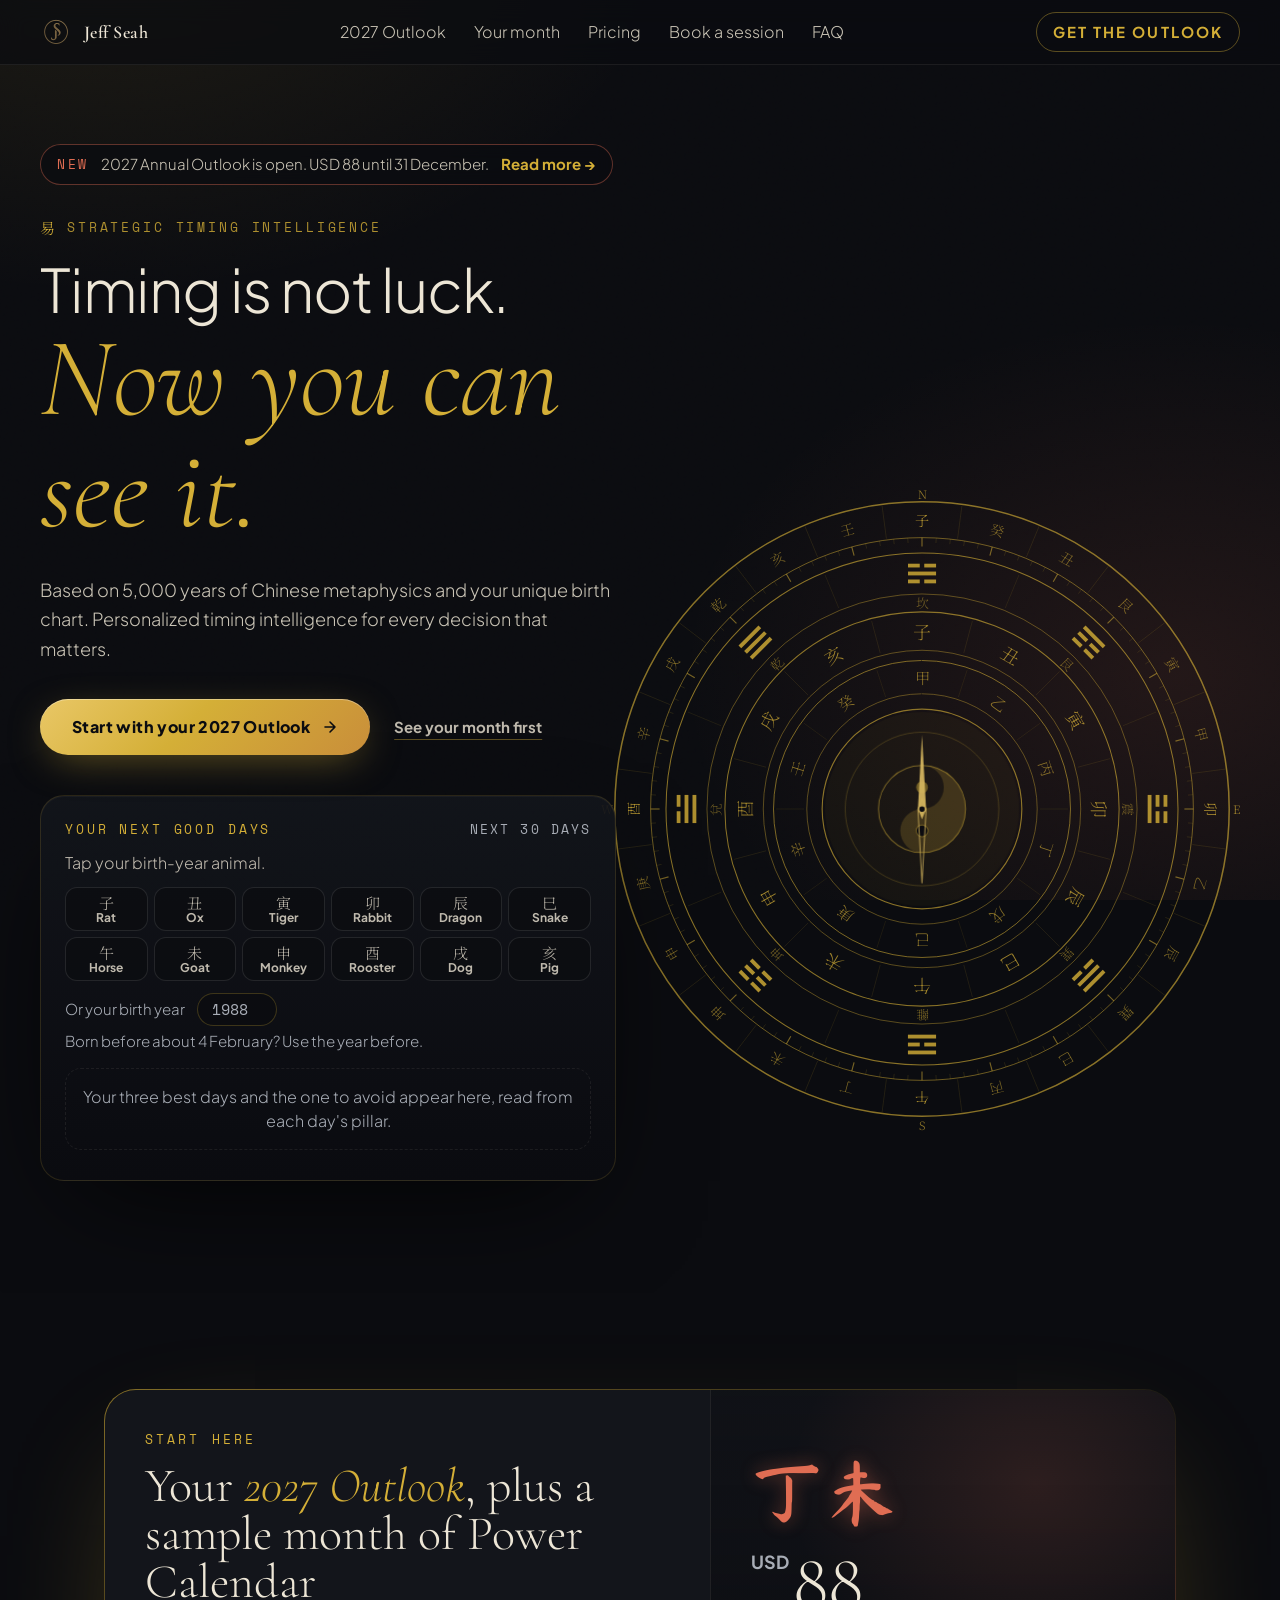
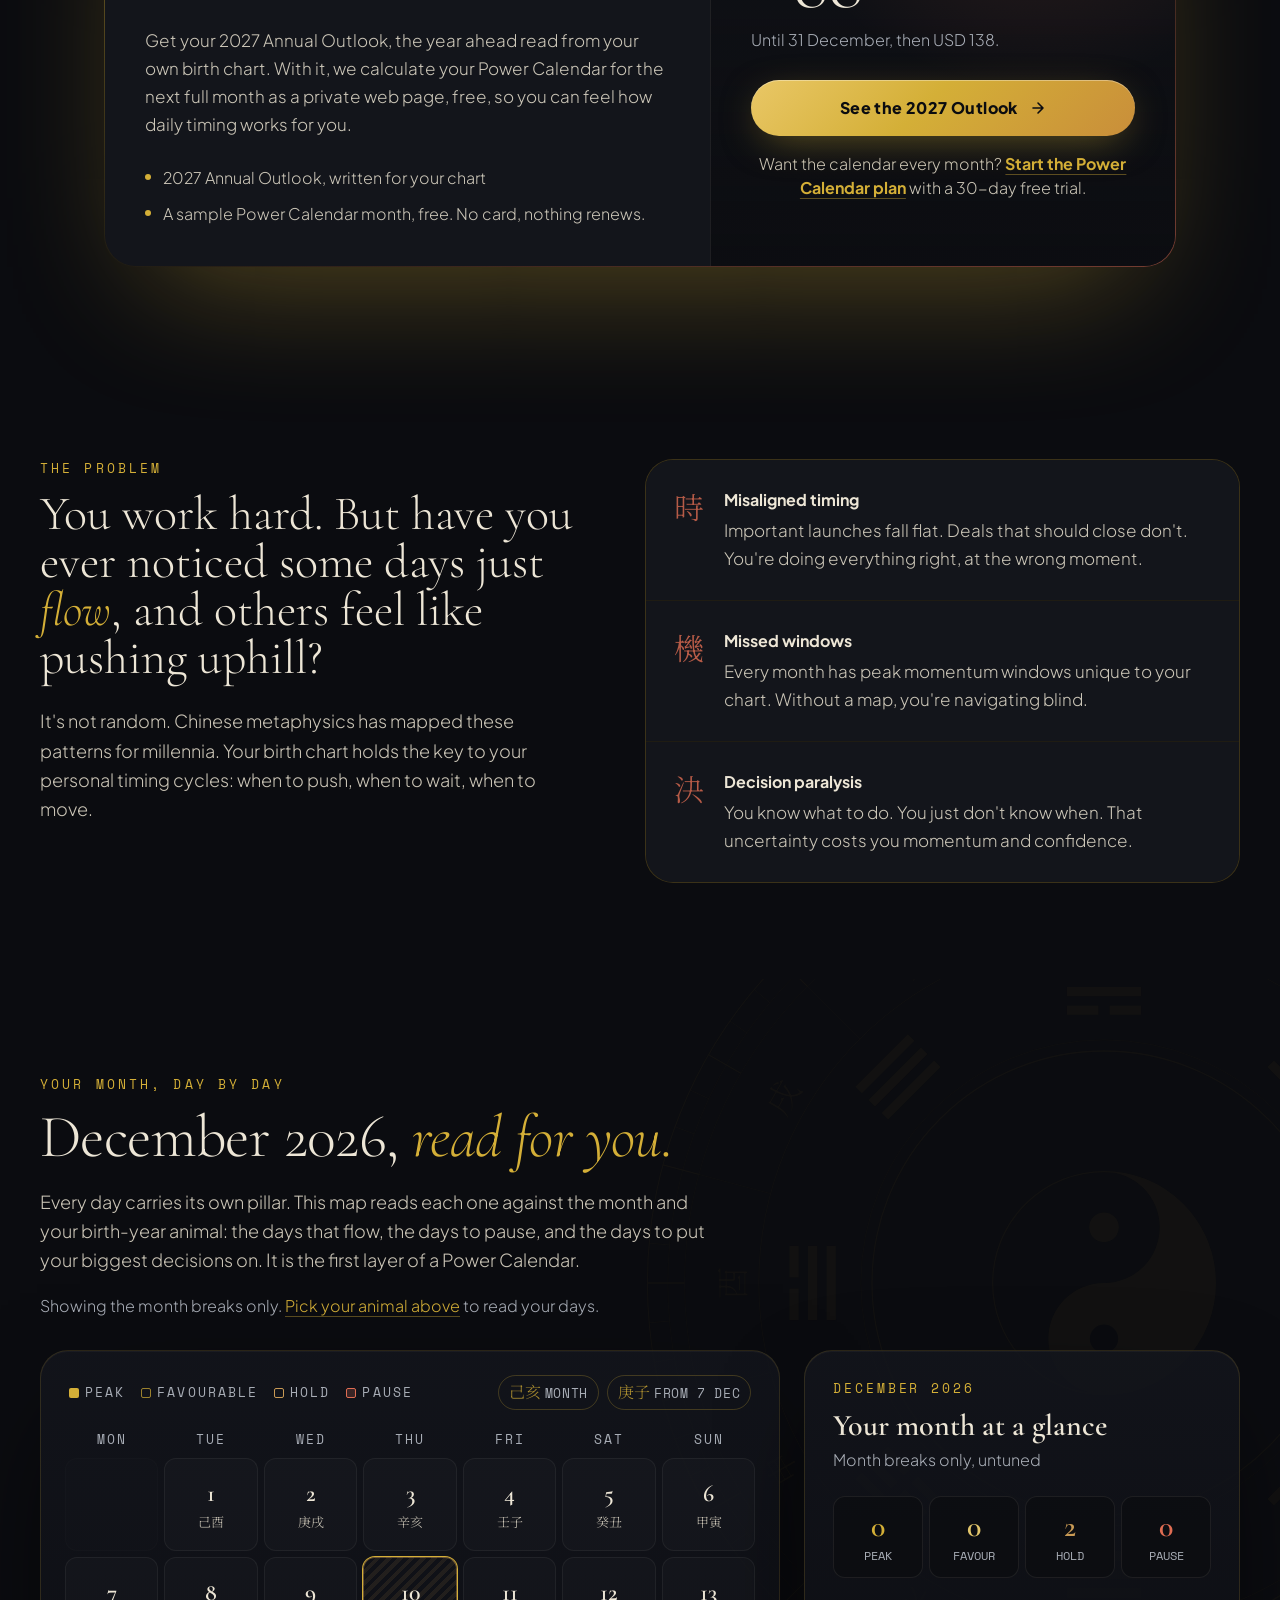
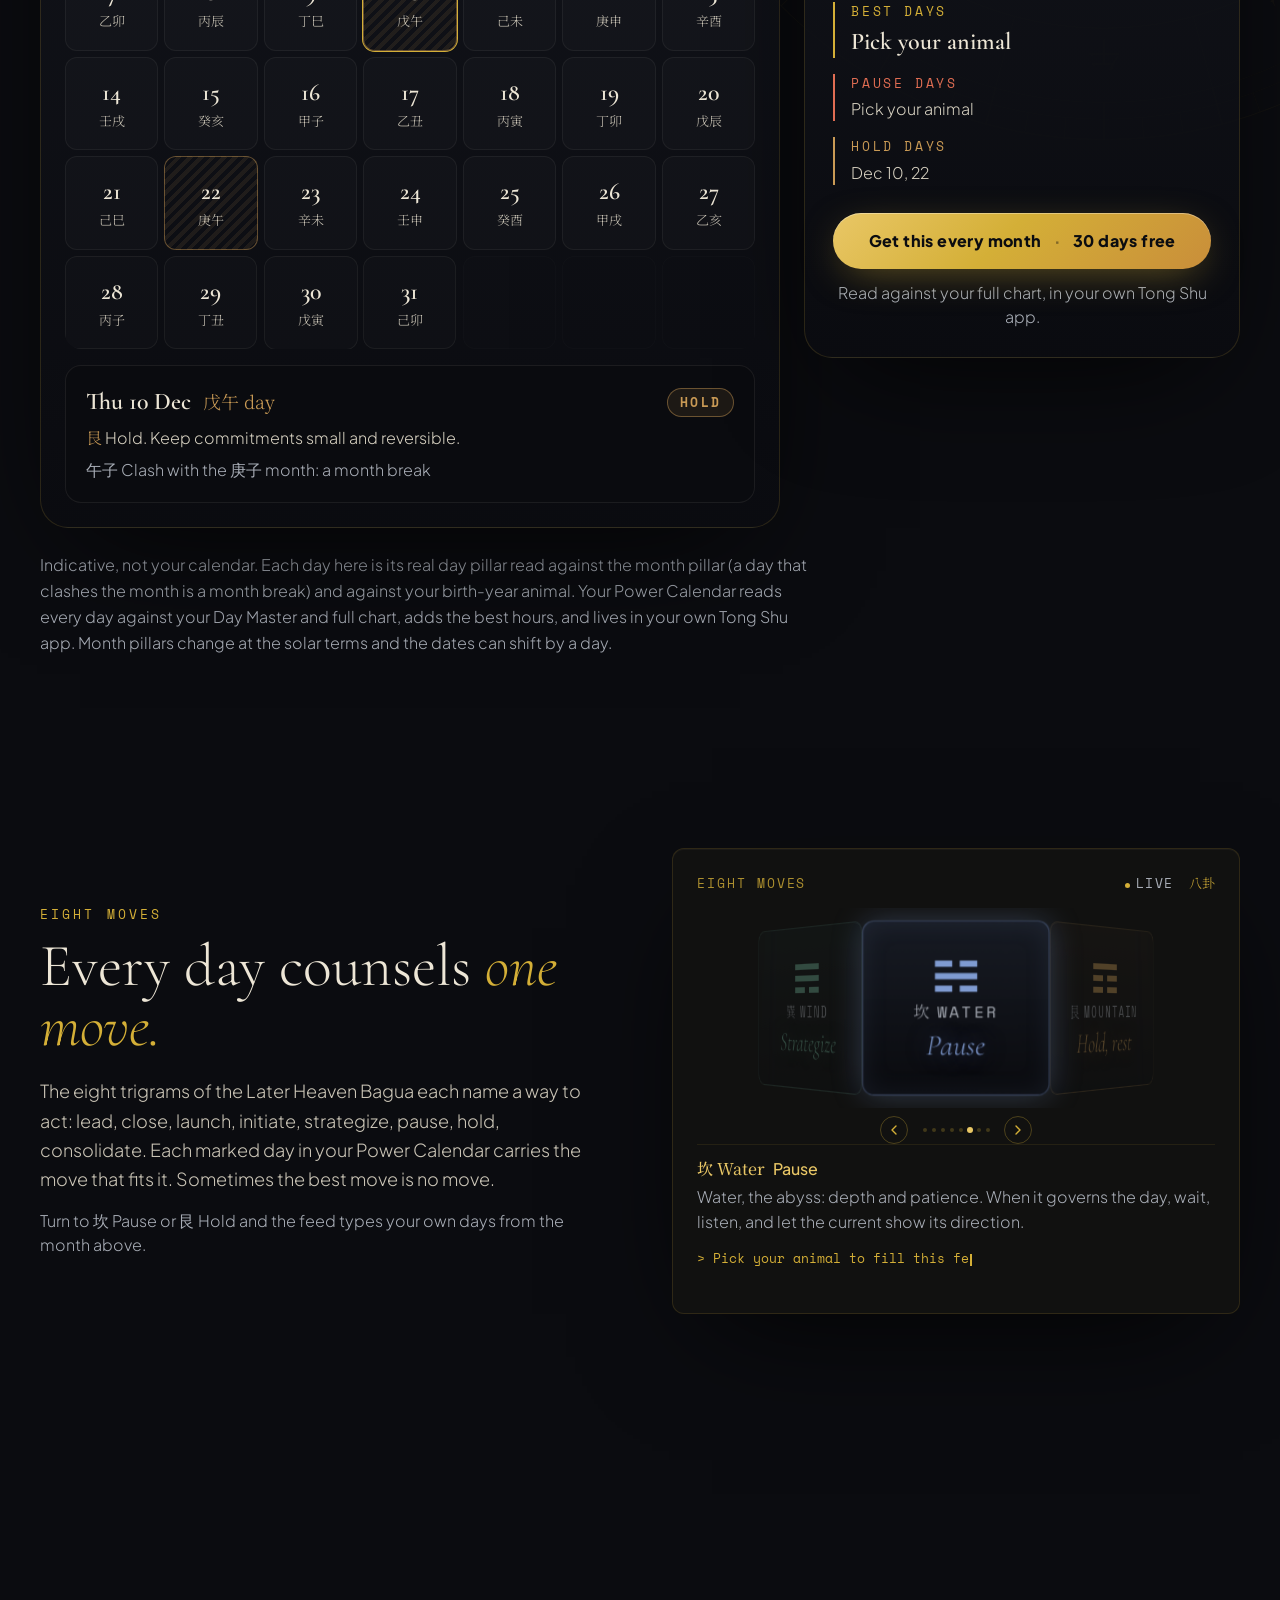
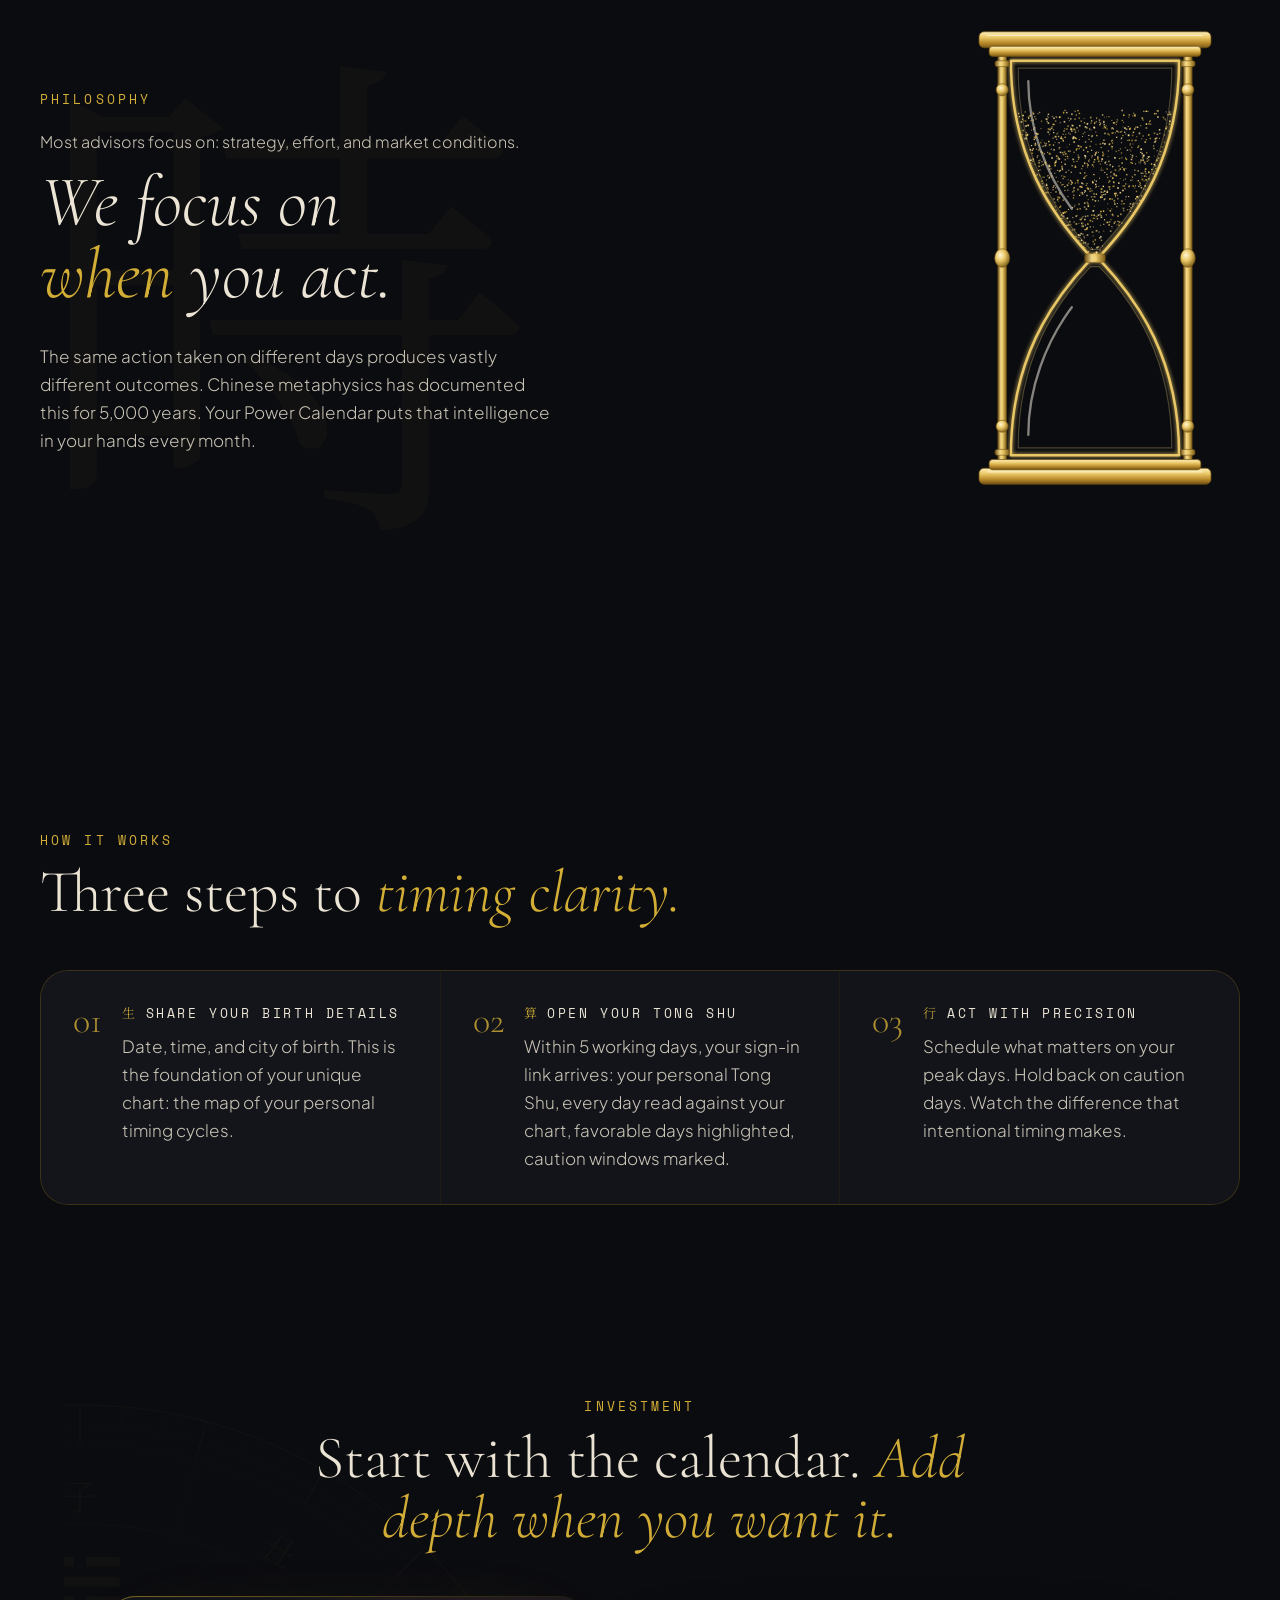
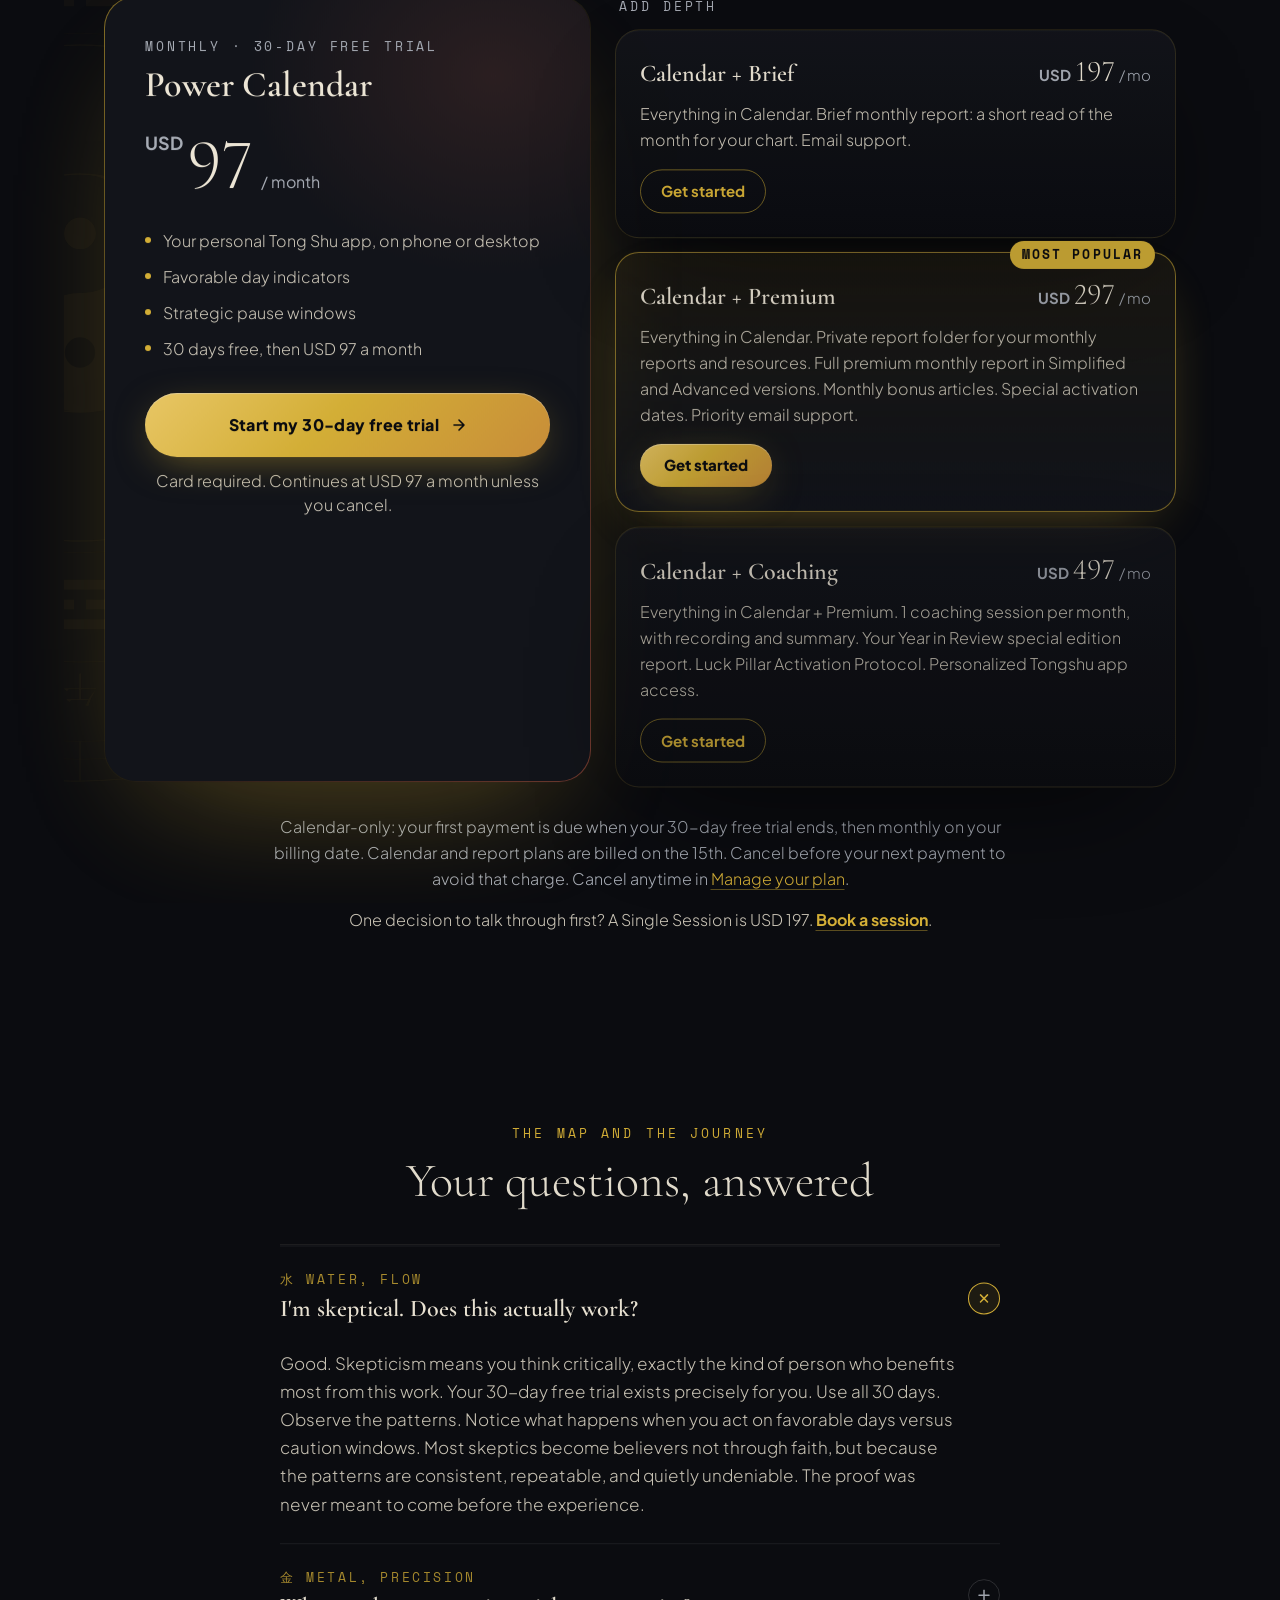
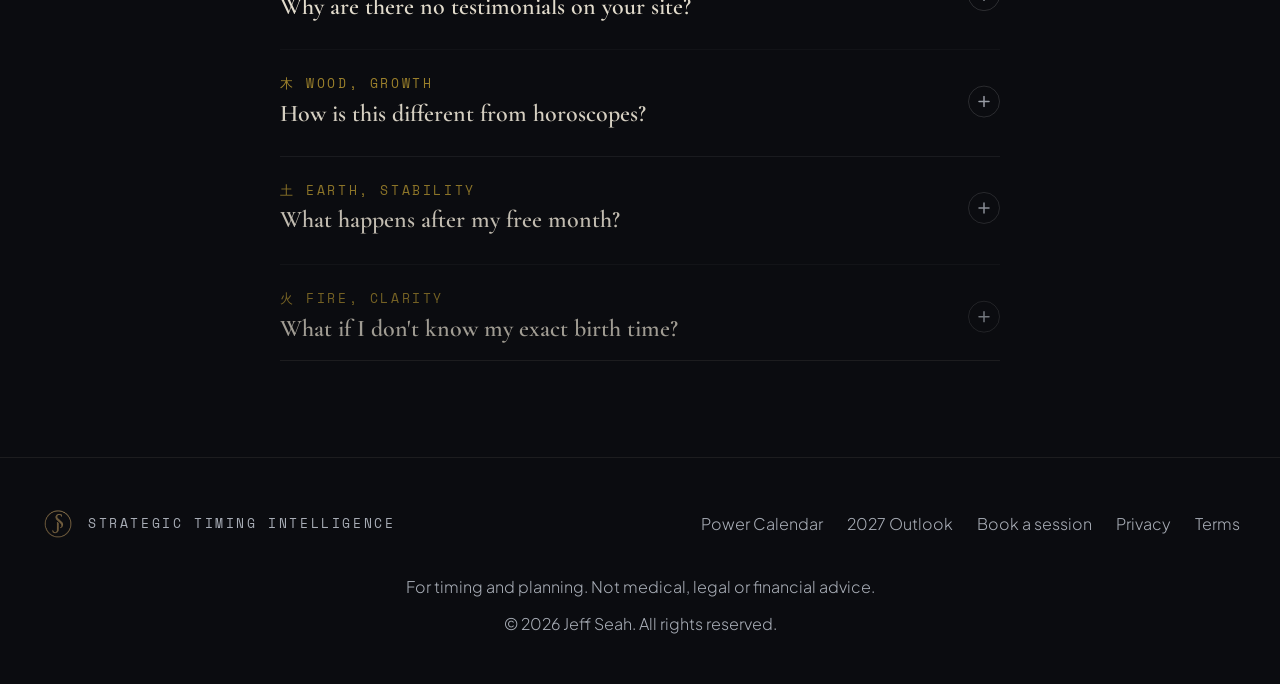
<file: index.html>
<!doctype html>
<html lang="en" class="preload">
<head>
  <meta charset="utf-8" />
  <meta name="viewport" content="width=device-width, initial-scale=1" />
  <title>Jeff Seah: Strategic Timing Intelligence, Power Calendar and 2027 Annual Outlook</title>
  <meta name="description" content="Personal timing intelligence from your birth chart. A monthly Power Calendar of favorable and caution days in your own personal Tong Shu app, one-to-one sessions, and the 2027 Annual Outlook. 30-day free trial, card required." />
  <link rel="canonical" href="https://www.jeffseah.rocks/" />
  <link rel="icon" type="image/png" sizes="64x64" href="/img/seal-64.png" />
  <link rel="apple-touch-icon" href="/img/seal-128.png" />
  <meta property="og:type" content="website" />
  <meta property="og:site_name" content="Jeff Seah" />
  <meta property="og:title" content="Jeff Seah: Strategic Timing Intelligence" />
  <meta property="og:description" content="Timing is not luck. A monthly Power Calendar of favorable and caution days calculated from your birth chart, plus the 2027 Annual Outlook. 30-day free trial, card required." />
  <meta property="og:url" content="https://www.jeffseah.rocks/" />
  <meta property="og:image" content="https://www.jeffseah.rocks/img/2027/og-2027.jpg" />
  <meta property="og:image:width" content="1200" />
  <meta property="og:image:height" content="630" />
  <meta name="twitter:card" content="summary_large_image" />
  <meta name="twitter:title" content="Jeff Seah: Strategic Timing Intelligence" />
  <meta name="twitter:description" content="A monthly Power Calendar of favorable and caution days calculated from your birth chart, plus the 2027 Annual Outlook." />
  <meta name="twitter:image" content="https://www.jeffseah.rocks/img/2027/og-2027.jpg" />

  <script>
    // Animated elements start hidden only when motion is allowed. Failsafe: show everything after 2.5 s if GSAP never runs.
    if (window.matchMedia('(prefers-reduced-motion: reduce)').matches) document.documentElement.classList.remove('preload');
    else setTimeout(() => document.documentElement.classList.remove('preload'), 2500);
  </script>

  <link rel="preconnect" href="https://fonts.googleapis.com" />
  <link rel="preconnect" href="https://fonts.gstatic.com" crossorigin />
  <link href="https://fonts.googleapis.com/css2?family=Cormorant+Garamond:ital,wght@0,300;0,600;1,300;1,400&family=Plus+Jakarta+Sans:wght@300;400;700;800&family=Space+Mono&family=Noto+Serif+TC:wght@400;700&display=swap" rel="stylesheet" />

  <!-- Brush regular script for 丁未 only, matching the calligraphy on the 2027 cover art. The text= subset keeps it to two glyphs. -->
  <link href="https://fonts.googleapis.com/css2?family=Ma+Shan+Zheng&text=%E4%B8%81%E6%9C%AA&display=swap" rel="stylesheet" />

  <link rel="stylesheet" href="/css/home.css" />

  <style>
    :root {
      --obsidian: #0B0C10;
      --coal: #13151B;
      --gold: #D4AF37;
      --gold-light: #E9C766;
      --champagne: #F3D98B;
      --ember: #E06D53;
      --ink: #7F9BD1;
      --jade: #6FB39A;
      --ivory: #EDE6D6;
      --ash: #A8ADB6;
      --text-muted: #A8ADB6;
      --serif: 'Cormorant Garamond', Georgia, serif;
      --mono: 'Space Mono', monospace;
      --noto: 'Noto Serif TC', serif;
      /* Wu Xing accents from BRAND.md, used by the prism faces */
      --wx-wood: #6FB39A;
      --wx-fire: #E06D53;
      --wx-earth: #C99A55;
      --wx-metal: #D9DCE1;
      --wx-water: #7F9BD1;
      --ease: cubic-bezier(0.16, 1, 0.3, 1);
      --ease-out: cubic-bezier(0.16, 1, 0.3, 1);
      --ease-spring: cubic-bezier(0.22, 1.35, 0.36, 1);
    }
    html { scroll-behavior: smooth; }
    body { background: var(--obsidian); color: var(--ivory); }
    [x-cloak] { display: none !important; }
    .preload [data-anim] { opacity: 0; }
    section[id], div[id] { scroll-margin-top: 5.5rem; }
    .sr-only { position: absolute; width: 1px; height: 1px; padding: 0; margin: -1px; overflow: hidden; clip: rect(0, 0, 0, 0); white-space: nowrap; border: 0; }

    /* Ambient layer: gold dawn top left, ember low right, film grain over both. */
    .ambient {
      position: fixed; inset: 0; z-index: -1; pointer-events: none;
      background:
        radial-gradient(60rem 40rem at 8% -10%, rgba(212, 175, 55, 0.10), transparent 60%),
        radial-gradient(50rem 36rem at 92% 75%, rgba(224, 109, 83, 0.11), transparent 62%),
        var(--obsidian);
    }
    .ambient::after {
      content: ''; position: absolute; inset: 0; opacity: 0.06; mix-blend-mode: overlay;
      background-image: url("data:image/svg+xml,%3Csvg viewBox='0 0 300 300' xmlns='http://www.w3.org/2000/svg'%3E%3Cfilter id='n'%3E%3CfeTurbulence type='fractalNoise' baseFrequency='0.85' numOctaves='3' stitchTiles='stitch'/%3E%3C/filter%3E%3Crect width='100%25' height='100%25' filter='url(%23n)'/%3E%3C/svg%3E");
    }
    .hairline { border-color: rgba(237, 230, 214, 0.08); }
    .gold-rule { height: 1px; background: linear-gradient(90deg, transparent, rgba(212, 175, 55, 0.5), transparent); }
    .panel {
      background: linear-gradient(180deg, rgba(19, 21, 27, 0.92), rgba(11, 12, 16, 0.92));
      border: 1px solid rgba(212, 175, 55, 0.16);
      box-shadow: 0 40px 120px -40px rgba(0, 0, 0, 0.9), inset 0 1px 0 rgba(237, 230, 214, 0.04);
    }

    /* Primary CTA: molten gold with an ember undertone on hover. */
    /* --mx / --my: a few px of magnetic pull toward the cursor (fine pointers only, set in JS). */
    .btn-ember {
      position: relative; overflow: hidden; isolation: isolate;
      background: linear-gradient(135deg, #E9C766 0%, var(--gold) 45%, #C98E3A 100%);
      color: var(--obsidian);
      box-shadow: 0 10px 40px -12px rgba(212, 175, 55, 0.55), inset 0 1px 0 rgba(255, 255, 255, 0.35);
      transform: translate3d(var(--mx, 0px), var(--my, 0px), 0);
      transition: transform 0.45s var(--ease), box-shadow 0.45s var(--ease);
    }
    /* Light sweep: on hover, and once when a price button scrolls into view (.is-charged). */
    .btn-ember::after {
      content: ''; position: absolute; inset: 0; z-index: -1; border-radius: inherit; pointer-events: none;
      background: linear-gradient(105deg, transparent 35%, rgba(255, 248, 225, 0.7) 50%, transparent 65%) 150% 0 / 250% 100% no-repeat;
    }
    .btn-ember.is-charged::after { animation: btnSheen 1.1s cubic-bezier(0.4, 0, 0.2, 1) 1; }
    @keyframes btnSheen { from { background-position: 150% 0; } to { background-position: -50% 0; } }
    .btn-ember svg { transition: transform 0.35s var(--ease); }
    @media (hover: hover) {
      .btn-ember:hover {
        transform: translate3d(var(--mx, 0px), calc(var(--my, 0px) - 3px), 0);
        box-shadow: 0 24px 64px -14px rgba(224, 109, 83, 0.7), 0 10px 28px -12px rgba(233, 199, 102, 0.75), inset 0 1px 0 rgba(255, 255, 255, 0.45);
      }
      .btn-ember:hover::after { animation: btnSheen 0.9s cubic-bezier(0.4, 0, 0.2, 1) 1; }
      .btn-ember:hover svg { transform: translateX(3px); }
    }
    /* Press: the tactile cue phones actually get. */
    .btn-ember:active {
      transform: translate3d(var(--mx, 0px), calc(var(--my, 0px) + 1px), 0) scale(0.98);
      box-shadow: 0 6px 22px -10px rgba(224, 109, 83, 0.6), inset 0 1px 0 rgba(255, 255, 255, 0.3);
      transition-duration: 0.12s;
    }
    .btn-ember:focus-visible, .focus-ring:focus-visible { outline: 2px solid var(--gold); outline-offset: 3px; }

    /* Nav seal (same as /2027 and /book). */
    .seal { position: relative; display: inline-block; flex-shrink: 0; }
    .seal > * { position: absolute; inset: 0; width: 100%; height: 100%; }
    .seal-ring, .seal-glint { transition: transform 1.1s cubic-bezier(0.45, 0, 0.2, 1); }
    .seal-glint, .seal-sheen { -webkit-mask: url(/img/seal-ring.png) center / 100% 100% no-repeat; mask: url(/img/seal-ring.png) center / 100% 100% no-repeat; }
    .seal-glint { background: conic-gradient(from 300deg, transparent 0deg, rgba(255, 240, 205, 0.95) 28deg, transparent 60deg); opacity: 0; transition: transform 1.1s cubic-bezier(0.45, 0, 0.2, 1), opacity 0.5s ease; }
    .seal-sheen { -webkit-mask-image: url(/img/seal-mark.png); mask-image: url(/img/seal-mark.png); background: linear-gradient(115deg, transparent 38%, rgba(255, 243, 212, 0.95) 50%, transparent 62%) 130% 0 / 300% 100% no-repeat; }
    .seal-sheen.is-sweeping { animation: seal-sheen 1.2s cubic-bezier(0.4, 0, 0.2, 1) 1 both; }
    @keyframes seal-sheen { from { background-position: 130% 0; } to { background-position: -30% 0; } }
    @media (hover: hover) and (pointer: fine) {
      .seal-link:hover .seal-ring, .seal-link:hover .seal-glint { transform: rotate(180deg); }
      .seal-link:hover .seal-glint { opacity: 1; }
    }

    /* Tone system for the month map (fixed site meanings: gold flow, ember friction, ink rest). */
    .tag-peak { --tone: var(--gold); }
    .tag-good { --tone: #E2C56B; }
    .tag-neutral { --tone: #A8ADB6; }
    .tag-hold { --tone: #C99A55; }
    .tag-pause { --tone: var(--ember); }
    .tone-text { color: var(--tone); }
    .chip { border: 1px solid color-mix(in srgb, var(--tone) 45%, transparent); background: color-mix(in srgb, var(--tone) 10%, transparent); color: var(--tone); }
    .day { position: relative; border: 1px solid rgba(237, 230, 214, 0.06); background: rgba(237, 230, 214, 0.02); transition: border-color 0.25s var(--ease), background-color 0.25s var(--ease), transform 0.25s var(--ease); }
    .day:hover, .day:focus-visible { border-color: rgba(212, 175, 55, 0.5); outline: none; }
    .day.is-active { border-color: var(--gold); box-shadow: 0 0 0 1px var(--gold); }
    .day.tag-peak { background: linear-gradient(160deg, rgba(212, 175, 55, 0.95), rgba(201, 142, 58, 0.9)); border-color: transparent; color: var(--obsidian); box-shadow: 0 8px 26px -10px rgba(212, 175, 55, 0.8); }
    .day.tag-good { border-color: rgba(212, 175, 55, 0.55); background: rgba(212, 175, 55, 0.08); }
    .day.tag-hold { border-color: rgba(201, 154, 85, 0.45); background: repeating-linear-gradient(135deg, rgba(201, 154, 85, 0.10) 0 4px, transparent 4px 8px); }
    .day.tag-pause { border-color: rgba(224, 109, 83, 0.7); background: rgba(224, 109, 83, 0.10); }
    .day.tag-peak .day-pillar { color: rgba(11, 12, 16, 0.7); }
    .day.tag-peak.is-breathing { animation: peakBreathe 5s ease-in-out infinite; animation-delay: calc(var(--n, 0) * 0.9s); }
    @keyframes peakBreathe {
      0%, 100% { box-shadow: 0 8px 26px -10px rgba(212, 175, 55, 0.8); }
      50% { box-shadow: 0 8px 30px -6px rgba(233, 199, 102, 0.95), 0 0 0 1px rgba(255, 236, 170, 0.45); }
    }
    .day.is-out { opacity: 0.25; pointer-events: none; }
    .scan { position: absolute; top: 0; bottom: 0; width: 22%; left: -25%; pointer-events: none;
      background: linear-gradient(90deg, transparent, rgba(212, 175, 55, 0.22), transparent); }

    /* Watermark Luopan, deep in the background (3.5 %). */
    .watermark { position: absolute; inset: 0; z-index: -1; overflow: hidden; pointer-events: none; }
    .watermark svg { aspect-ratio: 1; height: auto; opacity: 0.035; }

    /* 丁未 in brush calligraphy (as on the 2027 cover art), in Ding Fire ember. */
    .brush { font-family: 'Ma Shan Zheng', 'Noto Serif TC', serif; font-weight: 400; color: var(--ember); letter-spacing: 0.04em;
      text-shadow: 0 0 18px rgba(224, 109, 83, 0.45); }
    .evening-dot { width: 0.5rem; height: 0.5rem; border-radius: 9999px; background: var(--ink); }

    /* ---- Luopan (ported verbatim from the October refresh, re-toned) ---- */
    /* ── Luopan (the geomancer's compass) ──
       Four rings turn at different speeds and directions like the plates of a real
       Luopan: 24 Mountains, Later Heaven trigrams, twelve Branches, ten Stems.
       Hairlines draw on at load, the needle settles with a damped swing, a light
       sweep passes every so often. Pointer tilt and scroll parallax are set by JS
       through --rx, --ry and --py; everything is transform or opacity only. */
    .compass-container {
      position: absolute;
      inset: 0;
      display: flex;
      align-items: center;
      justify-content: center;
      z-index: 1;
      perspective: 1400px;
    }
    .compass-wrapper {
      position: relative;
      width: min(78vw, 78vh);
      height: min(78vw, 78vh);
      opacity: 0.8;
      transform: translate3d(0, var(--py, 0px), 0);
      will-change: transform;
    }
    .compass-tilt {
      position: absolute;
      inset: 0;
      transform: rotateX(var(--rx, 0deg)) rotateY(var(--ry, 0deg));
      transition: transform 0.9s var(--ease-out);
      transform-style: preserve-3d;
    }
    .luopan {
      position: absolute;
      inset: 0;
      width: 100%;
      height: 100%;
      overflow: visible;
    }
    .luopan text {
      font-family: 'Noto Serif TC', 'Noto Sans TC', 'Source Han Sans TC', serif;
      user-select: none;
    }
    .luopan .lp-ring, .luopan .lp-core, .luopan .lp-needle-settle, .luopan .lp-needle-idle, .luopan .lp-taiji {
      transform-box: view-box;
      transform-origin: 250px 250px;
    }
    /* Rings: content fades in after the hairlines have drawn */
    .luopan .lp-ring, .luopan .lp-core, .luopan .lp-cardinal {
      opacity: 0;
      animation: lpFade 1.4s ease 1.1s both;
    }
    .luopan .lp-core { animation-delay: 0.6s; }
    .luopan .lp-ring--mountains { animation-name: lpFade, compassSpin; animation-duration: 1.4s, 240s; animation-delay: 1.1s, 0s; animation-timing-function: ease, linear; animation-iteration-count: 1, infinite; }
    .luopan .lp-ring--trigrams  { animation-name: lpFade, compassSpinBack; animation-duration: 1.4s, 180s; animation-delay: 1.25s, 0s; animation-timing-function: ease, linear; animation-iteration-count: 1, infinite; }
    .luopan .lp-ring--branches  { animation-name: lpFade, compassSpin; animation-duration: 1.4s, 120s; animation-delay: 1.4s, 0s; animation-timing-function: ease, linear; animation-iteration-count: 1, infinite; }
    .luopan .lp-ring--stems     { animation-name: lpFade, compassSpinBack; animation-duration: 1.4s, 90s; animation-delay: 1.55s, 0s; animation-timing-function: ease, linear; animation-iteration-count: 1, infinite; }
    /* Hairline draw-on, staggered from the outside in */
    .luopan .lp-draw circle {
      stroke-dasharray: 1;
      stroke-dashoffset: 1;
      animation: lpDraw 1.6s var(--ease-out) both;
      animation-delay: calc(0.15s + var(--i, 0) * 0.12s);
      transform-box: view-box;
      transform-origin: 250px 250px;
      transform: rotate(-90deg);
    }
    @keyframes lpDraw { to { stroke-dashoffset: 0; } }
    @keyframes lpFade { from { opacity: 0; } to { opacity: 1; } }
    /* The needle: a damped swing that settles on north, then a slow idle sway */
    .luopan .lp-needle-settle { animation: lpNeedleSettle 3.4s cubic-bezier(0.33, 0, 0.2, 1) 0.9s both; }
    .luopan .lp-needle-idle { animation: lpNeedleIdle 7s ease-in-out 4.3s infinite; }
    @keyframes lpNeedleSettle {
      0%   { transform: rotate(-62deg); }
      34%  { transform: rotate(17deg); }
      54%  { transform: rotate(-7deg); }
      70%  { transform: rotate(3deg); }
      84%  { transform: rotate(-1.2deg); }
      100% { transform: rotate(0deg); }
    }
    @keyframes lpNeedleIdle {
      0%, 100% { transform: rotate(0deg); }
      50% { transform: rotate(1.6deg); }
    }
    .luopan .lp-taiji { animation: compassSpin 200s linear infinite; }
    /* Light sweep: one soft wedge of light that crosses the plates */
    .compass-sweep {
      position: absolute;
      inset: -2%;
      border-radius: 50%;
      background: conic-gradient(from 0deg, transparent 0deg, rgba(233,199,102,0.16) 18deg, transparent 40deg, transparent 360deg);
      -webkit-mask-image: radial-gradient(circle, transparent 14%, #000 32%, #000 92%, transparent 100%);
      mask-image: radial-gradient(circle, transparent 14%, #000 32%, #000 92%, transparent 100%);
      opacity: 0;
      animation: lpSweep 26s linear 3s infinite;
      pointer-events: none;
      will-change: transform, opacity;
    }
    @keyframes lpSweep {
      0%   { transform: rotate(0deg); opacity: 0; }
      4%   { opacity: 1; }
      22%  { transform: rotate(360deg); opacity: 1; }
      26%  { opacity: 0; transform: rotate(420deg); }
      100% { opacity: 0; transform: rotate(420deg); }
    }
    /* Offscreen: JS adds .is-paused to the hero so nothing spins while it cannot be seen */
    .hero.is-paused .luopan *, .hero.is-paused .compass-sweep { animation-play-state: paused; }

    @keyframes compassSpin {
      from { transform: rotate(0deg); }
      to { transform: rotate(360deg); }
    }
    @keyframes compassSpinBack {
      from { transform: rotate(0deg); }
      to { transform: rotate(-360deg); }
    }
    /* Placement in the rebuilt hero: right-hand side on desktop, a faint backdrop on phones. */
    .hero .compass-container { justify-content: flex-end; padding-right: 3vw; }
    .hero .compass-wrapper { width: min(50vw, 86vh, 46rem); height: min(50vw, 86vh, 46rem); opacity: 0.9; }
    @media (max-width: 1023px) {
      .hero .compass-container { justify-content: center; align-items: flex-start; padding: 4.5rem 0 0; opacity: 0.32; }
      .hero .compass-wrapper { width: min(118vw, 36rem); height: min(118vw, 36rem); }
    }

    /* ---- Eight moves: panel chrome and Bagua prism (ported, re-toned) ---- */
    .wx-panel {
      margin-top: 1.5rem; flex: 1; display: flex; flex-direction: column;
      padding: 1rem 1rem 1.1rem;
      border: 1px solid rgba(212,175,55,0.15); border-radius: 0.75rem; background: rgba(212,175,55,0.03);
    }
    .wx-panel-head { display: flex; justify-content: space-between; align-items: baseline; gap: 1rem; margin-bottom: 0.6rem; }
    .wx-panel-label { font-family: var(--mono); font-size: 0.8125rem; color: var(--gold); letter-spacing: 0.15em; text-transform: uppercase; opacity: 0.8; }
    .wx-panel-hint { font-family: var(--mono); font-size: 0.8125rem; color: var(--text-muted); letter-spacing: 0.1em; text-transform: uppercase; white-space: nowrap; }
    .wx-panel-hint .zh { font-family: var(--noto); color: var(--gold); letter-spacing: 0; text-transform: none; margin-left: 0.4rem; }
    .wx-panel-hint .hint-live::before { content: ''; display: inline-block; width: 5px; height: 5px; border-radius: 50%; background: var(--gold); margin-right: 0.4rem; vertical-align: middle; animation: blink 2.4s ease-in-out infinite; }
    .wx-panel-hint .hint-touch { display: none; }
    @media (max-width: 379px) { .wx-panel-hint { display: none; } }
    .wx-readout { min-height: 3.2rem; margin-top: auto; padding-top: 0.75rem; border-top: 1px solid rgba(212,175,55,0.1); }
    .wx-readout-title { font-size: 1rem; color: var(--gold-light); font-weight: 500; display: flex; align-items: baseline; gap: 0.5rem; flex-wrap: wrap; }
    .wx-readout-title .zh { font-family: var(--noto); font-size: 1rem; }
    .wx-readout-text { font-size: 1rem; color: var(--text-muted); line-height: 1.55; margin-top: 0.3rem; }

    /* ── Strategic Pauses: an octagonal Bagua prism, one trigram and its action per face ── */
    .bagua-prism-stage { position: relative; height: 176px; perspective: 900px; margin: 0.25rem -1rem 0.5rem; overflow: hidden; -webkit-mask-image: linear-gradient(90deg, transparent, #000 18%, #000 82%, transparent); mask-image: linear-gradient(90deg, transparent, #000 18%, #000 82%, transparent); }
    .bagua-prism {
      position: absolute; left: 50%; top: 50%; width: 150px; height: 140px; margin: -70px 0 0 -75px;
      transform-style: preserve-3d; transform: rotateY(var(--ry, 0deg));
      transition: transform 0.9s var(--ease-spring); cursor: pointer; outline: none;
      -webkit-tap-highlight-color: transparent;
    }
    .bagua-prism:focus-visible .bagua-face.is-front { border-color: var(--gold-light); box-shadow: 0 0 0 2px var(--gold-light), 0 0 26px color-mix(in srgb, var(--c) 30%, transparent); }
    .bagua-face {
      position: absolute; inset: 0; border-radius: 0.6rem; backface-visibility: hidden;
      border: 1px solid color-mix(in srgb, var(--c) 35%, transparent);
      background: linear-gradient(180deg, color-mix(in srgb, var(--c) 10%, rgba(11,12,16,0.92)), rgba(11,12,16,0.96));
      display: flex; flex-direction: column; align-items: center; justify-content: center; gap: 0.35rem;
      transform: rotateY(var(--a)) translateZ(181px); opacity: 0.35; transition: opacity 0.6s, border-color 0.3s, box-shadow 0.6s;
    }
    .bagua-face.is-front { opacity: 1; box-shadow: 0 0 26px color-mix(in srgb, var(--c) 30%, transparent), inset 0 0 20px color-mix(in srgb, var(--c) 10%, transparent); }
    .bagua-face[data-wx="metal"] { --c: var(--wx-metal); } .bagua-face[data-wx="fire"] { --c: var(--wx-fire); }
    .bagua-face[data-wx="wood"] { --c: var(--wx-wood); } .bagua-face[data-wx="water"] { --c: var(--wx-water); } .bagua-face[data-wx="earth"] { --c: var(--wx-earth); }
    .bagua-face svg { width: 34px; height: 30px; display: block; }
    .bagua-face svg rect { fill: var(--c); }
    .bf-name { font-family: var(--noto); font-size: 0.8rem; color: var(--text-muted); letter-spacing: 0.05em; }
    .bf-name .en { font-family: var(--mono); font-size: 0.8125rem; letter-spacing: 0.15em; text-transform: uppercase; margin-left: 0.35rem; }
    .bf-action { font-family: var(--serif); font-style: italic; font-size: 1.45rem; line-height: 1; color: var(--c); text-shadow: 0 0 18px color-mix(in srgb, var(--c) 55%, transparent); }
    .bagua-nav { display: flex; justify-content: center; align-items: center; gap: 0.5rem; }
    .bagua-nav button {
      width: 28px; height: 28px; border-radius: 50%; border: 1px solid rgba(212,175,55,0.3); background: none; color: var(--gold);
      cursor: pointer; display: inline-flex; align-items: center; justify-content: center; transition: border-color 0.3s, background 0.3s;
    }
    .bagua-nav button:hover, .bagua-nav button:focus-visible { border-color: var(--gold-light); background: rgba(212,175,55,0.1); }
    .bagua-dots { display: flex; gap: 5px; align-items: center; padding: 0 0.4rem; }
    .bagua-dots i { width: 4px; height: 4px; border-radius: 50%; background: rgba(212,175,55,0.25); display: block; transition: background 0.3s, transform 0.3s; }
    .bagua-dots i.on { background: var(--gold-light); transform: scale(1.5); }
    .typewriter-feed { font-family: var(--mono); font-size: 0.8rem; color: var(--gold); line-height: 1.8; margin-top: 0.75rem; min-height: 2.6rem; }
    .cursor { display: inline-block; width: 2px; height: 0.9em; background: var(--gold); animation: blink 1s step-end infinite; vertical-align: middle; margin-left: 1px; }
    @keyframes blink { 0%, 100% { opacity: 1; } 50% { opacity: 0; } }
    .moves .wx-panel { margin-top: 0; }
    .moves .bagua-prism-stage { height: 200px; }
    .moves.is-paused .cursor { animation-play-state: paused; }

    /* ---- Philosophy: hourglass to Hexagram 49 (ported, re-toned) ---- */
    /* ── Hourglass: a hairline gold frame and a canvas of gold dust. The dust drains, the whole
       glass bursts into grains, and the grains gather into Hexagram 49 革 before dissolving back. ── */
    .manifesto-grid { display: grid; grid-template-columns: minmax(0, 1fr) auto; gap: 3rem 4rem; align-items: center; position: relative; z-index: 1; }
    .hourglass-wrap { justify-self: center; text-align: center; --w: 290px; width: var(--w); --slot: 5.5rem; padding-top: var(--slot);
      /* The hexagram's bottom bar sits 120.5 of 200 viewBox units above the stage foot; lift the quote to about 36px under it */
      --lift: calc(var(--w) * -0.6025 + 20px); }
    .hourglass-stage { position: relative; width: 100%; aspect-ratio: 200 / 340; }
    .hourglass-svg { position: absolute; inset: 0; width: 100%; height: 100%; overflow: visible; transition: opacity 0.5s ease; }
    .hourglass-canvas { position: absolute; inset: 0; width: 100%; height: 100%; display: block; }
    .hourglass-wrap.is-burst .hourglass-svg { opacity: 0; }
    /* The quote lives in a fixed-height slot under the glass (a matching top pad keeps the glass centred
       against the copy). It is present for screen readers throughout and shown while the hexagram holds. */
    .hourglass-quote { height: var(--slot); padding-top: 1rem; opacity: 0; transform: translateY(calc(var(--lift) + 10px)); letter-spacing: 0.06em;
      transition: opacity 0.9s ease, transform 1.1s var(--ease-out), letter-spacing 1.4s var(--ease-out); }
    .hourglass-wrap.is-hex .hourglass-quote { opacity: 1; transform: translateY(var(--lift)); letter-spacing: 0; }
    .hourglass-quote .hg-quote { font-family: var(--noto); font-size: 1rem; color: var(--gold-light); }
    .hourglass-quote .hg-trans { font-family: var(--serif); font-style: italic; font-size: 1.0625rem; color: var(--text-muted); line-height: 1.5; margin-top: 0.3rem; }
    @media (min-width: 901px) {
      .manifesto-bg { justify-content: flex-start; padding-left: 2vw; }
    }
    @media (max-width: 900px) {
      .manifesto-grid { grid-template-columns: 1fr; }
      .hourglass-wrap { --w: 230px; margin-top: 0; padding-top: 0; --slot: 6rem; }
      .manifesto-bg { align-items: flex-start; padding-top: 1rem; }
      .manifesto-bg-glyph { font-size: 60vw; }
    }


    @media (prefers-reduced-motion: reduce) {
      html { scroll-behavior: auto; }
      .seal-sheen.is-sweeping, .luopan *, .compass-sweep, .cursor, .hint-live::before { animation: none !important; }
      .seal-ring, .seal-glint { transition: none; }
      .seal-link:hover .seal-ring, .seal-link:hover .seal-glint { transform: none; }
      .btn-ember, .btn-ember svg, .day { transition: none; }
      .wx-panel-hint .hint-live { display: none; }
      .wx-panel-hint .hint-touch { display: inline; }
      .bagua-prism, .bagua-face { transition: none; }
      .hourglass-svg { opacity: 0; }
      .hourglass-quote { opacity: 1; transform: translateY(var(--lift)); letter-spacing: 0; transition: none; }
      .luopan .lp-ring, .luopan .lp-core, .luopan .lp-cardinal { opacity: 1; }
      .luopan .lp-draw circle { stroke-dashoffset: 0; }
      .compass-tilt { transform: none !important; transition: none; }
      .compass-wrapper { transform: none; }
      .compass-sweep { display: none; }
      .scan { display: none; }
    }
    /* Hero eyebrow: 丁未 warms from muted gold to ember (Fire Goat year). */
    .ember-glow { color: rgba(212, 175, 55, 0.55); animation: emberShift 1.5s ease-in-out 0.9s forwards; }
    @keyframes emberShift { to { color: var(--ember); text-shadow: 0 0 12px rgba(224, 109, 83, 0.5), 0 0 2px rgba(224, 109, 83, 0.7); } }

    /* Footer: one light sweep across the seal and the line when the footer scrolls into view. */
    .sweep-seal { position: relative; display: inline-block; flex: none; line-height: 0; }
    .sweep-seal::after { content: ""; position: absolute; inset: 0; opacity: 0;
      background: linear-gradient(100deg, transparent 40%, rgba(255, 243, 196, 0.95) 50%, transparent 60%) 130% 0 / 300% 100% no-repeat;
      -webkit-mask: url(/img/seal-mark.png) center / contain no-repeat; mask: url(/img/seal-mark.png) center / contain no-repeat; }
    .sweep-text { position: relative; }
    .sweep-text::after { content: attr(data-text); position: absolute; inset: 0; opacity: 0; color: transparent; pointer-events: none;
      -webkit-background-clip: text; background-clip: text;
      background: linear-gradient(100deg, transparent 40%, rgba(255, 243, 196, 0.95) 50%, transparent 60%) 130% 0 / 300% 100% no-repeat;
      -webkit-background-clip: text; background-clip: text; }
    .is-swept .sweep-seal::after { opacity: 1; animation: sweepSeal 9s ease-in-out infinite; }
    .is-swept .sweep-text::after { opacity: 1; animation: sweepText 9s ease-in-out 0.9s infinite both; }
    @keyframes footSweep { from { background-position: 130% 0; } to { background-position: -30% 0; } }
    /* Looping sweeps: the pass takes the first part of the cycle, then the light rests off to the left. */
    @keyframes sweepSeal { 0% { background-position: 130% 0; } 18% { background-position: -30% 0; } 100% { background-position: -30% 0; } }
    @keyframes sweepText { 0% { background-position: 130% 0; } 38% { background-position: -30% 0; } 100% { background-position: -30% 0; } }
    /* Hero eyebrow: a slow light sweep across "Strategic Timing Intelligence" every 10 s. */
    .eb-sweep { position: relative; }
    .eb-sweep::after { content: attr(data-text); position: absolute; inset: 0; color: transparent; pointer-events: none;
      background: linear-gradient(100deg, transparent 40%, rgba(255, 243, 196, 0.95) 50%, transparent 60%) 130% 0 / 300% 100% no-repeat;
      -webkit-background-clip: text; background-clip: text; animation: ebLoop 10s ease-in-out 2.4s infinite both; }
    @keyframes ebLoop { 0% { background-position: 130% 0; } 26% { background-position: -30% 0; } 100% { background-position: -30% 0; } }
    /* Outlook card: 丁未 glows like a banked fire, slowly. */
    .brush-breathe { animation: brushBreathe 6s ease-in-out infinite; }
    @keyframes brushBreathe { 0%, 100% { text-shadow: 0 0 0 rgba(224, 109, 83, 0); } 50% { text-shadow: 0 0 18px rgba(224, 109, 83, 0.55), 0 0 2px rgba(224, 109, 83, 0.5); } }
    /* Most Popular badge: a light passes over it every 8 s. */
    .badge-sheen { overflow: hidden; isolation: isolate; }
    .badge-sheen::after { content: ''; position: absolute; inset: 0; z-index: -1; border-radius: inherit; pointer-events: none;
      background: linear-gradient(105deg, transparent 35%, rgba(255, 250, 230, 0.85) 50%, transparent 65%) 150% 0 / 250% 100% no-repeat;
      animation: badgeSheen 8s ease-in-out 1.5s infinite both; }
    @keyframes badgeSheen { 0% { background-position: 150% 0; } 14% { background-position: -50% 0; } 100% { background-position: -50% 0; } }
    @media (prefers-reduced-motion: reduce) {
      .eb-sweep::after, .brush-breathe, .badge-sheen::after, .day.tag-peak.is-breathing,
      .btn-ember::after, .btn-ember:hover::after, .btn-ember.is-charged::after { animation: none; }
    }
    @media (prefers-reduced-motion: reduce) { .ember-glow { animation: none; color: var(--ember); } .is-swept .sweep-seal::after, .is-swept .sweep-text::after { animation: none; opacity: 0; } }
  </style>

  <!-- Self-hosted, so no third-party host sits on the paint path. Deferred scripts run in order once the page
       is parsed: GSAP, then Alpine. The inline scripts in the body have registered their alpine:init listeners by then. -->
  <script defer src="/js/vendor/gsap-3.12.5.min.js"></script>
  <script defer src="/js/vendor/alpine-3.14.9.min.js"></script>
<script defer src="/js/clarity.js" data-clarity-project="zi9oun1lgi" data-clarity-hosts="jeffseah.rocks,www.jeffseah.rocks" data-clarity-paths="/,/2027,/book,/power-calendar,/portal-guide,/tongshu-guide,/privacy,/terms" data-clarity-privacy="/privacy"></script>
</head>

<body class="font-sans font-light antialiased selection:bg-gold/30" x-data>
  <a href="#main" class="sr-only focus:not-sr-only focus:fixed focus:left-4 focus:top-4 focus:z-[60] focus:rounded-full focus:bg-gold focus:px-4 focus:py-2 focus:text-[15px] focus:font-bold focus:text-obsidian">Skip to content</a>
  <div class="ambient" aria-hidden="true"></div>
  <!-- Watermark Luopan (same symbol as /2027 and /book). -->
  <svg width="0" height="0" class="absolute" aria-hidden="true" focusable="false"><symbol id="bagua" viewBox="-500 -500 1000 1000"><circle r="492" fill="none" stroke="#D4AF37" stroke-width="1.2"/><circle r="470" fill="none" stroke="#D4AF37" stroke-width="0.6"/><line x1="0.0" y1="-452.0" x2="0.0" y2="-492.0" stroke="#D4AF37" stroke-width="1.4"/><line x1="41.0" y1="-468.2" x2="42.9" y2="-490.1" stroke="#D4AF37" stroke-width="0.7"/><line x1="81.6" y1="-462.9" x2="85.4" y2="-484.5" stroke="#D4AF37" stroke-width="0.7"/><line x1="117.0" y1="-436.6" x2="127.3" y2="-475.2" stroke="#D4AF37" stroke-width="1.4"/><line x1="160.7" y1="-441.7" x2="168.3" y2="-462.3" stroke="#D4AF37" stroke-width="0.7"/><line x1="198.6" y1="-426.0" x2="207.9" y2="-445.9" stroke="#D4AF37" stroke-width="0.7"/><line x1="226.0" y1="-391.4" x2="246.0" y2="-426.1" stroke="#D4AF37" stroke-width="1.4"/><line x1="269.6" y1="-385.0" x2="282.2" y2="-403.0" stroke="#D4AF37" stroke-width="0.7"/><line x1="302.1" y1="-360.0" x2="316.3" y2="-376.9" stroke="#D4AF37" stroke-width="0.7"/><line x1="319.6" y1="-319.6" x2="347.9" y2="-347.9" stroke="#D4AF37" stroke-width="1.4"/><line x1="360.0" y1="-302.1" x2="376.9" y2="-316.3" stroke="#D4AF37" stroke-width="0.7"/><line x1="385.0" y1="-269.6" x2="403.0" y2="-282.2" stroke="#D4AF37" stroke-width="0.7"/><line x1="391.4" y1="-226.0" x2="426.1" y2="-246.0" stroke="#D4AF37" stroke-width="1.4"/><line x1="426.0" y1="-198.6" x2="445.9" y2="-207.9" stroke="#D4AF37" stroke-width="0.7"/><line x1="441.7" y1="-160.7" x2="462.3" y2="-168.3" stroke="#D4AF37" stroke-width="0.7"/><line x1="436.6" y1="-117.0" x2="475.2" y2="-127.3" stroke="#D4AF37" stroke-width="1.4"/><line x1="462.9" y1="-81.6" x2="484.5" y2="-85.4" stroke="#D4AF37" stroke-width="0.7"/><line x1="468.2" y1="-41.0" x2="490.1" y2="-42.9" stroke="#D4AF37" stroke-width="0.7"/><line x1="452.0" y1="-0.0" x2="492.0" y2="-0.0" stroke="#D4AF37" stroke-width="1.4"/><line x1="468.2" y1="41.0" x2="490.1" y2="42.9" stroke="#D4AF37" stroke-width="0.7"/><line x1="462.9" y1="81.6" x2="484.5" y2="85.4" stroke="#D4AF37" stroke-width="0.7"/><line x1="436.6" y1="117.0" x2="475.2" y2="127.3" stroke="#D4AF37" stroke-width="1.4"/><line x1="441.7" y1="160.7" x2="462.3" y2="168.3" stroke="#D4AF37" stroke-width="0.7"/><line x1="426.0" y1="198.6" x2="445.9" y2="207.9" stroke="#D4AF37" stroke-width="0.7"/><line x1="391.4" y1="226.0" x2="426.1" y2="246.0" stroke="#D4AF37" stroke-width="1.4"/><line x1="385.0" y1="269.6" x2="403.0" y2="282.2" stroke="#D4AF37" stroke-width="0.7"/><line x1="360.0" y1="302.1" x2="376.9" y2="316.3" stroke="#D4AF37" stroke-width="0.7"/><line x1="319.6" y1="319.6" x2="347.9" y2="347.9" stroke="#D4AF37" stroke-width="1.4"/><line x1="302.1" y1="360.0" x2="316.3" y2="376.9" stroke="#D4AF37" stroke-width="0.7"/><line x1="269.6" y1="385.0" x2="282.2" y2="403.0" stroke="#D4AF37" stroke-width="0.7"/><line x1="226.0" y1="391.4" x2="246.0" y2="426.1" stroke="#D4AF37" stroke-width="1.4"/><line x1="198.6" y1="426.0" x2="207.9" y2="445.9" stroke="#D4AF37" stroke-width="0.7"/><line x1="160.7" y1="441.7" x2="168.3" y2="462.3" stroke="#D4AF37" stroke-width="0.7"/><line x1="117.0" y1="436.6" x2="127.3" y2="475.2" stroke="#D4AF37" stroke-width="1.4"/><line x1="81.6" y1="462.9" x2="85.4" y2="484.5" stroke="#D4AF37" stroke-width="0.7"/><line x1="41.0" y1="468.2" x2="42.9" y2="490.1" stroke="#D4AF37" stroke-width="0.7"/><line x1="0.0" y1="452.0" x2="0.0" y2="492.0" stroke="#D4AF37" stroke-width="1.4"/><line x1="-41.0" y1="468.2" x2="-42.9" y2="490.1" stroke="#D4AF37" stroke-width="0.7"/><line x1="-81.6" y1="462.9" x2="-85.4" y2="484.5" stroke="#D4AF37" stroke-width="0.7"/><line x1="-117.0" y1="436.6" x2="-127.3" y2="475.2" stroke="#D4AF37" stroke-width="1.4"/><line x1="-160.7" y1="441.7" x2="-168.3" y2="462.3" stroke="#D4AF37" stroke-width="0.7"/><line x1="-198.6" y1="426.0" x2="-207.9" y2="445.9" stroke="#D4AF37" stroke-width="0.7"/><line x1="-226.0" y1="391.4" x2="-246.0" y2="426.1" stroke="#D4AF37" stroke-width="1.4"/><line x1="-269.6" y1="385.0" x2="-282.2" y2="403.0" stroke="#D4AF37" stroke-width="0.7"/><line x1="-302.1" y1="360.0" x2="-316.3" y2="376.9" stroke="#D4AF37" stroke-width="0.7"/><line x1="-319.6" y1="319.6" x2="-347.9" y2="347.9" stroke="#D4AF37" stroke-width="1.4"/><line x1="-360.0" y1="302.1" x2="-376.9" y2="316.3" stroke="#D4AF37" stroke-width="0.7"/><line x1="-385.0" y1="269.6" x2="-403.0" y2="282.2" stroke="#D4AF37" stroke-width="0.7"/><line x1="-391.4" y1="226.0" x2="-426.1" y2="246.0" stroke="#D4AF37" stroke-width="1.4"/><line x1="-426.0" y1="198.6" x2="-445.9" y2="207.9" stroke="#D4AF37" stroke-width="0.7"/><line x1="-441.7" y1="160.7" x2="-462.3" y2="168.3" stroke="#D4AF37" stroke-width="0.7"/><line x1="-436.6" y1="117.0" x2="-475.2" y2="127.3" stroke="#D4AF37" stroke-width="1.4"/><line x1="-462.9" y1="81.6" x2="-484.5" y2="85.4" stroke="#D4AF37" stroke-width="0.7"/><line x1="-468.2" y1="41.0" x2="-490.1" y2="42.9" stroke="#D4AF37" stroke-width="0.7"/><line x1="-452.0" y1="0.0" x2="-492.0" y2="0.0" stroke="#D4AF37" stroke-width="1.4"/><line x1="-468.2" y1="-41.0" x2="-490.1" y2="-42.9" stroke="#D4AF37" stroke-width="0.7"/><line x1="-462.9" y1="-81.6" x2="-484.5" y2="-85.4" stroke="#D4AF37" stroke-width="0.7"/><line x1="-436.6" y1="-117.0" x2="-475.2" y2="-127.3" stroke="#D4AF37" stroke-width="1.4"/><line x1="-441.7" y1="-160.7" x2="-462.3" y2="-168.3" stroke="#D4AF37" stroke-width="0.7"/><line x1="-426.0" y1="-198.6" x2="-445.9" y2="-207.9" stroke="#D4AF37" stroke-width="0.7"/><line x1="-391.4" y1="-226.0" x2="-426.1" y2="-246.0" stroke="#D4AF37" stroke-width="1.4"/><line x1="-385.0" y1="-269.6" x2="-403.0" y2="-282.2" stroke="#D4AF37" stroke-width="0.7"/><line x1="-360.0" y1="-302.1" x2="-376.9" y2="-316.3" stroke="#D4AF37" stroke-width="0.7"/><line x1="-319.6" y1="-319.6" x2="-347.9" y2="-347.9" stroke="#D4AF37" stroke-width="1.4"/><line x1="-302.1" y1="-360.0" x2="-316.3" y2="-376.9" stroke="#D4AF37" stroke-width="0.7"/><line x1="-269.6" y1="-385.0" x2="-282.2" y2="-403.0" stroke="#D4AF37" stroke-width="0.7"/><line x1="-226.0" y1="-391.4" x2="-246.0" y2="-426.1" stroke="#D4AF37" stroke-width="1.4"/><line x1="-198.6" y1="-426.0" x2="-207.9" y2="-445.9" stroke="#D4AF37" stroke-width="0.7"/><line x1="-160.7" y1="-441.7" x2="-168.3" y2="-462.3" stroke="#D4AF37" stroke-width="0.7"/><line x1="-117.0" y1="-436.6" x2="-127.3" y2="-475.2" stroke="#D4AF37" stroke-width="1.4"/><line x1="-81.6" y1="-462.9" x2="-85.4" y2="-484.5" stroke="#D4AF37" stroke-width="0.7"/><line x1="-41.0" y1="-468.2" x2="-42.9" y2="-490.1" stroke="#D4AF37" stroke-width="0.7"/><circle r="452" fill="none" stroke="#D4AF37" stroke-width="0.6"/><text transform="rotate(0)" y="-402" text-anchor="middle" dominant-baseline="central" font-family="Noto Serif TC, serif" font-size="36" fill="#D4AF37">子</text><line x1="96.3" y1="-359.3" x2="117.0" y2="-436.6" stroke="#D4AF37" stroke-width="0.6"/><text transform="rotate(30)" y="-402" text-anchor="middle" dominant-baseline="central" font-family="Noto Serif TC, serif" font-size="36" fill="#D4AF37">丑</text><line x1="263.0" y1="-263.0" x2="319.6" y2="-319.6" stroke="#D4AF37" stroke-width="0.6"/><text transform="rotate(60)" y="-402" text-anchor="middle" dominant-baseline="central" font-family="Noto Serif TC, serif" font-size="36" fill="#D4AF37">寅</text><line x1="359.3" y1="-96.3" x2="436.6" y2="-117.0" stroke="#D4AF37" stroke-width="0.6"/><text transform="rotate(90)" y="-402" text-anchor="middle" dominant-baseline="central" font-family="Noto Serif TC, serif" font-size="36" fill="#D4AF37">卯</text><line x1="359.3" y1="96.3" x2="436.6" y2="117.0" stroke="#D4AF37" stroke-width="0.6"/><text transform="rotate(120)" y="-402" text-anchor="middle" dominant-baseline="central" font-family="Noto Serif TC, serif" font-size="36" fill="#D4AF37">辰</text><line x1="263.0" y1="263.0" x2="319.6" y2="319.6" stroke="#D4AF37" stroke-width="0.6"/><text transform="rotate(150)" y="-402" text-anchor="middle" dominant-baseline="central" font-family="Noto Serif TC, serif" font-size="36" fill="#D4AF37">巳</text><line x1="96.3" y1="359.3" x2="117.0" y2="436.6" stroke="#D4AF37" stroke-width="0.6"/><text transform="rotate(180)" y="-402" text-anchor="middle" dominant-baseline="central" font-family="Noto Serif TC, serif" font-size="36" fill="#D4AF37">午</text><line x1="-96.3" y1="359.3" x2="-117.0" y2="436.6" stroke="#D4AF37" stroke-width="0.6"/><text transform="rotate(210)" y="-402" text-anchor="middle" dominant-baseline="central" font-family="Noto Serif TC, serif" font-size="36" fill="#D4AF37">未</text><line x1="-263.0" y1="263.0" x2="-319.6" y2="319.6" stroke="#D4AF37" stroke-width="0.6"/><text transform="rotate(240)" y="-402" text-anchor="middle" dominant-baseline="central" font-family="Noto Serif TC, serif" font-size="36" fill="#D4AF37">申</text><line x1="-359.3" y1="96.3" x2="-436.6" y2="117.0" stroke="#D4AF37" stroke-width="0.6"/><text transform="rotate(270)" y="-402" text-anchor="middle" dominant-baseline="central" font-family="Noto Serif TC, serif" font-size="36" fill="#D4AF37">酉</text><line x1="-359.3" y1="-96.3" x2="-436.6" y2="-117.0" stroke="#D4AF37" stroke-width="0.6"/><text transform="rotate(300)" y="-402" text-anchor="middle" dominant-baseline="central" font-family="Noto Serif TC, serif" font-size="36" fill="#D4AF37">戌</text><line x1="-263.0" y1="-263.0" x2="-319.6" y2="-319.6" stroke="#D4AF37" stroke-width="0.6"/><text transform="rotate(330)" y="-402" text-anchor="middle" dominant-baseline="central" font-family="Noto Serif TC, serif" font-size="36" fill="#D4AF37">亥</text><line x1="-96.3" y1="-359.3" x2="-117.0" y2="-436.6" stroke="#D4AF37" stroke-width="0.6"/><circle r="372" fill="none" stroke="#D4AF37" stroke-width="0.8"/><g transform="rotate(0)" fill="#D4AF37"><rect x="-40" y="-299" width="34" height="10"/><rect x="6" y="-299" width="34" height="10"/><rect x="-40" y="-319" width="80" height="10"/><rect x="-40" y="-339" width="34" height="10"/><rect x="6" y="-339" width="34" height="10"/></g><g transform="rotate(45)" fill="#D4AF37"><rect x="-40" y="-299" width="34" height="10"/><rect x="6" y="-299" width="34" height="10"/><rect x="-40" y="-319" width="34" height="10"/><rect x="6" y="-319" width="34" height="10"/><rect x="-40" y="-339" width="80" height="10"/></g><g transform="rotate(90)" fill="#D4AF37"><rect x="-40" y="-299" width="80" height="10"/><rect x="-40" y="-319" width="34" height="10"/><rect x="6" y="-319" width="34" height="10"/><rect x="-40" y="-339" width="34" height="10"/><rect x="6" y="-339" width="34" height="10"/></g><g transform="rotate(135)" fill="#D4AF37"><rect x="-40" y="-299" width="34" height="10"/><rect x="6" y="-299" width="34" height="10"/><rect x="-40" y="-319" width="80" height="10"/><rect x="-40" y="-339" width="80" height="10"/></g><g transform="rotate(180)" fill="#D4AF37"><rect x="-40" y="-299" width="80" height="10"/><rect x="-40" y="-319" width="34" height="10"/><rect x="6" y="-319" width="34" height="10"/><rect x="-40" y="-339" width="80" height="10"/></g><g transform="rotate(225)" fill="#D4AF37"><rect x="-40" y="-299" width="34" height="10"/><rect x="6" y="-299" width="34" height="10"/><rect x="-40" y="-319" width="34" height="10"/><rect x="6" y="-319" width="34" height="10"/><rect x="-40" y="-339" width="34" height="10"/><rect x="6" y="-339" width="34" height="10"/></g><g transform="rotate(270)" fill="#D4AF37"><rect x="-40" y="-299" width="80" height="10"/><rect x="-40" y="-319" width="80" height="10"/><rect x="-40" y="-339" width="34" height="10"/><rect x="6" y="-339" width="34" height="10"/></g><g transform="rotate(315)" fill="#D4AF37"><rect x="-40" y="-299" width="80" height="10"/><rect x="-40" y="-319" width="80" height="10"/><rect x="-40" y="-339" width="80" height="10"/></g><circle r="262" fill="none" stroke="#D4AF37" stroke-width="0.6"/><circle r="250" fill="none" stroke="#D4AF37" stroke-width="1.4"/><circle r="120" fill="none" stroke="#D4AF37" stroke-width="1.4"/><path d="M0 -120 A120 120 0 0 1 0 120 A60.0 60.0 0 0 1 0 0 A60.0 60.0 0 0 0 0 -120Z" fill="#D4AF37"/><circle cy="-60.0" r="16" fill="#D4AF37"/><circle cy="60.0" r="16" fill="#0B0C10" stroke="#D4AF37" stroke-width="1.4"/></symbol></svg>

  <!-- Nav -->
  <header class="fixed inset-x-0 top-0 z-40 border-b hairline bg-obsidian/70 backdrop-blur-md" data-anim="nav">
    <nav class="mx-auto flex h-16 max-w-7xl items-center justify-between gap-4 px-4 sm:px-6 lg:px-10" aria-label="Primary">
      <a href="/" class="seal-link focus-ring flex items-center gap-3" aria-label="Jeff Seah, home">
        <span class="seal h-8 w-8" aria-hidden="true">
          <img class="seal-ring" src="/img/seal-ring.png" alt="" width="32" height="32" />
          <span class="seal-glint"></span>
          <img class="seal-mono" src="/img/seal-monogram.png" alt="" width="32" height="32" />
          <span class="seal-sheen" data-sheen></span>
        </span>
        <span class="font-display text-lg font-semibold tracking-wide text-ivory">Jeff Seah</span>
      </a>
      <ul class="hidden items-center gap-7 text-base text-ivory/85 lg:flex">
        <li><a class="transition hover:text-gold" href="/2027">2027 Outlook</a></li>
        <li><a class="transition hover:text-gold" href="#month">Your month</a></li>
        <li><a class="transition hover:text-gold" href="#pricing">Pricing</a></li>
        <li><a class="transition hover:text-gold" href="/book">Book a session</a></li>
        <li><a class="transition hover:text-gold" href="#faq">FAQ</a></li>
      </ul>
      <a :href="$store.season.lead === 'outlook' ? '#outlook' : '#pricing'" href="#outlook"
         class="focus-ring shrink-0 rounded-full border border-gold/40 px-4 py-2 text-[15px] font-bold uppercase tracking-[0.14em] text-gold transition hover:border-gold hover:bg-gold/10"
         x-text="$store.season.lead === 'outlook' ? 'Get the Outlook' : 'Start free trial'">Get the Outlook</a>
    </nav>
  </header>

  <main id="main" class="flex flex-col">

    <!-- ============ Hero: Luopan, the promise, and the teaser ============ -->
    <section class="hero relative order-1 overflow-hidden" data-hero>
      <div class="compass-container" aria-hidden="true">
        <div class="compass-wrapper">
        <div class="compass-tilt">
          <svg id="compassSvg" class="luopan" viewBox="0 0 500 500" xmlns="http://www.w3.org/2000/svg" aria-hidden="true" focusable="false">
          <g class="lp-draw" fill="none" stroke="rgba(212,175,55,0.7)" stroke-width="1"><circle cx="250" cy="250" r="240" pathLength="1" stroke-width="1.2" style="--i:0"/><circle cx="250" cy="250" r="212" pathLength="1" stroke-width="0.6" style="--i:1"/><circle cx="250" cy="250" r="200" pathLength="1" stroke-width="0.8" style="--i:2"/><circle cx="250" cy="250" r="168" pathLength="1" stroke-width="0.5" style="--i:3"/><circle cx="250" cy="250" r="154" pathLength="1" stroke-width="0.8" style="--i:4"/><circle cx="250" cy="250" r="124" pathLength="1" stroke-width="0.5" style="--i:5"/><circle cx="250" cy="250" r="116" pathLength="1" stroke-width="0.7" style="--i:6"/><circle cx="250" cy="250" r="90" pathLength="1" stroke-width="0.5" style="--i:7"/><circle cx="250" cy="250" r="78" pathLength="1" stroke-width="0.9" style="--i:8"/></g>
          <g class="lp-ring lp-ring--mountains"><line x1="250" y1="45" x2="250" y2="38" stroke="rgba(212,175,55,0.6)" stroke-width="0.9"/><line x1="260.89" y1="42.29" x2="261.1" y2="38.29" stroke="rgba(212,175,55,0.25)" stroke-width="0.5"/><line x1="271.74" y1="43.14" x2="272.16" y2="39.16" stroke="rgba(212,175,55,0.25)" stroke-width="0.5"/><line x1="282.54" y1="44.56" x2="283.16" y2="40.61" stroke="rgba(212,175,55,0.25)" stroke-width="0.5"/><line x1="293.25" y1="46.55" x2="294.08" y2="42.63" stroke="rgba(212,175,55,0.25)" stroke-width="0.5"/><line x1="303.06" y1="51.99" x2="304.87" y2="45.22" stroke="rgba(212,175,55,0.6)" stroke-width="0.9"/><line x1="314.28" y1="52.18" x2="315.51" y2="48.38" stroke="rgba(212,175,55,0.25)" stroke-width="0.5"/><line x1="324.54" y1="55.82" x2="325.97" y2="52.08" stroke="rgba(212,175,55,0.25)" stroke-width="0.5"/><line x1="334.6" y1="59.98" x2="336.23" y2="56.33" stroke="rgba(212,175,55,0.25)" stroke-width="0.5"/><line x1="344.43" y1="64.67" x2="346.25" y2="61.11" stroke="rgba(212,175,55,0.25)" stroke-width="0.5"/><line x1="352.5" y1="72.46" x2="356" y2="66.4" stroke="rgba(212,175,55,0.6)" stroke-width="0.9"/><line x1="363.28" y1="75.56" x2="365.46" y2="72.2" stroke="rgba(212,175,55,0.25)" stroke-width="0.5"/><line x1="372.26" y1="81.72" x2="374.61" y2="78.49" stroke="rgba(212,175,55,0.25)" stroke-width="0.5"/><line x1="380.9" y1="88.35" x2="383.42" y2="85.25" stroke="rgba(212,175,55,0.25)" stroke-width="0.5"/><line x1="389.18" y1="95.43" x2="391.86" y2="92.45" stroke="rgba(212,175,55,0.25)" stroke-width="0.5"/><line x1="394.96" y1="105.04" x2="399.91" y2="100.09" stroke="rgba(212,175,55,0.6)" stroke-width="0.9"/><line x1="404.57" y1="110.82" x2="407.55" y2="108.14" stroke="rgba(212,175,55,0.25)" stroke-width="0.5"/><line x1="411.65" y1="119.1" x2="414.75" y2="116.58" stroke="rgba(212,175,55,0.25)" stroke-width="0.5"/><line x1="418.28" y1="127.74" x2="421.51" y2="125.39" stroke="rgba(212,175,55,0.25)" stroke-width="0.5"/><line x1="424.44" y1="136.72" x2="427.8" y2="134.54" stroke="rgba(212,175,55,0.25)" stroke-width="0.5"/><line x1="427.54" y1="147.5" x2="433.6" y2="144" stroke="rgba(212,175,55,0.6)" stroke-width="0.9"/><line x1="435.33" y1="155.57" x2="438.89" y2="153.75" stroke="rgba(212,175,55,0.25)" stroke-width="0.5"/><line x1="440.02" y1="165.4" x2="443.67" y2="163.77" stroke="rgba(212,175,55,0.25)" stroke-width="0.5"/><line x1="444.18" y1="175.46" x2="447.92" y2="174.03" stroke="rgba(212,175,55,0.25)" stroke-width="0.5"/><line x1="447.82" y1="185.72" x2="451.62" y2="184.49" stroke="rgba(212,175,55,0.25)" stroke-width="0.5"/><line x1="448.01" y1="196.94" x2="454.78" y2="195.13" stroke="rgba(212,175,55,0.6)" stroke-width="0.9"/><line x1="453.45" y1="206.75" x2="457.37" y2="205.92" stroke="rgba(212,175,55,0.25)" stroke-width="0.5"/><line x1="455.44" y1="217.46" x2="459.39" y2="216.84" stroke="rgba(212,175,55,0.25)" stroke-width="0.5"/><line x1="456.86" y1="228.26" x2="460.84" y2="227.84" stroke="rgba(212,175,55,0.25)" stroke-width="0.5"/><line x1="457.71" y1="239.11" x2="461.71" y2="238.9" stroke="rgba(212,175,55,0.25)" stroke-width="0.5"/><line x1="455" y1="250" x2="462" y2="250" stroke="rgba(212,175,55,0.6)" stroke-width="0.9"/><line x1="457.71" y1="260.89" x2="461.71" y2="261.1" stroke="rgba(212,175,55,0.25)" stroke-width="0.5"/><line x1="456.86" y1="271.74" x2="460.84" y2="272.16" stroke="rgba(212,175,55,0.25)" stroke-width="0.5"/><line x1="455.44" y1="282.54" x2="459.39" y2="283.16" stroke="rgba(212,175,55,0.25)" stroke-width="0.5"/><line x1="453.45" y1="293.25" x2="457.37" y2="294.08" stroke="rgba(212,175,55,0.25)" stroke-width="0.5"/><line x1="448.01" y1="303.06" x2="454.78" y2="304.87" stroke="rgba(212,175,55,0.6)" stroke-width="0.9"/><line x1="447.82" y1="314.28" x2="451.62" y2="315.51" stroke="rgba(212,175,55,0.25)" stroke-width="0.5"/><line x1="444.18" y1="324.54" x2="447.92" y2="325.97" stroke="rgba(212,175,55,0.25)" stroke-width="0.5"/><line x1="440.02" y1="334.6" x2="443.67" y2="336.23" stroke="rgba(212,175,55,0.25)" stroke-width="0.5"/><line x1="435.33" y1="344.43" x2="438.89" y2="346.25" stroke="rgba(212,175,55,0.25)" stroke-width="0.5"/><line x1="427.54" y1="352.5" x2="433.6" y2="356" stroke="rgba(212,175,55,0.6)" stroke-width="0.9"/><line x1="424.44" y1="363.28" x2="427.8" y2="365.46" stroke="rgba(212,175,55,0.25)" stroke-width="0.5"/><line x1="418.28" y1="372.26" x2="421.51" y2="374.61" stroke="rgba(212,175,55,0.25)" stroke-width="0.5"/><line x1="411.65" y1="380.9" x2="414.75" y2="383.42" stroke="rgba(212,175,55,0.25)" stroke-width="0.5"/><line x1="404.57" y1="389.18" x2="407.55" y2="391.86" stroke="rgba(212,175,55,0.25)" stroke-width="0.5"/><line x1="394.96" y1="394.96" x2="399.91" y2="399.91" stroke="rgba(212,175,55,0.6)" stroke-width="0.9"/><line x1="389.18" y1="404.57" x2="391.86" y2="407.55" stroke="rgba(212,175,55,0.25)" stroke-width="0.5"/><line x1="380.9" y1="411.65" x2="383.42" y2="414.75" stroke="rgba(212,175,55,0.25)" stroke-width="0.5"/><line x1="372.26" y1="418.28" x2="374.61" y2="421.51" stroke="rgba(212,175,55,0.25)" stroke-width="0.5"/><line x1="363.28" y1="424.44" x2="365.46" y2="427.8" stroke="rgba(212,175,55,0.25)" stroke-width="0.5"/><line x1="352.5" y1="427.54" x2="356" y2="433.6" stroke="rgba(212,175,55,0.6)" stroke-width="0.9"/><line x1="344.43" y1="435.33" x2="346.25" y2="438.89" stroke="rgba(212,175,55,0.25)" stroke-width="0.5"/><line x1="334.6" y1="440.02" x2="336.23" y2="443.67" stroke="rgba(212,175,55,0.25)" stroke-width="0.5"/><line x1="324.54" y1="444.18" x2="325.97" y2="447.92" stroke="rgba(212,175,55,0.25)" stroke-width="0.5"/><line x1="314.28" y1="447.82" x2="315.51" y2="451.62" stroke="rgba(212,175,55,0.25)" stroke-width="0.5"/><line x1="303.06" y1="448.01" x2="304.87" y2="454.78" stroke="rgba(212,175,55,0.6)" stroke-width="0.9"/><line x1="293.25" y1="453.45" x2="294.08" y2="457.37" stroke="rgba(212,175,55,0.25)" stroke-width="0.5"/><line x1="282.54" y1="455.44" x2="283.16" y2="459.39" stroke="rgba(212,175,55,0.25)" stroke-width="0.5"/><line x1="271.74" y1="456.86" x2="272.16" y2="460.84" stroke="rgba(212,175,55,0.25)" stroke-width="0.5"/><line x1="260.89" y1="457.71" x2="261.1" y2="461.71" stroke="rgba(212,175,55,0.25)" stroke-width="0.5"/><line x1="250" y1="455" x2="250" y2="462" stroke="rgba(212,175,55,0.6)" stroke-width="0.9"/><line x1="239.11" y1="457.71" x2="238.9" y2="461.71" stroke="rgba(212,175,55,0.25)" stroke-width="0.5"/><line x1="228.26" y1="456.86" x2="227.84" y2="460.84" stroke="rgba(212,175,55,0.25)" stroke-width="0.5"/><line x1="217.46" y1="455.44" x2="216.84" y2="459.39" stroke="rgba(212,175,55,0.25)" stroke-width="0.5"/><line x1="206.75" y1="453.45" x2="205.92" y2="457.37" stroke="rgba(212,175,55,0.25)" stroke-width="0.5"/><line x1="196.94" y1="448.01" x2="195.13" y2="454.78" stroke="rgba(212,175,55,0.6)" stroke-width="0.9"/><line x1="185.72" y1="447.82" x2="184.49" y2="451.62" stroke="rgba(212,175,55,0.25)" stroke-width="0.5"/><line x1="175.46" y1="444.18" x2="174.03" y2="447.92" stroke="rgba(212,175,55,0.25)" stroke-width="0.5"/><line x1="165.4" y1="440.02" x2="163.77" y2="443.67" stroke="rgba(212,175,55,0.25)" stroke-width="0.5"/><line x1="155.57" y1="435.33" x2="153.75" y2="438.89" stroke="rgba(212,175,55,0.25)" stroke-width="0.5"/><line x1="147.5" y1="427.54" x2="144" y2="433.6" stroke="rgba(212,175,55,0.6)" stroke-width="0.9"/><line x1="136.72" y1="424.44" x2="134.54" y2="427.8" stroke="rgba(212,175,55,0.25)" stroke-width="0.5"/><line x1="127.74" y1="418.28" x2="125.39" y2="421.51" stroke="rgba(212,175,55,0.25)" stroke-width="0.5"/><line x1="119.1" y1="411.65" x2="116.58" y2="414.75" stroke="rgba(212,175,55,0.25)" stroke-width="0.5"/><line x1="110.82" y1="404.57" x2="108.14" y2="407.55" stroke="rgba(212,175,55,0.25)" stroke-width="0.5"/><line x1="105.04" y1="394.96" x2="100.09" y2="399.91" stroke="rgba(212,175,55,0.6)" stroke-width="0.9"/><line x1="95.43" y1="389.18" x2="92.45" y2="391.86" stroke="rgba(212,175,55,0.25)" stroke-width="0.5"/><line x1="88.35" y1="380.9" x2="85.25" y2="383.42" stroke="rgba(212,175,55,0.25)" stroke-width="0.5"/><line x1="81.72" y1="372.26" x2="78.49" y2="374.61" stroke="rgba(212,175,55,0.25)" stroke-width="0.5"/><line x1="75.56" y1="363.28" x2="72.2" y2="365.46" stroke="rgba(212,175,55,0.25)" stroke-width="0.5"/><line x1="72.46" y1="352.5" x2="66.4" y2="356" stroke="rgba(212,175,55,0.6)" stroke-width="0.9"/><line x1="64.67" y1="344.43" x2="61.11" y2="346.25" stroke="rgba(212,175,55,0.25)" stroke-width="0.5"/><line x1="59.98" y1="334.6" x2="56.33" y2="336.23" stroke="rgba(212,175,55,0.25)" stroke-width="0.5"/><line x1="55.82" y1="324.54" x2="52.08" y2="325.97" stroke="rgba(212,175,55,0.25)" stroke-width="0.5"/><line x1="52.18" y1="314.28" x2="48.38" y2="315.51" stroke="rgba(212,175,55,0.25)" stroke-width="0.5"/><line x1="51.99" y1="303.06" x2="45.22" y2="304.87" stroke="rgba(212,175,55,0.6)" stroke-width="0.9"/><line x1="46.55" y1="293.25" x2="42.63" y2="294.08" stroke="rgba(212,175,55,0.25)" stroke-width="0.5"/><line x1="44.56" y1="282.54" x2="40.61" y2="283.16" stroke="rgba(212,175,55,0.25)" stroke-width="0.5"/><line x1="43.14" y1="271.74" x2="39.16" y2="272.16" stroke="rgba(212,175,55,0.25)" stroke-width="0.5"/><line x1="42.29" y1="260.89" x2="38.29" y2="261.1" stroke="rgba(212,175,55,0.25)" stroke-width="0.5"/><line x1="45" y1="250" x2="38" y2="250" stroke="rgba(212,175,55,0.6)" stroke-width="0.9"/><line x1="42.29" y1="239.11" x2="38.29" y2="238.9" stroke="rgba(212,175,55,0.25)" stroke-width="0.5"/><line x1="43.14" y1="228.26" x2="39.16" y2="227.84" stroke="rgba(212,175,55,0.25)" stroke-width="0.5"/><line x1="44.56" y1="217.46" x2="40.61" y2="216.84" stroke="rgba(212,175,55,0.25)" stroke-width="0.5"/><line x1="46.55" y1="206.75" x2="42.63" y2="205.92" stroke="rgba(212,175,55,0.25)" stroke-width="0.5"/><line x1="51.99" y1="196.94" x2="45.22" y2="195.13" stroke="rgba(212,175,55,0.6)" stroke-width="0.9"/><line x1="52.18" y1="185.72" x2="48.38" y2="184.49" stroke="rgba(212,175,55,0.25)" stroke-width="0.5"/><line x1="55.82" y1="175.46" x2="52.08" y2="174.03" stroke="rgba(212,175,55,0.25)" stroke-width="0.5"/><line x1="59.98" y1="165.4" x2="56.33" y2="163.77" stroke="rgba(212,175,55,0.25)" stroke-width="0.5"/><line x1="64.67" y1="155.57" x2="61.11" y2="153.75" stroke="rgba(212,175,55,0.25)" stroke-width="0.5"/><line x1="72.46" y1="147.5" x2="66.4" y2="144" stroke="rgba(212,175,55,0.6)" stroke-width="0.9"/><line x1="75.56" y1="136.72" x2="72.2" y2="134.54" stroke="rgba(212,175,55,0.25)" stroke-width="0.5"/><line x1="81.72" y1="127.74" x2="78.49" y2="125.39" stroke="rgba(212,175,55,0.25)" stroke-width="0.5"/><line x1="88.35" y1="119.1" x2="85.25" y2="116.58" stroke="rgba(212,175,55,0.25)" stroke-width="0.5"/><line x1="95.43" y1="110.82" x2="92.45" y2="108.14" stroke="rgba(212,175,55,0.25)" stroke-width="0.5"/><line x1="105.04" y1="105.04" x2="100.09" y2="100.09" stroke="rgba(212,175,55,0.6)" stroke-width="0.9"/><line x1="110.82" y1="95.43" x2="108.14" y2="92.45" stroke="rgba(212,175,55,0.25)" stroke-width="0.5"/><line x1="119.1" y1="88.35" x2="116.58" y2="85.25" stroke="rgba(212,175,55,0.25)" stroke-width="0.5"/><line x1="127.74" y1="81.72" x2="125.39" y2="78.49" stroke="rgba(212,175,55,0.25)" stroke-width="0.5"/><line x1="136.72" y1="75.56" x2="134.54" y2="72.2" stroke="rgba(212,175,55,0.25)" stroke-width="0.5"/><line x1="147.5" y1="72.46" x2="144" y2="66.4" stroke="rgba(212,175,55,0.6)" stroke-width="0.9"/><line x1="155.57" y1="64.67" x2="153.75" y2="61.11" stroke="rgba(212,175,55,0.25)" stroke-width="0.5"/><line x1="165.4" y1="59.98" x2="163.77" y2="56.33" stroke="rgba(212,175,55,0.25)" stroke-width="0.5"/><line x1="175.46" y1="55.82" x2="174.03" y2="52.08" stroke="rgba(212,175,55,0.25)" stroke-width="0.5"/><line x1="185.72" y1="52.18" x2="184.49" y2="48.38" stroke="rgba(212,175,55,0.25)" stroke-width="0.5"/><line x1="196.94" y1="51.99" x2="195.13" y2="45.22" stroke="rgba(212,175,55,0.6)" stroke-width="0.9"/><line x1="206.75" y1="46.55" x2="205.92" y2="42.63" stroke="rgba(212,175,55,0.25)" stroke-width="0.5"/><line x1="217.46" y1="44.56" x2="216.84" y2="40.61" stroke="rgba(212,175,55,0.25)" stroke-width="0.5"/><line x1="228.26" y1="43.14" x2="227.84" y2="39.16" stroke="rgba(212,175,55,0.25)" stroke-width="0.5"/><line x1="239.11" y1="42.29" x2="238.9" y2="38.29" stroke="rgba(212,175,55,0.25)" stroke-width="0.5"/><line x1="222.2" y1="38.82" x2="218.8" y2="13.04" stroke="rgba(212,175,55,0.22)" stroke-width="0.5"/><text x="250" y="24" text-anchor="middle" dominant-baseline="central" font-size="11" fill="rgba(212,175,55,0.62)" transform="rotate(-15 250 250)">壬</text><line x1="277.8" y1="38.82" x2="281.2" y2="13.04" stroke="rgba(212,175,55,0.22)" stroke-width="0.5"/><text x="250" y="24" text-anchor="middle" dominant-baseline="central" font-size="11" fill="rgba(212,175,55,0.95)" transform="rotate(0 250 250)">子</text><line x1="331.51" y1="53.21" x2="341.46" y2="29.19" stroke="rgba(212,175,55,0.22)" stroke-width="0.5"/><text x="250" y="24" text-anchor="middle" dominant-baseline="central" font-size="11" fill="rgba(212,175,55,0.62)" transform="rotate(15 250 250)">癸</text><line x1="379.67" y1="81.02" x2="395.49" y2="60.39" stroke="rgba(212,175,55,0.22)" stroke-width="0.5"/><text x="250" y="24" text-anchor="middle" dominant-baseline="central" font-size="11" fill="rgba(212,175,55,0.62)" transform="rotate(30 250 250)">丑</text><line x1="418.98" y1="120.33" x2="439.61" y2="104.51" stroke="rgba(212,175,55,0.22)" stroke-width="0.5"/><text x="250" y="24" text-anchor="middle" dominant-baseline="central" font-size="11" fill="rgba(212,175,55,0.62)" transform="rotate(45 250 250)">艮</text><line x1="446.79" y1="168.49" x2="470.81" y2="158.54" stroke="rgba(212,175,55,0.22)" stroke-width="0.5"/><text x="250" y="24" text-anchor="middle" dominant-baseline="central" font-size="11" fill="rgba(212,175,55,0.62)" transform="rotate(60 250 250)">寅</text><line x1="461.18" y1="222.2" x2="486.96" y2="218.8" stroke="rgba(212,175,55,0.22)" stroke-width="0.5"/><text x="250" y="24" text-anchor="middle" dominant-baseline="central" font-size="11" fill="rgba(212,175,55,0.62)" transform="rotate(75 250 250)">甲</text><line x1="461.18" y1="277.8" x2="486.96" y2="281.2" stroke="rgba(212,175,55,0.22)" stroke-width="0.5"/><text x="250" y="24" text-anchor="middle" dominant-baseline="central" font-size="11" fill="rgba(212,175,55,0.95)" transform="rotate(90 250 250)">卯</text><line x1="446.79" y1="331.51" x2="470.81" y2="341.46" stroke="rgba(212,175,55,0.22)" stroke-width="0.5"/><text x="250" y="24" text-anchor="middle" dominant-baseline="central" font-size="11" fill="rgba(212,175,55,0.62)" transform="rotate(105 250 250)">乙</text><line x1="418.98" y1="379.67" x2="439.61" y2="395.49" stroke="rgba(212,175,55,0.22)" stroke-width="0.5"/><text x="250" y="24" text-anchor="middle" dominant-baseline="central" font-size="11" fill="rgba(212,175,55,0.62)" transform="rotate(120 250 250)">辰</text><line x1="379.67" y1="418.98" x2="395.49" y2="439.61" stroke="rgba(212,175,55,0.22)" stroke-width="0.5"/><text x="250" y="24" text-anchor="middle" dominant-baseline="central" font-size="11" fill="rgba(212,175,55,0.62)" transform="rotate(135 250 250)">巽</text><line x1="331.51" y1="446.79" x2="341.46" y2="470.81" stroke="rgba(212,175,55,0.22)" stroke-width="0.5"/><text x="250" y="24" text-anchor="middle" dominant-baseline="central" font-size="11" fill="rgba(212,175,55,0.62)" transform="rotate(150 250 250)">巳</text><line x1="277.8" y1="461.18" x2="281.2" y2="486.96" stroke="rgba(212,175,55,0.22)" stroke-width="0.5"/><text x="250" y="24" text-anchor="middle" dominant-baseline="central" font-size="11" fill="rgba(212,175,55,0.62)" transform="rotate(165 250 250)">丙</text><line x1="222.2" y1="461.18" x2="218.8" y2="486.96" stroke="rgba(212,175,55,0.22)" stroke-width="0.5"/><text x="250" y="24" text-anchor="middle" dominant-baseline="central" font-size="11" fill="rgba(212,175,55,0.95)" transform="rotate(180 250 250)">午</text><line x1="168.49" y1="446.79" x2="158.54" y2="470.81" stroke="rgba(212,175,55,0.22)" stroke-width="0.5"/><text x="250" y="24" text-anchor="middle" dominant-baseline="central" font-size="11" fill="rgba(212,175,55,0.62)" transform="rotate(195 250 250)">丁</text><line x1="120.33" y1="418.98" x2="104.51" y2="439.61" stroke="rgba(212,175,55,0.22)" stroke-width="0.5"/><text x="250" y="24" text-anchor="middle" dominant-baseline="central" font-size="11" fill="rgba(212,175,55,0.62)" transform="rotate(210 250 250)">未</text><line x1="81.02" y1="379.67" x2="60.39" y2="395.49" stroke="rgba(212,175,55,0.22)" stroke-width="0.5"/><text x="250" y="24" text-anchor="middle" dominant-baseline="central" font-size="11" fill="rgba(212,175,55,0.62)" transform="rotate(225 250 250)">坤</text><line x1="53.21" y1="331.51" x2="29.19" y2="341.46" stroke="rgba(212,175,55,0.22)" stroke-width="0.5"/><text x="250" y="24" text-anchor="middle" dominant-baseline="central" font-size="11" fill="rgba(212,175,55,0.62)" transform="rotate(240 250 250)">申</text><line x1="38.82" y1="277.8" x2="13.04" y2="281.2" stroke="rgba(212,175,55,0.22)" stroke-width="0.5"/><text x="250" y="24" text-anchor="middle" dominant-baseline="central" font-size="11" fill="rgba(212,175,55,0.62)" transform="rotate(255 250 250)">庚</text><line x1="38.82" y1="222.2" x2="13.04" y2="218.8" stroke="rgba(212,175,55,0.22)" stroke-width="0.5"/><text x="250" y="24" text-anchor="middle" dominant-baseline="central" font-size="11" fill="rgba(212,175,55,0.95)" transform="rotate(270 250 250)">酉</text><line x1="53.21" y1="168.49" x2="29.19" y2="158.54" stroke="rgba(212,175,55,0.22)" stroke-width="0.5"/><text x="250" y="24" text-anchor="middle" dominant-baseline="central" font-size="11" fill="rgba(212,175,55,0.62)" transform="rotate(285 250 250)">辛</text><line x1="81.02" y1="120.33" x2="60.39" y2="104.51" stroke="rgba(212,175,55,0.22)" stroke-width="0.5"/><text x="250" y="24" text-anchor="middle" dominant-baseline="central" font-size="11" fill="rgba(212,175,55,0.62)" transform="rotate(300 250 250)">戌</text><line x1="120.33" y1="81.02" x2="104.51" y2="60.39" stroke="rgba(212,175,55,0.22)" stroke-width="0.5"/><text x="250" y="24" text-anchor="middle" dominant-baseline="central" font-size="11" fill="rgba(212,175,55,0.62)" transform="rotate(315 250 250)">乾</text><line x1="168.49" y1="53.21" x2="158.54" y2="29.19" stroke="rgba(212,175,55,0.22)" stroke-width="0.5"/><text x="250" y="24" text-anchor="middle" dominant-baseline="central" font-size="11" fill="rgba(212,175,55,0.62)" transform="rotate(330 250 250)">亥</text></g>
          <g class="lp-ring lp-ring--trigrams"><g transform="rotate(0 250 250)"><rect x="239" y="70.7" width="9.24" height="3" fill="rgba(212,175,55,0.9)"/><rect x="251.76" y="70.7" width="9.24" height="3" fill="rgba(212,175,55,0.9)"/><rect x="239" y="64.5" width="22" height="3" fill="rgba(212,175,55,0.9)"/><rect x="239" y="58.3" width="9.24" height="3" fill="rgba(212,175,55,0.9)"/><rect x="251.76" y="58.3" width="9.24" height="3" fill="rgba(212,175,55,0.9)"/><text x="250" y="89" text-anchor="middle" dominant-baseline="central" font-size="10" fill="rgba(212,175,55,0.55)">坎</text></g><g transform="rotate(45 250 250)"><rect x="239" y="70.7" width="9.24" height="3" fill="rgba(212,175,55,0.9)"/><rect x="251.76" y="70.7" width="9.24" height="3" fill="rgba(212,175,55,0.9)"/><rect x="239" y="64.5" width="9.24" height="3" fill="rgba(212,175,55,0.9)"/><rect x="251.76" y="64.5" width="9.24" height="3" fill="rgba(212,175,55,0.9)"/><rect x="239" y="58.3" width="22" height="3" fill="rgba(212,175,55,0.9)"/><text x="250" y="89" text-anchor="middle" dominant-baseline="central" font-size="10" fill="rgba(212,175,55,0.55)">艮</text></g><g transform="rotate(90 250 250)"><rect x="239" y="70.7" width="22" height="3" fill="rgba(212,175,55,0.9)"/><rect x="239" y="64.5" width="9.24" height="3" fill="rgba(212,175,55,0.9)"/><rect x="251.76" y="64.5" width="9.24" height="3" fill="rgba(212,175,55,0.9)"/><rect x="239" y="58.3" width="9.24" height="3" fill="rgba(212,175,55,0.9)"/><rect x="251.76" y="58.3" width="9.24" height="3" fill="rgba(212,175,55,0.9)"/><text x="250" y="89" text-anchor="middle" dominant-baseline="central" font-size="10" fill="rgba(212,175,55,0.55)">震</text></g><g transform="rotate(135 250 250)"><rect x="239" y="70.7" width="9.24" height="3" fill="rgba(212,175,55,0.9)"/><rect x="251.76" y="70.7" width="9.24" height="3" fill="rgba(212,175,55,0.9)"/><rect x="239" y="64.5" width="22" height="3" fill="rgba(212,175,55,0.9)"/><rect x="239" y="58.3" width="22" height="3" fill="rgba(212,175,55,0.9)"/><text x="250" y="89" text-anchor="middle" dominant-baseline="central" font-size="10" fill="rgba(212,175,55,0.55)">巽</text></g><g transform="rotate(180 250 250)"><rect x="239" y="70.7" width="22" height="3" fill="rgba(212,175,55,0.9)"/><rect x="239" y="64.5" width="9.24" height="3" fill="rgba(212,175,55,0.9)"/><rect x="251.76" y="64.5" width="9.24" height="3" fill="rgba(212,175,55,0.9)"/><rect x="239" y="58.3" width="22" height="3" fill="rgba(212,175,55,0.9)"/><text x="250" y="89" text-anchor="middle" dominant-baseline="central" font-size="10" fill="rgba(212,175,55,0.55)">離</text></g><g transform="rotate(225 250 250)"><rect x="239" y="70.7" width="9.24" height="3" fill="rgba(212,175,55,0.9)"/><rect x="251.76" y="70.7" width="9.24" height="3" fill="rgba(212,175,55,0.9)"/><rect x="239" y="64.5" width="9.24" height="3" fill="rgba(212,175,55,0.9)"/><rect x="251.76" y="64.5" width="9.24" height="3" fill="rgba(212,175,55,0.9)"/><rect x="239" y="58.3" width="9.24" height="3" fill="rgba(212,175,55,0.9)"/><rect x="251.76" y="58.3" width="9.24" height="3" fill="rgba(212,175,55,0.9)"/><text x="250" y="89" text-anchor="middle" dominant-baseline="central" font-size="10" fill="rgba(212,175,55,0.55)">坤</text></g><g transform="rotate(270 250 250)"><rect x="239" y="70.7" width="22" height="3" fill="rgba(212,175,55,0.9)"/><rect x="239" y="64.5" width="22" height="3" fill="rgba(212,175,55,0.9)"/><rect x="239" y="58.3" width="9.24" height="3" fill="rgba(212,175,55,0.9)"/><rect x="251.76" y="58.3" width="9.24" height="3" fill="rgba(212,175,55,0.9)"/><text x="250" y="89" text-anchor="middle" dominant-baseline="central" font-size="10" fill="rgba(212,175,55,0.55)">兌</text></g><g transform="rotate(315 250 250)"><rect x="239" y="70.7" width="22" height="3" fill="rgba(212,175,55,0.9)"/><rect x="239" y="64.5" width="22" height="3" fill="rgba(212,175,55,0.9)"/><rect x="239" y="58.3" width="22" height="3" fill="rgba(212,175,55,0.9)"/><text x="250" y="89" text-anchor="middle" dominant-baseline="central" font-size="10" fill="rgba(212,175,55,0.55)">乾</text></g><line x1="315.06" y1="92.94" x2="325.77" y2="67.07" stroke="rgba(212,175,55,0.18)" stroke-width="0.5"/><line x1="407.06" y1="184.94" x2="432.93" y2="174.23" stroke="rgba(212,175,55,0.18)" stroke-width="0.5"/><line x1="407.06" y1="315.06" x2="432.93" y2="325.77" stroke="rgba(212,175,55,0.18)" stroke-width="0.5"/><line x1="315.06" y1="407.06" x2="325.77" y2="432.93" stroke="rgba(212,175,55,0.18)" stroke-width="0.5"/><line x1="184.94" y1="407.06" x2="174.23" y2="432.93" stroke="rgba(212,175,55,0.18)" stroke-width="0.5"/><line x1="92.94" y1="315.06" x2="67.07" y2="325.77" stroke="rgba(212,175,55,0.18)" stroke-width="0.5"/><line x1="92.94" y1="184.94" x2="67.07" y2="174.23" stroke="rgba(212,175,55,0.18)" stroke-width="0.5"/><line x1="184.94" y1="92.94" x2="174.23" y2="67.07" stroke="rgba(212,175,55,0.18)" stroke-width="0.5"/></g>
          <g class="lp-ring lp-ring--branches"><text x="250" y="111" text-anchor="middle" dominant-baseline="central" font-size="14" fill="rgba(212,175,55,0.8)" transform="rotate(0 250 250)">子</text><line x1="282.61" y1="128.29" x2="289.34" y2="103.18" stroke="rgba(212,175,55,0.2)" stroke-width="0.5"/><text x="250" y="111" text-anchor="middle" dominant-baseline="central" font-size="14" fill="rgba(212,175,55,0.8)" transform="rotate(30 250 250)">丑</text><line x1="339.1" y1="160.9" x2="357.48" y2="142.52" stroke="rgba(212,175,55,0.2)" stroke-width="0.5"/><text x="250" y="111" text-anchor="middle" dominant-baseline="central" font-size="14" fill="rgba(212,175,55,0.8)" transform="rotate(60 250 250)">寅</text><line x1="371.71" y1="217.39" x2="396.82" y2="210.66" stroke="rgba(212,175,55,0.2)" stroke-width="0.5"/><text x="250" y="111" text-anchor="middle" dominant-baseline="central" font-size="14" fill="rgba(212,175,55,0.8)" transform="rotate(90 250 250)">卯</text><line x1="371.71" y1="282.61" x2="396.82" y2="289.34" stroke="rgba(212,175,55,0.2)" stroke-width="0.5"/><text x="250" y="111" text-anchor="middle" dominant-baseline="central" font-size="14" fill="rgba(212,175,55,0.8)" transform="rotate(120 250 250)">辰</text><line x1="339.1" y1="339.1" x2="357.48" y2="357.48" stroke="rgba(212,175,55,0.2)" stroke-width="0.5"/><text x="250" y="111" text-anchor="middle" dominant-baseline="central" font-size="14" fill="rgba(212,175,55,0.8)" transform="rotate(150 250 250)">巳</text><line x1="282.61" y1="371.71" x2="289.34" y2="396.82" stroke="rgba(212,175,55,0.2)" stroke-width="0.5"/><text x="250" y="111" text-anchor="middle" dominant-baseline="central" font-size="14" fill="rgba(212,175,55,0.8)" transform="rotate(180 250 250)">午</text><line x1="217.39" y1="371.71" x2="210.66" y2="396.82" stroke="rgba(212,175,55,0.2)" stroke-width="0.5"/><text x="250" y="111" text-anchor="middle" dominant-baseline="central" font-size="14" fill="rgba(212,175,55,0.8)" transform="rotate(210 250 250)">未</text><line x1="160.9" y1="339.1" x2="142.52" y2="357.48" stroke="rgba(212,175,55,0.2)" stroke-width="0.5"/><text x="250" y="111" text-anchor="middle" dominant-baseline="central" font-size="14" fill="rgba(212,175,55,0.8)" transform="rotate(240 250 250)">申</text><line x1="128.29" y1="282.61" x2="103.18" y2="289.34" stroke="rgba(212,175,55,0.2)" stroke-width="0.5"/><text x="250" y="111" text-anchor="middle" dominant-baseline="central" font-size="14" fill="rgba(212,175,55,0.8)" transform="rotate(270 250 250)">酉</text><line x1="128.29" y1="217.39" x2="103.18" y2="210.66" stroke="rgba(212,175,55,0.2)" stroke-width="0.5"/><text x="250" y="111" text-anchor="middle" dominant-baseline="central" font-size="14" fill="rgba(212,175,55,0.8)" transform="rotate(300 250 250)">戌</text><line x1="160.9" y1="160.9" x2="142.52" y2="142.52" stroke="rgba(212,175,55,0.2)" stroke-width="0.5"/><text x="250" y="111" text-anchor="middle" dominant-baseline="central" font-size="14" fill="rgba(212,175,55,0.8)" transform="rotate(330 250 250)">亥</text><line x1="217.39" y1="128.29" x2="210.66" y2="103.18" stroke="rgba(212,175,55,0.2)" stroke-width="0.5"/></g>
          <g class="lp-ring lp-ring--stems"><text x="250" y="147" text-anchor="middle" dominant-baseline="central" font-size="12" fill="rgba(212,175,55,0.7)" transform="rotate(0 250 250)">甲</text><line x1="278.43" y1="162.5" x2="285.23" y2="141.58" stroke="rgba(212,175,55,0.16)" stroke-width="0.5"/><text x="250" y="147" text-anchor="middle" dominant-baseline="central" font-size="12" fill="rgba(212,175,55,0.7)" transform="rotate(36 250 250)">乙</text><line x1="324.43" y1="195.92" x2="342.23" y2="182.99" stroke="rgba(212,175,55,0.16)" stroke-width="0.5"/><text x="250" y="147" text-anchor="middle" dominant-baseline="central" font-size="12" fill="rgba(212,175,55,0.7)" transform="rotate(72 250 250)">丙</text><line x1="342" y1="250" x2="364" y2="250" stroke="rgba(212,175,55,0.16)" stroke-width="0.5"/><text x="250" y="147" text-anchor="middle" dominant-baseline="central" font-size="12" fill="rgba(212,175,55,0.7)" transform="rotate(108 250 250)">丁</text><line x1="324.43" y1="304.08" x2="342.23" y2="317.01" stroke="rgba(212,175,55,0.16)" stroke-width="0.5"/><text x="250" y="147" text-anchor="middle" dominant-baseline="central" font-size="12" fill="rgba(212,175,55,0.7)" transform="rotate(144 250 250)">戊</text><line x1="278.43" y1="337.5" x2="285.23" y2="358.42" stroke="rgba(212,175,55,0.16)" stroke-width="0.5"/><text x="250" y="147" text-anchor="middle" dominant-baseline="central" font-size="12" fill="rgba(212,175,55,0.7)" transform="rotate(180 250 250)">己</text><line x1="221.57" y1="337.5" x2="214.77" y2="358.42" stroke="rgba(212,175,55,0.16)" stroke-width="0.5"/><text x="250" y="147" text-anchor="middle" dominant-baseline="central" font-size="12" fill="rgba(212,175,55,0.7)" transform="rotate(216 250 250)">庚</text><line x1="175.57" y1="304.08" x2="157.77" y2="317.01" stroke="rgba(212,175,55,0.16)" stroke-width="0.5"/><text x="250" y="147" text-anchor="middle" dominant-baseline="central" font-size="12" fill="rgba(212,175,55,0.7)" transform="rotate(252 250 250)">辛</text><line x1="158" y1="250" x2="136" y2="250" stroke="rgba(212,175,55,0.16)" stroke-width="0.5"/><text x="250" y="147" text-anchor="middle" dominant-baseline="central" font-size="12" fill="rgba(212,175,55,0.7)" transform="rotate(288 250 250)">壬</text><line x1="175.57" y1="195.92" x2="157.77" y2="182.99" stroke="rgba(212,175,55,0.16)" stroke-width="0.5"/><text x="250" y="147" text-anchor="middle" dominant-baseline="central" font-size="12" fill="rgba(212,175,55,0.7)" transform="rotate(324 250 250)">癸</text><line x1="221.57" y1="162.5" x2="214.77" y2="141.58" stroke="rgba(212,175,55,0.16)" stroke-width="0.5"/></g>
          <g class="lp-core"><circle cx="250" cy="250" r="76" fill="rgba(212,175,55,0.045)"/><circle cx="250" cy="250" r="60" fill="none" stroke="rgba(212,175,55,0.35)" stroke-width="0.6"/><g class="lp-taiji" fill="none" stroke="rgba(212,175,55,0.6)" stroke-width="0.8"><circle cx="250" cy="250" r="34"/><path d="M 250 216 A 34 34 0 0 1 250 284 A 17 17 0 0 1 250 250 A 17 17 0 0 0 250 216 Z" fill="rgba(212,175,55,0.22)" stroke="none"/><circle cx="250" cy="233" r="4.6" fill="rgba(212,175,55,0.5)" stroke="none"/><circle cx="250" cy="267" r="4.6" fill="#0B0C10" stroke="rgba(212,175,55,0.5)"/></g><g class="lp-needle-settle"><g class="lp-needle-idle"><path d="M 250 192 L 253.2 250 L 250 258 L 246.8 250 Z" fill="#E9C766" opacity="0.95"/><path d="M 250 308 L 253.2 250 L 250 242 L 246.8 250 Z" fill="none" stroke="#E9C766" stroke-width="0.8" opacity="0.8"/><circle cx="250" cy="250" r="2.6" fill="#0B0C10" stroke="#E9C766" stroke-width="0.8"/></g></g></g>
          <g class="lp-cardinal" font-family="Plus Jakarta Sans, sans-serif" font-size="9" fill="rgba(212,175,55,0.75)" text-anchor="middle" dominant-baseline="central"><text x="250" y="4">N</text><text x="496" y="250">E</text><text x="250" y="497">S</text><text x="4" y="250">W</text></g>
          </svg>
          <div class="compass-sweep"></div>
        </div>
        </div>
      </div>

      <div class="relative z-10 mx-auto max-w-7xl px-4 pb-20 pt-28 sm:px-6 lg:px-10 lg:pb-28 lg:pt-36">
        <div class="max-w-2xl lg:max-w-[40rem]">
          <a href="/2027" class="focus-ring inline-flex flex-wrap items-center gap-x-3 gap-y-1 rounded-2xl border border-ember/40 sm:rounded-full bg-obsidian/70 px-4 py-2 text-[15px] text-ivory/85 backdrop-blur transition hover:border-ember" data-anim="hero">
            <span class="font-mono text-[13px] uppercase tracking-[0.2em] text-ember">New</span>
            <span x-text="$store.offer.after ? '2027 Annual Outlook is open. USD 138.' : '2027 Annual Outlook is open. USD 88 until 31 December.'">2027 Annual Outlook is open. USD 88 until 31 December.</span>
            <span class="font-bold text-gold">Read more &rarr;</span>
          </a>
          <p class="mt-8 flex items-center gap-3 font-mono text-[13px] uppercase tracking-[0.22em] text-gold/80" data-anim="hero">
            <span class="font-han text-[15px] tracking-normal text-gold">易</span> <span class="eb-sweep" data-text="Strategic Timing Intelligence">Strategic Timing Intelligence</span>
          </p>
          <h1 class="mt-5 text-ivory" data-anim="hero">
            <span class="block font-sans text-[2.4rem] font-light leading-[1.05] tracking-[-0.02em] sm:text-6xl">Timing is not luck.</span>
            <em class="mt-1 block font-display text-[3.6rem] font-light leading-[0.95] text-gold sm:text-8xl xl:text-[7rem]">Now you can see it.</em>
          </h1>
          <p class="mt-7 max-w-xl text-lg leading-relaxed text-ivory/85" data-anim="hero">
            Based on 5,000 years of Chinese metaphysics and your unique birth chart. Personalized timing intelligence for every decision that matters.
          </p>

          <div class="mt-9 flex flex-wrap items-center gap-x-6 gap-y-4" data-anim="hero">
            <a :href="$store.season.lead === 'outlook' ? '#outlook' : '#pricing'" href="#outlook"
               class="btn-ember inline-flex items-center justify-center gap-3 rounded-full px-8 py-4 text-base font-extrabold tracking-wide">
              <span x-text="$store.season.lead === 'outlook' ? 'Start with your 2027 Outlook' : 'Start your 30-day free trial'">Start with your 2027 Outlook</span>
              <svg width="16" height="16" viewBox="0 0 16 16" fill="none" aria-hidden="true"><path d="M3 8h10m0 0L8 3m5 5l-5 5" stroke="currentColor" stroke-width="1.6" stroke-linecap="round" stroke-linejoin="round"/></svg>
            </a>
            <a href="#month" class="focus-ring text-[15px] font-bold text-ivory/80 underline decoration-gold/40 underline-offset-[6px] transition hover:text-gold hover:decoration-gold">See your month first</a>
          </div>

          <!-- Teaser: next good days from the real day pillars -->
          <div id="teaser" class="panel mt-10 max-w-xl rounded-[24px] p-5 sm:p-6" x-data="teaser" data-anim="hero">
            <p class="flex items-center justify-between gap-3">
              <span class="font-mono text-[13px] uppercase tracking-[0.22em] text-gold">Your next good days</span>
              <span class="font-mono text-[13px] uppercase tracking-[0.16em] text-ash">Next 30 days</span>
            </p>
            <p class="mt-3 text-base text-ivory/80">Tap your birth-year animal.</p>
            <div class="mt-3 grid grid-cols-6 gap-1.5" role="group" aria-label="Birth-year animal">
              <template x-for="(a, i) in animals" :key="a.en">
                <button type="button" class="focus-ring flex h-11 flex-col items-center justify-center rounded-xl border leading-none transition duration-300"
                        :class="animal === i ? 'border-gold bg-gold text-obsidian shadow-[0_0_24px_-6px_rgba(212,175,55,0.8)]' : 'border-white/10 bg-obsidian/60 text-ivory/80 hover:border-gold/60 hover:text-gold'"
                        :aria-pressed="(animal === i).toString()" :aria-label="a.en" @click="pick(i)" data-animal>
                  <span class="font-han text-[15px]" x-text="a.cn"></span>
                  <span class="mt-0.5 text-[12px] font-bold" x-text="a.en"></span>
                </button>
              </template>
            </div>
            <div class="mt-3 flex flex-wrap items-center gap-x-3 gap-y-1 text-[15px] text-ash">
              <label for="birthYear">Or your birth year</label>
              <input id="birthYear" type="number" inputmode="numeric" min="1920" max="2026" placeholder="1988"
                     class="focus-ring w-20 rounded-full border border-gold/25 bg-obsidian px-3 py-1 text-center font-mono text-[15px] text-ivory placeholder:text-ash focus:border-gold"
                     x-model="birthYear" @input="fromYear()" />
              <span class="text-ash">Born before about 4 February? Use the year before.</span>
            </div>
            <div class="mt-4 min-h-[5.5rem]" aria-live="polite">
              <template x-if="!read">
                <p class="rounded-2xl border border-dashed hairline px-4 py-4 text-center text-base text-ash">Your three best days and the one to avoid appear here, read from each day's pillar.</p>
              </template>
              <template x-if="read">
                <div>
                  <ul class="flex flex-wrap gap-2">
                    <template x-for="d in read.best" :key="d.key">
                      <li data-best class="rounded-full border border-gold/60 bg-gold/10 px-3 py-1.5 text-base font-bold text-gold"><span x-text="d.short"></span> <span class="font-han font-normal text-gold/80" x-text="d.pillar"></span></li>
                    </template>
                    <template x-if="read.avoid">
                      <li data-best class="rounded-full border border-ember/60 bg-ember/10 px-3 py-1.5 text-base font-bold text-ember">Avoid <span x-text="read.avoid.short"></span></li>
                    </template>
                  </ul>
                  <p class="mt-3 flex flex-wrap items-center justify-between gap-2 text-base text-ash">
                    <span>Indicative: your animal against each day's pillar.</span>
                    <a href="#month" class="font-bold uppercase tracking-[0.14em] text-gold hover:text-champagne">See the whole month &darr;</a>
                  </p>
                </div>
              </template>
            </div>
          </div>
        </div>
      </div>
    </section>

    <!-- ============ The 2027 Outlook (leads until 31 January 2027, then sits lower) ============ -->
    <section id="outlook" class="relative mx-auto w-full max-w-6xl px-4 py-24 sm:px-6 lg:px-10"
             :class="$store.season.lead === 'outlook' ? 'order-2' : 'order-9'">
      <div class="relative rounded-[32px] bg-gradient-to-br from-gold/60 via-gold/10 to-ember/50 p-px shadow-[0_50px_140px_-50px_rgba(212,175,55,0.45)]" data-reveal>
        <div class="grid overflow-hidden rounded-[31px] bg-coal lg:grid-cols-[1.3fr_1fr]">
          <div class="p-7 sm:p-10">
            <p class="font-mono text-[13px] uppercase tracking-[0.24em] text-gold" x-text="$store.season.lead === 'outlook' ? 'Start here' : 'The year at a glance'">Start here</p>
            <h2 class="mt-3 font-display text-[2.4rem] font-light leading-[1.04] text-ivory sm:text-5xl">
              Your <em class="text-gold">2027 Outlook</em>, plus a sample month of Power Calendar
            </h2>
            <p class="mt-5 max-w-xl text-[17px] leading-[1.65] text-ivory/85">Get your 2027 Annual Outlook, the year ahead read from your own birth chart. With it, we calculate your Power Calendar for the next full month as a private web page, free, so you can feel how daily timing works for you.</p>
            <ul class="mt-7 space-y-3 text-base text-ivory/85">
              <li class="flex gap-3"><span class="mt-2 h-1.5 w-1.5 shrink-0 rounded-full bg-gold" aria-hidden="true"></span>2027 Annual Outlook, written for your chart</li>
              <li class="flex gap-3"><span class="mt-2 h-1.5 w-1.5 shrink-0 rounded-full bg-gold" aria-hidden="true"></span>A sample Power Calendar month, free. No card, nothing renews.</li>
            </ul>
          </div>
          <div id="outlook-price" class="relative flex flex-col justify-center border-t hairline bg-gradient-to-b from-obsidian/40 to-obsidian/90 p-7 sm:p-10 lg:border-l lg:border-t-0">
            <div class="pointer-events-none absolute inset-0 bg-[radial-gradient(22rem_18rem_at_70%_20%,rgba(224,109,83,0.14),transparent_70%)]" aria-hidden="true"></div>
            <div class="relative">
              <p class="brush brush-breathe text-7xl leading-none" lang="zh-Hant" aria-hidden="true">丁未</p>
              <p class="mt-5 font-display text-7xl font-light leading-none text-ivory lining-nums">
                <span class="mr-1 align-top font-sans text-lg font-bold text-ash">USD</span><span x-text="$store.offer.price">88</span>
              </p>
              <p class="mt-2 text-base text-ash" x-text="$store.offer.after ? 'One payment. No subscription.' : 'Until 31 December, then USD 138.'">Until 31 December, then USD 138.</p>
              <a href="/2027" class="btn-ember mt-7 flex w-full items-center justify-center gap-3 rounded-full px-6 py-4 text-base font-extrabold tracking-wide">
                See the 2027 Outlook
                <svg width="16" height="16" viewBox="0 0 16 16" fill="none" aria-hidden="true"><path d="M3 8h10m0 0L8 3m5 5l-5 5" stroke="currentColor" stroke-width="1.6" stroke-linecap="round" stroke-linejoin="round"/></svg>
              </a>
              <p class="mt-4 text-center text-base text-ivory/85">Want the calendar every month? <a href="#pricing" class="font-bold text-gold underline decoration-gold/40 underline-offset-4 hover:decoration-gold">Start the Power Calendar plan</a> with a 30-day free trial.</p>
            </div>
          </div>
        </div>
      </div>
    </section>

    <!-- ============ The problem ============ -->
    <section class="order-3 mx-auto w-full max-w-7xl px-4 py-24 sm:px-6 lg:px-10">
      <div class="grid gap-12 lg:grid-cols-[1fr_1.1fr] lg:gap-16">
        <div data-reveal="stagger">
          <p class="font-mono text-[13px] uppercase tracking-[0.24em] text-gold">The problem</p>
          <h2 class="mt-3 font-display text-[2.5rem] font-light leading-[1.05] text-ivory sm:text-5xl">You work hard. But have you ever noticed some days just <em class="text-gold">flow</em>, and others feel like pushing uphill?</h2>
          <p class="mt-6 max-w-xl text-lg leading-relaxed text-ivory/85">It's not random. Chinese metaphysics has mapped these patterns for millennia. Your birth chart holds the key to your personal timing cycles: when to push, when to wait, when to move.</p>
        </div>
        <ul class="grid gap-px overflow-hidden rounded-[28px] border border-gold/15 bg-gold/10" data-reveal="stagger" data-reveal-delay="0.15">
          <li class="flex gap-5 bg-coal p-6 sm:p-7"><span class="font-han text-3xl text-ember/80" aria-hidden="true">時</span><div><p class="font-bold text-ivory">Misaligned timing</p><p class="mt-1 text-[17px] leading-[1.65] text-ivory/85">Important launches fall flat. Deals that should close don't. You're doing everything right, at the wrong moment.</p></div></li>
          <li class="flex gap-5 bg-coal p-6 sm:p-7"><span class="font-han text-3xl text-ember/80" aria-hidden="true">機</span><div><p class="font-bold text-ivory">Missed windows</p><p class="mt-1 text-[17px] leading-[1.65] text-ivory/85">Every month has peak momentum windows unique to your chart. Without a map, you're navigating blind.</p></div></li>
          <li class="flex gap-5 bg-coal p-6 sm:p-7"><span class="font-han text-3xl text-ember/80" aria-hidden="true">決</span><div><p class="font-bold text-ivory">Decision paralysis</p><p class="mt-1 text-[17px] leading-[1.65] text-ivory/85">You know what to do. You just don't know when. That uncertainty costs you momentum and confidence.</p></div></li>
        </ul>
      </div>
    </section>

    <!-- ============ Signature: your next month, day by day ============ -->
    <section id="month" class="relative order-4 mx-auto w-full max-w-7xl px-4 py-24 sm:px-6 lg:px-10" x-data="monthMap">
      <div class="watermark" aria-hidden="true">
        <svg class="absolute right-[-20rem] top-[-4rem] w-[38rem] sm:w-[46rem] lg:right-[-18rem] lg:top-[-10rem] lg:w-[58rem]"><use href="#bagua" /></svg>
      </div>
      <div class="max-w-3xl" data-reveal="stagger">
        <p class="font-mono text-[13px] uppercase tracking-[0.24em] text-gold">Your month, day by day</p>
        <h2 class="mt-3 font-display text-[2.7rem] font-light leading-[1.02] tracking-[-0.01em] text-ivory sm:text-6xl">
          <span x-text="monthName">October 2026</span>, <em class="text-gold">read for you.</em>
        </h2>
        <p class="mt-5 max-w-2xl text-lg leading-relaxed text-ivory/85">
          Every day carries its own pillar. This map reads each one against the month and your birth-year animal: the days that flow, the days to pause, and the days to put your biggest decisions on. It is the first layer of a Power Calendar.
        </p>
      </div>
      <p class="mt-5 text-base text-ash">
        <template x-if="animal !== null"><span>Tuned to your <span class="font-bold text-ivory/90" x-text="animalName"></span>. <a href="#teaser" class="text-gold underline decoration-gold/40 underline-offset-4 hover:decoration-gold">Change</a></span></template>
        <template x-if="animal === null"><span>Showing the month breaks only. <a href="#teaser" class="text-gold underline decoration-gold/40 underline-offset-4 hover:decoration-gold">Pick your animal above</a> to read your days.</span></template>
      </p>

      <div class="mt-8 grid gap-6 lg:grid-cols-[1.7fr_1fr]">
        <!-- Month grid -->
        <div class="panel relative rounded-[28px] p-4 sm:p-6" data-reveal>
          <div class="flex flex-wrap items-center justify-between gap-3 px-1">
            <ul class="flex flex-wrap gap-x-4 gap-y-1 font-mono text-[13px] uppercase tracking-[0.16em] text-ash" aria-label="Legend">
              <li class="flex items-center gap-1.5"><span class="h-2.5 w-2.5 rounded-sm bg-gold"></span>Peak</li>
              <li class="flex items-center gap-1.5"><span class="h-2.5 w-2.5 rounded-sm border border-gold/70"></span>Favourable</li>
              <li class="flex items-center gap-1.5"><span class="h-2.5 w-2.5 rounded-sm border border-[#C99A55]"></span>Hold</li>
              <li class="flex items-center gap-1.5"><span class="h-2.5 w-2.5 rounded-sm border border-ember bg-ember/20"></span>Pause</li>
            </ul>
            <p class="flex flex-wrap gap-2 font-han text-base text-gold/80" aria-label="Month pillars">
              <template x-for="p in monthPillars" :key="p.pillar"><span class="rounded-full border border-gold/25 px-2.5 py-1"><span x-text="p.pillar"></span><span class="ml-1 font-mono text-[13px] uppercase tracking-wider text-ash" x-text="p.note"></span></span></template>
            </p>
          </div>

          <div class="relative mt-4 overflow-hidden rounded-2xl" x-ref="gridWrap">
            <div class="grid grid-cols-7 gap-1 text-center font-mono text-[13px] uppercase tracking-[0.14em] text-ash sm:gap-1.5">
              <template x-for="w in ['Mon', 'Tue', 'Wed', 'Thu', 'Fri', 'Sat', 'Sun']" :key="w"><span class="py-1" x-text="w"></span></template>
            </div>
            <div class="mt-1 grid grid-cols-7 gap-1 sm:gap-1.5" x-ref="grid" role="group" :aria-label="monthName + ', one button per day'">
              <template x-for="c in cells" :key="c.key">
                <button type="button" class="day focus-ring flex aspect-square flex-col items-center justify-center rounded-lg sm:rounded-xl"
                        :class="[c.out ? 'is-out' : '', c.tag ? 'tag-' + c.tag : '', current && current.key === c.key ? 'is-active' : '']"
                        :tabindex="c.out ? -1 : 0" :aria-label="c.out ? '' : c.label" @click="pick(c)" data-day>
                  <span class="font-display text-lg font-semibold leading-none sm:text-2xl" x-text="c.d"></span>
                  <span class="day-pillar mt-0.5 font-han text-[13px] text-ivory/85 sm:text-[13px]" x-text="c.pillar"></span>
                </button>
              </template>
            </div>
            <div class="scan" x-ref="scan" aria-hidden="true"></div>
          </div>

          <!-- Day readout -->
          <div class="mt-4 rounded-2xl border hairline bg-obsidian/90 p-4 sm:p-5" :class="current ? 'tag-' + current.tag : ''" aria-live="polite" x-show="current" x-cloak>
            <div class="flex flex-wrap items-center justify-between gap-2">
              <p class="flex flex-wrap items-baseline gap-x-3">
                <span class="font-display text-2xl font-semibold text-ivory" x-text="current?.long"></span>
                <span class="font-han text-lg tone-text" x-text="current ? current.pillar + ' day' : ''"></span>
              </p>
              <span class="chip rounded-full px-3 py-1 font-mono text-[13px] font-bold uppercase tracking-[0.18em]" x-text="current?.tagName"></span>
            </div>
            <p class="mt-2 text-base text-ivory/90"><span class="font-han tone-text" x-text="current?.move"></span> <span x-text="current?.line"></span></p>
            <p class="mt-2 text-base text-ash" x-text="current ? (current.reasons.join(' · ') || 'No major contact with the month or your animal') : ''"></p>
          </div>
        </div>

        <!-- Summary -->
        <aside class="panel rounded-[28px] p-6 sm:p-7 lg:sticky lg:top-24 lg:self-start" data-reveal data-reveal-delay="0.15">
          <p class="font-mono text-[13px] uppercase tracking-[0.22em] text-gold" x-text="monthName"></p>
          <h3 class="mt-2 font-display text-3xl font-semibold leading-tight text-ivory">Your month at a glance</h3>
          <p class="mt-1 text-base text-ash" x-text="animal !== null ? 'Tuned to your ' + animalName : 'Month breaks only, untuned'"></p>
          <dl class="mt-6 grid grid-cols-4 gap-1.5 text-center">
            <template x-for="t in ['peak', 'good', 'hold', 'pause']" :key="t">
              <div class="rounded-xl border hairline bg-obsidian/60 px-0 py-3" :class="'tag-' + t">
                <dd class="font-display text-3xl font-semibold tone-text" x-text="tally[t]"></dd>
                <dt class="mt-0.5 font-mono text-[12px] uppercase tracking-normal text-ash" x-text="t === 'good' ? 'favour' : t"></dt>
              </div>
            </template>
          </dl>
          <dl class="mt-6 space-y-4">
            <div class="border-l-2 border-gold pl-4">
              <dt class="font-mono text-[13px] uppercase tracking-[0.2em] text-gold">Best days</dt>
              <dd class="mt-1 font-display text-2xl font-semibold text-ivory" x-text="summary.best"></dd>
            </div>
            <div class="border-l-2 border-ember pl-4">
              <dt class="font-mono text-[13px] uppercase tracking-[0.2em] text-ember">Pause days</dt>
              <dd class="mt-1 text-base text-ivory/90" x-text="summary.pause"></dd>
            </div>
            <div class="border-l-2 border-[#C99A55] pl-4">
              <dt class="font-mono text-[13px] uppercase tracking-[0.2em] text-[#C99A55]">Hold days</dt>
              <dd class="mt-1 text-base text-ivory/90" x-text="summary.hold"></dd>
            </div>
          </dl>
          <a href="#pricing" class="btn-ember mt-7 flex w-full items-center justify-center gap-3 rounded-full px-6 py-4 text-base font-extrabold tracking-wide">
            Get this every month <span class="opacity-40">·</span> 30 days free
          </a>
          <p class="mt-3 text-center text-base text-ash">Read against your full chart, in your own Tong Shu app.</p>
        </aside>
      </div>

      <p class="mt-6 max-w-3xl text-base leading-relaxed text-ash" data-reveal>
        Indicative, not your calendar. Each day here is its real day pillar read against the month pillar (a day that clashes the month is a month break) and against your birth-year animal. Your Power Calendar reads every day against your Day Master and full chart, adds the best hours, and lives in your own Tong Shu app. Month pillars change at the solar terms and the dates can shift by a day.
      </p>
    </section>

    <!-- ============ Eight moves: the Bagua prism ============ -->
    <section id="moves" class="moves order-5 mx-auto w-full max-w-7xl px-4 py-24 sm:px-6 lg:px-10">
      <div class="grid items-center gap-12 lg:grid-cols-[1fr_1fr] lg:gap-16">
        <div data-reveal="stagger">
          <p class="font-mono text-[13px] uppercase tracking-[0.24em] text-gold">Eight moves</p>
          <h2 class="mt-3 font-display text-[2.7rem] font-light leading-[1.02] text-ivory sm:text-6xl">Every day counsels <em class="text-gold">one move.</em></h2>
          <p class="mt-5 max-w-xl text-lg leading-relaxed text-ivory/85">The eight trigrams of the Later Heaven Bagua each name a way to act: lead, close, launch, initiate, strategize, pause, hold, consolidate. Each marked day in your Power Calendar carries the move that fits it. Sometimes the best move is no move.</p>
          <p class="mt-4 text-base text-ash">Turn to 坎 Pause or 艮 Hold and the feed types your own days from the month above.</p>
        </div>
        <div class="wx-panel panel rounded-[28px] !p-5 sm:!p-6" id="baguaPanel" data-reveal data-reveal-delay="0.15">
          <div class="wx-panel-head">
            <span class="wx-panel-label">Eight moves</span>
            <span class="wx-panel-hint" aria-hidden="true"><span class="hint-live">Live</span><span class="hint-touch">Tap to turn</span> <span class="zh">八卦</span></span>
          </div>
            <p class="sr-only">The eight trigrams, each with the move it counsels. Use the previous and next buttons or the arrow keys to turn the prism.</p>
            <div class="bagua-prism-stage">
              <div class="bagua-prism" id="baguaPrism" tabindex="0" role="group" aria-label="Bagua prism, turn with the arrow keys" style="--ry:-225deg">
                <div class="bagua-face" data-i="0" data-wx="metal" style="--a:0deg" aria-hidden="true"><svg viewBox="0 0 34 30" aria-hidden="true" focusable="false"><rect x="0" y="24" width="34" height="5"/><rect x="0" y="14" width="34" height="5"/><rect x="0" y="4" width="34" height="5"/></svg><span class="bf-name">乾<span class="en">Heaven</span></span><span class="bf-action">Lead</span></div>
                <div class="bagua-face" data-i="1" data-wx="metal" style="--a:45deg" aria-hidden="true"><svg viewBox="0 0 34 30" aria-hidden="true" focusable="false"><rect x="0" y="24" width="34" height="5"/><rect x="0" y="14" width="34" height="5"/><rect x="0" y="4" width="14" height="5"/><rect x="20" y="4" width="14" height="5"/></svg><span class="bf-name">兌<span class="en">Lake</span></span><span class="bf-action">Close, sign</span></div>
                <div class="bagua-face" data-i="2" data-wx="fire" style="--a:90deg" aria-hidden="true"><svg viewBox="0 0 34 30" aria-hidden="true" focusable="false"><rect x="0" y="24" width="34" height="5"/><rect x="0" y="14" width="14" height="5"/><rect x="20" y="14" width="14" height="5"/><rect x="0" y="4" width="34" height="5"/></svg><span class="bf-name">離<span class="en">Fire</span></span><span class="bf-action">Launch</span></div>
                <div class="bagua-face" data-i="3" data-wx="wood" style="--a:135deg" aria-hidden="true"><svg viewBox="0 0 34 30" aria-hidden="true" focusable="false"><rect x="0" y="24" width="34" height="5"/><rect x="0" y="14" width="14" height="5"/><rect x="20" y="14" width="14" height="5"/><rect x="0" y="4" width="14" height="5"/><rect x="20" y="4" width="14" height="5"/></svg><span class="bf-name">震<span class="en">Thunder</span></span><span class="bf-action">Initiate</span></div>
                <div class="bagua-face" data-i="4" data-wx="wood" style="--a:180deg" aria-hidden="true"><svg viewBox="0 0 34 30" aria-hidden="true" focusable="false"><rect x="0" y="24" width="14" height="5"/><rect x="20" y="24" width="14" height="5"/><rect x="0" y="14" width="34" height="5"/><rect x="0" y="4" width="34" height="5"/></svg><span class="bf-name">巽<span class="en">Wind</span></span><span class="bf-action">Strategize</span></div>
                <div class="bagua-face is-front" data-i="5" data-wx="water" style="--a:225deg" aria-hidden="false"><svg viewBox="0 0 34 30" aria-hidden="true" focusable="false"><rect x="0" y="24" width="14" height="5"/><rect x="20" y="24" width="14" height="5"/><rect x="0" y="14" width="34" height="5"/><rect x="0" y="4" width="14" height="5"/><rect x="20" y="4" width="14" height="5"/></svg><span class="bf-name">坎<span class="en">Water</span></span><span class="bf-action">Pause</span></div>
                <div class="bagua-face" data-i="6" data-wx="earth" style="--a:270deg" aria-hidden="true"><svg viewBox="0 0 34 30" aria-hidden="true" focusable="false"><rect x="0" y="24" width="14" height="5"/><rect x="20" y="24" width="14" height="5"/><rect x="0" y="14" width="14" height="5"/><rect x="20" y="14" width="14" height="5"/><rect x="0" y="4" width="34" height="5"/></svg><span class="bf-name">艮<span class="en">Mountain</span></span><span class="bf-action">Hold, rest</span></div>
                <div class="bagua-face" data-i="7" data-wx="earth" style="--a:315deg" aria-hidden="true"><svg viewBox="0 0 34 30" aria-hidden="true" focusable="false"><rect x="0" y="24" width="14" height="5"/><rect x="20" y="24" width="14" height="5"/><rect x="0" y="14" width="14" height="5"/><rect x="20" y="14" width="14" height="5"/><rect x="0" y="4" width="14" height="5"/><rect x="20" y="4" width="14" height="5"/></svg><span class="bf-name">坤<span class="en">Earth</span></span><span class="bf-action">Consolidate</span></div>
              </div>
            </div>
            <div class="bagua-nav">
              <button type="button" id="baguaPrev" aria-label="Previous trigram"><svg width="12" height="12" viewBox="0 0 12 12" fill="none"><path d="M8 2L4 6l4 4" stroke="currentColor" stroke-width="1.4" stroke-linecap="round" stroke-linejoin="round"/></svg></button>
              <div class="bagua-dots" id="baguaDots" aria-hidden="true"><i></i><i></i><i></i><i></i><i></i><i class="on"></i><i></i><i></i></div>
              <button type="button" id="baguaNext" aria-label="Next trigram"><svg width="12" height="12" viewBox="0 0 12 12" fill="none"><path d="M4 2l4 4-4 4" stroke="currentColor" stroke-width="1.4" stroke-linecap="round" stroke-linejoin="round"/></svg></button>
            </div>
            <div class="wx-readout" aria-live="off" aria-atomic="true">
              <div class="wx-readout-title" id="baguaReadoutTitle"><span class="zh">坎 Water</span><span>Pause</span></div>
              <div class="wx-readout-text" id="baguaReadoutText">Water, the abyss: depth and patience. When it governs the day, wait, listen, and let the current show its direction.</div>
            </div>
            <div class="typewriter-feed" id="typewriterFeed" aria-hidden="true">
              <span id="typewriterText"></span><span class="cursor"></span>
            </div>
        </div>
      </div>
    </section>

    <!-- ============ Philosophy: hourglass to Hexagram 49 ============ -->
    <section class="order-6 relative overflow-hidden py-24 lg:py-32">
      <div class="pointer-events-none absolute inset-0 flex items-start justify-center lg:items-center lg:justify-start lg:pl-[2vw]" aria-hidden="true">
        <span class="font-han text-[60vw] leading-none text-gold opacity-[0.035] lg:text-[40vw]">時</span>
      </div>
      <div class="relative mx-auto max-w-7xl px-4 sm:px-6 lg:px-10">
        <div class="manifesto-grid">
          <div class="max-w-[56rem]" data-reveal="stagger">
            <p class="font-mono text-[13px] uppercase tracking-[0.24em] text-gold">Philosophy</p>
            <p class="mt-5 text-base text-ivory/85">Most advisors focus on: strategy, effort, and market conditions.</p>
            <h2 class="mt-3 font-display text-[3rem] font-light italic leading-[1.05] text-ivory sm:text-7xl">We focus on<br /><em class="text-gold">when</em> you act.</h2>
            <p class="mt-8 max-w-lg text-[17px] leading-[1.65] text-ivory/85">The same action taken on different days produces vastly different outcomes. Chinese metaphysics has documented this for 5,000 years. Your Power Calendar puts that intelligence in your hands every month.</p>
          </div>
      <div class="hourglass-wrap" id="hourglassWrap">
        <!-- Hairline frame (SVG) under a canvas of gold dust. The script drains the dust, bursts the
             glass into grains and gathers them into Hexagram 49 Ge, Lake over Fire (yang, yin, yang,
             yang, yang, yin from the bottom). Reduced motion draws the hexagram once. -->
        <div class="hourglass-stage" aria-hidden="true">
          <svg class="hourglass-svg" viewBox="0 0 200 340" xmlns="http://www.w3.org/2000/svg">
            <!-- Solid gold hourglass: turned caps with moulding, turned posts with beads, bright glass line.
                 Caps, posts and bulb curves keep the coordinates the dust uses for the frame grains. -->
            <defs>
              <linearGradient id="hgCap" x1="0" y1="0" x2="0" y2="1">
                <stop offset="0" stop-color="#FFF1BF"/><stop offset="0.35" stop-color="#E9C766"/>
                <stop offset="0.7" stop-color="#B8892A"/><stop offset="1" stop-color="#7A5A16"/>
              </linearGradient>
              <linearGradient id="hgCapLow" x1="0" y1="1" x2="0" y2="0">
                <stop offset="0" stop-color="#6E5014"/><stop offset="0.3" stop-color="#B8892A"/>
                <stop offset="0.65" stop-color="#E9C766"/><stop offset="1" stop-color="#FFF1BF"/>
              </linearGradient>
              <linearGradient id="hgPost" x1="0" y1="0" x2="1" y2="0">
                <stop offset="0" stop-color="#6E5014"/><stop offset="0.35" stop-color="#F3D98B"/>
                <stop offset="0.55" stop-color="#E9C766"/><stop offset="1" stop-color="#7A5A16"/>
              </linearGradient>
              <radialGradient id="hgBead" cx="0.38" cy="0.35" r="0.7">
                <stop offset="0" stop-color="#FFF6D6"/><stop offset="0.45" stop-color="#E9C766"/><stop offset="1" stop-color="#7A5A16"/>
              </radialGradient>
              <filter id="hgGlow" x="-20%" y="-20%" width="140%" height="140%">
                <feGaussianBlur stdDeviation="1.6" result="b"/>
                <feMerge><feMergeNode in="b"/><feMergeNode in="SourceGraphic"/></feMerge>
              </filter>
            </defs>

            <!-- Glass: a bright double line with a soft glow, and the inner edge -->
            <g fill="none" stroke-linejoin="round" filter="url(#hgGlow)">
              <path d="M 42 24 L 158 24 C 158 90 130 130 104 158 L 96 158 C 70 130 42 90 42 24 Z" stroke="#E9C766" stroke-width="1.7"/>
              <path d="M 42 296 L 158 296 C 158 230 130 190 104 162 L 96 162 C 70 190 42 230 42 296 Z" stroke="#E9C766" stroke-width="1.7"/>
            </g>
            <g fill="none" stroke="rgba(243,217,139,0.28)" stroke-width="0.8">
              <path d="M 47 29 L 153 29 C 153 91 127 129 103 154 L 97 154 C 73 129 47 91 47 29 Z"/>
              <path d="M 47 291 L 153 291 C 153 229 127 191 103 166 L 97 166 C 73 191 47 229 47 291 Z"/>
            </g>
            <g fill="none" stroke="rgba(255,250,235,0.5)" stroke-width="1.6" stroke-linecap="round">
              <path d="M 54 38 C 54 70 66 102 84 126"/>
              <path d="M 54 282 C 54 250 66 218 84 194"/>
            </g>
            <!-- Neck collar -->
            <rect x="93" y="157" width="14" height="6" rx="2" fill="url(#hgPost)" stroke="#7A5A16" stroke-width="0.4"/>

            <!-- Turned posts: a gold rod with beads and collars -->
            <g stroke="#6E5014" stroke-width="0.4">
              <rect x="33" y="20" width="6" height="280" rx="2" fill="url(#hgPost)"/>
              <rect x="161" y="20" width="6" height="280" rx="2" fill="url(#hgPost)"/>
              <g fill="url(#hgPost)">
                <rect x="31" y="24" width="10" height="4" rx="1.5"/><rect x="31" y="292" width="10" height="4" rx="1.5"/>
                <rect x="159" y="24" width="10" height="4" rx="1.5"/><rect x="159" y="292" width="10" height="4" rx="1.5"/>
              </g>
              <g fill="url(#hgBead)">
                <circle cx="36" cy="44" r="4.2"/><ellipse cx="36" cy="160" rx="5.2" ry="6.4"/><circle cx="36" cy="276" r="4.2"/>
                <circle cx="164" cy="44" r="4.2"/><ellipse cx="164" cy="160" rx="5.2" ry="6.4"/><circle cx="164" cy="276" r="4.2"/>
              </g>
            </g>

            <!-- Caps: a thick plate over a stepped moulding, top and bottom -->
            <g stroke="#6E5014" stroke-width="0.5">
              <rect x="20" y="4" width="160" height="11" rx="3.5" fill="url(#hgCap)"/>
              <rect x="27" y="14" width="146" height="7" rx="2.5" fill="url(#hgCap)"/>
              <rect x="20" y="305" width="160" height="11" rx="3.5" fill="url(#hgCapLow)"/>
              <rect x="27" y="299" width="146" height="7" rx="2.5" fill="url(#hgCapLow)"/>
            </g>
            <g stroke="rgba(255,246,214,0.75)" stroke-width="0.7" stroke-linecap="round">
              <line x1="26" y1="6.5" x2="174" y2="6.5"/><line x1="26" y1="307.5" x2="174" y2="307.5"/>
            </g>
          </svg>
          <canvas class="hourglass-canvas" id="hourglassCanvas" width="200" height="340"></canvas>
        </div>
        <div class="hourglass-quote">
          <div class="hg-quote" lang="zh-Hant">君子以治曆明時</div>
          <div class="hg-trans">The noble one orders the calendar and makes the seasons clear.</div>
        </div>
      </div>
        </div>
      </div>
    </section>

    <!-- ============ How it works ============ -->
    <section class="order-7 mx-auto w-full max-w-7xl px-4 py-24 sm:px-6 lg:px-10">
      <div class="max-w-3xl" data-reveal="stagger">
        <p class="font-mono text-[13px] uppercase tracking-[0.24em] text-gold">How it works</p>
        <h2 class="mt-3 font-display text-[2.7rem] font-light leading-[1.02] text-ivory sm:text-6xl">Three steps to <em class="text-gold">timing clarity.</em></h2>
      </div>
      <ol class="mt-12 grid gap-px overflow-hidden rounded-[28px] border border-gold/15 bg-gold/10 lg:grid-cols-3" data-reveal="stagger">
        <li class="flex gap-5 bg-coal p-6 sm:p-8"><span class="font-display text-4xl font-light leading-none text-gold/80">01</span><div><p class="font-mono text-[13px] uppercase tracking-[0.2em] text-ivory"><span class="font-han mr-2 text-gold">生</span>Share your birth details</p><p class="mt-2 text-[17px] leading-[1.65] text-ivory/85">Date, time, and city of birth. This is the foundation of your unique chart: the map of your personal timing cycles.</p></div></li>
        <li class="flex gap-5 bg-coal p-6 sm:p-8"><span class="font-display text-4xl font-light leading-none text-gold/80">02</span><div><p class="font-mono text-[13px] uppercase tracking-[0.2em] text-ivory"><span class="font-han mr-2 text-gold">算</span>Open your Tong Shu</p><p class="mt-2 text-[17px] leading-[1.65] text-ivory/85">Within 5 working days, your sign-in link arrives: your personal Tong Shu, every day read against your chart, favorable days highlighted, caution windows marked.</p></div></li>
        <li class="flex gap-5 bg-coal p-6 sm:p-8"><span class="font-display text-4xl font-light leading-none text-gold/80">03</span><div><p class="font-mono text-[13px] uppercase tracking-[0.2em] text-ivory"><span class="font-han mr-2 text-gold">行</span>Act with precision</p><p class="mt-2 text-[17px] leading-[1.65] text-ivory/85">Schedule what matters on your peak days. Hold back on caution days. Watch the difference that intentional timing makes.</p></div></li>
      </ol>
    </section>

    <!-- ============ Pricing: one lead card and the ladder ============ -->
    <section id="pricing" class="relative order-8 mx-auto w-full max-w-6xl px-4 py-24 sm:px-6 lg:px-10">
      <div class="watermark" aria-hidden="true">
        <svg class="absolute left-[-24rem] top-[6rem] w-[40rem] sm:w-[50rem] lg:left-[-30rem] lg:w-[62rem]"><use href="#bagua" /></svg>
      </div>
      <div class="mx-auto max-w-2xl text-center" data-reveal="stagger">
        <p class="font-mono text-[13px] uppercase tracking-[0.24em] text-gold">Investment</p>
        <h2 class="mt-3 font-display text-[2.7rem] font-light leading-[1.02] text-ivory sm:text-6xl">Start with the calendar. <em class="text-gold">Add depth when you want it.</em></h2>
      </div>

      <div class="mt-12 grid gap-6 lg:grid-cols-[1fr_1.15fr]">
        <!-- Lead card -->
        <div id="pricing-lead" data-reveal class="relative rounded-[32px] bg-gradient-to-br from-gold/60 via-gold/10 to-ember/50 p-px shadow-[0_50px_140px_-50px_rgba(212,175,55,0.45)]">
          <div class="relative h-full overflow-hidden rounded-[31px] bg-coal p-7 sm:p-10">
            <div class="pointer-events-none absolute inset-0 bg-[radial-gradient(22rem_18rem_at_80%_10%,rgba(224,109,83,0.12),transparent_70%)]" aria-hidden="true"></div>
            <div class="relative">
              <p class="font-mono text-[13px] uppercase tracking-[0.22em] text-ash">Monthly · 30-day free trial</p>
              <h3 class="mt-2 font-display text-4xl font-semibold text-ivory">Power Calendar</h3>
              <p class="mt-6 font-display text-7xl font-light leading-none text-ivory lining-nums"><span class="mr-1 align-top font-sans text-lg font-bold text-ash">USD</span>97<span class="ml-2 font-sans text-base font-normal text-ash">/ month</span></p>
              <ul class="mt-7 space-y-3 text-base text-ivory/85">
                <li class="flex gap-3"><span class="mt-2 h-1.5 w-1.5 shrink-0 rounded-full bg-gold" aria-hidden="true"></span>Your personal Tong Shu app, on phone or desktop</li>
                <li class="flex gap-3"><span class="mt-2 h-1.5 w-1.5 shrink-0 rounded-full bg-gold" aria-hidden="true"></span>Favorable day indicators</li>
                <li class="flex gap-3"><span class="mt-2 h-1.5 w-1.5 shrink-0 rounded-full bg-gold" aria-hidden="true"></span>Strategic pause windows</li>
                <li class="flex gap-3"><span class="mt-2 h-1.5 w-1.5 shrink-0 rounded-full bg-gold" aria-hidden="true"></span>30 days free, then USD 97 a month</li>
              </ul>
              <a href="https://buy.stripe.com/8x2cN72QvegSf6y1LPbwk05?client_reference_id=home" target="_blank" rel="noopener noreferrer"
                 class="btn-ember mt-8 flex w-full items-center justify-center gap-3 rounded-full px-6 py-5 text-base font-extrabold tracking-wide">
                Start my 30-day free trial
                <svg width="16" height="16" viewBox="0 0 16 16" fill="none" aria-hidden="true"><path d="M3 8h10m0 0L8 3m5 5l-5 5" stroke="currentColor" stroke-width="1.6" stroke-linecap="round" stroke-linejoin="round"/></svg>
              </a>
              <p class="mt-3 text-center text-base text-ivory/85">Card required. Continues at USD 97 a month unless you cancel.</p>
            </div>
          </div>
        </div>

        <!-- Ladder -->
        <div class="flex flex-col gap-3" data-reveal="stagger" data-reveal-delay="0.15">
          <p class="px-1 font-mono text-[13px] uppercase tracking-[0.22em] text-ash">Add depth</p>
          <div class="panel rounded-[24px] p-5 sm:p-6">
            <div class="flex flex-wrap items-baseline justify-between gap-2">
              <h3 class="font-display text-2xl font-semibold text-ivory">Calendar + Brief</h3>
              <p class="font-display text-3xl font-light text-ivory lining-nums"><span class="mr-1 font-sans text-[15px] font-bold text-ash">USD</span>197<span class="ml-1 font-sans text-[15px] text-ash">/ mo</span></p>
            </div>
            <p class="mt-2 text-base leading-relaxed text-ivory/85">Everything in Calendar. Brief monthly report: a short read of the month for your chart. Email support.</p>
            <a href="https://buy.stripe.com/bJebJ30Inc8K4rU3TXbwk06?client_reference_id=home" target="_blank" rel="noopener noreferrer" class="focus-ring mt-4 inline-flex rounded-full border border-gold/50 px-5 py-2.5 text-[15px] font-bold text-gold transition hover:border-gold hover:bg-gold/10">Get started</a>
          </div>
          <div class="relative rounded-[24px] border border-gold/60 bg-gradient-to-b from-gold/[0.08] to-coal p-5 shadow-[0_20px_60px_-30px_rgba(212,175,55,0.6)] sm:p-6">
            <span class="badge-sheen absolute -top-3 right-5 rounded-full bg-gold px-3 py-1 font-mono text-[13px] font-bold uppercase tracking-[0.16em] text-obsidian">Most Popular</span>
            <div class="flex flex-wrap items-baseline justify-between gap-2">
              <h3 class="font-display text-2xl font-semibold text-ivory">Calendar + Premium</h3>
              <p class="font-display text-3xl font-light text-ivory lining-nums"><span class="mr-1 font-sans text-[15px] font-bold text-ash">USD</span>297<span class="ml-1 font-sans text-[15px] text-ash">/ mo</span></p>
            </div>
            <p class="mt-2 text-base leading-relaxed text-ivory/85">Everything in Calendar. Private report folder for your monthly reports and resources. Full premium monthly report in Simplified and Advanced versions. Monthly bonus articles. Special activation dates. Priority email support.</p>
            <a href="https://buy.stripe.com/4gMfZjcr51u6cYqduxbwk07?client_reference_id=home" target="_blank" rel="noopener noreferrer" class="btn-ember mt-4 inline-flex rounded-full px-6 py-2.5 text-[15px] font-extrabold">Get started</a>
          </div>
          <div class="panel rounded-[24px] p-5 sm:p-6">
            <div class="flex flex-wrap items-baseline justify-between gap-2">
              <h3 class="font-display text-2xl font-semibold text-ivory">Calendar + Coaching</h3>
              <p class="font-display text-3xl font-light text-ivory lining-nums"><span class="mr-1 font-sans text-[15px] font-bold text-ash">USD</span>497<span class="ml-1 font-sans text-[15px] text-ash">/ mo</span></p>
            </div>
            <p class="mt-2 text-base leading-relaxed text-ivory/85">Everything in Calendar + Premium. 1 coaching session per month, with recording and summary. Your Year in Review special edition report. Luck Pillar Activation Protocol. Personalized Tongshu app access.</p>
            <a href="https://buy.stripe.com/eVq8wR0In4Gie2u2PTbwk08?client_reference_id=home" target="_blank" rel="noopener noreferrer" class="focus-ring mt-4 inline-flex rounded-full border border-gold/50 px-5 py-2.5 text-[15px] font-bold text-gold transition hover:border-gold hover:bg-gold/10">Get started</a>
          </div>
        </div>
      </div>

      <p class="mx-auto mt-8 max-w-3xl text-center text-base leading-relaxed text-ash">Calendar-only: your first payment is due when your 30-day free trial ends, then monthly on your billing date. Calendar and report plans are billed on the 15th. Cancel before your next payment to avoid that charge. Cancel anytime in <a href="https://billing.stripe.com/p/login/aFa28t3Uz6Oq6A2fCFbwk00" target="_blank" rel="noopener noreferrer" class="text-gold underline decoration-gold/40 underline-offset-4 hover:decoration-gold">Manage your plan</a>.</p>
      <p class="mx-auto mt-4 max-w-2xl text-center text-base text-ivory/85">One decision to talk through first? A Single Session is USD 197. <a href="/book" class="font-bold text-gold underline decoration-gold/40 underline-offset-4 hover:decoration-gold">Book a session</a>.</p>
    </section>

    <!-- ============ FAQ ============ -->
    <section id="faq" class="order-10 mx-auto w-full max-w-3xl px-4 py-24 sm:px-6" x-data="faqBlock">
      <div class="text-center" data-reveal="stagger">
        <p class="font-mono text-[13px] uppercase tracking-[0.24em] text-gold">The map and the journey</p>
        <h2 class="mt-3 font-display text-4xl font-light text-ivory sm:text-5xl">Your questions, answered</h2>
      </div>
      <div class="mt-10 divide-y divide-white/[0.08] border-y hairline" data-reveal="stagger">
        <template x-for="(f, i) in faqs" :key="i">
          <div>
            <h3>
              <button type="button" class="focus-ring flex w-full items-center justify-between gap-6 py-6 text-left"
                      :id="'faq-q-' + i" :aria-controls="'faq-a-' + i" :aria-expanded="(open === i).toString()"
                      @click="open = open === i ? null : i">
                <span class="flex flex-col gap-1">
                  <span class="font-mono text-[13px] uppercase tracking-[0.2em] text-gold/80" x-text="f[2]"></span>
                  <span class="font-display text-xl font-semibold text-ivory sm:text-2xl" x-text="f[0]"></span>
                </span>
                <span class="grid h-8 w-8 shrink-0 place-items-center rounded-full border transition duration-300"
                      :class="open === i ? 'rotate-45 border-gold bg-gold/10 text-gold' : 'border-white/15 text-ash'" aria-hidden="true">
                  <svg width="12" height="12" viewBox="0 0 12 12" fill="none"><path d="M6 1v10M1 6h10" stroke="currentColor" stroke-width="1.5" stroke-linecap="round"/></svg>
                </span>
              </button>
            </h3>
            <div class="grid transition-[grid-template-rows] duration-500 ease-out" :class="open === i ? 'grid-rows-[1fr]' : 'grid-rows-[0fr]'"
                 :id="'faq-a-' + i" role="region" :aria-labelledby="'faq-q-' + i">
              <div class="overflow-hidden"><p class="pb-6 pr-10 text-[17px] leading-[1.65] text-ivory/85" x-html="f[1]"></p></div>
            </div>
          </div>
        </template>
      </div>
    </section>
  </main>

  <!-- Footer -->
  <footer class="border-t hairline pb-28 pt-12 lg:pb-12">
    <div class="mx-auto flex max-w-7xl flex-col items-center gap-6 px-4 text-center sm:px-6 md:flex-row md:justify-between md:text-left lg:px-10">
      <a href="/" class="foot-sweep focus-ring flex items-center gap-3" aria-label="Jeff Seah, home">
        <span class="sweep-seal"><img src="/img/seal-mark.png" alt="" width="36" height="36" class="h-9 w-9 opacity-90" /></span>
        <span class="sweep-text font-mono text-[13px] uppercase tracking-[0.2em] text-ash" data-text="Strategic Timing Intelligence">Strategic Timing Intelligence</span>
      </a>
      <nav aria-label="Footer">
        <ul class="flex flex-wrap justify-center gap-x-6 gap-y-2 text-base text-ash">
          <li><a class="transition hover:text-gold" href="/power-calendar">Power Calendar</a></li>
          <li><a class="transition hover:text-gold" href="/2027">2027 Outlook</a></li>
          <li><a class="transition hover:text-gold" href="/book">Book a session</a></li>
          <li><a class="transition hover:text-gold" href="/privacy">Privacy</a></li>
          <li><a class="transition hover:text-gold" href="/terms">Terms</a></li>
        </ul>
      </nav>
    </div>
    <p class="mx-auto mt-8 max-w-2xl px-4 text-center text-base leading-relaxed text-ash">For timing and planning. Not medical, legal or financial advice.</p>
    <p class="mt-3 text-center text-base text-ash">&copy; 2026 Jeff Seah. All rights reserved.</p>
  </footer>

  <!-- Mobile order bar: appears once the hero CTA has scrolled away, hides while a price block is on screen. -->
  <div class="fixed inset-x-0 bottom-0 z-50 lg:hidden" x-data="orderBar" x-cloak x-show="show"
       x-transition:enter="transition duration-500 ease-out" x-transition:enter-start="translate-y-full opacity-0" x-transition:enter-end="translate-y-0 opacity-100"
       x-transition:leave="transition duration-300 ease-in" x-transition:leave-start="translate-y-0 opacity-100" x-transition:leave-end="translate-y-full opacity-0">
    <div class="border-t border-gold/25 bg-obsidian/90 px-4 pb-[max(0.75rem,env(safe-area-inset-bottom))] pt-3 backdrop-blur-lg">
      <div class="mx-auto flex max-w-xl items-center justify-between gap-4">
        <template x-if="$store.season.lead === 'outlook'">
          <div class="min-w-0">
            <p class="truncate text-base font-bold text-ivory">2027 Outlook · USD <span x-text="$store.offer.price">88</span></p>
            <p class="truncate text-base text-ash">Plus a free sample calendar month</p>
          </div>
        </template>
        <template x-if="$store.season.lead !== 'outlook'">
          <div class="min-w-0">
            <p class="truncate text-base font-bold text-ivory">Power Calendar · USD 97/mo</p>
            <p class="truncate text-base text-ash">30-day free trial</p>
          </div>
        </template>
        <a :href="$store.season.lead === 'outlook' ? '/2027' : '#pricing'" href="/2027"
           class="btn-ember shrink-0 rounded-full px-6 py-3 text-[15px] font-extrabold tracking-wide" x-text="$store.season.lead === 'outlook' ? 'See it' : 'Start free'">See it</a>
      </div>
    </div>
  </div>

  <!-- Month pillars: the solar-term date each month pillar begins (Singapore time), from 白露 2026 (丁酉).
       Same table as /book; extend before mid-2028. Day pillars need no table: they run in an unbroken
       60-day cycle (甲子 on 1 Oct 1949, 甲辰 on 10 Feb 2024). -->
  <script type="application/json" id="calData">
  {
    "first": { "stem": 3, "branch": 9 },
    "starts": [
      "2026-09-07", "2026-10-08", "2026-11-07", "2026-12-07",
      "2027-01-05", "2027-02-04", "2027-03-06", "2027-04-05", "2027-05-06", "2027-06-06",
      "2027-07-07", "2027-08-08", "2027-09-08", "2027-10-08", "2027-11-07", "2027-12-07",
      "2028-01-06", "2028-02-04", "2028-03-05", "2028-04-04", "2028-05-05", "2028-06-05",
      "2028-07-06", "2028-08-07", "2028-09-07", "2028-10-08", "2028-11-07", "2028-12-06",
      "2029-01-05"
    ]
  }
  </script>

  <script>
    const reduceMotion = window.matchMedia('(prefers-reduced-motion: reduce)').matches;
    const REDUCED = reduceMotion;
    const finePointer = window.matchMedia('(hover: hover) and (pointer: fine)').matches;

    // ---- Season and offer: the 2027 Outlook price step (same moment as /2027) and the lead-offer flip ----
    const PRICE_STEP_AT = Date.UTC(2026, 11, 31, 16, 0, 0);   // 2027-01-01 00:00 SGT: Outlook USD 88 -> 138
    const LEAD_FLIP_AT = Date.UTC(2027, 0, 31, 16, 0, 0);     // 2027-02-01 00:00 SGT: page leads with the Power Calendar

    // ---- Calendar primitives ----
    const CAL = JSON.parse(document.getElementById('calData').textContent);
    const STEMS = ['甲', '乙', '丙', '丁', '戊', '己', '庚', '辛', '壬', '癸'];
    const BR = ['子', '丑', '寅', '卯', '辰', '巳', '午', '未', '申', '酉', '戌', '亥'];
    const ANIMALS = [
      { en: 'Rat', cn: '子' }, { en: 'Ox', cn: '丑' }, { en: 'Tiger', cn: '寅' }, { en: 'Rabbit', cn: '卯' },
      { en: 'Dragon', cn: '辰' }, { en: 'Snake', cn: '巳' }, { en: 'Horse', cn: '午' }, { en: 'Goat', cn: '未' },
      { en: 'Monkey', cn: '申' }, { en: 'Rooster', cn: '酉' }, { en: 'Dog', cn: '戌' }, { en: 'Pig', cn: '亥' },
    ];
    const MON = ['Jan', 'Feb', 'Mar', 'Apr', 'May', 'Jun', 'Jul', 'Aug', 'Sep', 'Oct', 'Nov', 'Dec'];
    const MONTH_LONG = ['January', 'February', 'March', 'April', 'May', 'June', 'July', 'August', 'September', 'October', 'November', 'December'];
    const WD = ['Sun', 'Mon', 'Tue', 'Wed', 'Thu', 'Fri', 'Sat'];
    const SGT = 8 * 3600e3, DAY = 864e5;
    const PUNISH = [[2, 5, 8], [1, 10, 7], [0, 3]];
    const SELF_PUNISH = [4, 6, 9, 11];                 // 辰 午 酉 亥
    const REL_NAME = { echo: 'Echo', clash: 'Clash', sixHarmony: 'Six Harmony', harm: 'Harm', harmony: 'Three Harmony', seasonal: 'Seasonal alliance', punish: 'Punishment' };

    const sgtMidnight = s => { const [y, m, d] = s.split('-').map(Number); return Date.UTC(y, m - 1, d) - SGT; };
    const todaySgt = () => { const d = new Date(Date.now() + SGT); return { y: d.getUTCFullYear(), m: d.getUTCMonth(), d: d.getUTCDate() }; };

    // Month pillars with their Singapore start and end instants.
    const MONTHS = CAL.starts.slice(0, -1).map((s, n) => ({
      start: sgtMidnight(s), end: sgtMidnight(CAL.starts[n + 1]),
      stem: (CAL.first.stem + n) % 10, branch: (CAL.first.branch + n) % 12,
      from: s,
    })).map(m => ({ ...m, pillar: STEMS[m.stem] + BR[m.branch] }));
    const monthAt = t => MONTHS.find(m => t >= m.start && t < m.end) || null;

    // Day pillar of a calendar date: 60-day cycle anchored on 戊午 for 1 Jan 2000.
    const dayIndex = (y, m, d) => ((54 + Math.round((Date.UTC(y, m, d) - Date.UTC(2000, 0, 1)) / DAY)) % 60 + 60) % 60;

    function relations(a, b) {
      if (a === b) return ['echo'];
      const r = [];
      if ((a - b + 12) % 12 === 6) r.push('clash');
      if ((a + b) % 12 === 1) r.push('sixHarmony');
      if ((a + b) % 12 === 7) r.push('harm');
      if (a % 4 === b % 4) r.push('harmony');
      if (Math.floor(((a + 10) % 12) / 3) === Math.floor(((b + 10) % 12) / 3)) r.push('seasonal');
      if (PUNISH.some(set => set.includes(a) && set.includes(b))) r.push('punish');
      return r;
    }

    // One day, read against the month in force and (if chosen) the visitor's animal.
    const ANIMAL_W = { clash: -0.8, harm: -0.35, punish: -0.35, sixHarmony: 0.6, harmony: 0.45, seasonal: 0.15, echo: 0 };
    const TAG = {
      peak:    { name: 'Peak',       move: '兌', line: 'Close, sign. One of your strongest days: put the decision that matters most here.' },
      good:    { name: 'Favourable', move: '震', line: 'Initiate. A supportive day to start, meet and ask.' },
      neutral: { name: 'Ordinary',   move: '坤', line: 'Consolidate. Routine work, no big push.' },
      hold:    { name: 'Hold',       move: '艮', line: 'Hold. Keep commitments small and reversible.' },
      pause:   { name: 'Pause',      move: '坎', line: 'Pause. The day clashes your animal: avoid signing and big asks.' },
    };
    function readDay(y, m, d, animal) {
      const di = dayIndex(y, m, d), stem = di % 10, br = di % 12;
      const t = Date.UTC(y, m, d) - SGT + 12 * 3600e3;   // midday Singapore
      const mp = monthAt(t);
      let s = 0; const flags = new Set(); const reasons = [];
      if (mp) {
        if ((br - mp.branch + 12) % 12 === 6) { s -= 0.6; flags.add('break'); reasons.push(`${BR[br]}${BR[mp.branch]} Clash with the ${mp.pillar} month: a month break`); }
        else {
          const sup = relations(br, mp.branch).find(r => r === 'sixHarmony' || r === 'harmony');
          if (sup) { s += 0.15; reasons.push(`${BR[br]}${BR[mp.branch]} ${REL_NAME[sup]} with the month`); }
        }
      }
      if (animal !== null) {
        relations(br, animal).forEach(rel => {
          let w = ANIMAL_W[rel];
          let label = REL_NAME[rel];
          if (rel === 'echo' && SELF_PUNISH.includes(animal)) { w = -0.2; label = 'Self-punishment'; }
          if (rel === 'echo' && w === 0) return;
          s += w; flags.add(rel);
          reasons.push(`${BR[br]}${BR[animal]} ${label} with your ${ANIMALS[animal].en}`);
        });
      }
      let tag = 'neutral';
      if (flags.has('clash')) tag = 'pause';
      else if (flags.has('break') || s <= -0.3) tag = 'hold';
      else if (s >= 0.6) tag = 'peak';
      else if (s >= 0.3) tag = 'good';
      const date = new Date(Date.UTC(y, m, d));
      return {
        key: `${y}-${m}-${d}`, y, m, d, s, tag, reasons,
        pillar: STEMS[stem] + BR[br],
        short: `${WD[date.getUTCDay()]} ${d} ${MON[m]}`,
        long: `${WD[date.getUTCDay()]} ${d} ${MON[m]}`,
        tagName: TAG[tag].name, move: TAG[tag].move, line: TAG[tag].line,
        label: `${d} ${MONTH_LONG[m]}, ${STEMS[stem] + BR[br]} day, ${TAG[tag].name}`,
      };
    }
    const addDays = ({ y, m, d }, n) => { const x = new Date(Date.UTC(y, m, d + n)); return { y: x.getUTCFullYear(), m: x.getUTCMonth(), d: x.getUTCDate() }; };

    document.addEventListener('alpine:init', () => {
      Alpine.store('reader', { animal: null });
      Alpine.store('offer', {
        after: Date.now() >= PRICE_STEP_AT,
        get price() { return this.after ? 138 : 88; },
      });
      Alpine.store('season', { lead: Date.now() >= LEAD_FLIP_AT ? 'calendar' : 'outlook' });

      Alpine.data('orderBar', () => ({
        pastHero: false, atPrice: false,
        get show() { return this.pastHero && !this.atPrice; },
        init() {
          const watch = (el, fn, opts) => el && new IntersectionObserver(([e]) => fn(e), opts).observe(el);
          watch(document.querySelector('[data-hero] .btn-ember'), e => { this.pastHero = !e.isIntersecting && e.boundingClientRect.top < 0; }, { threshold: 0 });
          const seen = new Map();
          const io = new IntersectionObserver(entries => { entries.forEach(e => seen.set(e.target, e.isIntersecting)); this.atPrice = [...seen.values()].some(Boolean); }, { threshold: 0.2 });
          ['outlook-price', 'pricing-lead'].forEach(id => { const el = document.getElementById(id); if (el) io.observe(el); });
        },
      }));

      // ---- Teaser: the three best days and the one to avoid in the next 30 days ----
      Alpine.data('teaser', () => ({
        animals: ANIMALS,
        birthYear: '',
        read: null,
        get animal() { return Alpine.store('reader').animal; },
        init() {
          this.$watch('animal', () => {
            this.compute();
            // The three best days and the one to avoid light up one after another.
            if (this.read && !REDUCED && window.gsap) this.$nextTick(() => gsap.fromTo(this.$root.querySelectorAll('[data-best]'),
              { autoAlpha: 0, y: 6, scale: 0.94 }, { autoAlpha: 1, y: 0, scale: 1, duration: 0.45, stagger: 0.12, ease: 'back.out(2)', clearProps: 'transform' }));
          });
        },
        pick(i) { Alpine.store('reader').animal = i; this.birthYear = ''; this.pulse(i); },
        fromYear() {
          const y = parseInt(this.birthYear, 10);
          if (!(y >= 1900 && y <= 2100)) return;
          const i = (((y - 4) % 12) + 12) % 12;
          if (i !== this.animal) { Alpine.store('reader').animal = i; this.pulse(i); }
        },
        // Resonance: a gold ripple spreads from the chosen animal's chip.
        pulse(i) {
          if (REDUCED || !window.gsap) return;
          const chip = this.$root.querySelectorAll('[data-animal]')[i];
          gsap.fromTo(chip, { outlineStyle: 'solid', outlineWidth: 2, outlineOffset: 0, outlineColor: 'rgba(233,199,102,0.9)' },
            { outlineOffset: 14, outlineColor: 'rgba(233,199,102,0)', duration: 0.9, ease: 'power2.out', clearProps: 'outline,outlineOffset' });
        },
        compute() {
          if (this.animal === null) { this.read = null; return; }
          const start = todaySgt();
          const days = Array.from({ length: 30 }, (_, i) => { const c = addDays(start, i + 1); return readDay(c.y, c.m, c.d, this.animal); });
          const best = days.filter(x => x.tag === 'peak' || x.tag === 'good').sort((a, b) => b.s - a.s).slice(0, 3)
            .sort((a, b) => Date.UTC(a.y, a.m, a.d) - Date.UTC(b.y, b.m, b.d));
          const avoid = days.find(x => x.tag === 'pause') || days.find(x => x.tag === 'hold') || null;
          this.read = { best, avoid };
        },
      }));

      // ---- Signature: the month grid ----
      Alpine.data('monthMap', () => ({
        cells: [], current: null, monthName: '', monthPillars: [],
        tally: { peak: 0, good: 0, hold: 0, pause: 0 },
        summary: { best: '', pause: '', hold: '' },
        target: null,
        get animal() { return Alpine.store('reader').animal; },
        get animalName() { return this.animal === null ? '' : `${ANIMALS[this.animal].en} ${ANIMALS[this.animal].cn}`; },
        init() {
          // The month shown: this month until the 20th, then next month.
          const t = todaySgt();
          this.target = t.d >= 21 ? addDays({ y: t.y, m: t.m, d: 1 }, 32) : { y: t.y, m: t.m, d: 1 };
          this.target = { y: this.target.y, m: this.target.m };
          this.build(false);
          this.$watch('animal', () => this.build(true));
          // A short wait lets the panel's scroll reveal land before the scan runs.
          const io = new IntersectionObserver(es => { if (es.some(e => e.isIntersecting)) { io.disconnect(); setTimeout(() => this.play(), 350); } }, { threshold: 0.25 });
          io.observe(this.$refs.grid);
        },
        build(animate) {
          const { y, m } = this.target;
          const first = new Date(Date.UTC(y, m, 1)), days = new Date(Date.UTC(y, m + 1, 0)).getUTCDate();
          const lead = (first.getUTCDay() + 6) % 7;   // Monday start
          const cells = [];
          for (let i = 0; i < lead; i++) cells.push({ key: 'b' + i, out: true, d: '', pillar: '' });
          const read = [];
          for (let d = 1; d <= days; d++) { const r = readDay(y, m, d, this.animal); read.push(r); cells.push({ ...r, out: false }); }
          while (cells.length % 7) cells.push({ key: 'a' + cells.length, out: true, d: '', pillar: '' });
          this.cells = cells;
          this.monthName = `${MONTH_LONG[m]} ${y}`;
          // Month pillars in force during the calendar month.
          const a = Date.UTC(y, m, 1) - SGT, b = Date.UTC(y, m + 1, 1) - SGT;
          this.monthPillars = MONTHS.filter(p => p.start < b && p.end > a).map(p => {
            const [, pm, pd] = p.from.split('-').map(Number);
            return { pillar: p.pillar, note: p.start <= a ? 'month' : `from ${pd} ${MON[pm - 1]}` };
          });
          const tally = { peak: 0, good: 0, hold: 0, pause: 0 };
          read.forEach(r => { if (r.tag in tally) tally[r.tag]++; });
          this.tally = tally;
          // Best days: the peak days, or the favourable ones when the month has no peak.
          const list = t => read.filter(r => r.tag === t).map(r => r.d).join(', ');
          this.summary = {
            best: this.animal === null ? 'Pick your animal' : (list('peak') ? `${MON[m]} ${list('peak')}` : (list('good') ? `${MON[m]} ${list('good')}` : 'None this month')),
            pause: this.animal === null ? 'Pick your animal' : (list('pause') ? `${MON[m]} ${list('pause')}` : 'None this month'),
            hold: list('hold') ? `${MON[m]} ${list('hold')}` : 'None this month',
          };
          const focus = read.find(r => r.tag === 'peak') || read.find(r => r.tag === 'good') || read.find(r => r.tag === 'hold') || read[0];
          this.current = focus;
          // Feed the prism's typewriter with real days from this month.
          const line = (r, word) => `> ${MON[m]} ${String(r.d).padStart(2, '0')}: ${word}`;
          const good = read.filter(r => r.tag === 'peak' || r.tag === 'good').slice(0, 5).map(r => line(r, r.tag === 'peak' ? 'Close, sign' : 'Initiate'));
          const pause = read.filter(r => r.tag === 'pause').map(r => line(r, 'Pause, avoid signing'));
          const hold = read.filter(r => r.tag === 'hold').map(r => line(r, r.reasons.some(x => x.includes('month break')) ? 'Hold, month break' : 'Hold, keep it small'));
          const prompt = '> Pick your animal to fill this feed';
          window.dispatchEvent(new CustomEvent('days:update', { detail: {
            base: good.length ? good : [prompt],
            pause: pause.length ? pause : [this.animal === null ? prompt : `> ${MONTH_LONG[m]}: no pause days for you`],
            hold: hold.length ? hold : ['> No hold days this month'],
          } }));
          if (animate) this.$nextTick(() => this.play());
        },
        pick(c) { if (!c.out) this.current = c; },
        play() {
          if (REDUCED || !window.gsap) return;
          const days = this.$refs.grid.querySelectorAll('[data-day]:not(.is-out)');
          const peaks = [...this.$refs.grid.querySelectorAll('[data-day].tag-peak')];
          peaks.forEach(d => d.classList.remove('is-breathing'));
          gsap.fromTo(days, { opacity: 0.15, scale: 0.9 }, { opacity: 1, scale: 1, duration: 0.45, stagger: 0.018, ease: 'power3.out', clearProps: 'transform,opacity' });
          gsap.fromTo(this.$refs.scan, { left: '-25%' }, { left: '110%', duration: 1.1, ease: 'power2.inOut' });
          // Lanterns: after the scan, the peak days flare in date order, then breathe slowly while the page is open.
          if (!peaks.length) return;
          gsap.fromTo(peaks, { boxShadow: '0 8px 26px -10px rgba(212,175,55,0.8)' },
            { boxShadow: '0 0 30px 4px rgba(255,236,170,0.95)', duration: 0.35, ease: 'power2.out', delay: 1.1,
              stagger: { each: 0.18, yoyo: true, repeat: 1 }, clearProps: 'boxShadow',
              onComplete: () => peaks.forEach((d, n) => { d.style.setProperty('--n', n); d.classList.add('is-breathing'); }) });
        },
      }));
    });

    // ---- Seal sheen: one sweep after load ----
    if (!REDUCED) {
      const sweep = () => setTimeout(() => document.querySelector('[data-sheen]')?.classList.add('is-sweeping'), 900);
      if (document.readyState === 'complete') sweep(); else window.addEventListener('load', sweep, { once: true });
    }

    // ---- Hero entrance ----
    document.addEventListener('alpine:initialized', () => {
      const root = document.documentElement;
      if (REDUCED || !window.gsap) { root.classList.remove('preload'); return; }
      const hero = gsap.utils.toArray('[data-anim="hero"]');
      // Scroll reveals below the hero: data-reveal slides the block up, "stagger" does its children in turn.
      const reveals = gsap.utils.toArray('[data-reveal]');
      const targetsOf = el => el.dataset.reveal === 'stagger' ? [...el.children].filter(c => c.tagName !== 'TEMPLATE') : [el];
      gsap.set('[data-anim]', { autoAlpha: 0 });
      reveals.forEach(el => gsap.set(targetsOf(el), { autoAlpha: 0 }));
      root.classList.remove('preload');
      const onScreen = (el, fn, rootMargin = '0px 0px -12% 0px') => {
        const io = new IntersectionObserver(es => { if (es.some(e => e.isIntersecting)) { io.disconnect(); fn(); } }, { rootMargin });
        io.observe(el);
      };
      gsap.timeline({ defaults: { ease: 'power3.out' } })
        .to('[data-anim="nav"]', { autoAlpha: 1, duration: 0.6 })
        .fromTo(hero, { y: 24 }, { autoAlpha: 1, y: 0, duration: 0.9, stagger: 0.09, clearProps: 'transform' }, '-=0.3')
        .call(() => {
          reveals.forEach(el => onScreen(el, () => gsap.fromTo(targetsOf(el), { y: 26 },
            { autoAlpha: 1, y: 0, duration: 0.9, ease: 'power3.out', stagger: 0.09, delay: +el.dataset.revealDelay || 0, clearProps: 'transform' })));
          // Price buttons: one light sweep as each scrolls into view (the hover cue phones never get).
          document.querySelectorAll('#outlook-price .btn-ember, #pricing-lead .btn-ember').forEach(btn => onScreen(btn, () => {
            setTimeout(() => { btn.classList.add('is-charged'); setTimeout(() => btn.classList.remove('is-charged'), 1300); }, 500);
          }, '0px 0px -20% 0px'));
        }, null, 0.35);
    });

    // Magnetic CTA: on a mouse or trackpad, gold buttons lean a few px toward the cursor (CSS --mx / --my).
    if (!REDUCED && matchMedia('(hover: hover) and (pointer: fine)').matches) {
      document.querySelectorAll('.btn-ember').forEach(btn => {
        btn.addEventListener('pointermove', e => {
          const r = btn.getBoundingClientRect();
          btn.style.setProperty('--mx', (((e.clientX - r.left) / r.width - 0.5) * 8).toFixed(1) + 'px');
          btn.style.setProperty('--my', (((e.clientY - r.top) / r.height - 0.5) * 6).toFixed(1) + 'px');
        });
        btn.addEventListener('pointerleave', () => { btn.style.removeProperty('--mx'); btn.style.removeProperty('--my'); });
      });
    }

    // ---- Ported from the October refresh ----
    // ── Luopan: pointer tilt, scroll parallax, pause when offscreen ──
    (function luopan() {
      const hero = document.querySelector('.hero');
      const wrapper = document.querySelector('.compass-wrapper');
      const tilt = document.querySelector('.compass-tilt');
      if (!hero || !wrapper || !tilt) return;
      if ('IntersectionObserver' in window) {
        new IntersectionObserver((entries) => {
          entries.forEach(e => hero.classList.toggle('is-paused', !e.isIntersecting));
        }, { threshold: 0 }).observe(hero);
      }
      if (reduceMotion) return;
      let rx = 0, ry = 0, py = 0, ticking = false;
      const apply = () => {
        ticking = false;
        tilt.style.setProperty('--rx', rx.toFixed(2) + 'deg');
        tilt.style.setProperty('--ry', ry.toFixed(2) + 'deg');
        wrapper.style.setProperty('--py', py.toFixed(1) + 'px');
      };
      const schedule = () => { if (!ticking) { ticking = true; requestAnimationFrame(apply); } };
      if (finePointer) {
        hero.addEventListener('pointermove', (e) => {
          const r = hero.getBoundingClientRect();
          const nx = (e.clientX - r.left) / r.width - 0.5;
          const ny = (e.clientY - r.top) / r.height - 0.5;
          ry = nx * 7; rx = -ny * 7; schedule();
        }, { passive: true });
        hero.addEventListener('pointerleave', () => { rx = 0; ry = 0; schedule(); });
      }
      window.addEventListener('scroll', () => {
        if (hero.classList.contains('is-paused')) return;
        py = Math.min(window.scrollY, window.innerHeight) * 0.18; schedule();
      }, { passive: true });
    })();

    // ── Autoplay for the feature panels: steps while in view, yields to the user, resumes 6 s after
    //    the last interaction, stops offscreen or when the tab is hidden. Readouts stay aria-live off
    //    until the user touches the panel, so the tour does not chatter through a screen reader. ──
    function autoplay(panel, step, interval) {
      const live = panel ? panel.querySelectorAll('[aria-live]') : [];
      const speak = () => live.forEach(el => el.setAttribute('aria-live', 'polite'));
      if (!panel || reduceMotion) { speak(); return { touch() {} }; }
      let timer = null, resume = null, visible = false, hovering = false, held = false;
      const run = () => { if (timer || !visible || held || document.visibilityState !== 'visible') return; timer = setInterval(step, interval); };
      const stop = () => { clearInterval(timer); timer = null; };
      const touch = () => {
        speak(); held = true; stop(); clearTimeout(resume);
        resume = setTimeout(() => { if (hovering) { touch(); return; } held = false; run(); }, 6000);
      };
      ['pointerdown', 'pointermove', 'keydown', 'click'].forEach(ev => panel.addEventListener(ev, touch, { passive: true }));
      panel.addEventListener('pointerenter', () => { hovering = true; touch(); });
      panel.addEventListener('pointerleave', () => { hovering = false; touch(); });
      panel.addEventListener('focusin', touch);
      panel.addEventListener('focusout', (e) => { if (!panel.contains(e.relatedTarget)) touch(); });
      if ('IntersectionObserver' in window) {
        new IntersectionObserver((entries) => { entries.forEach(e => { visible = e.isIntersecting; }); if (visible) run(); else stop(); }, { threshold: 0.3 }).observe(panel);
      } else { visible = true; run(); }
      document.addEventListener('visibilitychange', () => { if (document.visibilityState === 'visible') run(); else stop(); });
      return { touch, stop, run };
    }

    // ── Hourglass: one particle pool with a home in the glass and a home in Hexagram 49 ──
    (function hourglass() {
      const wrap = document.getElementById('hourglassWrap');
      const canvas = document.getElementById('hourglassCanvas');
      if (!wrap || !canvas || !canvas.getContext) return;
      const ctx = canvas.getContext('2d');
      const W = 200, H = 340, CX = 100, CY = 160;
      const small = Math.min(window.innerWidth, window.innerHeight) < 700;
      const N_SAND = small ? 560 : 950, N_FRAME = small ? 170 : 250;
      const TONES = ['#E9C766', '#F3D98B', '#FFE7A3', '#D4AF37', '#F0CF6A'];
      const rnd = (a, b) => a + Math.random() * (b - a);
      const lerp = (a, b, t) => a + (b - a) * t;
      const clamp01 = v => v < 0 ? 0 : v > 1 ? 1 : v;
      const easeOut = t => 1 - Math.pow(1 - t, 3);
      const easeInOut = t => t < 0.5 ? 4 * t * t * t : 1 - Math.pow(-2 * t + 2, 3) / 2;
      const bez = (p0, p1, p2, p3, t) => { const u = 1 - t; return u * u * u * p0 + 3 * u * u * t * p1 + 3 * u * t * t * p2 + t * t * t * p3; };

      // Glass half-width by y, read off the bulb curves (same control points as the SVG frame)
      const hwT = new Float32Array(H + 1);
      for (let i = 0; i <= 600; i++) {
        const t = i / 600;
        const yu = Math.round(bez(24, 90, 130, 158, t)), xu = bez(158, 158, 130, 104, t);
        const yl = Math.round(bez(296, 230, 190, 162, t)), xl = bez(158, 158, 130, 104, t);
        hwT[yu] = Math.max(hwT[yu], xu - CX); hwT[yl] = Math.max(hwT[yl], xl - CX);
      }
      for (let y = 25; y <= 296; y++) if (!hwT[y]) hwT[y] = hwT[y - 1];
      const hw = y => hwT[Math.max(0, Math.min(H, Math.round(y)))] || 0;

      // Sampling helpers
      function sampleUpper() {
        for (;;) { const y = rnd(58, 156), x = rnd(CX - 60, CX + 60); if (Math.abs(x - CX) < hw(y) - 1.6) return [x, y]; }
      }
      function sampleLower() {
        for (;;) { const y = rnd(198, 294.5), x = rnd(CX - 60, CX + 60); if (Math.abs(x - CX) < hw(y) - 1.6 && y >= 208 + 0.5 * Math.abs(x - CX)) return [x, y]; }
      }
      // Hexagram 49: bars top to bottom yin, yang, yang, yang, yin, yang (bottom to top: yang, yin, yang, yang, yang, yin)
      const HEX = [0, 1, 1, 1, 0, 1];
      const BAR_H = 9, GAP = 13, BAR_W = 112, YIN_GAP = 22;
      const hexTop = CY - (6 * BAR_H + 5 * GAP) / 2;
      // Bar rectangles (yin bars are two segments with a clear gap) and a fine grid of cells inside them
      const BARS = [];
      for (let k = 0; k < 6; k++) {
        const y = hexTop + k * (BAR_H + GAP);
        if (HEX[k]) BARS.push([CX - BAR_W / 2, y, BAR_W, BAR_H]);
        else { BARS.push([CX - BAR_W / 2, y, BAR_W / 2 - YIN_GAP / 2, BAR_H]); BARS.push([CX + YIN_GAP / 2, y, BAR_W / 2 - YIN_GAP / 2, BAR_H]); }
      }
      const barArea = BARS.reduce((s, b) => s + b[2] * b[3], 0);
      const hexCells = [];
      function buildCells(n) {
        hexCells.length = 0;
        const pitch = Math.sqrt(barArea / n) * 0.97;
        BARS.forEach(([bx, by, bw, bh]) => {
          for (let x = bx + pitch / 2; x < bx + bw; x += pitch) for (let y = by + pitch / 2; y < by + bh; y += pitch) hexCells.push([x, y]);
        });
        for (let i = hexCells.length - 1; i > 0; i--) { const j = Math.floor(Math.random() * (i + 1)); [hexCells[i], hexCells[j]] = [hexCells[j], hexCells[i]]; }
      }
      function sampleHex(i) { const c = hexCells[i % hexCells.length]; return [c[0] + rnd(-0.12, 0.12), c[1] + rnd(-0.12, 0.12)]; }
      // Frame points along the caps, posts and bulb curves
      function sampleFrame() {
        const r = Math.random();
        if (r < 0.16) return [rnd(30, 170), Math.random() < 0.5 ? 12 + rnd(0, 8) : 300 + rnd(0, 8)];
        if (r < 0.34) return [Math.random() < 0.5 ? 36 : 164, rnd(20, 300)];
        const t = Math.random(), side = Math.random() < 0.5 ? -1 : 1;
        if (Math.random() < 0.5) return [CX + side * (bez(158, 158, 130, 104, t) - CX), bez(24, 90, 130, 158, t)];
        return [CX + side * (bez(158, 158, 130, 104, t) - CX), bez(296, 230, 190, 162, t)];
      }

      // Timeline (seconds)
      const FILL = 9, PAUSE = 0.9, BURST = 1.1, GATHER = 1.7, HOLD = 4, DISSOLVE = 1.8;
      const FALL = 0.55, SLIDE = 0.4, LAST_LEAVE = FILL - FALL - SLIDE - 0.3;
      const T1 = FILL, T2 = T1 + PAUSE, T3 = T2 + BURST, T4 = T3 + GATHER, T5 = T4 + HOLD, TOTAL = T5 + DISSOLVE;

      // Build the pool
      const P = [];
      for (let i = 0; i < N_SAND; i++) {
        const [ux, uy] = sampleUpper();
        // higher grains leave first, centre grains a little earlier (the funnel dip); the departure
        // order is by rank so the volume drains evenly even though the bulb is widest at the top
        const key = uy - 16 * (1 - Math.abs(ux - CX) / Math.max(4, hw(uy))) + rnd(-2, 2);
        P.push({ sand: true, ux, uy, key, tau: 0, lx: 0, ly: 0 });
      }
      P.slice().sort((a, b) => a.key - b.key).forEach((p, i) => { p.tau = (i / N_SAND) * LAST_LEAVE; });
      const lowers = []; for (let i = 0; i < N_SAND; i++) lowers.push(sampleLower());
      lowers.sort((a, b) => (b[1] + rnd(-7, 7)) - (a[1] + rnd(-7, 7)));  // bottom of the pile first
      const byTau = P.slice().sort((a, b) => a.tau - b.tau);
      byTau.forEach((p, i) => { p.lx = lowers[i][0]; p.ly = lowers[i][1]; });
      for (let i = 0; i < N_FRAME; i++) { const [fx, fy] = sampleFrame(); P.push({ sand: false, fx, fy }); }
      buildCells(P.length);
      const hexes = []; for (let i = 0; i < P.length; i++) hexes.push(sampleHex(i));
      P.forEach((p, i) => {
        p.hx = hexes[i][0]; p.hy = hexes[i][1];
        const bx = p.sand ? p.lx : p.fx, by = p.sand ? p.ly : p.fy;
        const ang = Math.atan2(by - CY, bx - CX) + rnd(-0.5, 0.5), dist = Math.hypot(bx - CX, by - CY);
        const k = rnd(1.5, 2.6);
        p.bx = CX + Math.cos(ang) * dist * k + rnd(-18, 18); p.by = CY + Math.sin(ang) * dist * k + rnd(-18, 18);
        p.s = rnd(0.85, 1.75); p.tone = Math.floor(Math.random() * TONES.length);
        p.tw = rnd(0, 6.28); p.tws = rnd(2, 5); p.delay = rnd(0, 0.45); p.curl = rnd(-1, 1) * 26; p.j = rnd(0.6, 1.4);
        p.base = rnd(0.78, 1);
      });
      P.sort((a, b) => a.tone - b.tone);

      // Canvas sizing (device pixel ratio aware)
      let k = 1, dpr = 1;
      function resize() {
        const rect = canvas.getBoundingClientRect();
        if (!rect.width) return;
        dpr = Math.min(window.devicePixelRatio || 1, 2);
        canvas.width = Math.round(rect.width * dpr); canvas.height = Math.round(rect.width * (H / W) * dpr);
        k = rect.width / W;
        ctx.setTransform(k * dpr, 0, 0, k * dpr, 0, 0);
      }
      resize();
      if ('ResizeObserver' in window) new ResizeObserver(resize).observe(canvas);

      const apexY = u => 294 - 86 * Math.pow(clamp01((u - FALL) / LAST_LEAVE), 0.6);
      const pileTopAt = tau => apexY(tau + FALL);

      function render(t, now) {
        ctx.clearRect(0, 0, W, H);
        const gs = 1 / k;   // one CSS pixel in canvas units
        let phase, u;
        if (t < T1) { phase = 0; u = t; } else if (t < T2) { phase = 1; u = t - T1; } else if (t < T3) { phase = 2; u = t - T2; }
        else if (t < T4) { phase = 3; u = t - T3; } else if (t < T5) { phase = 4; u = t - T4; } else { phase = 5; u = t - T5; }
        wrap.classList.toggle('is-burst', phase >= 2 && !(phase === 5 && u > DISSOLVE - 0.5));
        wrap.classList.toggle('is-hex', phase === 3 && u > GATHER * 0.7 || phase === 4 || (phase === 5 && u < 0.5));
        if (phase === 1) {
          const f = u / PAUSE;
          ctx.globalAlpha = (1 - f) * 0.55; ctx.strokeStyle = '#E9C766'; ctx.lineWidth = gs;
          ctx.beginPath(); ctx.arc(CX, CY, 18 + 120 * easeOut(f), 0, Math.PI * 2); ctx.stroke();
        }
        // Solid gold bars under the grains: fade in as the dust settles, fade out as it lifts
        const barA = phase === 4 ? 0.5 * easeOut(clamp01(u / 0.6)) : phase === 5 ? 0.5 * (1 - clamp01(u / 0.4)) : 0;
        if (barA > 0) {
          ctx.save();
          ctx.globalAlpha = barA; ctx.fillStyle = '#D4AF37'; ctx.shadowColor = 'rgba(233,199,102,0.9)'; ctx.shadowBlur = 10;
          BARS.forEach(b => ctx.fillRect(b[0], b[1], b[2], b[3]));
          ctx.restore();
        }
        let tone = -1;
        for (let i = 0; i < P.length; i++) {
          const p = P[i];
          let x, y, a = p.base;
          if (phase === 0 || phase === 1) {
            if (!p.sand) continue;
            const dt = phase === 1 ? FILL : u - p.tau;
            if (dt < 0) { x = p.ux; y = p.uy; }
            else if (dt < FALL) {
              const f = dt / FALL;
              x = CX + Math.sin(now * 0.02 * p.j + p.tw) * 1.1 * p.j;
              y = lerp(CY - 4, pileTopAt(p.tau) - 2, f * f);
              a = 0.9;
            } else if (dt < FALL + SLIDE) {
              const f = easeOut((dt - FALL) / SLIDE);
              x = lerp(CX, p.lx, f); y = lerp(pileTopAt(p.tau) - 2, p.ly, f);
            } else { x = p.lx; y = p.ly; }
            if (phase === 1) a *= 0.85 + 0.15 * Math.sin(u * 9);
          } else if (phase === 2) {
            const e = easeOut(u / BURST);
            const sx = p.sand ? p.lx : p.fx, sy = p.sand ? p.ly : p.fy;
            x = lerp(sx, p.bx, e); y = lerp(sy, p.by, e);
            if (!p.sand) a *= clamp01(u / 0.25);
          } else if (phase === 3) {
            const e = easeInOut(clamp01((u - p.delay) / (GATHER - 0.45)));
            x = lerp(p.bx, p.hx, e); y = lerp(p.by, p.hy, e);
            const dx = p.hx - p.bx, dy = p.hy - p.by, L = Math.hypot(dx, dy) || 1, sw = Math.sin(Math.PI * e) * p.curl;
            x += -dy / L * sw; y += dx / L * sw;
          } else if (phase === 4) {
            x = p.hx; y = p.hy;
            a = 0.75 + 0.25 * Math.sin(now * 0.001 * p.tws + p.tw);
          } else {
            const e = easeInOut(clamp01((u - p.delay) / (DISSOLVE - 0.45)));
            const tx = p.sand ? p.ux : p.fx, ty = p.sand ? p.uy : p.fy;
            x = lerp(p.hx, tx, e); y = lerp(p.hy, ty, e);
            const dx = tx - p.hx, dy = ty - p.hy, L = Math.hypot(dx, dy) || 1, sw = Math.sin(Math.PI * e) * p.curl * 0.6;
            x += -dy / L * sw; y += dx / L * sw;
            if (!p.sand) a *= 1 - e;
          }
          if (phase !== 4) a *= 0.82 + 0.18 * Math.sin(now * 0.001 * p.tws + p.tw);
          if (p.tone !== tone) { tone = p.tone; ctx.fillStyle = TONES[tone]; }
          ctx.globalAlpha = a;
          const s = p.s * gs * (phase === 4 ? 1.35 : phase === 3 || phase === 5 ? 1.15 : 1);
          ctx.fillRect(x - s / 2, y - s / 2, s, s);
        }
        ctx.globalAlpha = 1;
      }

      if (reduceMotion) {
        // Static: the hexagram made of grains, with the caption
        const draw = () => { resize(); render(T4 + 1, 1000); };
        draw();
        if ('ResizeObserver' in window) new ResizeObserver(draw).observe(canvas);
        return;
      }

      // Loop, paused when offscreen or the tab is hidden
      let running = false, visible = false, t0 = 0, pausedAt = 0, raf = 0;
      function frame(now) {
        if (!running) return;
        render(((now - t0) / 1000) % TOTAL, now);
        raf = requestAnimationFrame(frame);
      }
      function setRunning(v) {
        if (v === running) return;
        running = v;
        const now = performance.now();
        if (v) { if (t0 === 0) t0 = now; else t0 += now - pausedAt; raf = requestAnimationFrame(frame); }
        else { pausedAt = now; cancelAnimationFrame(raf); }
      }
      const update = () => setRunning(visible && document.visibilityState === 'visible');
      if ('IntersectionObserver' in window) {
        new IntersectionObserver((entries) => { entries.forEach(e => { visible = e.isIntersecting; }); update(); }, { threshold: 0.05 }).observe(wrap);
      } else { visible = true; update(); }
      document.addEventListener('visibilitychange', update);
    })();

    // ── Strategic Pauses: the Bagua prism and the typewriter beneath it ──
    const typeEl = document.getElementById('typewriterText');
    // Lines come from the month map (window.__days, set on 'days:update'); this prompt shows until then.
    const baseMessages = ['> Pick your animal to fill this feed'];
    let messages = [];
    let msgIdx = 0, charIdx = 0, isDeleting = false, typeTimer = null;
    function typewriter() {
      const current = messages[msgIdx % messages.length];
      if (!isDeleting) {
        typeEl.textContent = current.slice(0, charIdx + 1);
        charIdx++;
        if (charIdx >= current.length) { isDeleting = true; typeTimer = setTimeout(typewriter, 2400); return; }
      } else {
        typeEl.textContent = current.slice(0, charIdx - 1);
        charIdx--;
        if (charIdx <= 0) { isDeleting = false; msgIdx = (msgIdx + 1) % messages.length; }
      }
      typeTimer = setTimeout(typewriter, isDeleting ? 24 : 55);
    }
    // Retarget the typewriter: finish deleting whatever is showing, then type the new list from its first line.
    function setTypewriter(list) {
      messages = list; msgIdx = 0;
      if (reduceMotion) { typeEl.textContent = list[0]; return; }
      clearTimeout(typeTimer);
      isDeleting = typeEl.textContent.length > 0;
      charIdx = typeEl.textContent.length;
      typeTimer = setTimeout(typewriter, 200);
    }

    (function baguaPrism() {
      const prism = document.getElementById('baguaPrism');
      if (!prism) return;
      const faces = [...prism.querySelectorAll('.bagua-face')];
      const dots = [...document.querySelectorAll('#baguaDots i')];
      const titleEl = document.getElementById('baguaReadoutTitle');
      const textEl = document.getElementById('baguaReadoutText');
      const INFO = [
        ['乾 Heaven', 'Lead', 'Heaven, pure yang: creative force and authority. A day to step forward and set direction for others.', null],
        ['兌 Lake', 'Close, sign', 'Lake, the joyous: openness and exchange. Agreements land well; sign, close, celebrate.', null],
        ['離 Fire', 'Launch', 'Fire, the clinging: clarity and visibility. Put the work in front of people; launch what is ready.', null],
        ['震 Thunder', 'Initiate', 'Thunder, the arousing: the first move. Start what you have been circling; momentum favours the bold.', null],
        ['巽 Wind', 'Strategize', 'Wind, the gentle: gradual penetration. Plan, negotiate, refine terms; influence rather than force.', null],
        ['坎 Water', 'Pause', 'Water, the abyss: depth and patience. When it governs the day, wait, listen, and let the current show its direction.', 'pause'],
        ['艮 Mountain', 'Hold, rest', 'Mountain, keeping still: the disciplined stop. Hold the position, rest, and let the ground settle before you build.', 'hold'],
        ['坤 Earth', 'Consolidate', 'Earth, pure yin: receptivity and support. Gather what the push produced; tidy, nourish, consolidate.', null],
      ];
      let cur = 5, turns = -5;
      function show(i) {
        cur = (i + 8) % 8;
        prism.style.setProperty('--ry', (turns * 45) + 'deg');
        faces.forEach((f, k) => { f.classList.toggle('is-front', k === cur); f.setAttribute('aria-hidden', String(k !== cur)); });
        dots.forEach((d, k) => d.classList.toggle('on', k === cur));
        const info = INFO[cur];
        titleEl.innerHTML = '<span class="zh">' + info[0] + '</span><span>' + info[1] + '</span>';
        textEl.textContent = info[2];
        const days = window.__days;
        const want = days ? days[info[3] || 'base'] : baseMessages;
        if (JSON.stringify(messages) !== JSON.stringify(want)) setTypewriter(want);
      }
      const step = (d) => { turns -= d; show(cur + d); };
      prism.addEventListener('click', () => step(1));
      document.getElementById('baguaNext').addEventListener('click', () => step(1));
      document.getElementById('baguaPrev').addEventListener('click', () => step(-1));
      prism.addEventListener('keydown', (e) => {
        if (e.key === 'ArrowRight' || e.key === 'ArrowDown') { e.preventDefault(); step(1); }
        if (e.key === 'ArrowLeft' || e.key === 'ArrowUp') { e.preventDefault(); step(-1); }
      });
      show(5);
      window.__prismRefresh = () => show(cur);
      autoplay(document.getElementById('baguaPanel'), () => step(1), 3200);
    })();

    // The month map feeds the prism's typewriter with the visitor's own days.
    window.addEventListener('days:update', e => { window.__days = e.detail; if (window.__prismRefresh) window.__prismRefresh(); });
  </script>

  <script>
    // FAQ copy, Jeff's answers (kept apart so the markup stays short). Each carries its Wu Xing element.
    document.addEventListener('alpine:init', () => {
      Alpine.data('faqBlock', () => ({
        open: 0,
        faqs: [
          ["I'm skeptical. Does this actually work?", "Good. Skepticism means you think critically, exactly the kind of person who benefits most from this work. Your 30-day free trial exists precisely for you. Use all 30 days. Observe the patterns. Notice what happens when you act on favorable days versus caution windows. Most skeptics become believers not through faith, but because the patterns are consistent, repeatable, and quietly undeniable. The proof was never meant to come before the experience.", '水 Water, Flow'],
          ['Why are there no testimonials on your site?', "Because the clients who benefit most prefer it that way. They have found a genuine edge in business timing, negotiations, launches, and pivotal decisions. They treat it the way a master investor treats their best strategy: privately. I am, for many of them, a competitive advantage they have no intention of sharing. The absence of public testimonials is not a gap in credibility. It is, perhaps, the most honest signal I can offer: the people who know, don't tell.", '金 Metal, Precision'],
          ['How is this different from horoscopes?', 'Horoscopes speak to one-twelfth of the population with the same message. Your Power Calendar is calculated from your exact date, time, and place of birth. It is personalised strategic intelligence, as unique as your fingerprint, not a generalised forecast written for millions.', '木 Wood, Growth'],
          ['What happens after my free month?', 'That depends on how you started. If you have the sample month that comes with the 2027 Outlook, nothing happens: it is a private web page, there is no card on file and nothing renews. If you started the Power Calendar plan\'s 30-day free trial, your first payment is due when the trial ends, then it continues at USD 97 a month on your billing date unless you cancel before your next payment in <a class="text-gold underline decoration-gold/40 underline-offset-4" href="https://billing.stripe.com/p/login/aFa28t3Uz6Oq6A2fCFbwk00" target="_blank" rel="noopener noreferrer">Manage your plan</a>. Either way, your first calendar is yours to keep. If you find value and want ongoing monthly intelligence, paid plans include a shared timing calendar that lives inside your calendar app and syncs automatically each month. You see your Power Calendar right alongside your regular schedule, always there, never in the way. The decision is entirely yours.', '土 Earth, Stability'],
          ["What if I don't know my exact birth time?", 'Birth time adds precision, but meaningful guidance is still possible with an approximate time. Your birth certificate is usually the best starting point. If genuinely unknown, we work with what you have and refine from there.', '火 Fire, Clarity'],
        ],
      }));
    });
  </script>
  <script>
    // Footer: start the looping light sweep the first time the footer is on screen.
    (function () {
      const a = document.querySelector('.foot-sweep');
      if (!a || !('IntersectionObserver' in window) || matchMedia('(prefers-reduced-motion: reduce)').matches) return;
      const io = new IntersectionObserver(es => es.forEach(e => {
        if (!e.isIntersecting) return;
        io.disconnect();
        setTimeout(() => {
          a.classList.add('is-swept');
        }, 400);
      }), { threshold: 0.8 });
      io.observe(a);
    })();
  </script>
</body>
</html>
</file>
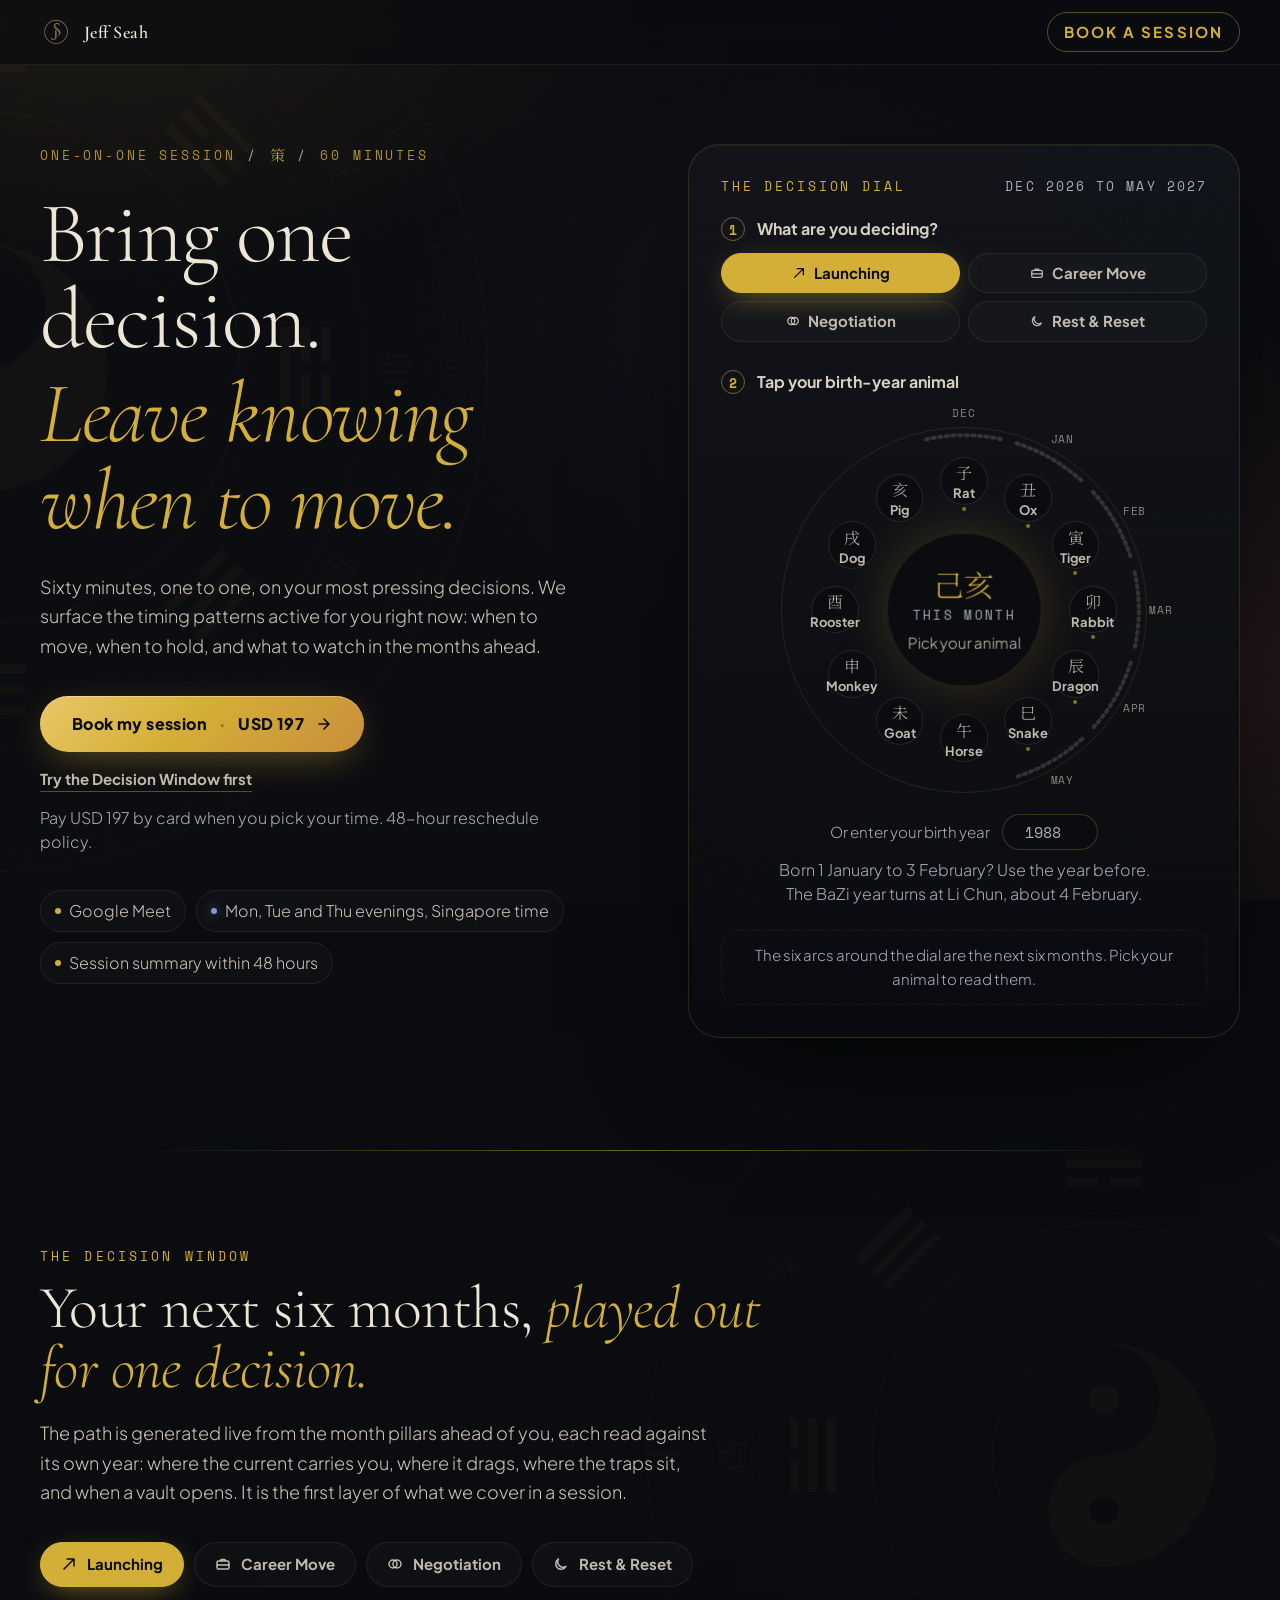
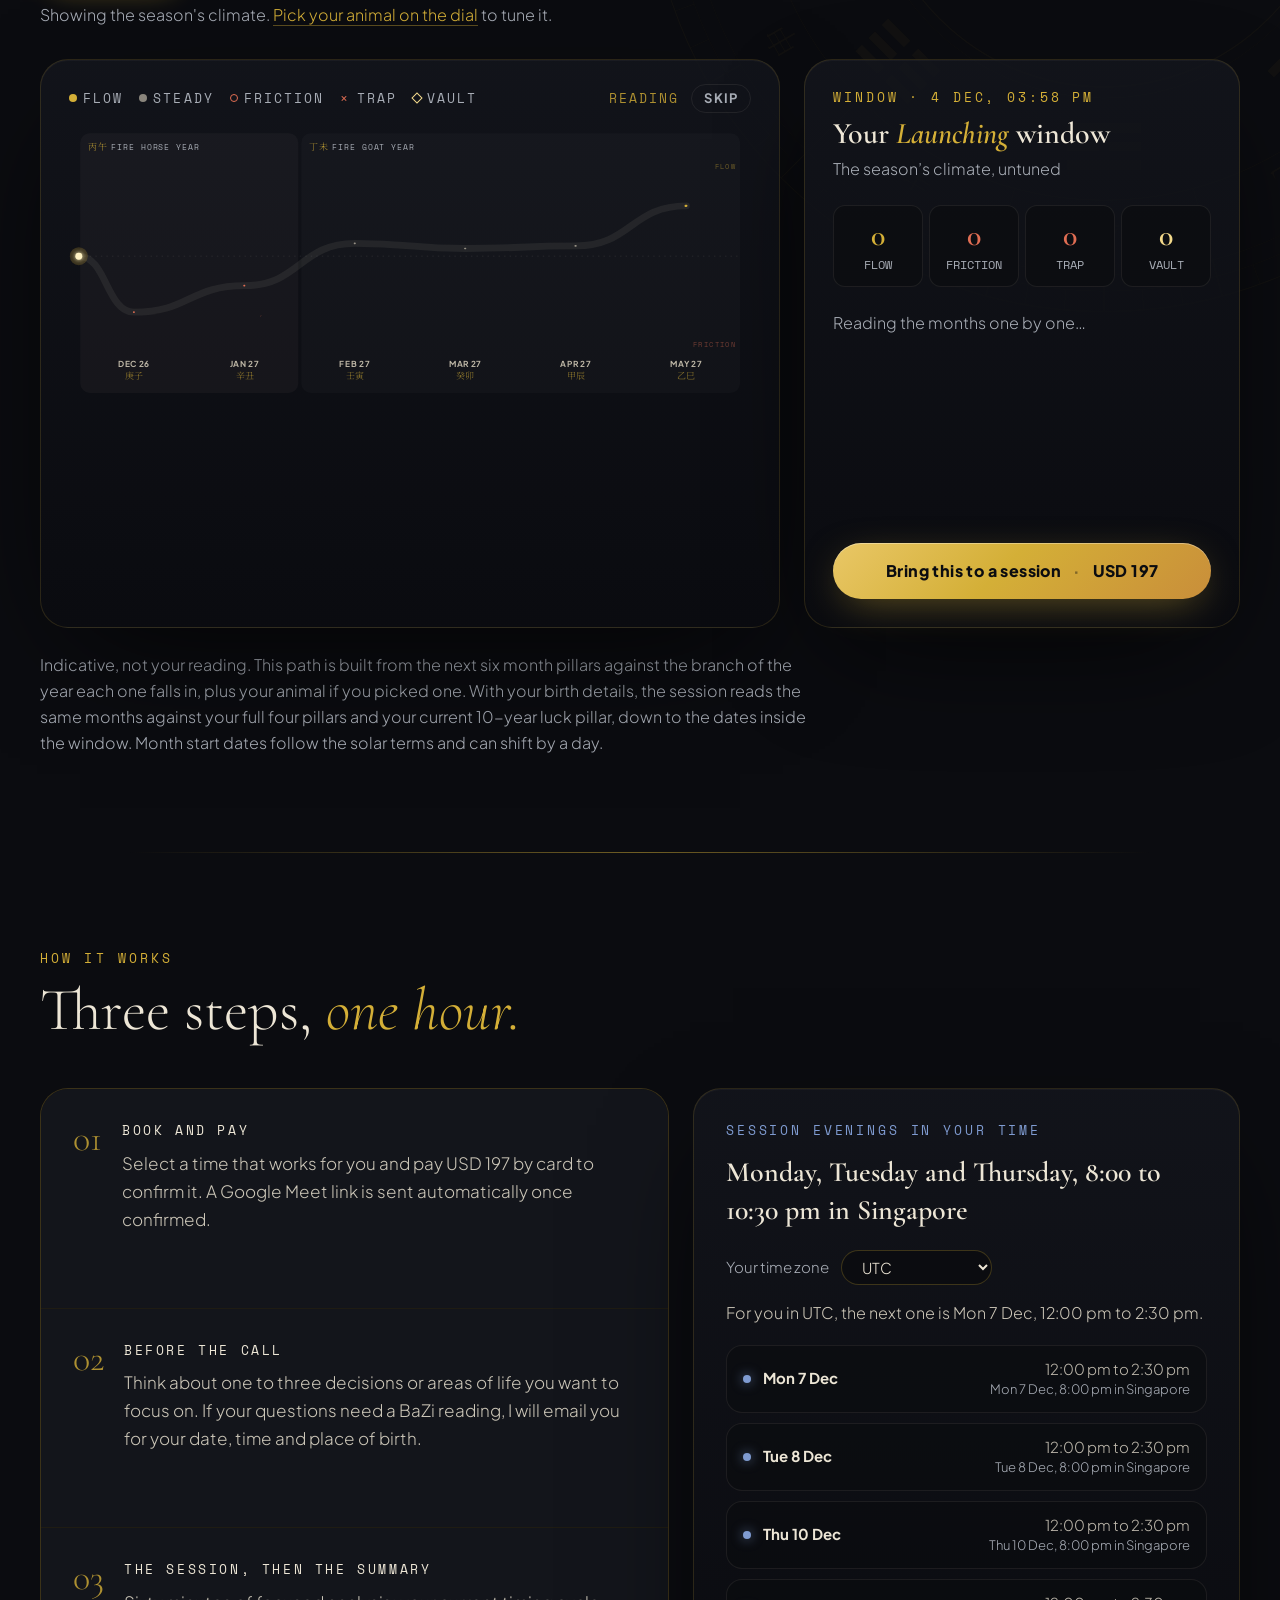
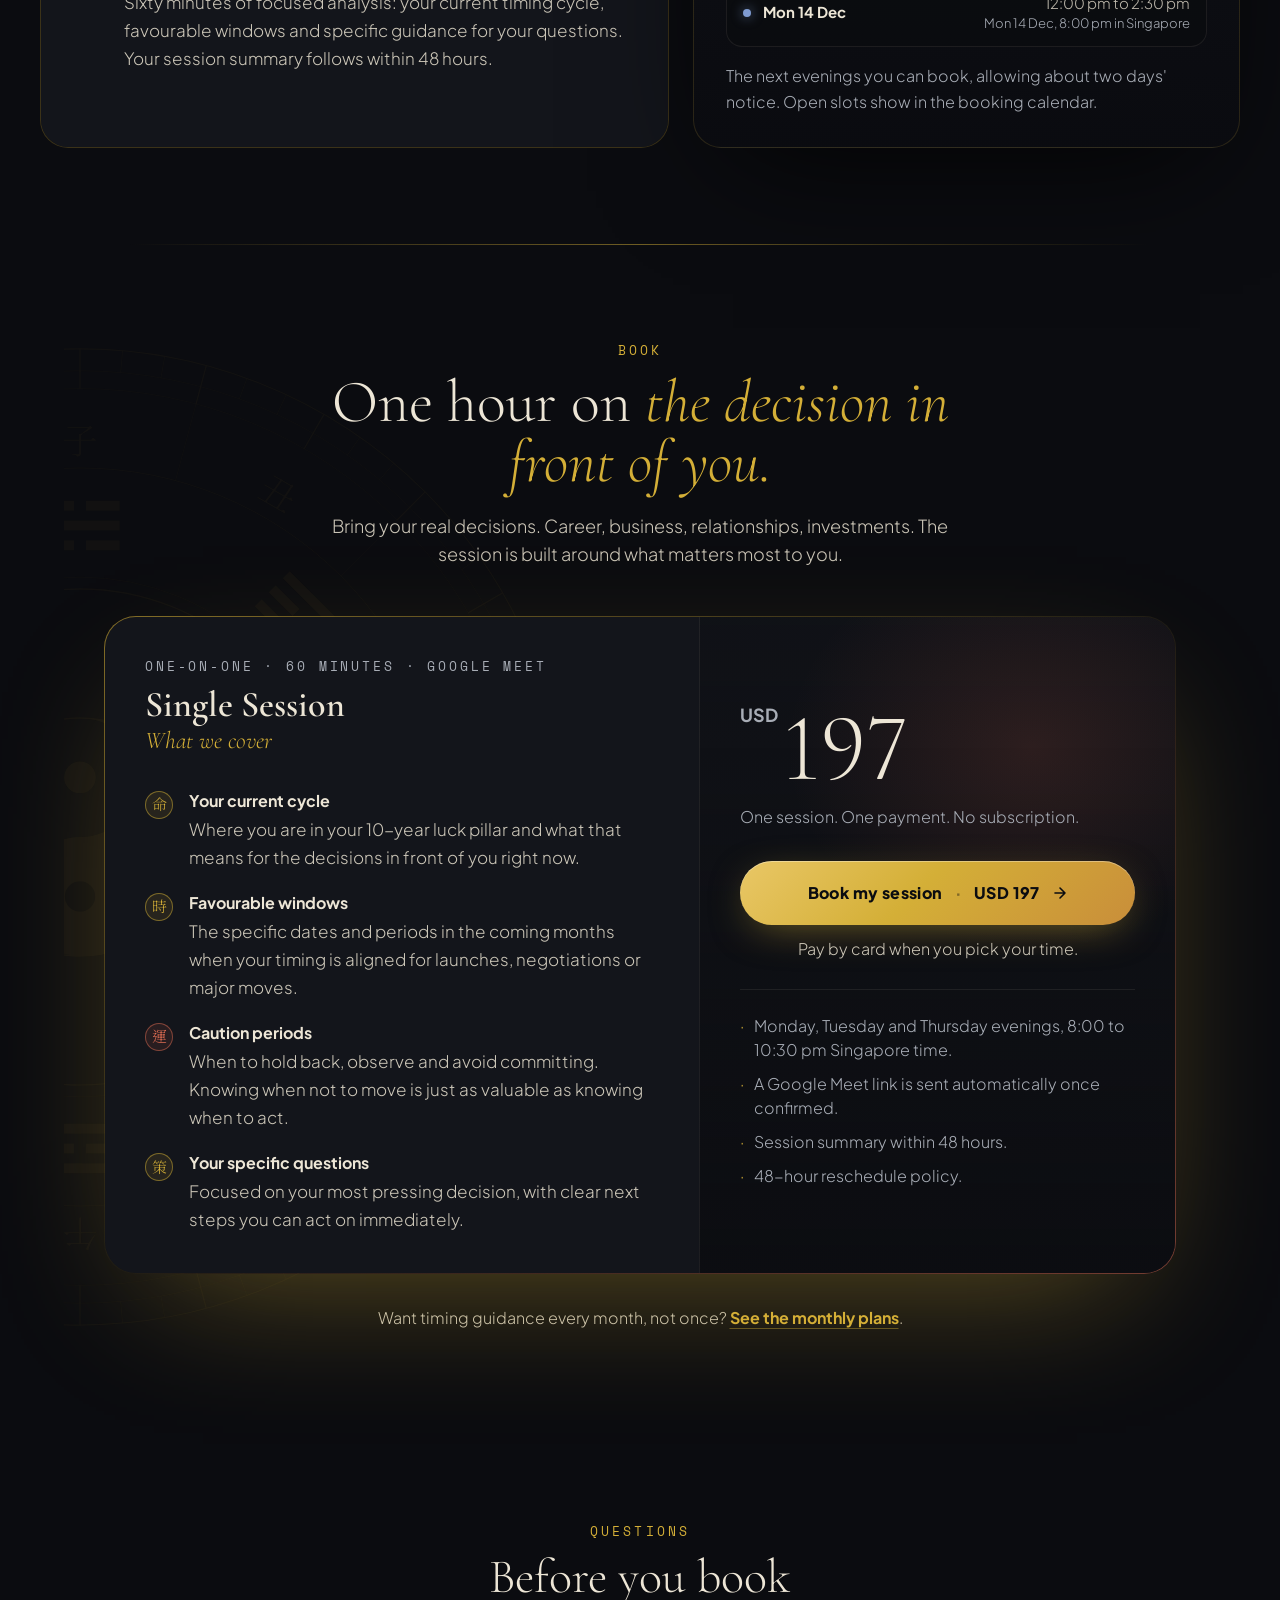
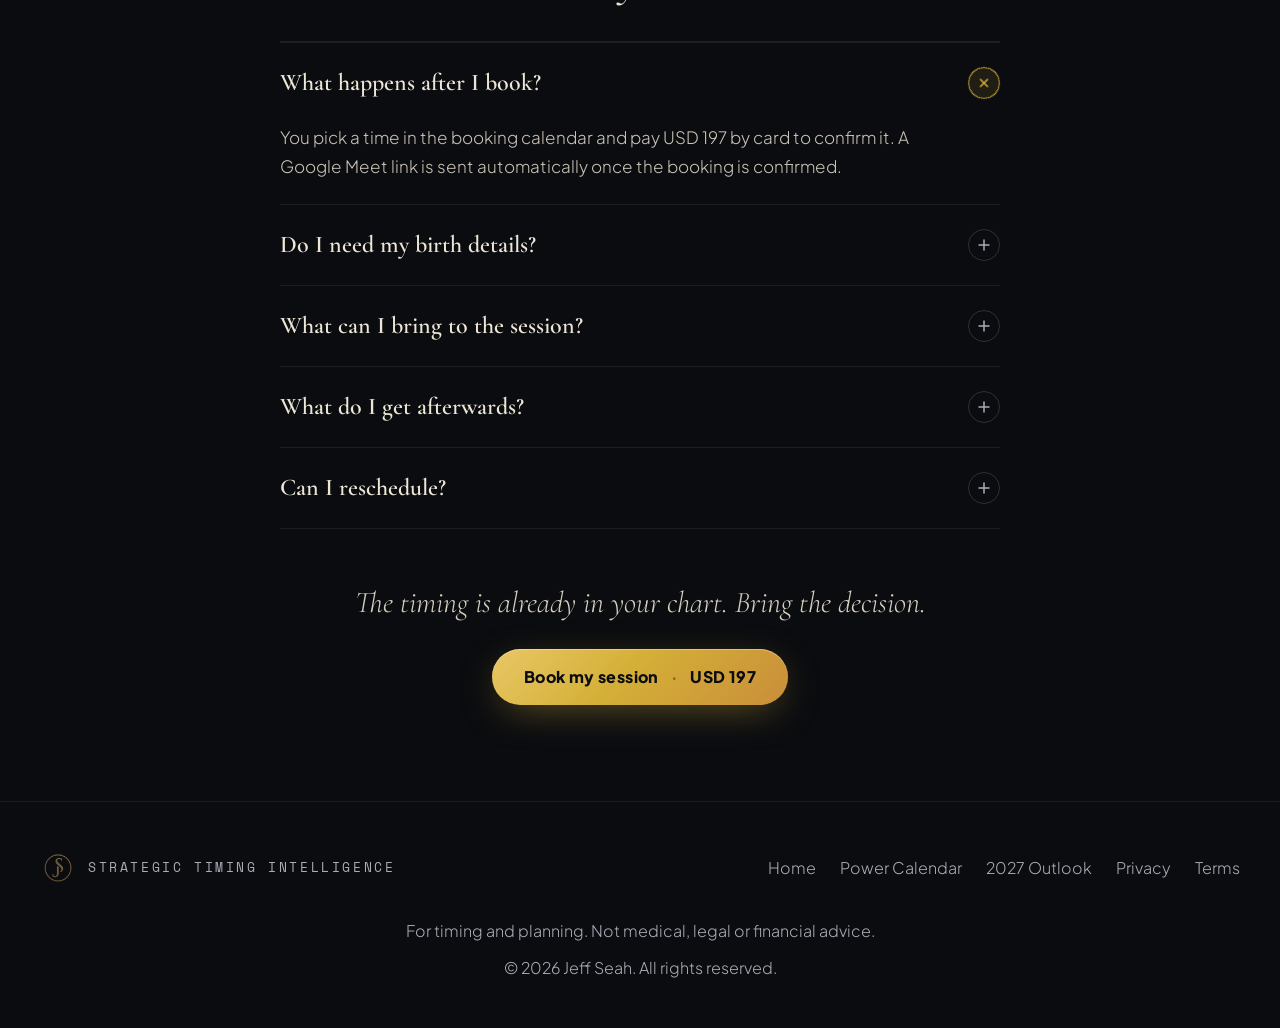
<file: book.html>
<!doctype html>
<html lang="en" class="preload">
<head>
  <meta charset="utf-8" />
  <meta name="viewport" content="width=device-width, initial-scale=1" />
  <title>Book a Session | Jeff Seah</title>
  <meta name="description" content="Book your one-on-one timing consultation with Jeff Seah. Personalized birth chart analysis and strategic timing guidance." />
  <link rel="canonical" href="https://www.jeffseah.rocks/book" />
  <link rel="icon" type="image/png" sizes="64x64" href="/img/seal-64.png" />
  <link rel="apple-touch-icon" href="/img/seal-128.png" />

  <meta property="og:type" content="website" />
  <meta property="og:site_name" content="Jeff Seah" />
  <meta property="og:title" content="Book a Session | Jeff Seah" />
  <meta property="og:description" content="Bring one decision. Sixty minutes one to one with Jeff Seah on the timing patterns active for you right now. USD 197." />
  <meta property="og:url" content="https://www.jeffseah.rocks/book" />
  <meta property="og:image" content="https://www.jeffseah.rocks/img/book/og-book.jpg" />
  <meta property="og:image:width" content="1200" />
  <meta property="og:image:height" content="630" />
  <meta name="twitter:card" content="summary_large_image" />
  <meta name="twitter:title" content="Book a Session | Jeff Seah" />
  <meta name="twitter:description" content="Bring one decision. Sixty minutes one to one on the timing patterns active for you right now. USD 197." />
  <meta name="twitter:image" content="https://www.jeffseah.rocks/img/book/og-book.jpg" />

  <script>
    // Animated elements start hidden only when motion is allowed. Failsafe: show everything after 2.5 s if GSAP never runs.
    if (window.matchMedia('(prefers-reduced-motion: reduce)').matches) document.documentElement.classList.remove('preload');
    else setTimeout(() => document.documentElement.classList.remove('preload'), 2500);
  </script>

  <link rel="preconnect" href="https://fonts.googleapis.com" />
  <link rel="preconnect" href="https://fonts.gstatic.com" crossorigin />
  <link href="https://fonts.googleapis.com/css2?family=Cormorant+Garamond:ital,wght@0,300;0,600;1,300;1,400&family=Plus+Jakarta+Sans:wght@300;400;700;800&family=Space+Mono&family=Noto+Serif+TC:wght@400;700&display=swap" rel="stylesheet" />

  <link rel="stylesheet" href="/css/book.css" />

  <script type="application/ld+json">
  {
    "@context": "https://schema.org",
    "@type": "Service",
    "name": "Single Session",
    "serviceType": "One-on-one timing consultation",
    "description": "Sixty minutes one to one with Jeff Seah on your most pressing decisions: your current 10-year luck pillar, favourable windows and caution periods in the coming months, and your own questions. On Google Meet, with a session summary within 48 hours.",
    "provider": { "@type": "Person", "name": "Jeff Seah", "url": "https://www.jeffseah.rocks/" },
    "url": "https://www.jeffseah.rocks/book",
    "offers": {
      "@type": "Offer",
      "price": "197",
      "priceCurrency": "USD",
      "url": "https://www.jeffseah.rocks/book",
      "availability": "https://schema.org/InStock"
    }
  }
  </script>

  <style>
    :root {
      --obsidian: #0B0C10;
      --coal: #13151B;
      --gold: #D4AF37;
      --champagne: #F3D98B;
      --ember: #E06D53;
      --ink: #7F9BD1;
      --ivory: #EDE6D6;
      --ash: #A8ADB6;
      --ease: cubic-bezier(0.16, 1, 0.3, 1);
    }
    html { scroll-behavior: smooth; }
    body { background: var(--obsidian); color: var(--ivory); }
    [x-cloak] { display: none !important; }
    .preload [data-anim] { opacity: 0; }
    section[id], div[id] { scroll-margin-top: 5.5rem; }

    /* Ambient layer: gold dawn top left, ember low right, film grain over both. */
    .ambient {
      position: fixed; inset: 0; z-index: -1; pointer-events: none;
      background:
        radial-gradient(60rem 40rem at 8% -10%, rgba(212, 175, 55, 0.10), transparent 60%),
        radial-gradient(50rem 36rem at 92% 75%, rgba(224, 109, 83, 0.11), transparent 62%),
        radial-gradient(34rem 30rem at 60% 35%, rgba(127, 155, 209, 0.04), transparent 70%),
        var(--obsidian);
    }
    .ambient::after {
      content: ''; position: absolute; inset: 0; opacity: 0.06; mix-blend-mode: overlay;
      background-image: url("data:image/svg+xml,%3Csvg viewBox='0 0 300 300' xmlns='http://www.w3.org/2000/svg'%3E%3Cfilter id='n'%3E%3CfeTurbulence type='fractalNoise' baseFrequency='0.85' numOctaves='3' stitchTiles='stitch'/%3E%3C/filter%3E%3Crect width='100%25' height='100%25' filter='url(%23n)'/%3E%3C/svg%3E");
    }

    .hairline { border-color: rgba(237, 230, 214, 0.08); }
    .gold-rule { height: 1px; background: linear-gradient(90deg, transparent, rgba(212, 175, 55, 0.5), transparent); }

    /* Tone system shared by the dial, the window and the readout. */
    .tag-flow { --tone: var(--gold); }
    .tag-steady { --tone: #BDB6A6; }
    .tag-friction, .tag-trap { --tone: var(--ember); }
    .tag-vault { --tone: var(--champagne); }
    .tone-text { color: var(--tone); }
    .chip {
      border: 1px solid color-mix(in srgb, var(--tone) 45%, transparent);
      background: color-mix(in srgb, var(--tone) 10%, transparent);
      color: var(--tone);
    }
    .dw-col { fill: transparent; cursor: pointer; outline: none; transition: fill 0.25s var(--ease); }
    .dw-col:hover, .dw-col:focus-visible, .dw-col.is-active { fill: rgba(212, 175, 55, 0.06); }

    /* Primary CTA: molten gold with an ember undertone on hover. */
    .btn-ember {
      background: linear-gradient(135deg, #E9C766 0%, var(--gold) 45%, #C98E3A 100%);
      color: var(--obsidian);
      box-shadow: 0 10px 40px -12px rgba(212, 175, 55, 0.55), inset 0 1px 0 rgba(255, 255, 255, 0.35);
      transition: transform 0.35s var(--ease), box-shadow 0.35s var(--ease);
    }
    .btn-ember:hover { transform: translateY(-2px); box-shadow: 0 16px 50px -12px rgba(224, 109, 83, 0.6), inset 0 1px 0 rgba(255, 255, 255, 0.35); }
    .btn-ember svg { transition: transform 0.35s var(--ease); }
    .btn-ember:hover svg { transform: translateX(3px); }
    .btn-ember:focus-visible, .focus-ring:focus-visible { outline: 2px solid var(--gold); outline-offset: 3px; }

    /* Nav seal. Layers stack in one square; only the ring (and its glint) turns. */
    .seal { position: relative; display: inline-block; flex-shrink: 0; }
    .seal > * { position: absolute; inset: 0; width: 100%; height: 100%; }
    .seal-ring, .seal-glint { transition: transform 1.1s cubic-bezier(0.45, 0, 0.2, 1); }
    .seal-glint, .seal-sheen {
      -webkit-mask: url(/img/seal-ring.png) center / 100% 100% no-repeat;
      mask: url(/img/seal-ring.png) center / 100% 100% no-repeat;
    }
    .seal-glint {
      background: conic-gradient(from 300deg, transparent 0deg, rgba(255, 240, 205, 0.95) 28deg, transparent 60deg);
      opacity: 0; transition: transform 1.1s cubic-bezier(0.45, 0, 0.2, 1), opacity 0.5s ease;
    }
    .seal-sheen {
      -webkit-mask-image: url(/img/seal-mark.png); mask-image: url(/img/seal-mark.png);
      background: linear-gradient(115deg, transparent 38%, rgba(255, 243, 212, 0.95) 50%, transparent 62%) 130% 0 / 300% 100% no-repeat;
    }
    .seal-sheen.is-sweeping { animation: seal-sheen 1.2s cubic-bezier(0.4, 0, 0.2, 1) 1 both; }
    @keyframes seal-sheen { from { background-position: 130% 0; } to { background-position: -30% 0; } }
    @media (hover: hover) and (pointer: fine) {
      .seal-link:hover .seal-ring, .seal-link:hover .seal-glint { transform: rotate(180deg); }
      .seal-link:hover .seal-glint { opacity: 1; }
    }

    /* Watermark Luopan, deep in the background. */
    .watermark { position: absolute; inset: 0; z-index: -1; overflow: hidden; pointer-events: none; }
    .watermark svg { aspect-ratio: 1; height: auto; opacity: 0.035; }

    .panel {
      background: linear-gradient(180deg, rgba(19, 21, 27, 0.92), rgba(11, 12, 16, 0.92));
      border: 1px solid rgba(212, 175, 55, 0.16);
      box-shadow: 0 40px 120px -40px rgba(0, 0, 0, 0.9), inset 0 1px 0 rgba(237, 230, 214, 0.04);
    }

    /* Decision Dial. */
    .dial-spin { transform-origin: 50% 50%; animation: spin 240s linear infinite; }
    @keyframes spin { to { transform: rotate(360deg); } }
    .node {
      transition: background-color 0.35s var(--ease), border-color 0.35s var(--ease), color 0.35s var(--ease), transform 0.35s var(--ease), box-shadow 0.35s var(--ease);
    }
    .node:hover { transform: translate(-50%, -50%) scale(1.06); }
    .node.is-selected { transform: translate(-50%, -50%) scale(1.12); }
    .node.is-window::after {
      content: ''; position: absolute; left: 50%; bottom: -7px; width: 4px; height: 4px; margin-left: -2px;
      border-radius: 9999px; background: rgba(212, 175, 55, 0.6);
    }
    /* Month arcs before a reading exists: uncoloured shimmer, never a score. */
    .arc-idle { stroke: rgba(237, 230, 214, 0.16); stroke-dasharray: 0.6 1.2; animation: arc-breathe 3.2s ease-in-out infinite; }
    @keyframes arc-breathe { 50% { stroke: rgba(212, 175, 55, 0.35); } }

    /* Session evenings: calm Water ink marks night-time slots. */
    .evening-dot { width: 0.5rem; height: 0.5rem; border-radius: 9999px; background: var(--ink); box-shadow: 0 0 12px rgba(127, 155, 209, 0.7); }

    @media (prefers-reduced-motion: reduce) {
      html { scroll-behavior: auto; }
      .dial-spin, .arc-idle, .seal-sheen.is-sweeping { animation: none; }
      .seal-ring, .seal-glint { transition: none; }
      .seal-link:hover .seal-ring, .seal-link:hover .seal-glint { transform: none; }
      .node, .btn-ember, .btn-ember svg { transition: none; }
    }
    /* Hero eyebrow: 丁未 warms from muted gold to ember (Fire Goat year). */
    .ember-glow { color: rgba(212, 175, 55, 0.55); animation: emberShift 1.5s ease-in-out 0.9s forwards; }
    @keyframes emberShift { to { color: var(--ember); text-shadow: 0 0 12px rgba(224, 109, 83, 0.5), 0 0 2px rgba(224, 109, 83, 0.7); } }

    /* Footer: one light sweep across the seal and the line when the footer scrolls into view. */
    .sweep-seal { position: relative; display: inline-block; flex: none; line-height: 0; }
    .sweep-seal::after { content: ""; position: absolute; inset: 0; opacity: 0;
      background: linear-gradient(100deg, transparent 40%, rgba(255, 243, 196, 0.95) 50%, transparent 60%) 130% 0 / 300% 100% no-repeat;
      -webkit-mask: url(/img/seal-mark.png) center / contain no-repeat; mask: url(/img/seal-mark.png) center / contain no-repeat; }
    .sweep-text { position: relative; }
    .sweep-text::after { content: attr(data-text); position: absolute; inset: 0; opacity: 0; color: transparent; pointer-events: none;
      -webkit-background-clip: text; background-clip: text;
      background: linear-gradient(100deg, transparent 40%, rgba(255, 243, 196, 0.95) 50%, transparent 60%) 130% 0 / 300% 100% no-repeat;
      -webkit-background-clip: text; background-clip: text; }
    .is-swept .sweep-seal::after { opacity: 1; animation: footSweep 1.6s ease-in-out forwards; }
    .is-swept .sweep-text::after { opacity: 1; animation: footSweep 3.4s ease-in-out 0.9s forwards; }
    @keyframes footSweep { from { background-position: 130% 0; } to { background-position: -30% 0; } }
    @media (prefers-reduced-motion: reduce) { .ember-glow { animation: none; color: var(--ember); } .is-swept .sweep-seal::after, .is-swept .sweep-text::after { animation: none; opacity: 0; } }
  </style>

  <!-- Self-hosted, so no third-party host sits on the paint path. Deferred scripts run in order once the page
       is parsed: GSAP, then Alpine. The inline scripts in the body have registered their alpine:init listeners by then. -->
  <script defer src="/js/vendor/gsap-3.12.5.min.js"></script>
  <script defer src="/js/vendor/alpine-3.14.9.min.js"></script>
<script defer src="/js/clarity.js" data-clarity-project="zi9oun1lgi" data-clarity-hosts="jeffseah.rocks,www.jeffseah.rocks" data-clarity-paths="/,/2027,/book,/power-calendar,/portal-guide,/tongshu-guide,/privacy,/terms" data-clarity-privacy="/privacy"></script>
</head>

<body class="font-sans font-light antialiased selection:bg-gold/30">
  <a href="#main" class="sr-only focus:not-sr-only focus:fixed focus:left-4 focus:top-4 focus:z-[60] focus:rounded-full focus:bg-gold focus:px-4 focus:py-2 focus:text-[15px] focus:font-bold focus:text-obsidian">Skip to content</a>
  <div class="ambient" aria-hidden="true"></div>
  <!-- Watermark Luopan (same symbol as /2027). Used at 3.5% opacity. -->
  <svg width="0" height="0" class="absolute" aria-hidden="true" focusable="false"><symbol id="bagua" viewBox="-500 -500 1000 1000"><circle r="492" fill="none" stroke="#D4AF37" stroke-width="1.2"/><circle r="470" fill="none" stroke="#D4AF37" stroke-width="0.6"/><line x1="0.0" y1="-452.0" x2="0.0" y2="-492.0" stroke="#D4AF37" stroke-width="1.4"/><line x1="41.0" y1="-468.2" x2="42.9" y2="-490.1" stroke="#D4AF37" stroke-width="0.7"/><line x1="81.6" y1="-462.9" x2="85.4" y2="-484.5" stroke="#D4AF37" stroke-width="0.7"/><line x1="117.0" y1="-436.6" x2="127.3" y2="-475.2" stroke="#D4AF37" stroke-width="1.4"/><line x1="160.7" y1="-441.7" x2="168.3" y2="-462.3" stroke="#D4AF37" stroke-width="0.7"/><line x1="198.6" y1="-426.0" x2="207.9" y2="-445.9" stroke="#D4AF37" stroke-width="0.7"/><line x1="226.0" y1="-391.4" x2="246.0" y2="-426.1" stroke="#D4AF37" stroke-width="1.4"/><line x1="269.6" y1="-385.0" x2="282.2" y2="-403.0" stroke="#D4AF37" stroke-width="0.7"/><line x1="302.1" y1="-360.0" x2="316.3" y2="-376.9" stroke="#D4AF37" stroke-width="0.7"/><line x1="319.6" y1="-319.6" x2="347.9" y2="-347.9" stroke="#D4AF37" stroke-width="1.4"/><line x1="360.0" y1="-302.1" x2="376.9" y2="-316.3" stroke="#D4AF37" stroke-width="0.7"/><line x1="385.0" y1="-269.6" x2="403.0" y2="-282.2" stroke="#D4AF37" stroke-width="0.7"/><line x1="391.4" y1="-226.0" x2="426.1" y2="-246.0" stroke="#D4AF37" stroke-width="1.4"/><line x1="426.0" y1="-198.6" x2="445.9" y2="-207.9" stroke="#D4AF37" stroke-width="0.7"/><line x1="441.7" y1="-160.7" x2="462.3" y2="-168.3" stroke="#D4AF37" stroke-width="0.7"/><line x1="436.6" y1="-117.0" x2="475.2" y2="-127.3" stroke="#D4AF37" stroke-width="1.4"/><line x1="462.9" y1="-81.6" x2="484.5" y2="-85.4" stroke="#D4AF37" stroke-width="0.7"/><line x1="468.2" y1="-41.0" x2="490.1" y2="-42.9" stroke="#D4AF37" stroke-width="0.7"/><line x1="452.0" y1="-0.0" x2="492.0" y2="-0.0" stroke="#D4AF37" stroke-width="1.4"/><line x1="468.2" y1="41.0" x2="490.1" y2="42.9" stroke="#D4AF37" stroke-width="0.7"/><line x1="462.9" y1="81.6" x2="484.5" y2="85.4" stroke="#D4AF37" stroke-width="0.7"/><line x1="436.6" y1="117.0" x2="475.2" y2="127.3" stroke="#D4AF37" stroke-width="1.4"/><line x1="441.7" y1="160.7" x2="462.3" y2="168.3" stroke="#D4AF37" stroke-width="0.7"/><line x1="426.0" y1="198.6" x2="445.9" y2="207.9" stroke="#D4AF37" stroke-width="0.7"/><line x1="391.4" y1="226.0" x2="426.1" y2="246.0" stroke="#D4AF37" stroke-width="1.4"/><line x1="385.0" y1="269.6" x2="403.0" y2="282.2" stroke="#D4AF37" stroke-width="0.7"/><line x1="360.0" y1="302.1" x2="376.9" y2="316.3" stroke="#D4AF37" stroke-width="0.7"/><line x1="319.6" y1="319.6" x2="347.9" y2="347.9" stroke="#D4AF37" stroke-width="1.4"/><line x1="302.1" y1="360.0" x2="316.3" y2="376.9" stroke="#D4AF37" stroke-width="0.7"/><line x1="269.6" y1="385.0" x2="282.2" y2="403.0" stroke="#D4AF37" stroke-width="0.7"/><line x1="226.0" y1="391.4" x2="246.0" y2="426.1" stroke="#D4AF37" stroke-width="1.4"/><line x1="198.6" y1="426.0" x2="207.9" y2="445.9" stroke="#D4AF37" stroke-width="0.7"/><line x1="160.7" y1="441.7" x2="168.3" y2="462.3" stroke="#D4AF37" stroke-width="0.7"/><line x1="117.0" y1="436.6" x2="127.3" y2="475.2" stroke="#D4AF37" stroke-width="1.4"/><line x1="81.6" y1="462.9" x2="85.4" y2="484.5" stroke="#D4AF37" stroke-width="0.7"/><line x1="41.0" y1="468.2" x2="42.9" y2="490.1" stroke="#D4AF37" stroke-width="0.7"/><line x1="0.0" y1="452.0" x2="0.0" y2="492.0" stroke="#D4AF37" stroke-width="1.4"/><line x1="-41.0" y1="468.2" x2="-42.9" y2="490.1" stroke="#D4AF37" stroke-width="0.7"/><line x1="-81.6" y1="462.9" x2="-85.4" y2="484.5" stroke="#D4AF37" stroke-width="0.7"/><line x1="-117.0" y1="436.6" x2="-127.3" y2="475.2" stroke="#D4AF37" stroke-width="1.4"/><line x1="-160.7" y1="441.7" x2="-168.3" y2="462.3" stroke="#D4AF37" stroke-width="0.7"/><line x1="-198.6" y1="426.0" x2="-207.9" y2="445.9" stroke="#D4AF37" stroke-width="0.7"/><line x1="-226.0" y1="391.4" x2="-246.0" y2="426.1" stroke="#D4AF37" stroke-width="1.4"/><line x1="-269.6" y1="385.0" x2="-282.2" y2="403.0" stroke="#D4AF37" stroke-width="0.7"/><line x1="-302.1" y1="360.0" x2="-316.3" y2="376.9" stroke="#D4AF37" stroke-width="0.7"/><line x1="-319.6" y1="319.6" x2="-347.9" y2="347.9" stroke="#D4AF37" stroke-width="1.4"/><line x1="-360.0" y1="302.1" x2="-376.9" y2="316.3" stroke="#D4AF37" stroke-width="0.7"/><line x1="-385.0" y1="269.6" x2="-403.0" y2="282.2" stroke="#D4AF37" stroke-width="0.7"/><line x1="-391.4" y1="226.0" x2="-426.1" y2="246.0" stroke="#D4AF37" stroke-width="1.4"/><line x1="-426.0" y1="198.6" x2="-445.9" y2="207.9" stroke="#D4AF37" stroke-width="0.7"/><line x1="-441.7" y1="160.7" x2="-462.3" y2="168.3" stroke="#D4AF37" stroke-width="0.7"/><line x1="-436.6" y1="117.0" x2="-475.2" y2="127.3" stroke="#D4AF37" stroke-width="1.4"/><line x1="-462.9" y1="81.6" x2="-484.5" y2="85.4" stroke="#D4AF37" stroke-width="0.7"/><line x1="-468.2" y1="41.0" x2="-490.1" y2="42.9" stroke="#D4AF37" stroke-width="0.7"/><line x1="-452.0" y1="0.0" x2="-492.0" y2="0.0" stroke="#D4AF37" stroke-width="1.4"/><line x1="-468.2" y1="-41.0" x2="-490.1" y2="-42.9" stroke="#D4AF37" stroke-width="0.7"/><line x1="-462.9" y1="-81.6" x2="-484.5" y2="-85.4" stroke="#D4AF37" stroke-width="0.7"/><line x1="-436.6" y1="-117.0" x2="-475.2" y2="-127.3" stroke="#D4AF37" stroke-width="1.4"/><line x1="-441.7" y1="-160.7" x2="-462.3" y2="-168.3" stroke="#D4AF37" stroke-width="0.7"/><line x1="-426.0" y1="-198.6" x2="-445.9" y2="-207.9" stroke="#D4AF37" stroke-width="0.7"/><line x1="-391.4" y1="-226.0" x2="-426.1" y2="-246.0" stroke="#D4AF37" stroke-width="1.4"/><line x1="-385.0" y1="-269.6" x2="-403.0" y2="-282.2" stroke="#D4AF37" stroke-width="0.7"/><line x1="-360.0" y1="-302.1" x2="-376.9" y2="-316.3" stroke="#D4AF37" stroke-width="0.7"/><line x1="-319.6" y1="-319.6" x2="-347.9" y2="-347.9" stroke="#D4AF37" stroke-width="1.4"/><line x1="-302.1" y1="-360.0" x2="-316.3" y2="-376.9" stroke="#D4AF37" stroke-width="0.7"/><line x1="-269.6" y1="-385.0" x2="-282.2" y2="-403.0" stroke="#D4AF37" stroke-width="0.7"/><line x1="-226.0" y1="-391.4" x2="-246.0" y2="-426.1" stroke="#D4AF37" stroke-width="1.4"/><line x1="-198.6" y1="-426.0" x2="-207.9" y2="-445.9" stroke="#D4AF37" stroke-width="0.7"/><line x1="-160.7" y1="-441.7" x2="-168.3" y2="-462.3" stroke="#D4AF37" stroke-width="0.7"/><line x1="-117.0" y1="-436.6" x2="-127.3" y2="-475.2" stroke="#D4AF37" stroke-width="1.4"/><line x1="-81.6" y1="-462.9" x2="-85.4" y2="-484.5" stroke="#D4AF37" stroke-width="0.7"/><line x1="-41.0" y1="-468.2" x2="-42.9" y2="-490.1" stroke="#D4AF37" stroke-width="0.7"/><circle r="452" fill="none" stroke="#D4AF37" stroke-width="0.6"/><text transform="rotate(0)" y="-402" text-anchor="middle" dominant-baseline="central" font-family="Noto Serif TC, serif" font-size="36" fill="#D4AF37">子</text><line x1="96.3" y1="-359.3" x2="117.0" y2="-436.6" stroke="#D4AF37" stroke-width="0.6"/><text transform="rotate(30)" y="-402" text-anchor="middle" dominant-baseline="central" font-family="Noto Serif TC, serif" font-size="36" fill="#D4AF37">丑</text><line x1="263.0" y1="-263.0" x2="319.6" y2="-319.6" stroke="#D4AF37" stroke-width="0.6"/><text transform="rotate(60)" y="-402" text-anchor="middle" dominant-baseline="central" font-family="Noto Serif TC, serif" font-size="36" fill="#D4AF37">寅</text><line x1="359.3" y1="-96.3" x2="436.6" y2="-117.0" stroke="#D4AF37" stroke-width="0.6"/><text transform="rotate(90)" y="-402" text-anchor="middle" dominant-baseline="central" font-family="Noto Serif TC, serif" font-size="36" fill="#D4AF37">卯</text><line x1="359.3" y1="96.3" x2="436.6" y2="117.0" stroke="#D4AF37" stroke-width="0.6"/><text transform="rotate(120)" y="-402" text-anchor="middle" dominant-baseline="central" font-family="Noto Serif TC, serif" font-size="36" fill="#D4AF37">辰</text><line x1="263.0" y1="263.0" x2="319.6" y2="319.6" stroke="#D4AF37" stroke-width="0.6"/><text transform="rotate(150)" y="-402" text-anchor="middle" dominant-baseline="central" font-family="Noto Serif TC, serif" font-size="36" fill="#D4AF37">巳</text><line x1="96.3" y1="359.3" x2="117.0" y2="436.6" stroke="#D4AF37" stroke-width="0.6"/><text transform="rotate(180)" y="-402" text-anchor="middle" dominant-baseline="central" font-family="Noto Serif TC, serif" font-size="36" fill="#D4AF37">午</text><line x1="-96.3" y1="359.3" x2="-117.0" y2="436.6" stroke="#D4AF37" stroke-width="0.6"/><text transform="rotate(210)" y="-402" text-anchor="middle" dominant-baseline="central" font-family="Noto Serif TC, serif" font-size="36" fill="#D4AF37">未</text><line x1="-263.0" y1="263.0" x2="-319.6" y2="319.6" stroke="#D4AF37" stroke-width="0.6"/><text transform="rotate(240)" y="-402" text-anchor="middle" dominant-baseline="central" font-family="Noto Serif TC, serif" font-size="36" fill="#D4AF37">申</text><line x1="-359.3" y1="96.3" x2="-436.6" y2="117.0" stroke="#D4AF37" stroke-width="0.6"/><text transform="rotate(270)" y="-402" text-anchor="middle" dominant-baseline="central" font-family="Noto Serif TC, serif" font-size="36" fill="#D4AF37">酉</text><line x1="-359.3" y1="-96.3" x2="-436.6" y2="-117.0" stroke="#D4AF37" stroke-width="0.6"/><text transform="rotate(300)" y="-402" text-anchor="middle" dominant-baseline="central" font-family="Noto Serif TC, serif" font-size="36" fill="#D4AF37">戌</text><line x1="-263.0" y1="-263.0" x2="-319.6" y2="-319.6" stroke="#D4AF37" stroke-width="0.6"/><text transform="rotate(330)" y="-402" text-anchor="middle" dominant-baseline="central" font-family="Noto Serif TC, serif" font-size="36" fill="#D4AF37">亥</text><line x1="-96.3" y1="-359.3" x2="-117.0" y2="-436.6" stroke="#D4AF37" stroke-width="0.6"/><circle r="372" fill="none" stroke="#D4AF37" stroke-width="0.8"/><g transform="rotate(0)" fill="#D4AF37"><rect x="-40" y="-299" width="34" height="10"/><rect x="6" y="-299" width="34" height="10"/><rect x="-40" y="-319" width="80" height="10"/><rect x="-40" y="-339" width="34" height="10"/><rect x="6" y="-339" width="34" height="10"/></g><g transform="rotate(45)" fill="#D4AF37"><rect x="-40" y="-299" width="34" height="10"/><rect x="6" y="-299" width="34" height="10"/><rect x="-40" y="-319" width="34" height="10"/><rect x="6" y="-319" width="34" height="10"/><rect x="-40" y="-339" width="80" height="10"/></g><g transform="rotate(90)" fill="#D4AF37"><rect x="-40" y="-299" width="80" height="10"/><rect x="-40" y="-319" width="34" height="10"/><rect x="6" y="-319" width="34" height="10"/><rect x="-40" y="-339" width="34" height="10"/><rect x="6" y="-339" width="34" height="10"/></g><g transform="rotate(135)" fill="#D4AF37"><rect x="-40" y="-299" width="34" height="10"/><rect x="6" y="-299" width="34" height="10"/><rect x="-40" y="-319" width="80" height="10"/><rect x="-40" y="-339" width="80" height="10"/></g><g transform="rotate(180)" fill="#D4AF37"><rect x="-40" y="-299" width="80" height="10"/><rect x="-40" y="-319" width="34" height="10"/><rect x="6" y="-319" width="34" height="10"/><rect x="-40" y="-339" width="80" height="10"/></g><g transform="rotate(225)" fill="#D4AF37"><rect x="-40" y="-299" width="34" height="10"/><rect x="6" y="-299" width="34" height="10"/><rect x="-40" y="-319" width="34" height="10"/><rect x="6" y="-319" width="34" height="10"/><rect x="-40" y="-339" width="34" height="10"/><rect x="6" y="-339" width="34" height="10"/></g><g transform="rotate(270)" fill="#D4AF37"><rect x="-40" y="-299" width="80" height="10"/><rect x="-40" y="-319" width="80" height="10"/><rect x="-40" y="-339" width="34" height="10"/><rect x="6" y="-339" width="34" height="10"/></g><g transform="rotate(315)" fill="#D4AF37"><rect x="-40" y="-299" width="80" height="10"/><rect x="-40" y="-319" width="80" height="10"/><rect x="-40" y="-339" width="80" height="10"/></g><circle r="262" fill="none" stroke="#D4AF37" stroke-width="0.6"/><circle r="250" fill="none" stroke="#D4AF37" stroke-width="1.4"/><circle r="120" fill="none" stroke="#D4AF37" stroke-width="1.4"/><path d="M0 -120 A120 120 0 0 1 0 120 A60.0 60.0 0 0 1 0 0 A60.0 60.0 0 0 0 0 -120Z" fill="#D4AF37"/><circle cy="-60.0" r="16" fill="#D4AF37"/><circle cy="60.0" r="16" fill="#0B0C10" stroke="#D4AF37" stroke-width="1.4"/></symbol></svg>

  <!-- Nav -->
  <header class="fixed inset-x-0 top-0 z-40 border-b hairline bg-obsidian/70 backdrop-blur-md" data-anim="nav">
    <nav class="mx-auto flex h-16 max-w-7xl items-center justify-between px-4 sm:px-6 lg:px-10" aria-label="Primary">
      <a href="/" class="seal-link focus-ring flex items-center gap-3" aria-label="Jeff Seah, home">
        <span class="seal h-8 w-8" aria-hidden="true">
          <img class="seal-ring" src="/img/seal-ring.png" alt="" width="32" height="32" />
          <span class="seal-glint"></span>
          <img class="seal-mono" src="/img/seal-monogram.png" alt="" width="32" height="32" />
          <span class="seal-sheen" data-sheen></span>
        </span>
        <span class="font-display text-lg font-semibold tracking-wide text-ivory">Jeff Seah</span>
      </a>
      <a href="#order" class="focus-ring rounded-full border border-gold/40 px-4 py-2 text-[15px] font-bold uppercase tracking-[0.14em] text-gold transition hover:border-gold hover:bg-gold/10">
        Book a session
      </a>
    </nav>
  </header>

  <main id="main">
    <!-- ============ Hero: the promise, and the Decision Dial teaser ============ -->
    <section class="relative mx-auto max-w-7xl px-4 pb-20 pt-28 sm:px-6 lg:px-10 lg:pb-28 lg:pt-36" data-hero>
      <div class="watermark" aria-hidden="true">
        <svg class="absolute left-[40%] top-[-5rem] w-[44rem] sm:w-[52rem] lg:left-[-33rem] lg:top-[-9rem] lg:w-[64rem]"><use href="#bagua" /></svg>
      </div>
      <div class="grid gap-14 lg:grid-cols-[1fr_1fr] lg:gap-16 xl:gap-24">

        <!-- Left: the promise -->
        <div class="lg:sticky lg:top-32 lg:self-start">
          <p class="mb-6 flex flex-wrap items-center gap-x-3 gap-y-1 font-mono text-[13px] uppercase tracking-[0.22em] text-gold/80" data-anim="hero">
            <span>One-on-One Session</span>
            <span class="text-ash">/</span>
            <span class="font-han text-[15px] tracking-normal text-gold">策</span>
            <span class="text-ash">/</span>
            <span>60 minutes</span>
          </p>
          <h1 class="font-display text-[3.1rem] font-light leading-[0.98] tracking-[-0.015em] text-ivory sm:text-7xl xl:text-[5.4rem]" data-anim="hero">
            Bring one decision.
            <em class="mt-2 block text-gold">Leave knowing when to move.</em>
          </h1>
          <p class="mt-7 max-w-xl text-lg leading-relaxed text-ivory/85" data-anim="hero">
            Sixty minutes, one to one, on your most pressing decisions. We surface the timing patterns active for you right now: when to move, when to hold, and what to watch in the months ahead.
          </p>

          <div class="mt-9 flex flex-wrap items-center gap-x-6 gap-y-4" data-anim="hero">
            <a href="https://meeting.calendarhero.com/singlesession" target="_blank" rel="noopener noreferrer"
               class="btn-ember inline-flex items-center justify-center gap-3 rounded-full px-8 py-4 text-base font-extrabold tracking-wide">
              Book my session <span class="opacity-40">·</span> USD 197
              <svg width="16" height="16" viewBox="0 0 16 16" fill="none" aria-hidden="true"><path d="M3 8h10m0 0L8 3m5 5l-5 5" stroke="currentColor" stroke-width="1.6" stroke-linecap="round" stroke-linejoin="round"/></svg>
            </a>
            <a href="#window" class="focus-ring text-[15px] font-bold text-ivory/80 underline decoration-gold/40 underline-offset-[6px] transition hover:text-gold hover:decoration-gold">Try the Decision Window first</a>
          </div>
          <p class="mt-4 text-base text-ash" data-anim="hero">Pay USD 197 by card when you pick your time. 48-hour reschedule policy.</p>

          <ul class="mt-9 flex flex-wrap gap-2.5 text-base text-ivory/85" data-anim="hero" aria-label="Session details">
            <li class="flex items-center gap-2 rounded-full border hairline bg-white/[0.02] px-3.5 py-2"><span class="h-1.5 w-1.5 rounded-full bg-gold" aria-hidden="true"></span>Google Meet</li>
            <li class="flex items-center gap-2 rounded-full border hairline bg-white/[0.02] px-3.5 py-2"><span class="evening-dot !h-1.5 !w-1.5" aria-hidden="true"></span>Mon, Tue and Thu evenings, Singapore time</li>
            <li class="flex items-center gap-2 rounded-full border hairline bg-white/[0.02] px-3.5 py-2"><span class="h-1.5 w-1.5 rounded-full bg-gold" aria-hidden="true"></span>Session summary within 48 hours</li>
          </ul>
        </div>

        <!-- Right: Decision Dial -->
        <div id="dial" class="panel relative rounded-[32px] p-5 sm:p-8" x-data="dial" data-anim="panel">
          <div class="flex items-baseline justify-between gap-3">
            <p class="font-mono text-[13px] uppercase tracking-[0.22em] text-gold">The Decision Dial</p>
            <p class="font-mono text-[13px] uppercase tracking-[0.16em] text-ash" x-text="rangeLabel"></p>
          </div>

          <!-- Step 1: decision -->
          <p class="mt-5 flex items-center gap-3 text-base font-bold text-ivory/90">
            <span class="grid h-6 w-6 place-items-center rounded-full border border-gold/50 font-mono text-[13px] text-gold">1</span>
            What are you deciding?
          </p>
          <div class="mt-3 grid grid-cols-2 gap-2" role="group" aria-label="What are you deciding?">
            <template x-for="g in goals" :key="g.key">
              <button type="button"
                      class="focus-ring inline-flex items-center justify-center gap-2 rounded-full border px-3 py-2 text-[15px] font-bold transition duration-300"
                      :class="goal === g.key ? 'border-gold bg-gold text-obsidian shadow-[0_8px_30px_-10px_rgba(212,175,55,0.7)]' : 'hairline bg-white/[0.02] text-ivory/80 hover:border-gold/50 hover:text-gold'"
                      :aria-pressed="(goal === g.key).toString()"
                      @click="goal = g.key">
                <span class="h-3.5 w-3.5" x-html="g.icon" aria-hidden="true"></span>
                <span x-text="g.label"></span>
              </button>
            </template>
          </div>

          <!-- Step 2: animal -->
          <p class="mt-7 flex items-center gap-3 text-base font-bold text-ivory/90">
            <span class="grid h-6 w-6 place-items-center rounded-full border border-gold/50 font-mono text-[13px] text-gold">2</span>
            Tap your birth-year animal
          </p>

          <div class="relative mx-auto mt-8 aspect-square w-[84%] max-w-[23rem]">
            <!-- Rings, month arcs and chords -->
            <svg viewBox="0 0 100 100" class="absolute inset-0 h-full w-full overflow-visible" aria-hidden="true">
              <g class="dial-spin">
                <circle cx="50" cy="50" r="49.6" fill="none" stroke="rgba(212,175,55,0.14)" stroke-width="0.25" />
                <circle cx="50" cy="50" r="30" fill="none" stroke="rgba(237,230,214,0.06)" stroke-width="0.25" stroke-dasharray="0.4 1.6" />
              </g>
              <g x-ref="arcs"></g>
              <g x-ref="chords"></g>
            </svg>

            <!-- Centre disc -->
            <div class="absolute left-1/2 top-1/2 grid aspect-square w-[42%] -translate-x-1/2 -translate-y-1/2 place-items-center rounded-full border border-gold/15 bg-obsidian/85 text-center shadow-[0_0_60px_-12px_rgba(212,175,55,0.35)] backdrop-blur"
                 aria-live="polite">
              <div x-ref="centre" class="px-3">
                <template x-if="animal === null">
                  <div>
                    <p class="font-han text-2xl text-gold sm:text-3xl" x-text="nowPillar"></p>
                    <p class="mt-1 font-mono text-[13px] uppercase tracking-[0.18em] text-ash sm:text-[13px]">This month</p>
                    <p class="mt-2 text-[13px] leading-snug text-ivory/85 sm:text-[15px]">Pick your animal</p>
                  </div>
                </template>
                <template x-if="animal !== null && brief">
                  <div>
                    <p class="font-mono text-[13px] uppercase tracking-[0.16em] text-gold sm:text-[13px]" x-text="'Best window to ' + brief.verb"></p>
                    <p class="mt-1 font-display text-lg font-semibold leading-tight text-ivory sm:text-[1.35rem]" x-text="brief.best"></p>
                    <p class="mt-1.5 font-mono text-[13px] uppercase tracking-[0.16em] text-ember sm:text-[13px]">Hold in</p>
                    <p class="font-display text-base font-semibold leading-tight text-ivory/90 sm:text-lg" x-text="brief.hold"></p>
                  </div>
                </template>
              </div>
            </div>

            <!-- Twelve branches, Rat at the top, clockwise. -->
            <template x-for="(a, i) in animals" :key="a.en">
              <button type="button"
                      class="node focus-ring absolute flex h-[13%] w-[13%] -translate-x-1/2 -translate-y-1/2 flex-col items-center justify-center rounded-full border leading-none"
                      :class="nodeClass(i)"
                      :style="`left:${pos(i, 35).x}%;top:${pos(i, 35).y}%`"
                      :aria-pressed="(animal === i).toString()"
                      :aria-label="a.en"
                      @click="pick(i)"
                      data-node>
                <span class="font-han text-[15px] sm:text-base" x-text="a.cn"></span>
                <span class="mt-0.5 text-[12px] font-bold sm:text-[13px]" x-text="a.en"></span>
              </button>
            </template>
          </div>

          <!-- Birth year helper -->
          <div class="mx-auto mt-5 flex max-w-[400px] flex-wrap items-center justify-center gap-x-3 gap-y-2 text-[15px] text-ash">
            <label for="birthYear">Or enter your birth year</label>
            <input id="birthYear" type="number" inputmode="numeric" min="1920" max="2026" placeholder="1988"
                   class="focus-ring w-24 rounded-full border border-gold/25 bg-obsidian px-4 py-1.5 text-center font-mono text-[15px] text-ivory placeholder:text-ash focus:border-gold"
                   x-model="birthYear" @input="fromYear()" />
          </div>
          <p class="mx-auto mt-2 max-w-[400px] text-center text-base text-ash">Born 1 January to 3 February? Use the year before. The BaZi year turns at Li Chun, about 4 February.</p>

          <div class="mt-6 rounded-2xl border border-dashed hairline px-4 py-3 text-center text-[15px] leading-relaxed text-ash" x-show="animal === null">
            The six arcs around the dial are the next six months. Pick your animal to read them.
          </div>
          <div class="mt-6 flex flex-wrap items-center justify-between gap-3 rounded-2xl border border-gold/20 bg-gold/[0.04] px-4 py-3" x-cloak x-show="animal !== null">
            <p class="text-base leading-relaxed text-ivory/85">Indicative: your animal against the next six month pillars. The session reads your full chart.</p>
            <a href="#window" class="focus-ring shrink-0 text-[15px] font-bold uppercase tracking-[0.14em] text-gold hover:text-champagne">See the path &darr;</a>
          </div>
        </div>
      </div>
    </section>

    <div class="gold-rule mx-auto max-w-5xl"></div>

    <!-- ============ Signature: the Decision Window ============ -->
    <section id="window" class="relative mx-auto max-w-7xl px-4 py-24 sm:px-6 lg:px-10" x-data="decisionWindow">
      <div class="watermark" aria-hidden="true">
        <svg class="absolute right-[-20rem] top-[-4rem] w-[38rem] sm:w-[46rem] lg:right-[-18rem] lg:top-[-10rem] lg:w-[58rem]"><use href="#bagua" /></svg>
      </div>
      <div class="max-w-3xl">
        <p class="font-mono text-[13px] uppercase tracking-[0.24em] text-gold">The Decision Window</p>
        <h2 class="mt-3 font-display text-[2.7rem] font-light leading-[1.02] tracking-[-0.01em] text-ivory sm:text-6xl">
          Your next six months, <em class="text-gold">played out for one decision.</em>
        </h2>
        <p class="mt-5 max-w-2xl text-lg leading-relaxed text-ivory/85">
          The path is generated live from the month pillars ahead of you, each read against its own year: where the current carries you, where it drags, where the traps sit, and when a vault opens. It is the first layer of what we cover in a session.
        </p>
      </div>

      <!-- Goal chips -->
      <div class="mt-9 flex flex-wrap gap-2.5" role="group" aria-label="What are you deciding?">
        <template x-for="g in goals" :key="g.key">
          <button type="button"
                  class="focus-ring inline-flex items-center gap-2.5 rounded-full border px-5 py-2.5 text-[15px] font-bold transition duration-300"
                  :class="goal === g.key ? 'border-gold bg-gold text-obsidian shadow-[0_8px_30px_-10px_rgba(212,175,55,0.7)]' : 'hairline bg-white/[0.02] text-ivory/80 hover:border-gold/50 hover:text-gold'"
                  :aria-pressed="(goal === g.key).toString()"
                  @click="goal = g.key">
            <span class="h-4 w-4" x-html="g.icon" aria-hidden="true"></span>
            <span x-text="g.label"></span>
          </button>
        </template>
      </div>
      <p class="mt-4 text-base text-ash">
        <template x-if="animal !== null">
          <span>Tuned to your <span class="font-bold text-ivory/90" x-text="animalName"></span>. <a href="#dial" class="text-gold underline decoration-gold/40 underline-offset-4 hover:decoration-gold">Change</a></span>
        </template>
        <template x-if="animal === null">
          <span>Showing the season's climate. <a href="#dial" class="text-gold underline decoration-gold/40 underline-offset-4 hover:decoration-gold">Pick your animal on the dial</a> to tune it.</span>
        </template>
      </p>

      <div class="mt-8 grid gap-6 lg:grid-cols-[1.7fr_1fr]">
        <!-- Stage -->
        <div class="panel relative rounded-[28px] p-4 sm:p-6">
          <div class="flex flex-wrap items-center justify-between gap-3 px-1">
            <ul class="flex flex-wrap gap-x-4 gap-y-1 font-mono text-[13px] uppercase tracking-[0.16em] text-ash" aria-label="Legend">
              <li class="flex items-center gap-1.5"><span class="h-2 w-2 rounded-full bg-gold"></span>Flow</li>
              <li class="flex items-center gap-1.5"><span class="h-2 w-2 rounded-full bg-[#BDB6A6]/70"></span>Steady</li>
              <li class="flex items-center gap-1.5"><span class="h-2 w-2 rounded-full border border-ember"></span>Friction</li>
              <li class="flex items-center gap-1.5"><span class="text-ember">&times;</span>Trap</li>
              <li class="flex items-center gap-1.5"><span class="h-2 w-2 rotate-45 border border-champagne"></span>Vault</li>
            </ul>
            <div class="flex items-center gap-3">
              <p class="font-mono text-[13px] uppercase tracking-[0.16em] text-gold/80" x-text="status" aria-live="polite"></p>
              <button type="button" class="focus-ring rounded-full border hairline px-3 py-1 text-[13px] font-bold uppercase tracking-widest text-ash transition hover:text-ivory"
                      x-cloak x-show="phase !== 'idle'" @click="phase === 'done' ? run() : skip()" x-text="phase === 'done' ? 'Replay' : 'Skip'"></button>
            </div>
          </div>

          <div x-ref="stage" class="relative mt-3">
            <svg x-ref="svg" class="block h-auto w-full select-none" role="img" :aria-label="`${goalLabel} path over the next six months`"></svg>
          </div>

          <!-- Month readout: follows the comet, then any month you tap. On small screens it sticks above the order bar while
               the path plays, then settles below the finished path. -->
          <div class="bottom-[5.5rem] z-10 mt-4 lg:static" :class="phase === 'done' ? 'static' : 'sticky'" x-cloak x-show="current">
            <div class="rounded-2xl border hairline bg-obsidian/95 p-3.5 backdrop-blur sm:p-5" :class="current ? 'tag-' + current.tag : ''">
              <div class="flex flex-wrap items-center justify-between gap-2">
                <p class="flex flex-wrap items-baseline gap-x-3">
                  <span class="font-display text-xl font-semibold text-ivory sm:text-2xl" x-text="current ? current.label + ' ' + current.labelYear : ''"></span>
                  <span class="font-han text-lg tone-text" x-text="current?.pillar"></span>
                  <span class="hidden text-[15px] text-ash sm:inline" x-text="current ? current.span : ''"></span>
                </p>
                <span class="chip rounded-full px-3 py-1 font-mono text-[13px] font-bold uppercase tracking-[0.18em]" x-text="current?.tag"></span>
              </div>
              <p class="mt-1.5 text-base text-ivory/90 sm:mt-2 sm:text-base" x-text="current?.line"></p>
              <div class="mt-2.5 flex items-center gap-3 sm:mt-3">
                <div class="h-1.5 flex-1 overflow-hidden rounded-full bg-ember/35">
                  <div class="h-full rounded-full bg-gold transition-[width] duration-500" :style="`width:${current ? current.flow : 50}%`"></div>
                </div>
                <p class="shrink-0 font-mono text-[13px] uppercase tracking-wider text-ash">
                  Flow <span class="text-gold" x-text="current?.flow"></span> · Friction <span class="text-ember" x-text="current?.friction"></span>
                </p>
              </div>
              <p class="mt-2 text-base text-ash" :class="phase === 'done' ? 'block' : 'hidden sm:block'" x-text="current ? (current.reasons.join(' · ') || 'No major contact with the year') : ''"></p>
            </div>
          </div>
        </div>

        <!-- Dossier -->
        <aside class="panel rounded-[28px] p-6 sm:p-7 lg:sticky lg:top-24 lg:self-start">
          <p class="font-mono text-[13px] uppercase tracking-[0.22em] text-gold">Window · <span x-text="stamp"></span></p>
          <h3 class="mt-2 font-display text-3xl font-semibold leading-tight text-ivory">Your <span class="italic text-gold" x-text="goalLabel"></span> window</h3>
          <p class="mt-1 text-base text-ash" x-text="animal !== null ? 'Tuned to your ' + animalName : 'The season’s climate, untuned'"></p>

          <dl class="mt-6 grid grid-cols-4 gap-1.5 text-center">
            <template x-for="t in ['flow', 'friction', 'trap', 'vault']" :key="t">
              <div class="rounded-xl border hairline bg-obsidian/60 px-0 py-3" :class="'tag-' + t">
                <dd class="font-display text-3xl font-semibold tone-text" x-text="tally[t]"></dd>
                <dt class="mt-0.5 font-mono text-[12px] uppercase tracking-normal text-ash" x-text="t"></dt>
              </div>
            </template>
          </dl>

          <div class="mt-6 min-h-[13rem]">
            <p class="text-base text-ash" x-show="phase !== 'done'">Reading the months one by one&hellip;</p>
            <dl class="space-y-4" x-cloak x-show="phase === 'done' && dossier" x-ref="dossierList">
              <div class="border-l-2 border-gold pl-4">
                <dt class="font-mono text-[13px] uppercase tracking-[0.2em] text-gold" x-text="'Best window to ' + (dossier?.verb || '')"></dt>
                <dd class="mt-1 font-display text-2xl font-semibold text-ivory" x-text="dossier?.best"></dd>
              </div>
              <div class="border-l-2 border-ember pl-4">
                <dt class="font-mono text-[13px] uppercase tracking-[0.2em] text-ember">Hold back in</dt>
                <dd class="mt-1 font-display text-2xl font-semibold text-ivory" x-text="dossier?.hold"></dd>
              </div>
              <div class="border-l-2 border-champagne pl-4">
                <dt class="font-mono text-[13px] uppercase tracking-[0.2em] text-champagne">Vault opens</dt>
                <dd class="mt-1 text-base text-ivory/90" x-text="dossier?.vaults"></dd>
              </div>
              <div class="border-l-2 border-ember/50 pl-4">
                <dt class="font-mono text-[13px] uppercase tracking-[0.2em] text-ember/80">Traps</dt>
                <dd class="mt-1 text-base text-ivory/90" x-text="dossier?.traps"></dd>
              </div>
            </dl>
          </div>

          <a href="#order" class="btn-ember mt-6 flex w-full items-center justify-center gap-3 rounded-full px-6 py-4 text-base font-extrabold tracking-wide">
            Bring this to a session <span class="opacity-40">·</span> USD 197
          </a>
        </aside>
      </div>

      <p class="mt-6 max-w-3xl text-base leading-relaxed text-ash">
        Indicative, not your reading. This path is built from the next six month pillars against the branch of the year each one falls in, plus your animal if you picked one. With your birth details, the session reads the same months against your full four pillars and your current 10-year luck pillar, down to the dates inside the window. Month start dates follow the solar terms and can shift by a day.
      </p>
    </section>

    <div class="gold-rule mx-auto max-w-5xl"></div>

    <!-- ============ How it works, with session evenings in the visitor's own time ============ -->
    <section id="how" class="mx-auto max-w-7xl px-4 py-24 sm:px-6 lg:px-10">
      <div class="max-w-3xl">
        <p class="font-mono text-[13px] uppercase tracking-[0.24em] text-gold">How it works</p>
        <h2 class="mt-3 font-display text-[2.7rem] font-light leading-[1.02] text-ivory sm:text-6xl">
          Three steps, <em class="text-gold">one hour.</em>
        </h2>
      </div>

      <div class="mt-12 grid gap-6 lg:grid-cols-[1.15fr_1fr]">
        <ol class="grid gap-px overflow-hidden rounded-[28px] border border-gold/15 bg-gold/10">
          <li class="flex gap-5 bg-coal p-6 sm:p-8">
            <span class="font-display text-4xl font-light leading-none text-gold/80">01</span>
            <div>
              <p class="font-mono text-[13px] uppercase tracking-[0.2em] text-ivory">Book and pay</p>
              <p class="mt-2 text-[17px] leading-[1.65] text-ivory/85">Select a time that works for you and pay USD 197 by card to confirm it. A Google Meet link is sent automatically once confirmed.</p>
            </div>
          </li>
          <li class="flex gap-5 bg-coal p-6 sm:p-8">
            <span class="font-display text-4xl font-light leading-none text-gold/80">02</span>
            <div>
              <p class="font-mono text-[13px] uppercase tracking-[0.2em] text-ivory">Before the call</p>
              <p class="mt-2 text-[17px] leading-[1.65] text-ivory/85">Think about one to three decisions or areas of life you want to focus on. If your questions need a BaZi reading, I will email you for your date, time and place of birth.</p>
            </div>
          </li>
          <li class="flex gap-5 bg-coal p-6 sm:p-8">
            <span class="font-display text-4xl font-light leading-none text-gold/80">03</span>
            <div>
              <p class="font-mono text-[13px] uppercase tracking-[0.2em] text-ivory">The session, then the summary</p>
              <p class="mt-2 text-[17px] leading-[1.65] text-ivory/85">Sixty minutes of focused analysis: your current timing cycle, favourable windows and specific guidance for your questions. Your session summary follows within 48 hours.</p>
            </div>
          </li>
        </ol>

        <!-- Session evenings in your time -->
        <div class="panel rounded-[28px] p-6 sm:p-8" x-data="sessionClock">
          <p class="font-mono text-[13px] uppercase tracking-[0.22em] text-ink">Session evenings in your time</p>
          <p class="mt-3 font-display text-2xl font-semibold leading-snug text-ivory sm:text-[1.75rem]">
            Monday, Tuesday and Thursday, 8:00 to 10:30 pm in Singapore
          </p>
          <div class="mt-5 flex flex-wrap items-center gap-x-3 gap-y-2 text-[15px] text-ash">
            <label for="tz">Your time zone</label>
            <select id="tz" x-model="tz"
                    class="focus-ring max-w-full rounded-full border border-gold/25 bg-obsidian px-4 py-1.5 text-[15px] text-ivory focus:border-gold">
              <template x-for="z in zones" :key="z">
                <option :value="z" x-text="zoneLabel(z)" :selected="z === tz"></option>
              </template>
            </select>
          </div>
          <p class="mt-4 text-base text-ivory/85" x-text="summary"></p>
          <ul class="mt-5 space-y-2.5" aria-live="polite">
            <template x-for="e in evenings" :key="e.key">
              <li class="flex items-center justify-between gap-4 rounded-2xl border hairline bg-obsidian/60 px-4 py-3">
                <span class="flex items-center gap-3">
                  <span class="evening-dot" aria-hidden="true"></span>
                  <span class="text-[15px] font-bold text-ivory" x-text="e.day"></span>
                </span>
                <span class="text-right text-[15px] text-ivory/80">
                  <span x-text="e.time"></span>
                  <span class="block text-[13px] text-ash" x-text="e.sgt"></span>
                </span>
              </li>
            </template>
          </ul>
          <p class="mt-4 text-base leading-relaxed text-ash">The next evenings you can book, allowing about two days' notice. Open slots show in the booking calendar.</p>
        </div>
      </div>
    </section>

    <div class="gold-rule mx-auto max-w-5xl"></div>

    <!-- ============ Offer ============ -->
    <section id="order" class="relative mx-auto max-w-6xl px-4 py-24 sm:px-6 lg:px-10">
      <div class="watermark" aria-hidden="true">
        <svg class="absolute left-[-24rem] top-[6rem] w-[40rem] sm:w-[50rem] lg:left-[-30rem] lg:w-[62rem]"><use href="#bagua" /></svg>
      </div>
      <div class="mx-auto max-w-2xl text-center">
        <p class="font-mono text-[13px] uppercase tracking-[0.24em] text-gold">Book</p>
        <h2 class="mt-3 font-display text-[2.7rem] font-light leading-[1.02] text-ivory sm:text-6xl">
          One hour on <em class="text-gold">the decision in front of you.</em>
        </h2>
        <p class="mt-5 text-lg text-ivory/85">Bring your real decisions. Career, business, relationships, investments. The session is built around what matters most to you.</p>
      </div>

      <div class="relative mt-12 rounded-[32px] bg-gradient-to-br from-gold/60 via-gold/10 to-ember/50 p-px shadow-[0_50px_140px_-50px_rgba(212,175,55,0.45)]">
        <div class="grid overflow-hidden rounded-[31px] bg-coal lg:grid-cols-[1.25fr_1fr]">

          <!-- What the session covers -->
          <div class="p-7 sm:p-10">
            <p class="font-mono text-[13px] uppercase tracking-[0.22em] text-ash">One-on-one · 60 minutes · Google Meet</p>
            <h3 class="mt-2 font-display text-3xl font-semibold leading-tight text-ivory sm:text-4xl">Single Session <span class="block text-xl font-light italic text-gold sm:text-2xl">What we cover</span></h3>

            <ul class="mt-8 space-y-5">
              <li class="flex gap-4">
                <span class="mt-0.5 grid h-7 w-7 shrink-0 place-items-center rounded-full border border-gold/50 bg-gold/10 font-han text-[15px] text-gold" aria-hidden="true">命</span>
                <div>
                  <p class="font-bold text-ivory">Your current cycle</p>
                  <p class="mt-0.5 text-[17px] leading-[1.65] text-ivory/85">Where you are in your 10-year luck pillar and what that means for the decisions in front of you right now.</p>
                </div>
              </li>
              <li class="flex gap-4">
                <span class="mt-0.5 grid h-7 w-7 shrink-0 place-items-center rounded-full border border-gold/50 bg-gold/10 font-han text-[15px] text-gold" aria-hidden="true">時</span>
                <div>
                  <p class="font-bold text-ivory">Favourable windows</p>
                  <p class="mt-0.5 text-[17px] leading-[1.65] text-ivory/85">The specific dates and periods in the coming months when your timing is aligned for launches, negotiations or major moves.</p>
                </div>
              </li>
              <li class="flex gap-4">
                <span class="mt-0.5 grid h-7 w-7 shrink-0 place-items-center rounded-full border border-ember/50 bg-ember/10 font-han text-[15px] text-ember" aria-hidden="true">運</span>
                <div>
                  <p class="font-bold text-ivory">Caution periods</p>
                  <p class="mt-0.5 text-[17px] leading-[1.65] text-ivory/85">When to hold back, observe and avoid committing. Knowing when not to move is just as valuable as knowing when to act.</p>
                </div>
              </li>
              <li class="flex gap-4">
                <span class="mt-0.5 grid h-7 w-7 shrink-0 place-items-center rounded-full border border-gold/50 bg-gold/10 font-han text-[15px] text-gold" aria-hidden="true">策</span>
                <div>
                  <p class="font-bold text-ivory">Your specific questions</p>
                  <p class="mt-0.5 text-[17px] leading-[1.65] text-ivory/85">Focused on your most pressing decision, with clear next steps you can act on immediately.</p>
                </div>
              </li>
            </ul>
          </div>

          <!-- Price and action -->
          <div id="order-price" class="relative flex flex-col justify-center border-t hairline bg-gradient-to-b from-obsidian/40 to-obsidian/90 p-7 sm:p-10 lg:border-l lg:border-t-0">
            <div class="pointer-events-none absolute inset-0 bg-[radial-gradient(22rem_18rem_at_70%_20%,rgba(224,109,83,0.14),transparent_70%)]" aria-hidden="true"></div>
            <div class="relative">
              <p class="font-display text-8xl font-light leading-none text-ivory lining-nums">
                <span class="mr-1 align-top font-sans text-lg font-bold text-ash">USD</span>197
              </p>
              <p class="mt-2 text-base text-ash">One session. One payment. No subscription.</p>

              <a href="https://meeting.calendarhero.com/singlesession" target="_blank" rel="noopener noreferrer"
                 class="btn-ember mt-8 flex w-full items-center justify-center gap-2.5 whitespace-nowrap rounded-full px-5 py-5 text-base font-extrabold tracking-wide sm:gap-3 sm:text-base">
                Book my session <span class="opacity-40">·</span> USD 197
                <svg class="hidden sm:block" width="16" height="16" viewBox="0 0 16 16" fill="none" aria-hidden="true"><path d="M3 8h10m0 0L8 3m5 5l-5 5" stroke="currentColor" stroke-width="1.6" stroke-linecap="round" stroke-linejoin="round"/></svg>
              </a>
              <p class="mt-3 text-center text-base text-ivory/85">Pay by card when you pick your time.</p>

              <ul class="mt-7 space-y-2.5 border-t hairline pt-6 text-base text-ash">
                <li class="flex gap-2.5"><span class="text-gold" aria-hidden="true">·</span>Monday, Tuesday and Thursday evenings, 8:00 to 10:30 pm Singapore time.</li>
                <li class="flex gap-2.5"><span class="text-gold" aria-hidden="true">·</span>A Google Meet link is sent automatically once confirmed.</li>
                <li class="flex gap-2.5"><span class="text-gold" aria-hidden="true">·</span>Session summary within 48 hours.</li>
                <li class="flex gap-2.5"><span class="text-gold" aria-hidden="true">·</span>48-hour reschedule policy.</li>
              </ul>
            </div>
          </div>
        </div>
      </div>

      <p class="mx-auto mt-8 max-w-2xl text-center text-base text-ivory/85">
        Want timing guidance every month, not once? <a href="/#pricing" class="font-bold text-gold underline decoration-gold/40 underline-offset-4 hover:decoration-gold">See the monthly plans</a>.
      </p>
    </section>

    <!-- ============ FAQ ============ -->
    <section id="faq" class="mx-auto max-w-3xl px-4 py-24 sm:px-6" x-data="{ open: 0 }">
      <div class="text-center">
        <p class="font-mono text-[13px] uppercase tracking-[0.24em] text-gold">Questions</p>
        <h2 class="mt-3 font-display text-4xl font-light text-ivory sm:text-5xl">Before you book</h2>
      </div>

      <div class="mt-10 divide-y divide-white/[0.08] border-y hairline">
        <template x-for="(f, i) in [
          ['What happens after I book?', 'You pick a time in the booking calendar and pay USD 197 by card to confirm it. A Google Meet link is sent automatically once the booking is confirmed.'],
          ['Do I need my birth details?', 'Not to book. If your questions need a BaZi reading, I will email you for your date, time and place of birth before the session. Meanwhile, think about the one to three decisions you most want to look at.'],
          ['What can I bring to the session?', 'Your real decisions: career, business, relationships, investments. One pressing decision gives the hour the most depth, but you can bring up to three.'],
          ['What do I get afterwards?', 'A session summary within 48 hours, so the dates and next steps we discussed are written down for you.'],
          ['Can I reschedule?', 'Yes. Your booking confirmation includes a reschedule link, so you can move the session yourself. Sessions have a 48-hour reschedule policy.'],
        ]" :key="i">
          <div>
            <h3>
              <button type="button" class="focus-ring flex w-full items-center justify-between gap-6 py-6 text-left"
                      :id="'faq-q-' + i" :aria-controls="'faq-a-' + i" :aria-expanded="(open === i).toString()"
                      @click="open = open === i ? null : i">
                <span class="font-display text-xl font-semibold text-ivory sm:text-2xl" x-text="f[0]"></span>
                <span class="grid h-8 w-8 shrink-0 place-items-center rounded-full border transition duration-300"
                      :class="open === i ? 'rotate-45 border-gold bg-gold/10 text-gold' : 'border-white/15 text-ash'" aria-hidden="true">
                  <svg width="12" height="12" viewBox="0 0 12 12" fill="none"><path d="M6 1v10M1 6h10" stroke="currentColor" stroke-width="1.5" stroke-linecap="round"/></svg>
                </span>
              </button>
            </h3>
            <div class="grid transition-[grid-template-rows] duration-500 ease-out" :class="open === i ? 'grid-rows-[1fr]' : 'grid-rows-[0fr]'"
                 :id="'faq-a-' + i" role="region" :aria-labelledby="'faq-q-' + i">
              <div class="overflow-hidden">
                <p class="pb-6 pr-10 text-[17px] leading-[1.65] text-ivory/85" x-text="f[1]"></p>
              </div>
            </div>
          </div>
        </template>
      </div>

      <div class="mt-14 text-center">
        <p class="font-display text-2xl italic text-ivory/90 sm:text-3xl">The timing is already in your chart. Bring the decision.</p>
        <a href="https://meeting.calendarhero.com/singlesession" target="_blank" rel="noopener noreferrer"
           class="btn-ember mt-7 inline-flex items-center justify-center gap-3 rounded-full px-8 py-4 text-base font-extrabold tracking-wide">
          Book my session <span class="opacity-40">·</span> USD 197
        </a>
      </div>
    </section>
  </main>

  <!-- Footer -->
  <footer class="border-t hairline pb-28 pt-12 lg:pb-12">
    <div class="mx-auto flex max-w-7xl flex-col items-center gap-6 px-4 text-center sm:px-6 md:flex-row md:justify-between md:text-left lg:px-10">
      <a href="/" class="foot-sweep focus-ring flex items-center gap-3" aria-label="Jeff Seah, home">
        <span class="sweep-seal"><img src="/img/seal-mark.png" alt="" width="36" height="36" class="h-9 w-9 opacity-90" /></span>
        <span class="sweep-text font-mono text-[13px] uppercase tracking-[0.2em] text-ash" data-text="Strategic Timing Intelligence">Strategic Timing Intelligence</span>
      </a>
      <nav aria-label="Footer">
        <ul class="flex flex-wrap justify-center gap-x-6 gap-y-2 text-base text-ash">
          <li><a class="transition hover:text-gold" href="/">Home</a></li>
          <li><a class="transition hover:text-gold" href="/#pricing">Power Calendar</a></li>
          <li><a class="transition hover:text-gold" href="/2027">2027 Outlook</a></li>
          <li><a class="transition hover:text-gold" href="/privacy">Privacy</a></li>
          <li><a class="transition hover:text-gold" href="/terms">Terms</a></li>
        </ul>
      </nav>
    </div>
    <p class="mx-auto mt-8 max-w-2xl px-4 text-center text-base leading-relaxed text-ash">For timing and planning. Not medical, legal or financial advice.</p>
    <p class="mt-3 text-center text-base text-ash">&copy; 2026 Jeff Seah. All rights reserved.</p>
  </footer>

  <!-- Mobile order bar: appears once the hero CTA has scrolled away, hides while the price block is on screen. -->
  <div class="fixed inset-x-0 bottom-0 z-50 lg:hidden" x-data="orderBar" x-cloak x-show="show"
       x-transition:enter="transition duration-500 ease-out" x-transition:enter-start="translate-y-full opacity-0" x-transition:enter-end="translate-y-0 opacity-100"
       x-transition:leave="transition duration-300 ease-in" x-transition:leave-start="translate-y-0 opacity-100" x-transition:leave-end="translate-y-full opacity-0">
    <div class="border-t border-gold/25 bg-obsidian/90 px-4 pb-[max(0.75rem,env(safe-area-inset-bottom))] pt-3 backdrop-blur-lg">
      <div class="mx-auto flex max-w-xl items-center justify-between gap-4">
        <div class="min-w-0">
          <p class="truncate text-base font-bold text-ivory">Single Session · USD 197</p>
          <p class="truncate text-base text-ash">60 minutes · Google Meet</p>
        </div>
        <a href="https://meeting.calendarhero.com/singlesession" target="_blank" rel="noopener noreferrer"
           class="btn-ember shrink-0 rounded-full px-6 py-3 text-[15px] font-extrabold tracking-wide">Book now</a>
      </div>
    </div>
  </div>

  <!-- Decision Window data model.
       starts: the solar-term date each month pillar begins (Singapore time), from 白露 2026 (丁酉) onward.
       Pillars are generated from those dates: month stems and branches run in sequence, and the year pillar
       turns at 立春. Weights and lines match the /2027 When-To Index; positive is flow, negative is friction.
       Extend starts before mid-2028 or the window shortens. -->
  <script type="application/json" id="windowData">
  {
    "first": { "stem": 3, "branch": 9 },
    "animalFactor": 0.7,
    "starts": [
      "2026-09-07", "2026-10-08", "2026-11-07", "2026-12-07",
      "2027-01-05", "2027-02-04", "2027-03-06", "2027-04-05", "2027-05-06", "2027-06-06",
      "2027-07-07", "2027-08-08", "2027-09-08", "2027-10-08", "2027-11-07", "2027-12-07",
      "2028-01-06", "2028-02-04", "2028-03-05", "2028-04-04", "2028-05-05", "2028-06-05",
      "2028-07-06", "2028-08-07", "2028-09-07", "2028-10-08", "2028-11-07", "2028-12-06",
      "2029-01-05"
    ],
    "goals": {
      "launch": {
        "label": "Launching", "verb": "launch",
        "weights": { "harmony": 0.35, "sixHarmony": 0.3, "seasonal": 0.35, "echo": 0.1, "clash": -0.55, "harm": -0.35, "punish": -0.4, "stemCombine": 0.1, "stemClash": -0.3,
                     "el": { "Fire": 0.25, "Wood": 0.2, "Earth": 0, "Metal": -0.1, "Water": -0.15 } },
        "lines": {
          "flow": "Go public. Visibility is cheap this month.",
          "steady": "Build and test quietly. Announce later.",
          "friction": "Soft-launch only. Expect resistance to anything new.",
          "trap": "Do not sign the headline deal here. Terms turn on you.",
          "vault": "Stored value surfaces. Collect it; do not spend it yet."
        }
      },
      "career": {
        "label": "Career Move", "verb": "move",
        "weights": { "harmony": 0.2, "sixHarmony": 0.2, "seasonal": 0.15, "echo": 0.2, "clash": 0.25, "harm": -0.35, "punish": -0.45, "stemCombine": 0.1, "stemClash": -0.15,
                     "el": { "Fire": 0.1, "Wood": 0.05, "Earth": 0.05, "Metal": 0.2, "Water": -0.05 } },
        "lines": {
          "flow": "Apply, ask, accept. Doors open with less pushing.",
          "steady": "Sharpen the case. Network before you need it.",
          "friction": "Movement is forced rather than chosen. Stay alert.",
          "trap": "Office politics bite. Keep promises in writing.",
          "vault": "A hidden option opens. Look sideways, not up."
        }
      },
      "negotiation": {
        "label": "Negotiation", "verb": "negotiate",
        "weights": { "harmony": 0.3, "sixHarmony": 0.5, "seasonal": 0.1, "echo": -0.1, "clash": -0.6, "harm": -0.45, "punish": -0.35, "stemCombine": 0.35, "stemClash": -0.3,
                     "el": { "Fire": -0.05, "Wood": 0, "Earth": 0.1, "Metal": 0.1, "Water": 0.05 } },
        "lines": {
          "flow": "Table the offer. Terms land and both sides sign.",
          "steady": "Gather data. Do not anchor a number yet.",
          "friction": "Positions harden. Delay the close if you can.",
          "trap": "Read the fine print and the side promises twice.",
          "vault": "Leverage you forgot you had comes back into play."
        }
      },
      "rest": {
        "label": "Rest & Reset", "verb": "rest",
        "weights": { "harmony": 0.15, "sixHarmony": 0.2, "seasonal": -0.2, "echo": -0.25, "clash": -0.5, "harm": -0.3, "punish": -0.35, "stemCombine": 0.05, "stemClash": -0.2,
                     "el": { "Fire": -0.3, "Wood": 0, "Earth": 0.15, "Metal": 0.1, "Water": 0.3 } },
        "lines": {
          "flow": "Recover deeply. Rest compounds this month.",
          "steady": "Keep the routines. Protect your sleep.",
          "friction": "Overload risk. Cut one commitment now.",
          "trap": "Obligations arrive disguised as favours.",
          "vault": "Old reserves refill. Stop, and store what returns."
        }
      }
    }
  }
  </script>

  <script>
    const REDUCED = window.matchMedia('(prefers-reduced-motion: reduce)').matches;
    const DW = JSON.parse(document.getElementById('windowData').textContent);

    // ---- Calendar primitives ----
    const STEMS = ['甲', '乙', '丙', '丁', '戊', '己', '庚', '辛', '壬', '癸'];
    const BR = ['子', '丑', '寅', '卯', '辰', '巳', '午', '未', '申', '酉', '戌', '亥'];
    const STEM_EL = ['Wood', 'Wood', 'Fire', 'Fire', 'Earth', 'Earth', 'Metal', 'Metal', 'Water', 'Water'];
    const BRANCH_EL = ['Water', 'Earth', 'Wood', 'Wood', 'Earth', 'Fire', 'Fire', 'Earth', 'Metal', 'Metal', 'Earth', 'Water'];
    const ANIMALS = [
      { en: 'Rat', cn: '子' }, { en: 'Ox', cn: '丑' }, { en: 'Tiger', cn: '寅' }, { en: 'Rabbit', cn: '卯' },
      { en: 'Dragon', cn: '辰' }, { en: 'Snake', cn: '巳' }, { en: 'Horse', cn: '午' }, { en: 'Goat', cn: '未' },
      { en: 'Monkey', cn: '申' }, { en: 'Rooster', cn: '酉' }, { en: 'Dog', cn: '戌' }, { en: 'Pig', cn: '亥' },
    ];
    const MON = ['Jan', 'Feb', 'Mar', 'Apr', 'May', 'Jun', 'Jul', 'Aug', 'Sep', 'Oct', 'Nov', 'Dec'];
    const SGT = 8 * 3600e3;
    const DAY = 864e5;

    // A "YYYY-MM-DD" solar-term date as the UTC instant of Singapore midnight.
    const sgtMidnight = s => { const [y, m, d] = s.split('-').map(Number); return Date.UTC(y, m - 1, d) - SGT; };
    const sgtParts = t => { const d = new Date(t + SGT); return { y: d.getUTCFullYear(), m: d.getUTCMonth(), d: d.getUTCDate(), wd: d.getUTCDay() }; };

    // Every month pillar in the data range, with the pillar of the year it belongs to.
    const MONTHS = DW.starts.slice(0, -1).map((s, n) => {
      const start = sgtMidnight(s), end = sgtMidnight(DW.starts[n + 1]) - DAY;
      const stem = (DW.first.stem + n) % 10, branch = (DW.first.branch + n) % 12;
      const a = sgtParts(start), b = sgtParts(end);
      const cycleYear = branch === 1 ? a.y - 1 : a.y;   // 丑 month starts in January but belongs to the year before
      const yStem = (((cycleYear - 4) % 10) + 10) % 10, yBranch = (((cycleYear - 4) % 12) + 12) % 12;
      // Label by the calendar month holding most of the pillar (it starts in the first week).
      return {
        n, start, end, stem, branch,
        pillar: STEMS[stem] + BR[branch],
        el: [STEM_EL[stem], BRANCH_EL[branch]],
        label: MON[a.m], labelYear: a.y,
        span: `${a.d} ${MON[a.m]} to ${b.d} ${MON[b.m]}`,
        year: { stem: yStem, branch: yBranch, pillar: STEMS[yStem] + BR[yBranch], name: `${STEM_EL[yStem]} ${ANIMALS[yBranch].en}` },
      };
    });

    // The window: six months from now. A month with under ten days left is skipped, since a session would land after it.
    function windowMonths(now = Date.now()) {
      let i = MONTHS.findIndex(m => now >= m.start && now <= m.end + DAY - 1);
      if (i < 0) i = now < MONTHS[0].start ? 0 : MONTHS.length - 1;
      if (MONTHS[i].end + DAY - now < 10 * DAY && i < MONTHS.length - 1) i++;
      return { now: MONTHS.find(m => now >= m.start && now <= m.end + DAY - 1) || MONTHS[i], list: MONTHS.slice(i, i + 6) };
    }

    // ---- Scoring (same contacts and weights as the /2027 When-To Index) ----
    const VAULTS = [1, 4, 7, 10];                    // 丑 辰 未 戌, the four storehouse branches
    const PUNISH = [[2, 5, 8], [1, 10, 7], [0, 3]];  // 寅巳申, 丑戌未, 子卯
    const REL_NAME = { echo: 'Echo', clash: 'Clash', sixHarmony: 'Six Harmony', harm: 'Harm', harmony: 'Three Harmony', seasonal: 'Seasonal alliance', punish: 'Punishment' };
    const TAG_COLOUR = { flow: '#D4AF37', steady: 'rgba(189,182,166,0.75)', friction: '#E06D53', trap: '#E06D53', vault: '#F3D98B' };
    const GOAL_ICON = {
      launch: '<svg viewBox="0 0 16 16" fill="none" stroke="currentColor" stroke-width="1.5" stroke-linecap="round" stroke-linejoin="round"><path d="M3 13L13 3M6 3h7v7"/></svg>',
      career: '<svg viewBox="0 0 16 16" fill="none" stroke="currentColor" stroke-width="1.5" stroke-linejoin="round"><rect x="2" y="5" width="12" height="8" rx="1.5"/><path d="M6 5V3.5h4V5M2 9h12"/></svg>',
      negotiation: '<svg viewBox="0 0 16 16" fill="none" stroke="currentColor" stroke-width="1.5"><circle cx="6" cy="8" r="4"/><circle cx="10" cy="8" r="4"/></svg>',
      rest: '<svg viewBox="0 0 16 16" fill="none" stroke="currentColor" stroke-width="1.5" stroke-linejoin="round"><path d="M13 10.5A5.5 5.5 0 015.5 3a5.5 5.5 0 107.5 7.5z"/></svg>',
    };
    const GOALS = Object.entries(DW.goals).map(([key, g]) => ({ key, label: g.label, icon: GOAL_ICON[key] }));

    function relations(a, b) {
      if (a === b) return ['echo'];
      const r = [];
      if ((a - b + 12) % 12 === 6) r.push('clash');
      if ((a + b) % 12 === 1) r.push('sixHarmony');
      if ((a + b) % 12 === 7) r.push('harm');
      if (a % 4 === b % 4) r.push('harmony');
      if (Math.floor(((a + 10) % 12) / 3) === Math.floor(((b + 10) % 12) / 3)) r.push('seasonal');
      if (PUNISH.some(set => set.includes(a) && set.includes(b))) r.push('punish');
      return r;
    }
    // Heavenly stems: five combining pairs five apart; four clashing pairs (甲庚 乙辛 丙壬 丁癸).
    function stemContact(a, b) {
      if (Math.abs(a - b) === 5) return 'stemCombine';
      const lo = Math.min(a, b), hi = Math.max(a, b);
      if (lo <= 3 && hi - lo === 6) return 'stemClash';
      return null;
    }

    function computeWindow(goalKey, animal, months) {
      const g = DW.goals[goalKey], w = g.weights;
      return months.map((m, k) => {
        let raw = (w.el[m.el[0]] + w.el[m.el[1]]) / 2;
        let vault = false;
        const reasons = [];
        const seen = new Set();
        const layer = (other, factor, suffix) => relations(m.branch, other).forEach(rel => {
          raw += (w[rel] || 0) * factor;
          seen.add(rel);
          reasons.push(`${BR[m.branch]}${BR[other]} ${REL_NAME[rel]} ${suffix}`);
          if (rel === 'clash' && VAULTS.includes(m.branch)) vault = true;
        });
        layer(m.year.branch, 1, `with the ${m.year.pillar} year`);
        if (animal !== null) layer(animal, DW.animalFactor, `with your ${ANIMALS[animal].en}`);
        const sc = stemContact(m.stem, m.year.stem);
        if (sc) {
          raw += w[sc];
          reasons.push(`${STEMS[m.stem]}${STEMS[m.year.stem]} stems ${sc === 'stemCombine' ? 'combine' : 'clash'}`);
        }
        const s = Math.tanh(raw * 1.3);
        let tag = 'steady';
        if (vault) tag = 'vault';
        else if ((seen.has('harm') || seen.has('punish')) && s < 0.1) tag = 'trap';
        else if (s <= -0.2) tag = 'friction';
        else if (s >= 0.25) tag = 'flow';
        const flow = Math.round(50 + 50 * s);
        return { ...m, k, s, flow, friction: 100 - flow, tag, reasons, line: g.lines[tag] };
      });
    }

    function buildDossier(path, goalKey) {
      const name = m => `${m.label} ${m.labelYear}`;
      const list = t => path.filter(m => m.tag === t).map(name).join(', ');
      // Best window: the strongest pair of adjacent months, neither a trap nor a vault. Falls back to the best clear month.
      const clear = m => m.tag !== 'trap' && m.tag !== 'vault';
      let best = -1;
      for (let k = 0; k < path.length - 1; k++) {
        if (!clear(path[k]) || !clear(path[k + 1])) continue;
        if (best < 0 || path[k].s + path[k + 1].s > path[best].s + path[best + 1].s) best = k;
      }
      let bestText;
      if (best >= 0) {
        const a = path[best], b = path[best + 1];
        bestText = a.labelYear === b.labelYear ? `${a.label} to ${b.label} ${b.labelYear}` : `${name(a)} to ${name(b)}`;
      } else {
        const solo = path.filter(clear).sort((x, y) => y.s - x.s)[0];
        bestText = solo ? name(solo) : 'No clear window';
      }
      const calm = path.filter(m => m.tag !== 'vault');
      const hold = calm.length ? calm.reduce((lo, m) => (m.s < lo.s ? m : lo), calm[0]) : path[0];
      return {
        verb: DW.goals[goalKey].verb,
        best: bestText,
        hold: name(hold),
        vaults: list('vault') || 'No vault opens in this window.',
        traps: list('trap') || 'No trap months in this window.',
      };
    }

    // ---- SVG helpers ----
    const NS = 'http://www.w3.org/2000/svg';
    function el(tag, attrs, parent) {
      const e = document.createElementNS(NS, tag);
      Object.entries(attrs || {}).forEach(([k, v]) => e.setAttribute(k, v));
      if (parent) parent.appendChild(e);
      return e;
    }
    function txt(parent, x, y, str, attrs) {
      const t = el('text', { x, y, ...attrs }, parent);
      t.textContent = str;
      return t;
    }

    // ---- Decision Window stage: draws the finished path; sequence() hides it and plays it back. ----
    function geometry(vertical, count) {
      if (!vertical) {
        const W = 1000, H = 400, L = 20, R = 20, y0 = 190, A = 115, col = (W - L - R) / count;
        return {
          vertical, W, H,
          pt: (k, s) => ({ x: L + (k + 0.5) * col, y: y0 - s * A }),
          start: { x: L, y: y0 },
          span: (a, n) => ({ x: L + a * col, y: 12, w: n * col, h: 376 }),
          colRect: k => ({ x: L + k * col, y: 12, w: col, h: 376 }),
          label: k => ({ x: L + (k + 0.5) * col, y: 350, anchor: 'middle', dy: 18 }),
          bandLabel: a => ({ x: L + a * col + 14, y: 36, anchor: 'start' }),
          base: [L, y0, W - R, y0],
          hints: [[W - R - 8, 64, 'FLOW'], [W - R - 8, 322, 'FRICTION']],
          branch: p => ({ x: p.x + 24, y: Math.min(p.y + 44, 318) }),
          tagAt: p => ({ x: p.x, y: p.y - 21, anchor: 'middle' }),
          seg: (a, b) => `M${a.x} ${a.y} C${(a.x + b.x) / 2} ${a.y} ${(a.x + b.x) / 2} ${b.y} ${b.x} ${b.y}`,
        };
      }
      const W = 360, H = 600, top = 64, x0 = 222, A = 100, row = (H - top - 16) / count;
      return {
        vertical, W, H,
        pt: (k, s) => ({ x: x0 + s * A, y: top + (k + 0.5) * row }),
        start: { x: x0, y: top - 14 },
        span: (a, n) => ({ x: 4, y: top + a * row, w: W - 8, h: n * row }),
        colRect: k => ({ x: 4, y: top + k * row, w: W - 8, h: row }),
        label: k => ({ x: 16, y: top + (k + 0.5) * row + 2, anchor: 'start', dy: 18 }),
        bandLabel: a => ({ x: 16, y: top + a * row + 16, anchor: 'start' }),
        base: [x0, top - 14, x0, H - 16],
        hints: [[x0 - A, 30, 'FRICTION'], [x0 + A, 30, 'FLOW']],
        branch: p => ({ x: Math.max(p.x - 46, 96), y: p.y + 20 }),
        tagAt: p => (p.x > W - 90 ? { x: p.x - 21, y: p.y + 4, anchor: 'end' } : { x: p.x + 21, y: p.y + 4, anchor: 'start' }),
        seg: (a, b) => `M${a.x} ${a.y} C${a.x} ${(a.y + b.y) / 2} ${b.x} ${(a.y + b.y) / 2} ${b.x} ${b.y}`,
      };
    }

    function renderStage(svg, path, vertical, onPick) {
      const G = geometry(vertical, path.length);
      svg.innerHTML = '';
      svg.setAttribute('viewBox', `0 0 ${G.W} ${G.H}`);
      const defs = el('defs', {}, svg);
      const glow = el('filter', { id: 'dwGlow', x: '-50%', y: '-50%', width: '200%', height: '200%' }, defs);
      el('feGaussianBlur', { stdDeviation: 3, result: 'b' }, glow);
      const merge = el('feMerge', {}, glow);
      el('feMergeNode', { in: 'b' }, merge);
      el('feMergeNode', { in: 'SourceGraphic' }, merge);

      const refs = { bands: [], labels: [], segs: [], nodes: [], cols: [] };
      const layer = name => el('g', { 'data-layer': name }, svg);
      const bandsG = layer('bands'), axisG = layer('axis'), ghostG = layer('ghost'), segG = layer('path'), nodeG = layer('nodes'), colG = layer('cols');

      // One band per year pillar the window crosses: the year turns at 立春 and the climate turns with it.
      const runs = [];
      path.forEach((m, k) => {
        const last = runs[runs.length - 1];
        if (last && last.pillar === m.year.pillar) last.n++;
        else runs.push({ a: k, n: 1, pillar: m.year.pillar, name: m.year.name });
      });
      runs.forEach((r, q) => {
        const b = G.span(r.a, r.n);
        const g = el('g', {}, bandsG);
        el('rect', { x: b.x + 2, y: b.y, width: b.w - 4, height: b.h, rx: 14, fill: q % 2 ? 'rgba(237,230,214,0.018)' : 'rgba(237,230,214,0.035)' }, g);
        const lp = G.bandLabel(r.a);
        const t = txt(g, lp.x, lp.y, '', { 'text-anchor': lp.anchor, 'font-family': 'Space Mono, monospace', 'font-size': 11, 'letter-spacing': '0.12em', fill: '#A8ADB6' });
        const cn = el('tspan', { fill: 'rgba(212,175,55,0.85)', 'font-family': 'Noto Serif TC, serif', 'font-size': 13 }, t);
        cn.textContent = r.pillar + ' ';
        const en = el('tspan', {}, t);
        en.textContent = (r.n > 1 || !vertical ? r.name.toUpperCase() + ' YEAR' : r.name.toUpperCase());
        refs.bands.push(g);
      });

      const [x1, y1, x2, y2] = G.base;
      el('line', { x1, y1, x2, y2, stroke: 'rgba(237,230,214,0.12)', 'stroke-dasharray': '2 6' }, axisG);
      G.hints.forEach(([x, y, s]) => txt(axisG, x, y, s, { 'text-anchor': G.vertical ? 'middle' : 'end', fill: s === 'FLOW' ? 'rgba(212,175,55,0.45)' : 'rgba(224,109,83,0.45)', 'font-family': 'Space Mono, monospace', 'font-size': 10, 'letter-spacing': '0.2em' }));

      path.forEach((m, k) => {
        const p = G.label(k);
        const g = el('g', {}, axisG);
        txt(g, p.x, p.y, `${m.label.toUpperCase()} ${String(m.labelYear).slice(2)}`, { 'text-anchor': p.anchor, fill: '#BDB6A6', 'font-family': 'Plus Jakarta Sans, sans-serif', 'font-size': 12, 'font-weight': 700, 'letter-spacing': '0.08em' });
        txt(g, p.x, p.y + p.dy, m.pillar, { 'text-anchor': p.anchor, fill: 'rgba(212,175,55,0.7)', 'font-family': 'Noto Serif TC, serif', 'font-size': 13 });
        refs.labels.push(g);
      });

      let prev = G.start;
      const pts = path.map((m, k) => G.pt(k, m.s));
      const ghostD = pts.reduce((d, p, k) => d + ' ' + G.seg(k ? pts[k - 1] : G.start, p).replace(/^M[^C]+/, ''), `M${G.start.x} ${G.start.y}`);
      refs.ghost = el('path', { d: ghostD, fill: 'none', stroke: 'rgba(237,230,214,0.07)', 'stroke-width': 10, 'stroke-linecap': 'round' }, ghostG);
      path.forEach((m, k) => {
        const p = pts[k];
        const seg = el('path', { d: G.seg(prev, p), fill: 'none', stroke: TAG_COLOUR[m.tag], 'stroke-width': m.tag === 'flow' || m.tag === 'vault' ? 3.2 : 2.4, 'stroke-linecap': 'round' }, segG);
        refs.segs.push(seg);
        prev = p;

        const outer = el('g', { transform: `translate(${p.x} ${p.y})` }, nodeG);
        const node = { outer, tag: m.tag };
        if (m.tag === 'trap') {
          const e = G.branch(p);
          const bx = e.x - p.x, by = e.y - p.y;
          node.branch = el('path', { d: `M0 0 Q${bx * 0.2} ${by * 0.8} ${bx} ${by}`, fill: 'none', stroke: '#E06D53', 'stroke-width': 1.6, 'stroke-dasharray': '3 4', opacity: 0.85 }, outer);
          node.x = el('g', { transform: `translate(${bx} ${by})` }, outer);
          const xi = el('g', {}, node.x);
          el('path', { d: 'M-5 -5L5 5M5 -5L-5 5', stroke: '#E06D53', 'stroke-width': 2, 'stroke-linecap': 'round' }, xi);
          node.xInner = xi;
        }
        const core = el('g', {}, outer);
        node.core = core;
        if (m.tag === 'flow') {
          node.rays = [];
          for (let r = 0; r < 8; r++) {
            const a = (r * Math.PI) / 4;
            node.rays.push(el('line', { x1: Math.cos(a) * 10, y1: Math.sin(a) * 10, x2: Math.cos(a) * 15, y2: Math.sin(a) * 15, stroke: '#D4AF37', 'stroke-width': 1.4, 'stroke-linecap': 'round', opacity: 0.7 }, core));
          }
          el('circle', { r: 6, fill: '#D4AF37', filter: 'url(#dwGlow)' }, core);
        } else if (m.tag === 'vault') {
          node.ring = el('circle', { r: 16, fill: 'none', stroke: '#F3D98B', 'stroke-width': 1, opacity: 0.5 }, core);
          node.gem = el('circle', { r: 4.5, fill: '#FFF3C4', filter: 'url(#dwGlow)' }, core);
          node.top = el('path', { d: 'M-9 -2L0 -12L9 -2Z', fill: 'none', stroke: '#F3D98B', 'stroke-width': 1.6, 'stroke-linejoin': 'round', transform: 'translate(0 -3)' }, core);
          node.bottom = el('path', { d: 'M-9 2L0 12L9 2Z', fill: 'none', stroke: '#F3D98B', 'stroke-width': 1.6, 'stroke-linejoin': 'round', transform: 'translate(0 3)' }, core);
        } else if (m.tag === 'steady') {
          el('circle', { r: 4.5, fill: '#BDB6A6', opacity: 0.8 }, core);
        } else {
          node.ring = el('circle', { r: 12, fill: 'none', stroke: '#E06D53', 'stroke-width': 1, opacity: 0.35 }, core);
          el('circle', { r: 6, fill: '#0B0C10', stroke: '#E06D53', 'stroke-width': 2 }, core);
        }
        if (m.tag !== 'steady') {
          const t = G.tagAt(p);
          node.label = txt(nodeG, t.x, t.y, m.tag.toUpperCase(), { 'text-anchor': t.anchor, fill: TAG_COLOUR[m.tag], 'font-family': 'Space Mono, monospace', 'font-size': 9, 'letter-spacing': '0.16em' });
        }
        refs.nodes.push(node);
      });

      refs.halo = el('circle', { r: 13, fill: 'rgba(212,175,55,0.22)', opacity: 0 }, svg);
      refs.comet = el('circle', { r: 5, fill: '#FFF3C4', filter: 'url(#dwGlow)', opacity: 0 }, svg);

      path.forEach((m, k) => {
        const c = G.colRect(k);
        const r = el('rect', { x: c.x, y: c.y, width: c.w, height: c.h, class: 'dw-col', tabindex: 0, role: 'button', 'aria-label': `${m.label} ${m.labelYear}, ${m.pillar}, ${m.tag}` }, colG);
        r.addEventListener('click', () => onPick(k));
        r.addEventListener('keydown', e => { if (e.key === 'Enter' || e.key === ' ') { e.preventDefault(); onPick(k); } });
        refs.cols.push(r);
      });
      return refs;
    }

    // The timeline is assembled from the path: friction and traps drag the comet, flow lets it run, a vault pauses to open.
    function sequence(refs, path, hooks) {
      const lengths = refs.segs.map(s => s.getTotalLength());
      refs.segs.forEach((s, i) => gsap.set(s, { strokeDasharray: `${lengths[i]} ${lengths[i]}`, strokeDashoffset: lengths[i] + 1 }));
      refs.nodes.forEach(n => {
        gsap.set(n.core, { scale: 0, transformOrigin: '50% 50%' });
        if (n.label) gsap.set(n.label, { opacity: 0 });
        if (n.branch) { const L = n.branch.getTotalLength(); gsap.set(n.branch, { strokeDasharray: `${L} ${L}`, strokeDashoffset: L + 1 }); }
        if (n.xInner) gsap.set(n.xInner, { scale: 0, transformOrigin: '50% 50%' });
      });

      const tl = gsap.timeline({ onComplete: hooks.onDone });
      tl.from(refs.bands, { opacity: 0, duration: 0.5, stagger: 0.1 })
        .from(refs.labels, { opacity: 0, y: 6, duration: 0.35, stagger: 0.04 }, '<0.1')
        .from(refs.ghost, { opacity: 0, duration: 0.6 }, '<')
        .to([refs.comet, refs.halo], { opacity: 1, duration: 0.3 });

      path.forEach((m, k) => {
        const seg = refs.segs[k], len = lengths[k], n = refs.nodes[k];
        const drag = m.tag === 'friction' || m.tag === 'trap';
        const dur = 0.5 + (drag ? 0.45 : 0) + (m.tag === 'vault' ? 0.25 : 0) - (m.tag === 'flow' ? 0.1 : 0);
        const ease = drag ? 'power3.in' : m.tag === 'flow' ? 'sine.inOut' : 'power1.inOut';
        const proxy = { t: 0 };
        tl.call(() => hooks.onMonth(k, 'enter'));
        tl.to(seg, { strokeDashoffset: 0, duration: dur, ease });
        tl.to(proxy, {
          t: 1, duration: dur, ease,
          onUpdate: () => {
            const p = seg.getPointAtLength(proxy.t * len);
            refs.comet.setAttribute('cx', p.x); refs.comet.setAttribute('cy', p.y);
            refs.halo.setAttribute('cx', p.x); refs.halo.setAttribute('cy', p.y);
          },
        }, '<');
        tl.call(() => hooks.onMonth(k, 'arrive'));

        if (m.tag === 'flow') {
          tl.to(n.core, { scale: 1, duration: 0.45, ease: 'back.out(2.2)' })
            .fromTo(n.rays, { opacity: 0 }, { opacity: 0.9, duration: 0.3, stagger: 0.02 }, '<');
        } else if (m.tag === 'vault') {
          tl.to(refs.halo, { attr: { r: 26 }, duration: 0.3, yoyo: true, repeat: 1 })
            .to(n.core, { scale: 1, duration: 0.35, ease: 'back.out(1.6)' }, '<')
            .fromTo(n.top, { y: 3 }, { y: -4, duration: 0.5, ease: 'power2.out' })
            .fromTo(n.bottom, { y: -3 }, { y: 4, duration: 0.5, ease: 'power2.out' }, '<')
            .fromTo(n.gem, { scale: 0.2, transformOrigin: '50% 50%' }, { scale: 1.3, duration: 0.5, ease: 'elastic.out(1, 0.5)' }, '<')
            .fromTo(n.ring, { scale: 0.4, opacity: 1, transformOrigin: '50% 50%' }, { scale: 1.2, opacity: 0.5, duration: 0.7 }, '<');
        } else if (m.tag === 'trap') {
          tl.to(n.core, { scale: 1, duration: 0.25, ease: 'power2.out' })
            .to(n.branch, { strokeDashoffset: 0, duration: 0.4, ease: 'power2.out', onComplete: () => gsap.set(n.branch, { clearProps: 'strokeDasharray,strokeDashoffset' }) })
            .to(n.xInner, { scale: 1, duration: 0.3, ease: 'back.out(3)' })
            .fromTo(n.core, { x: -3 }, { x: 0, duration: 0.35, ease: 'elastic.out(1, 0.3)' }, '<');
        } else if (m.tag === 'friction') {
          tl.to(n.core, { scale: 1, duration: 0.3, ease: 'power2.out' })
            .fromTo(n.ring, { scale: 0.5, opacity: 0.9, transformOrigin: '50% 50%' }, { scale: 1.4, opacity: 0.35, duration: 0.6 }, '<');
        } else {
          tl.to(n.core, { scale: 1, duration: 0.2, ease: 'power1.out' });
        }
        if (n.label) tl.to(n.label, { opacity: 1, duration: 0.25 }, '<');
      });

      tl.to([refs.comet, refs.halo], { opacity: 0, duration: 0.4 });
      return tl;
    }

    // ---- Session evenings: CalendarHero SingleSession hours, Mon/Tue/Thu 20:00 to 22:30 Singapore, 2-day lead time. ----
    const SESSION = { days: [1, 2, 4], start: [20, 0], end: [22, 30], leadDays: 2 };
    const ZONES = ['Asia/Singapore', 'Asia/Kuala_Lumpur', 'Asia/Hong_Kong', 'Asia/Shanghai', 'Asia/Tokyo', 'Australia/Sydney', 'Asia/Dubai', 'Asia/Kolkata', 'Europe/London', 'Europe/Berlin', 'America/New_York', 'America/Chicago', 'America/Los_Angeles'];

    function nextEvenings(tz, count = 4, now = Date.now()) {
      const earliest = now + SESSION.leadDays * DAY;
      const today = sgtParts(now);
      const out = [];
      for (let i = 0; i < 21 && out.length < count; i++) {
        const dayStart = Date.UTC(today.y, today.m, today.d + i) - SGT;   // Singapore midnight
        if (!SESSION.days.includes(sgtParts(dayStart).wd)) continue;
        const a = dayStart + (SESSION.start[0] * 60 + SESSION.start[1]) * 6e4;
        const b = dayStart + (SESSION.end[0] * 60 + SESSION.end[1]) * 6e4;
        if (a < earliest) continue;
        out.push({ a, b });
      }
      const dayFmt = new Intl.DateTimeFormat('en-GB', { timeZone: tz, weekday: 'short', day: 'numeric', month: 'short' });
      const timeFmt = new Intl.DateTimeFormat('en-US', { timeZone: tz, hour: 'numeric', minute: '2-digit' });
      const sgtFmt = new Intl.DateTimeFormat('en-GB', { timeZone: 'Asia/Singapore', weekday: 'short', day: 'numeric', month: 'short' });
      const lower = s => s.replace(/\s?(AM|PM)/, (x, p) => ' ' + p.toLowerCase());
      return out.map(({ a, b }) => {
        const nextDay = dayFmt.format(a) !== dayFmt.format(b);
        return {
          key: a,
          day: dayFmt.format(a).replace(',', ''),
          time: `${lower(timeFmt.format(a))} to ${lower(timeFmt.format(b))}${nextDay ? ' (next day)' : ''}`,
          sgt: tz === 'Asia/Singapore' ? 'Singapore time' : `${sgtFmt.format(a).replace(',', '')}, 8:00 pm in Singapore`,
        };
      });
    }

    document.addEventListener('alpine:init', () => {
      const W0 = windowMonths();
      Alpine.store('reader', { animal: null, goal: 'launch' });

      // Mobile order bar: visible after the hero fold, hidden while the price block (with its own button) is on screen.
      Alpine.data('orderBar', () => ({
        pastHero: false,
        atOrder: false,
        get show() { return this.pastHero && !this.atOrder; },
        init() {
          const watch = (el, fn, opts) => el && new IntersectionObserver(([e]) => fn(e), opts).observe(el);
          watch(document.querySelector('[data-hero] .btn-ember'), e => { this.pastHero = !e.isIntersecting && e.boundingClientRect.top < 0; }, { threshold: 0 });
          watch(document.getElementById('order-price'), e => { this.atOrder = e.isIntersecting; }, { threshold: 0.2 });
        },
      }));

      // ---- Teaser: the twelve branches, with the next six months as arcs on the same wheel. ----
      Alpine.data('dial', () => ({
        animals: ANIMALS,
        goals: GOALS,
        months: W0.list,
        birthYear: '',
        path: [],
        brief: null,

        get goal() { return Alpine.store('reader').goal; },
        set goal(v) { Alpine.store('reader').goal = v; },
        get animal() { return Alpine.store('reader').animal; },
        get nowPillar() { return W0.now.pillar; },
        get rangeLabel() { const l = this.months, a = l[0], b = l[l.length - 1]; return `${a.label} ${a.labelYear} to ${b.label} ${b.labelYear}`; },

        init() {
          this.drawArcs();
          this.$watch('goal', () => this.read());
          this.$watch('animal', () => this.read());
        },

        pos(i, r) {
          const t = (i * 30 * Math.PI) / 180;
          return { x: +(50 + r * Math.sin(t)).toFixed(3), y: +(50 - r * Math.cos(t)).toFixed(3) };
        },

        nodeClass(i) {
          const inWindow = this.months.some(m => m.branch === i) ? ' is-window' : '';
          if (this.animal === i) return 'is-selected border-gold bg-gold text-obsidian shadow-[0_0_30px_-4px_rgba(212,175,55,0.8)] z-10' + inWindow;
          return 'border-white/10 bg-obsidian/80 text-ivory/80 hover:border-gold/60 hover:text-gold' + inWindow;
        },

        pick(i) { Alpine.store('reader').animal = i; this.birthYear = ''; },
        fromYear() {
          const y = parseInt(this.birthYear, 10);
          if (y >= 1900 && y <= 2100) Alpine.store('reader').animal = (((y - 4) % 12) + 12) % 12;
        },

        read() {
          if (this.animal === null) return;
          this.path = computeWindow(this.goal, this.animal, this.months);
          this.brief = buildDossier(this.path, this.goal);
          this.drawArcs();
          this.drawChords();
          if (!REDUCED && window.gsap && this.$refs.centre) gsap.fromTo(this.$refs.centre, { autoAlpha: 0, y: 8 }, { autoAlpha: 1, y: 0, duration: 0.6, ease: 'power3.out', clearProps: 'transform' });
        },

        // Arc on the outer ring at each window month's branch. Neutral shimmer until a reading exists.
        drawArcs() {
          const g = this.$refs.arcs;
          g.innerHTML = '';
          const R = 47.5, half = 12.5;
          const pt = (deg, r) => { const t = (deg * Math.PI) / 180; return [50 + r * Math.sin(t), 50 - r * Math.cos(t)]; };
          const shapes = [];
          this.months.forEach((m, k) => {
            const c = m.branch * 30;
            const [ax, ay] = pt(c - half, R), [bx, by] = pt(c + half, R);
            const read = this.path[k];
            const attrs = read
              ? { stroke: TAG_COLOUR[read.tag], 'stroke-width': read.tag === 'flow' || read.tag === 'vault' ? 1.6 : 1.1, opacity: read.tag === 'steady' ? 0.7 : 1 }
              : { class: 'arc-idle', 'stroke-width': 1.1 };
            shapes.push(el('path', { d: `M${ax.toFixed(2)} ${ay.toFixed(2)} A${R} ${R} 0 0 1 ${bx.toFixed(2)} ${by.toFixed(2)}`, fill: 'none', 'stroke-linecap': 'round', ...attrs }, g));
            // Month names sit outside the ring, like a bezel, clear of the animal nodes.
            const [lx, ly] = pt(c, 53.5);
            const t = txt(g, lx.toFixed(2), (ly + 1).toFixed(2), m.label.toUpperCase(), { 'text-anchor': 'middle', 'font-family': 'Space Mono, monospace', 'font-size': 3, 'letter-spacing': '0.08em', fill: read ? TAG_COLOUR[read.tag] : 'rgba(189,182,166,0.7)' });
            if (read && read.tag === 'trap') t.textContent = m.label.toUpperCase() + ' ×';
          });
          if (this.path.length && !REDUCED && window.gsap) {
            shapes.forEach(s => { const L = s.getTotalLength(); gsap.fromTo(s, { strokeDasharray: `${L} ${L}`, strokeDashoffset: L + 0.1 }, { strokeDashoffset: 0, duration: 0.7, ease: 'power3.inOut', delay: 0.08 * shapes.indexOf(s), onComplete: () => gsap.set(s, { clearProps: 'strokeDasharray,strokeDashoffset' }) }); });
          }
        },

        // Chords from your animal to each window month it contacts: gold for pacts, ember for clash, harm and punishment.
        drawChords() {
          const g = this.$refs.chords;
          g.innerHTML = '';
          const a = this.animal;
          if (a === null) return;
          const A = this.pos(a, 35);
          const shapes = [];
          this.months.forEach(m => {
            if (m.branch === a) return;
            const rel = relations(a, m.branch);
            if (!rel.length) return;
            const bad = rel.some(r => r === 'clash' || r === 'harm' || r === 'punish');
            const B = this.pos(m.branch, 35);
            const dx = B.x - A.x, dy = B.y - A.y, t = 7 / Math.hypot(dx, dy);
            shapes.push(el('path', {
              d: `M${A.x + dx * t} ${A.y + dy * t} L${B.x - dx * t} ${B.y - dy * t}`,
              fill: 'none', stroke: bad ? '#E06D53' : '#D4AF37', 'stroke-width': 0.45, 'stroke-linecap': 'round', opacity: 0.8,
              'stroke-dasharray': bad ? '1 1.2' : 'none',
            }, g));
          });
          if (REDUCED || !window.gsap) return;
          gsap.fromTo(shapes, { opacity: 0 }, { opacity: 0.8, duration: 0.8, ease: 'power2.out', stagger: 0.08 });
        },
      }));

      // ---- Signature: the Decision Window. ----
      Alpine.data('decisionWindow', () => {
        let tl = null;   // kept out of Alpine's reactive proxy
        let refs = null;
        return {
          goals: GOALS,
          phase: 'idle',   // idle -> generating -> playing -> done
          path: [],
          current: null,
          dossier: null,
          tally: { flow: 0, friction: 0, trap: 0, vault: 0 },
          stamp: '',
          vertical: false,

          get goal() { return Alpine.store('reader').goal; },
          set goal(v) { Alpine.store('reader').goal = v; },
          get goalLabel() { return DW.goals[this.goal].label; },
          get animal() { return Alpine.store('reader').animal; },
          get animalName() { return this.animal === null ? '' : `${ANIMALS[this.animal].en} ${ANIMALS[this.animal].cn}`; },
          get status() {
            if (this.phase === 'generating') return 'Compiling six month pillars';
            if (this.phase === 'playing') return this.current ? `Reading ${this.current.label}` : 'Reading';
            if (this.phase === 'done') return 'Tap any month';
            return '';
          },

          init() {
            this.$watch('goal', () => { if (this.phase !== 'idle') this.run(); });
            this.$watch('animal', () => { if (this.phase !== 'idle') this.run(); });
            const io = new IntersectionObserver(entries => {
              if (entries.some(e => e.isIntersecting)) { io.disconnect(); this.run(); }
            }, { threshold: 0.3 });
            io.observe(this.$refs.stage);
            let t;
            window.addEventListener('resize', () => {
              clearTimeout(t);
              t = setTimeout(() => { if (this.phase !== 'idle' && this.isVertical() !== this.vertical) this.run(false); }, 200);
            });
          },

          isVertical() { return this.$refs.stage.clientWidth < 640; },
          skip() { if (tl) tl.progress(1); },

          pick(k) {
            if (this.phase !== 'done') return;
            this.current = this.path[k];
            refs.cols.forEach((c, i) => c.classList.toggle('is-active', i === k));
          },

          run(animate = true) {
            if (tl) { tl.kill(); tl = null; }
            const path = computeWindow(this.goal, this.animal, W0.list);
            this.path = path;
            this.dossier = buildDossier(path, this.goal);
            this.vertical = this.isVertical();
            this.stamp = new Date().toLocaleString('en-SG', { day: 'numeric', month: 'short', hour: '2-digit', minute: '2-digit' });
            this.current = null;
            refs = renderStage(this.$refs.svg, path, this.vertical, k => this.pick(k));

            const counts = { flow: 0, friction: 0, trap: 0, vault: 0 };
            path.forEach(m => { if (m.tag in counts) counts[m.tag]++; });

            if (!animate || REDUCED || !window.gsap) {
              this.tally = counts;
              this.phase = 'done';
              this.pick(path.reduce((b, m) => (m.s > b.s ? m : b), path[0]).k);
              return;
            }
            this.tally = { flow: 0, friction: 0, trap: 0, vault: 0 };
            this.phase = 'generating';
            tl = sequence(refs, path, {
              onMonth: (k, stage) => {
                if (stage === 'enter') { this.phase = 'playing'; return; }
                const m = path[k];
                this.current = m;
                if (m.tag in this.tally) this.tally[m.tag]++;
              },
              onDone: () => {
                this.phase = 'done';
                this.pick(path.reduce((b, m) => (m.s > b.s ? m : b), path[0]).k);   // settle on the strongest month
                this.$nextTick(() => {
                  const list = this.$refs.dossierList;
                  if (list) gsap.fromTo(list.children, { autoAlpha: 0, x: -10 }, { autoAlpha: 1, x: 0, duration: 0.5, stagger: 0.1, ease: 'power3.out' });
                });
              },
            });
          },
        };
      });

      // ---- Session evenings in the visitor's time zone ----
      Alpine.data('sessionClock', () => {
        let own = 'Asia/Singapore';
        try { own = Intl.DateTimeFormat().resolvedOptions().timeZone || own; } catch (e) { /* keep Singapore */ }
        return {
          tz: own,
          zones: ZONES.includes(own) ? ZONES : [own, ...ZONES],
          zoneLabel(z) { return z.split('/').pop().replace(/_/g, ' '); },
          get evenings() { try { return nextEvenings(this.tz); } catch (e) { return nextEvenings('Asia/Singapore'); } },
          get summary() {
            const e = this.evenings[0];
            if (!e) return '';
            if (this.tz === 'Asia/Singapore') return 'You are on Singapore time.';
            return `For you in ${this.zoneLabel(this.tz)}, the next one is ${e.day}, ${e.time}.`;
          },
        };
      });
    });

    // ---- Seal sheen: one sweep after the page (fonts, images) has finished loading. ----
    if (!REDUCED) {
      const sweep = () => setTimeout(() => document.querySelector('[data-sheen]')?.classList.add('is-sweeping'), 900);
      if (document.readyState === 'complete') sweep(); else window.addEventListener('load', sweep, { once: true });
    }

    // ---- Page-load choreography, once Alpine has rendered the dial. ----
    document.addEventListener('alpine:initialized', () => {
      const root = document.documentElement;
      if (REDUCED || !window.gsap) { root.classList.remove('preload'); return; }
      const hero = gsap.utils.toArray('[data-anim="hero"]');
      const nodes = gsap.utils.toArray('[data-node]');
      gsap.set(['[data-anim]', ...nodes], { autoAlpha: 0 });
      root.classList.remove('preload');
      gsap.timeline({ defaults: { ease: 'power3.out' } })
        .to('[data-anim="nav"]', { autoAlpha: 1, duration: 0.6 })
        .fromTo(hero, { y: 28 }, { autoAlpha: 1, y: 0, duration: 0.9, stagger: 0.09 }, '-=0.3')
        .fromTo('[data-anim="panel"]', { y: 40, scale: 0.98 }, { autoAlpha: 1, y: 0, scale: 1, duration: 1.1, clearProps: 'transform' }, 0.35)
        .fromTo(nodes, { scale: 0.4 }, { autoAlpha: 1, scale: 1, duration: 0.5, stagger: 0.045, ease: 'back.out(1.8)', clearProps: 'transform' }, 0.8);
    });
  </script>
  <script>
    // Footer: run the light sweep once, when the footer is on screen.
    (function () {
      const a = document.querySelector('.foot-sweep');
      if (!a || !('IntersectionObserver' in window) || matchMedia('(prefers-reduced-motion: reduce)').matches) return;
      const io = new IntersectionObserver(es => es.forEach(e => {
        if (!e.isIntersecting) return;
        io.disconnect();
        setTimeout(() => {
          a.classList.add('is-swept');
          setTimeout(() => a.classList.remove('is-swept'), 5000);
        }, 400);
      }), { threshold: 0.8 });
      io.observe(a);
    })();
  </script>
</body>
</html>
</file>
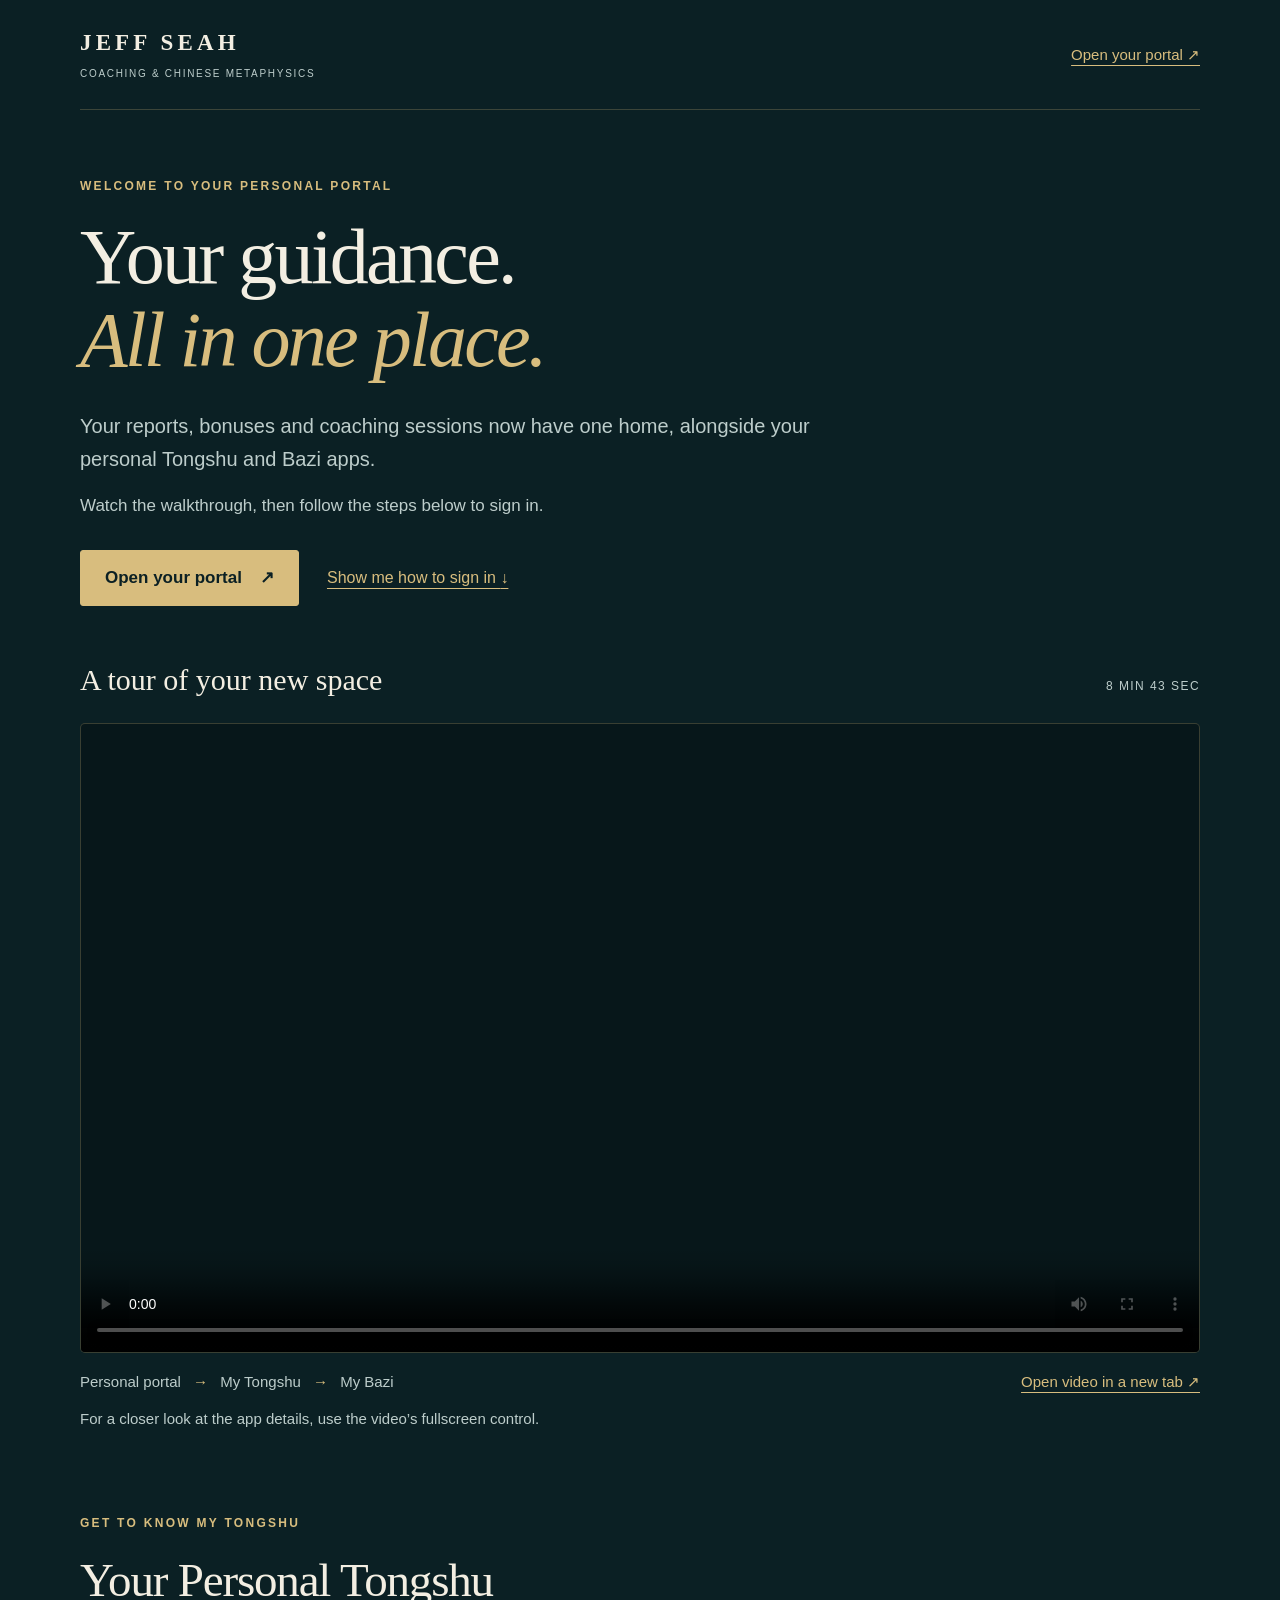
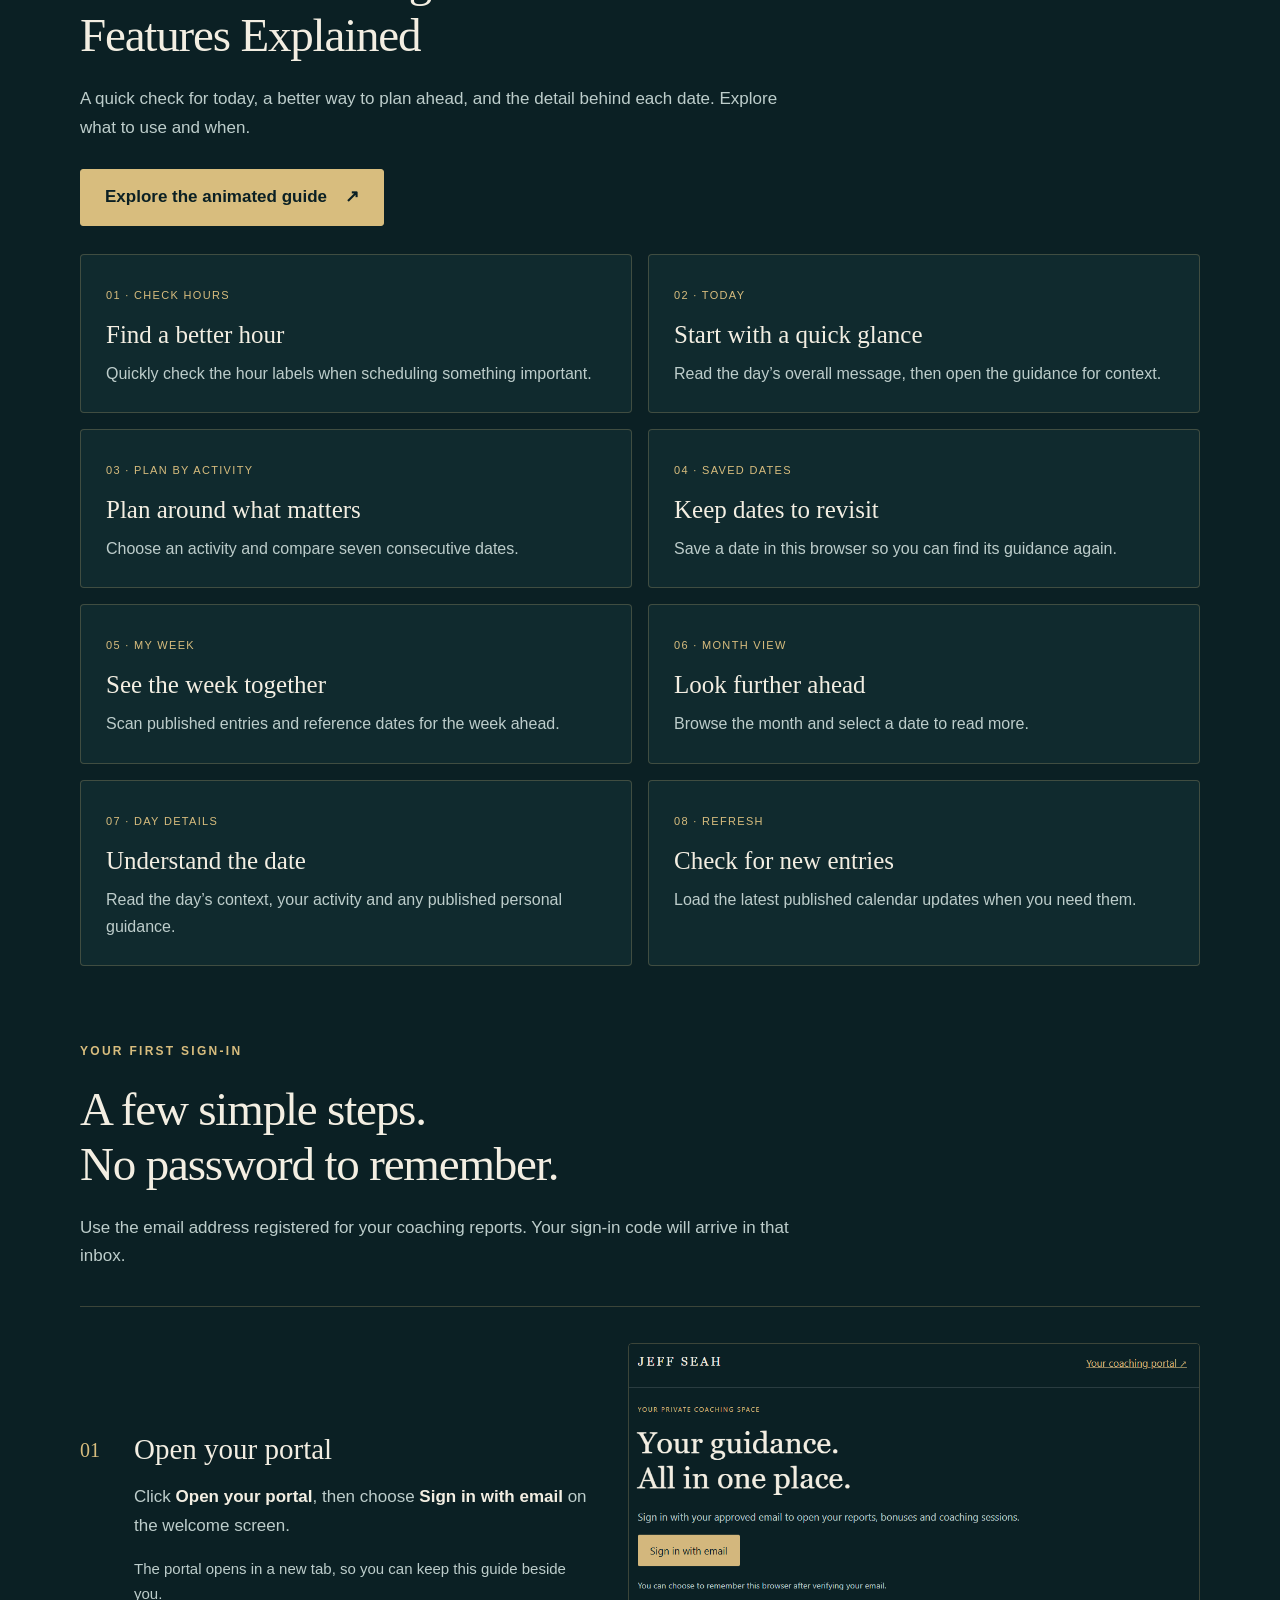
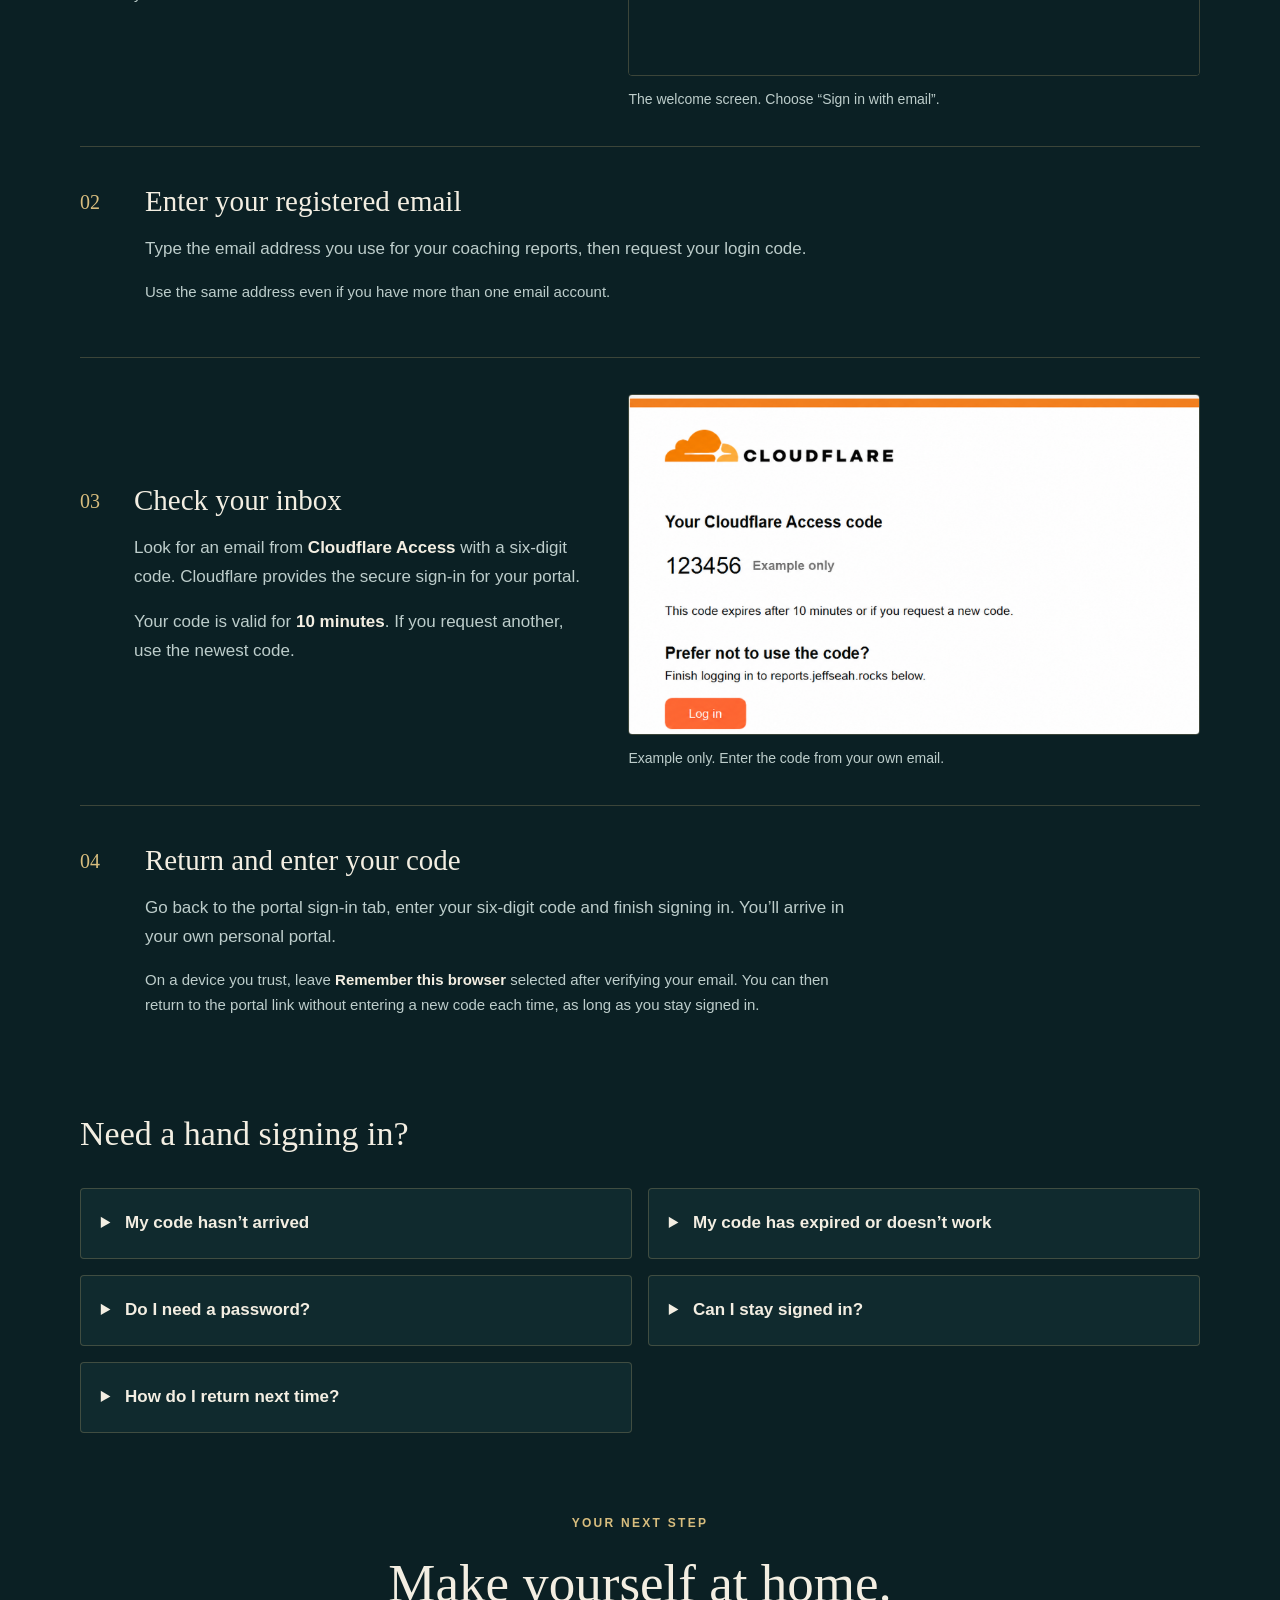
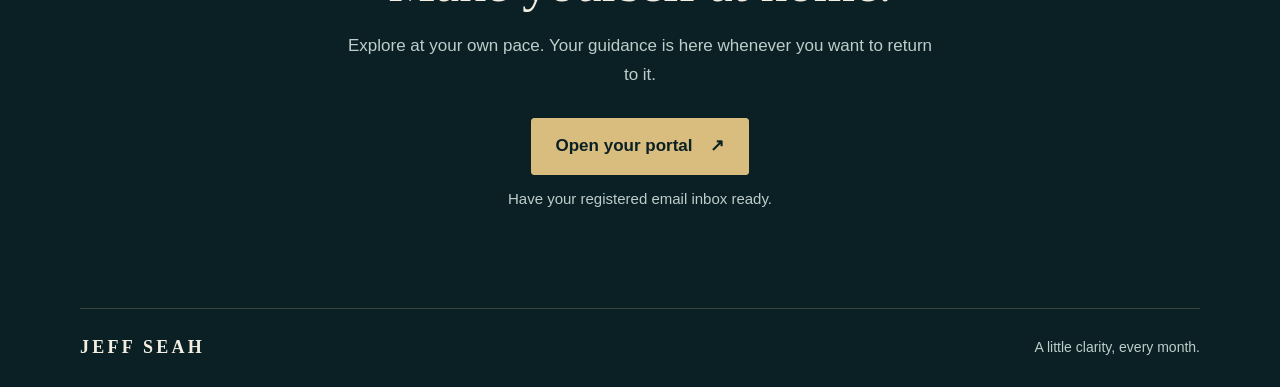
<file: portal-guide.html>
<!doctype html>
<html lang="en">
<head>
  <meta charset="utf-8">
  <meta name="viewport" content="width=device-width, initial-scale=1">
  <meta name="robots" content="noindex, nofollow">
  <meta name="description" content="A guided introduction to your personal Jeff Seah portal, with a walkthrough and simple email sign-in steps.">
  <meta name="theme-color" content="#0b2024">
  <title>Your personal portal guide | Jeff Seah</title>
  <link rel="icon" href="/img/seal-mark.png">
  <link rel="stylesheet" href="/css/portal-guide.css">
  <script defer src="/js/portal-guide-analytics.js"></script>
<script defer src="/js/clarity.js" data-clarity-project="zi9oun1lgi" data-clarity-hosts="jeffseah.rocks,www.jeffseah.rocks" data-clarity-paths="/,/2027,/book,/power-calendar,/portal-guide,/tongshu-guide,/privacy,/terms" data-clarity-privacy="/privacy"></script>
</head>
<body>
  <a class="skip-link" href="#main">Skip to the guide</a>
  <header class="site-header wrap">
    <a class="brand" href="/" aria-label="Jeff Seah home">JEFF SEAH<span>COACHING &amp; CHINESE METAPHYSICS</span></a>
    <a class="header-link" data-track-target="portal" data-track-placement="header" href="https://reports.jeffseah.rocks/members/portal/" target="_blank" rel="noopener">Open your portal <span aria-hidden="true">↗</span><span class="sr-only"> (opens in a new tab)</span></a>
  </header>
  <main id="main">
    <section class="hero wrap" aria-labelledby="page-title">
      <p class="eyebrow">WELCOME TO YOUR PERSONAL PORTAL</p>
      <h1 id="page-title">Your guidance.<br><em>All in one place.</em></h1>
      <p class="intro">Your reports, bonuses and coaching sessions now have one home, alongside your personal Tongshu and Bazi apps.</p>
      <p class="hero-note">Watch the walkthrough, then follow the steps below to sign in.</p>
      <div class="hero-actions"><a class="button" data-track-target="portal" data-track-placement="hero" href="https://reports.jeffseah.rocks/members/portal/" target="_blank" rel="noopener">Open your portal <span aria-hidden="true">↗</span><span class="sr-only"> (opens in a new tab)</span></a><a class="text-link" data-track-target="sign-in-steps" data-track-placement="hero" href="#sign-in">Show me how to sign in <span aria-hidden="true">↓</span></a></div>
    </section>

    <section class="video-section wrap" aria-labelledby="video-title">
      <div class="section-top"><h2 id="video-title">A tour of your new space</h2><span class="duration">8 MIN 43 SEC</span></div>
      <div class="video-frame"><video data-guide-video controls playsinline preload="metadata" poster="https://media.publit.io/file/w_1280/Client-Coaching-Content/personal-portal-walkthrough-v4.jpg" aria-label="Jeff Seah personal portal walkthrough: portal, Tongshu and Bazi"><source src="https://media.publit.io/file/h_1080/Client-Coaching-Content/personal-portal-walkthrough-v4.mp4" type="video/mp4"><track kind="captions" src="/media/portal-guide/walkthrough-v4.vtt" srclang="en" label="English">Your browser cannot play this video. Use the video link below.</video></div>
      <div class="video-bottom"><p>Personal portal <span aria-hidden="true">→</span> My Tongshu <span aria-hidden="true">→</span> My Bazi</p><a data-track-target="video-external" data-track-placement="video-footer" href="https://media.publit.io/file/Client-Coaching-Content/personal-portal-walkthrough-v4.html?player=MetaHQ1080" target="_blank" rel="noopener">Open video in a new tab <span aria-hidden="true">↗</span></a></div>
      <p class="small-note">For a closer look at the app details, use the video’s fullscreen control.</p>
    </section>

    <section class="feature-intro wrap" aria-labelledby="features-title">
      <p class="eyebrow">GET TO KNOW MY TONGSHU</p><h2 id="features-title">Your Personal Tongshu<br>Features Explained</h2>
      <p class="feature-intro-text">A quick check for today, a better way to plan ahead, and the detail behind each date. Explore what to use and when.</p>
      <a class="button" href="/tongshu-guide.html" data-track-target="tongshu-guide" data-track-placement="feature-intro">Explore the animated guide <span aria-hidden="true">↗</span></a>
      <div class="feature-cards">
        <a data-track-target="tongshu-guide" data-track-placement="check-hours" href="/tongshu-guide.html#check-hours"><span>01 · CHECK HOURS</span><h3>Find a better hour</h3><p>Quickly check the hour labels when scheduling something important.</p></a>
        <a data-track-target="tongshu-guide" data-track-placement="today" href="/tongshu-guide.html#today"><span>02 · TODAY</span><h3>Start with a quick glance</h3><p>Read the day’s overall message, then open the guidance for context.</p></a>
        <a data-track-target="tongshu-guide" data-track-placement="plan-activity" href="/tongshu-guide.html#plan-activity"><span>03 · PLAN BY ACTIVITY</span><h3>Plan around what matters</h3><p>Choose an activity and compare seven consecutive dates.</p></a>
        <a data-track-target="tongshu-guide" data-track-placement="saved-dates" href="/tongshu-guide.html#saved-dates"><span>04 · SAVED DATES</span><h3>Keep dates to revisit</h3><p>Save a date in this browser so you can find its guidance again.</p></a>
        <a data-track-target="tongshu-guide" data-track-placement="my-week" href="/tongshu-guide.html#my-week"><span>05 · MY WEEK</span><h3>See the week together</h3><p>Scan published entries and reference dates for the week ahead.</p></a>
        <a data-track-target="tongshu-guide" data-track-placement="month-view" href="/tongshu-guide.html#month-view"><span>06 · MONTH VIEW</span><h3>Look further ahead</h3><p>Browse the month and select a date to read more.</p></a>
        <a data-track-target="tongshu-guide" data-track-placement="day-details" href="/tongshu-guide.html#day-details"><span>07 · DAY DETAILS</span><h3>Understand the date</h3><p>Read the day’s context, your activity and any published personal guidance.</p></a>
        <a data-track-target="tongshu-guide" data-track-placement="refresh" href="/tongshu-guide.html#refresh"><span>08 · REFRESH</span><h3>Check for new entries</h3><p>Load the latest published calendar updates when you need them.</p></a>
      </div>
    </section>

    <section id="sign-in" class="guide wrap" aria-labelledby="sign-in-title">
      <div class="guide-heading"><p class="eyebrow">YOUR FIRST SIGN-IN</p><h2 id="sign-in-title">A few simple steps.<br>No password to remember.</h2><p>Use the email address registered for your coaching reports. Your sign-in code will arrive in that inbox.</p></div>
      <ol class="steps">
        <li class="step step-with-image">
          <div class="step-copy"><span class="step-number" aria-hidden="true">01</span><h3>Open your portal</h3><p>Click <strong>Open your portal</strong>, then choose <strong>Sign in with email</strong> on the welcome screen.</p><p class="small-note">The portal opens in a new tab, so you can keep this guide beside you.</p></div>
          <figure><a class="screenshot-link" data-track-target="sign-in-screenshot" data-track-placement="sign-in-step" href="/img/portal-guide/sign-in.png" target="_blank" rel="noopener" aria-label="View the portal sign-in screenshot at full size in a new tab"><img src="/img/portal-guide/sign-in.png" width="976" height="566" alt="Jeff Seah portal welcome screen, with a gold Sign in with email button." loading="lazy"></a><figcaption>The welcome screen. Choose “Sign in with email”.</figcaption></figure>
        </li>
        <li class="step"><div class="step-copy"><span class="step-number" aria-hidden="true">02</span><h3>Enter your registered email</h3><p>Type the email address you use for your coaching reports, then request your login code.</p><p class="small-note">Use the same address even if you have more than one email account.</p></div></li>
        <li class="step step-with-image">
          <div class="step-copy"><span class="step-number" aria-hidden="true">03</span><h3>Check your inbox</h3><p>Look for an email from <strong>Cloudflare Access</strong> with a six-digit code. Cloudflare provides the secure sign-in for your portal.</p><p>Your code is valid for <strong>10 minutes</strong>. If you request another, use the newest code.</p></div>
          <figure><a class="screenshot-link" data-track-target="code-screenshot" data-track-placement="email-step" href="/img/portal-guide/cloudflare-code-example.png" target="_blank" rel="noopener" aria-label="View the example Cloudflare code email at full size in a new tab"><img src="/img/portal-guide/cloudflare-code-example.png" width="1626" height="967" alt="Example Cloudflare Access email for reports.jeffseah.rocks. The illustrated code is 123456, labelled Example only." loading="lazy"></a><figcaption>Example only. Enter the code from your own email.</figcaption></figure>
        </li>
        <li class="step"><div class="step-copy"><span class="step-number" aria-hidden="true">04</span><h3>Return and enter your code</h3><p>Go back to the portal sign-in tab, enter your six-digit code and finish signing in. You’ll arrive in your own personal portal.</p><p class="small-note">On a device you trust, leave <strong>Remember this browser</strong> selected after verifying your email. You can then return to the portal link without entering a new code each time, as long as you stay signed in.</p></div></li>
      </ol>
    </section>

    <section class="help wrap" aria-labelledby="help-title"><h2 id="help-title">Need a hand signing in?</h2><div class="help-grid">
      <details data-track-help="code-missing"><summary>My code hasn’t arrived</summary><p>First, check that you entered the email address registered for your reports. Check that inbox’s spam or junk folder too.</p><p>If it still hasn’t arrived, reply to the email where I shared this guide so I can check your sign-in address.</p></details>
      <details data-track-help="code-expired"><summary>My code has expired or doesn’t work</summary><p>Request a fresh code from the sign-in screen and use only the newest email. Requesting another code replaces the previous one.</p></details>
      <details data-track-help="password"><summary>Do I need a password?</summary><p>No. Use your registered email and the code sent to that inbox. If you sign out, you’ll need to verify your email again.</p></details>
      <details data-track-help="stay-signed-in"><summary>Can I stay signed in?</summary><p>Yes. Choose <strong>Remember this browser</strong> after verifying your email. On the same browser and device, you can normally return to the portal link without another code. You can close the portal tab and come back later.</p><p>Signing out revokes that browser’s access. You will also need to verify again if you switch browsers, clear your cookies, have browser access revoked, or do not return for a year. Private browsing may clear your sign-in when the window closes.</p></details>
      <details data-track-help="return-next"><summary>How do I return next time?</summary><p>Bookmark your portal at <a href="https://reports.jeffseah.rocks/members/portal/" target="_blank" rel="noopener">reports.jeffseah.rocks</a>. You can also keep this guide to revisit the walkthrough.</p></details>
    </div></section>

    <section class="closing wrap" aria-labelledby="ready-title"><p class="eyebrow">YOUR NEXT STEP</p><h2 id="ready-title">Make yourself at home.</h2><p>Explore at your own pace. Your guidance is here whenever you want to return to it.</p><a class="button" data-track-target="portal" data-track-placement="closing" href="https://reports.jeffseah.rocks/members/portal/" target="_blank" rel="noopener">Open your portal <span aria-hidden="true">↗</span><span class="sr-only"> (opens in a new tab)</span></a><p class="small-note">Have your registered email inbox ready.</p></section>
  </main>
  <footer class="wrap"><span class="brand">JEFF SEAH</span><p>A little clarity, every month.</p></footer>
</body>
</html>
</file>
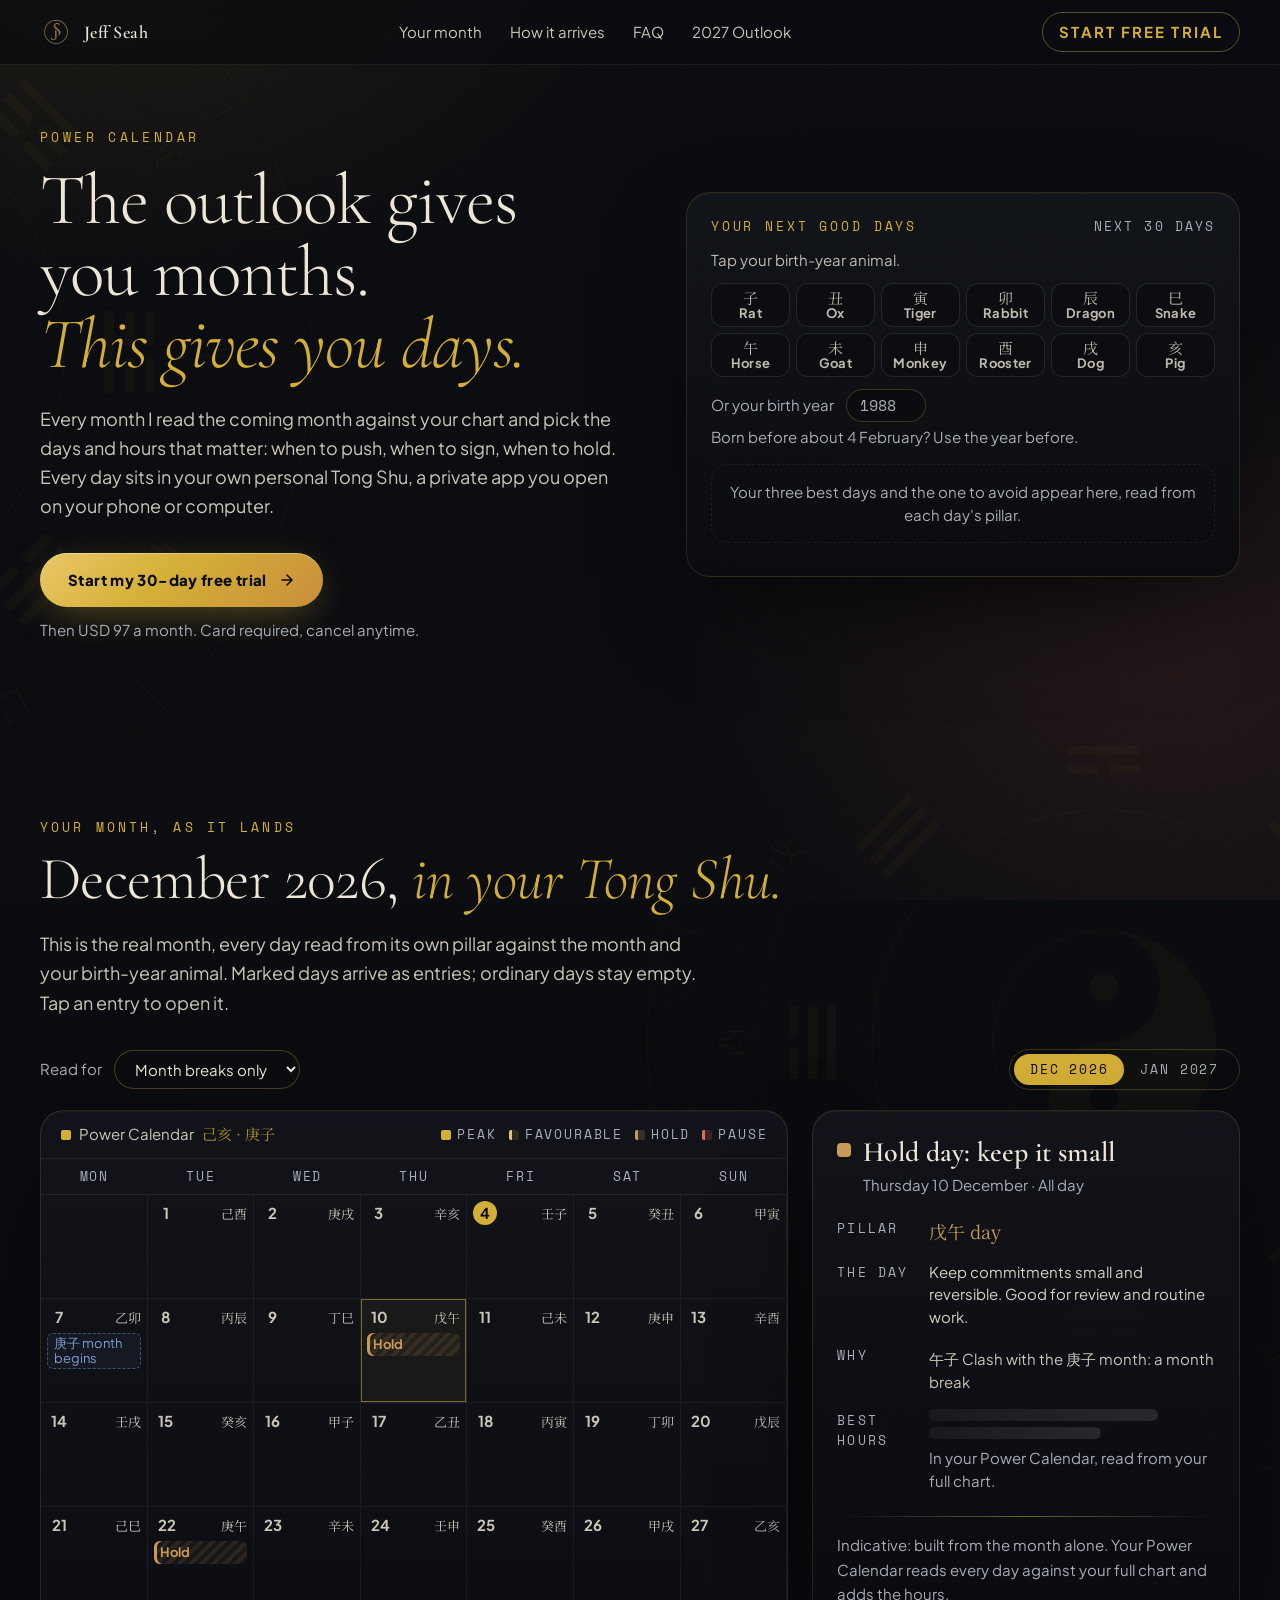
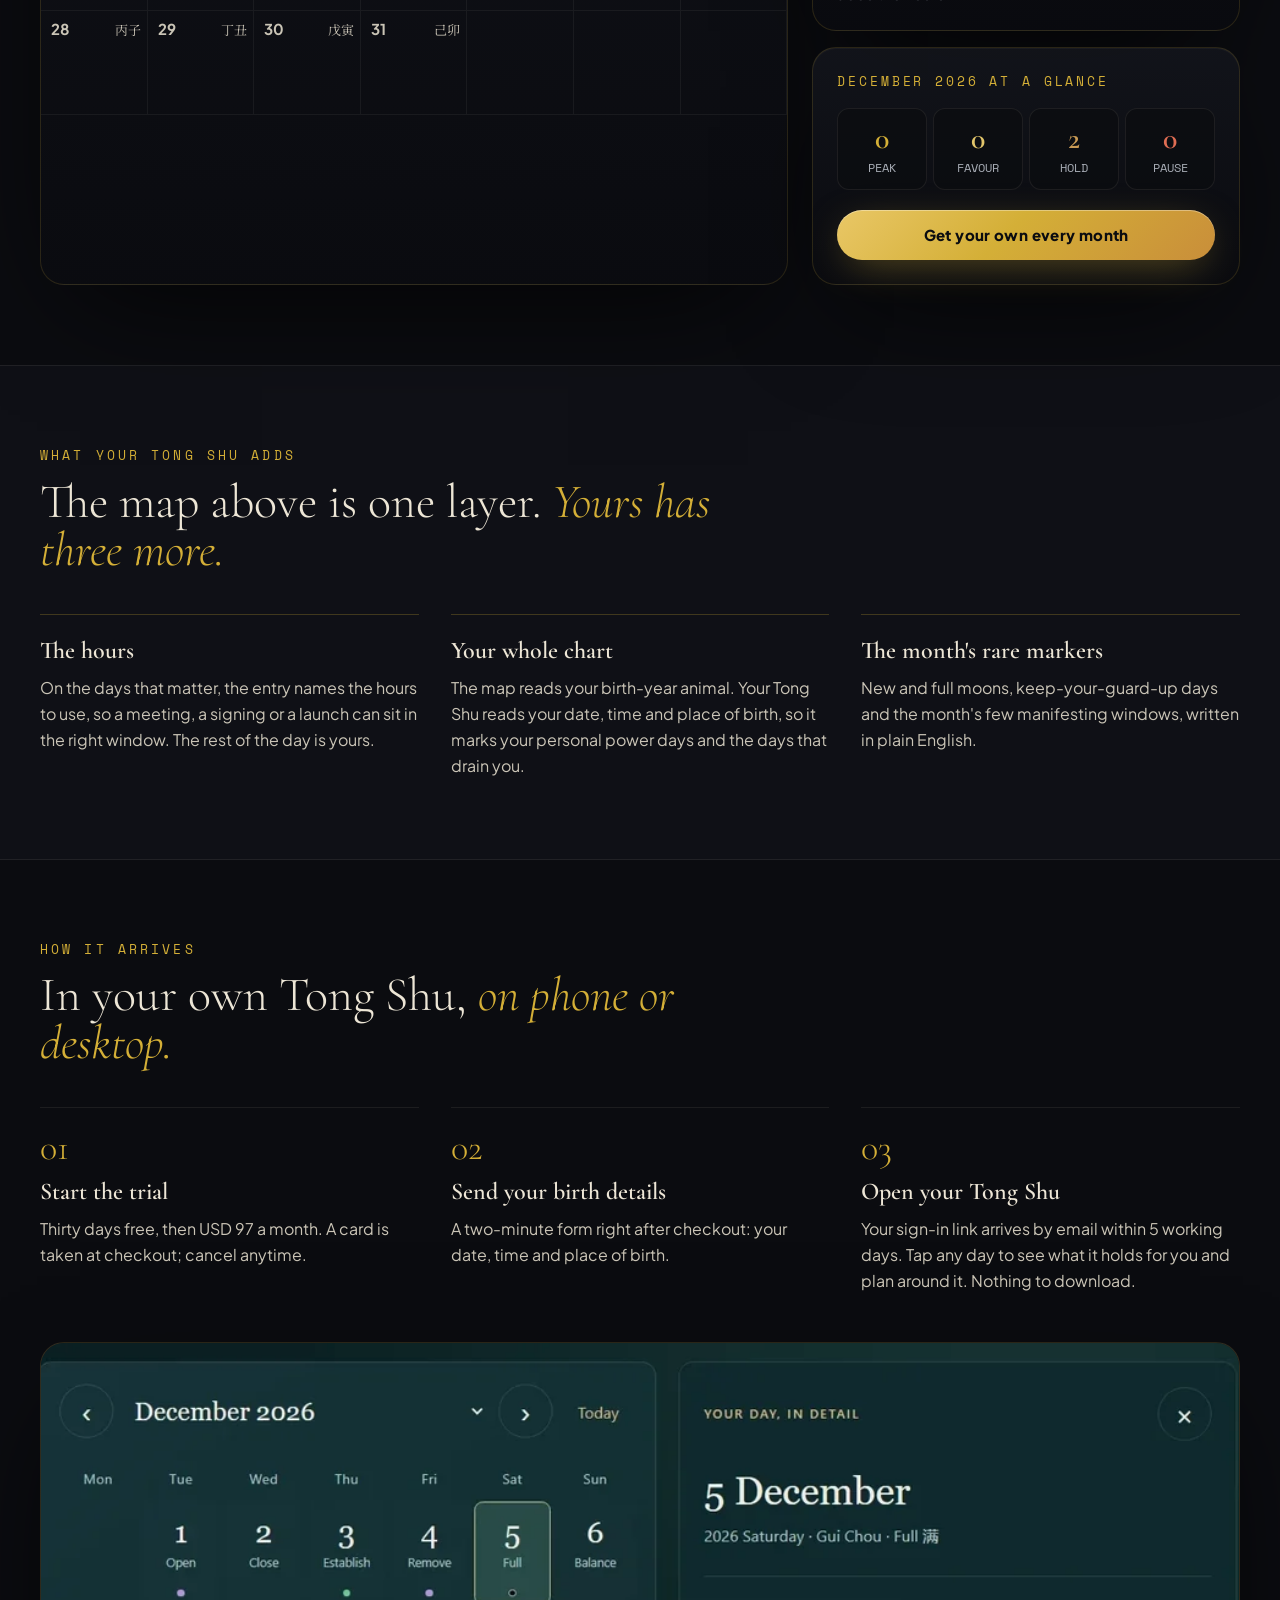
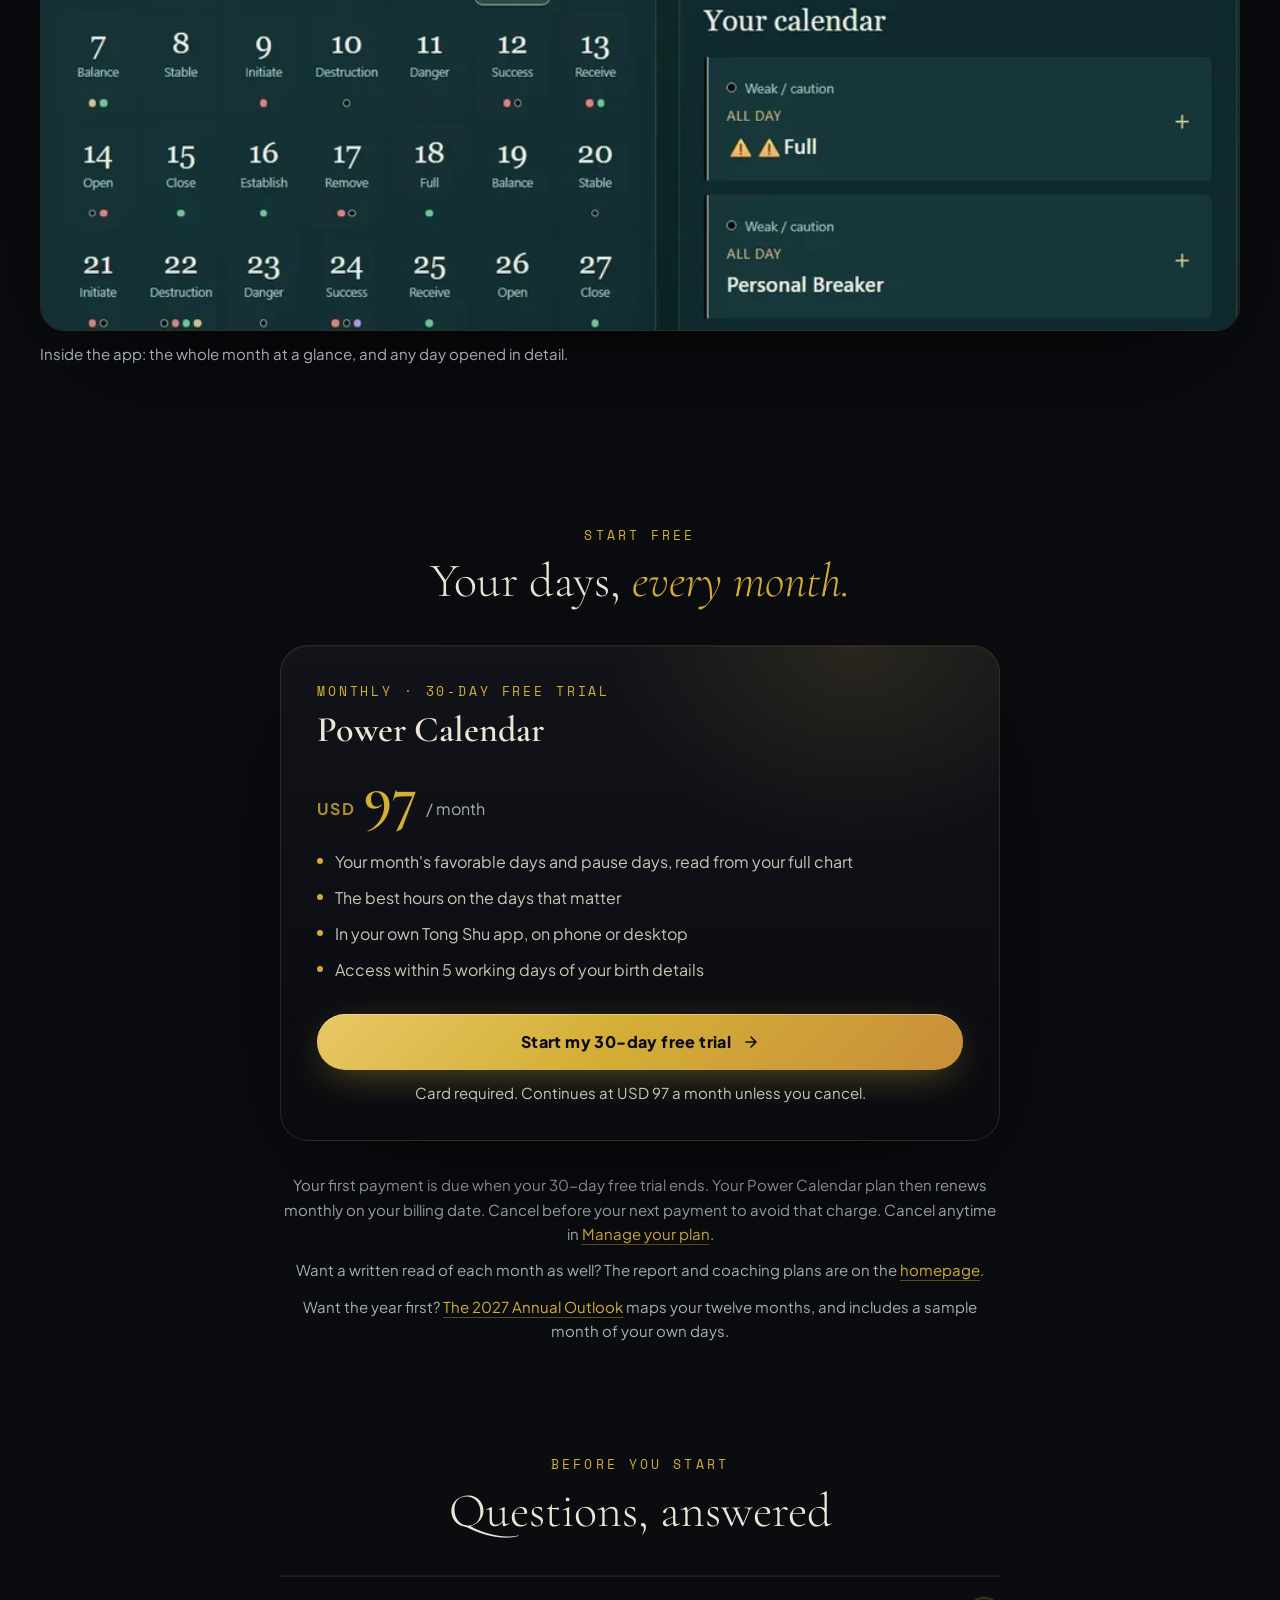
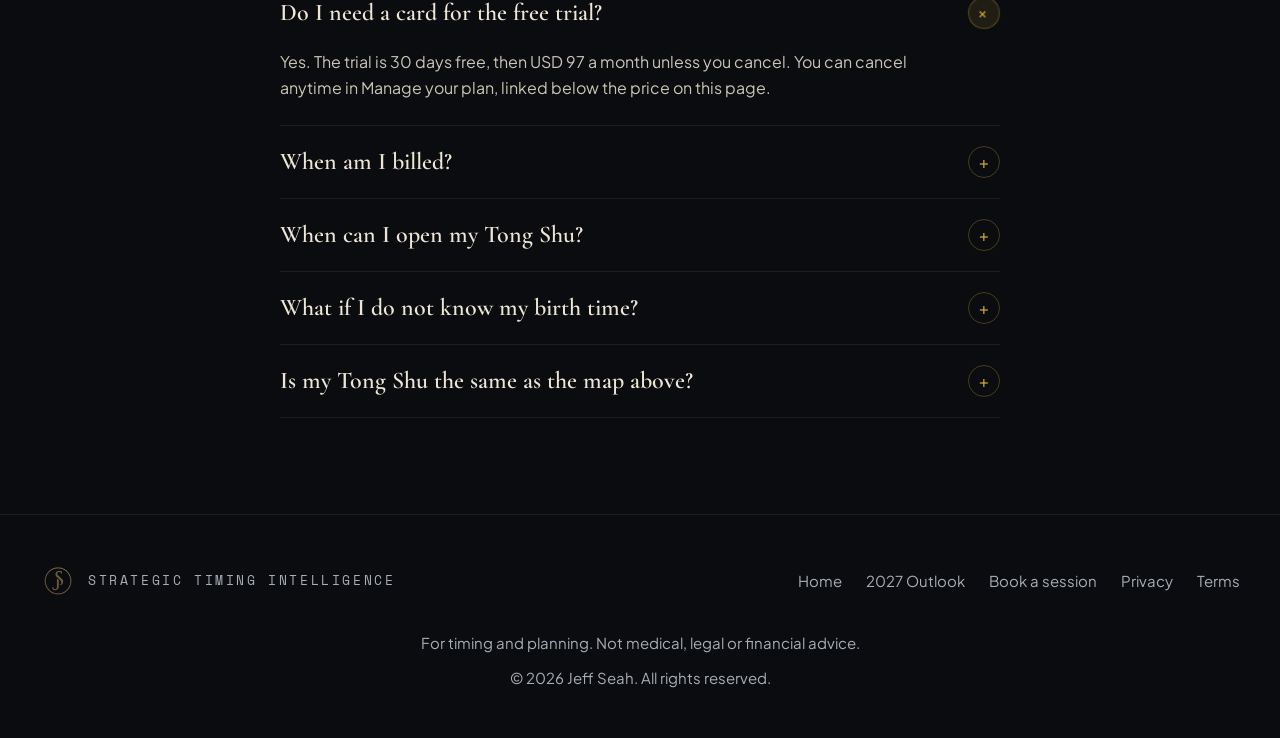
<file: power-calendar.html>
<!DOCTYPE html>
<html lang="en" class="preload">
<head>
  <meta charset="UTF-8" />
  <meta name="viewport" content="width=device-width, initial-scale=1" />
  <title>Power Calendar: your personal Tong Shu, read against your birth chart | Jeff Seah</title>
  <meta name="description" content="A sample Power Calendar month you can click through. Hand-picked favorable days, caution days and hours calculated from your own birth chart, in your own personal Tong Shu app. 30-day free trial, card required." />
  <link rel="canonical" href="https://www.jeffseah.rocks/power-calendar" />
  <link rel="icon" type="image/png" sizes="64x64" href="/img/seal-64.png" />
  <link rel="apple-touch-icon" href="/img/seal-128.png" />
  <meta property="og:type" content="website" />
  <meta property="og:site_name" content="Jeff Seah" />
  <meta property="og:title" content="Power Calendar | Jeff Seah" />
  <meta property="og:description" content="Your month's favorable days, caution days and hours, calculated from your birth chart, in your own personal Tong Shu app. 30-day free trial, card required." />
  <meta property="og:url" content="https://www.jeffseah.rocks/power-calendar" />
  <meta property="og:image" content="https://www.jeffseah.rocks/img/2027/og-2027.jpg" />
  <meta name="twitter:card" content="summary_large_image" />
  <meta name="twitter:title" content="Power Calendar | Jeff Seah" />
  <meta name="twitter:description" content="A sample month you can click through. 30-day free trial, card required." />
  <meta name="twitter:image" content="https://www.jeffseah.rocks/img/2027/og-2027.jpg" />

  <script>
    // Animated elements start hidden only when motion is allowed. Failsafe: show everything after 2.5 s if GSAP never runs.
    if (window.matchMedia('(prefers-reduced-motion: reduce)').matches) document.documentElement.classList.remove('preload');
    else setTimeout(() => document.documentElement.classList.remove('preload'), 2500);
  </script>

  <link rel="preconnect" href="https://fonts.googleapis.com" />
  <link rel="preconnect" href="https://fonts.gstatic.com" crossorigin />
  <link href="https://fonts.googleapis.com/css2?family=Cormorant+Garamond:ital,wght@0,300;0,600;1,300;1,400&family=Plus+Jakarta+Sans:wght@300;400;700;800&family=Space+Mono&family=Noto+Serif+TC:wght@400;700&display=swap" rel="stylesheet" />
  <link rel="stylesheet" href="/css/power-calendar.css" />

  <style>
    :root {
      --obsidian: #0B0C10;
      --coal: #13151B;
      --gold: #D4AF37;
      --champagne: #F3D98B;
      --ember: #E06D53;
      --ochre: #C99A55;
      --ink: #7F9BD1;
      --ivory: #EDE6D6;
      --ash: #A8ADB6;
      --ease: cubic-bezier(0.16, 1, 0.3, 1);
    }
    html { scroll-behavior: smooth; }
    body { background: var(--obsidian); color: var(--ivory); }
    [x-cloak] { display: none !important; }
    .preload [data-anim] { opacity: 0; }
    section[id], div[id] { scroll-margin-top: 5.5rem; }

    /* Ambient layer: gold dawn top left, ember low right, film grain over both. */
    .ambient {
      position: fixed; inset: 0; z-index: -1; pointer-events: none;
      background:
        radial-gradient(60rem 40rem at 8% -10%, rgba(212, 175, 55, 0.10), transparent 60%),
        radial-gradient(50rem 36rem at 92% 75%, rgba(224, 109, 83, 0.11), transparent 62%),
        var(--obsidian);
    }
    .ambient::after {
      content: ''; position: absolute; inset: 0; opacity: 0.06; mix-blend-mode: overlay;
      background-image: url("data:image/svg+xml,%3Csvg viewBox='0 0 300 300' xmlns='http://www.w3.org/2000/svg'%3E%3Cfilter id='n'%3E%3CfeTurbulence type='fractalNoise' baseFrequency='0.85' numOctaves='3' stitchTiles='stitch'/%3E%3C/filter%3E%3Crect width='100%25' height='100%25' filter='url(%23n)'/%3E%3C/svg%3E");
    }
    .hairline { border-color: rgba(237, 230, 214, 0.08); }
    .gold-rule { height: 1px; background: linear-gradient(90deg, transparent, rgba(212, 175, 55, 0.5), transparent); }
    .panel {
      background: linear-gradient(180deg, rgba(19, 21, 27, 0.92), rgba(11, 12, 16, 0.92));
      border: 1px solid rgba(212, 175, 55, 0.16);
      box-shadow: 0 40px 120px -40px rgba(0, 0, 0, 0.9), inset 0 1px 0 rgba(237, 230, 214, 0.04);
    }

    /* Primary CTA: molten gold with an ember undertone on hover. */
    .btn-ember {
      background: linear-gradient(135deg, #E9C766 0%, var(--gold) 45%, #C98E3A 100%);
      color: var(--obsidian);
      box-shadow: 0 10px 40px -12px rgba(212, 175, 55, 0.55), inset 0 1px 0 rgba(255, 255, 255, 0.35);
      transition: transform 0.35s var(--ease), box-shadow 0.35s var(--ease);
    }
    .btn-ember:hover { transform: translateY(-2px); box-shadow: 0 16px 50px -12px rgba(224, 109, 83, 0.6), inset 0 1px 0 rgba(255, 255, 255, 0.35); }
    .btn-ember svg { transition: transform 0.35s var(--ease); }
    .btn-ember:hover svg { transform: translateX(3px); }
    .btn-ember:focus-visible, .focus-ring:focus-visible { outline: 2px solid var(--gold); outline-offset: 3px; }

    /* Nav seal (same as /2027, /book and the homepage). */
    .seal { position: relative; display: inline-block; flex-shrink: 0; }
    .seal > * { position: absolute; inset: 0; width: 100%; height: 100%; }
    .seal-ring, .seal-glint { transition: transform 1.1s cubic-bezier(0.45, 0, 0.2, 1); }
    .seal-glint, .seal-sheen { -webkit-mask: url(/img/seal-ring.png) center / 100% 100% no-repeat; mask: url(/img/seal-ring.png) center / 100% 100% no-repeat; }
    .seal-glint { background: conic-gradient(from 300deg, transparent 0deg, rgba(255, 240, 205, 0.95) 28deg, transparent 60deg); opacity: 0; transition: transform 1.1s cubic-bezier(0.45, 0, 0.2, 1), opacity 0.5s ease; }
    .seal-sheen { -webkit-mask-image: url(/img/seal-mark.png); mask-image: url(/img/seal-mark.png); background: linear-gradient(115deg, transparent 38%, rgba(255, 243, 212, 0.95) 50%, transparent 62%) 130% 0 / 300% 100% no-repeat; }
    .seal-sheen.is-sweeping { animation: seal-sheen 1.2s cubic-bezier(0.4, 0, 0.2, 1) 1 both; }
    @keyframes seal-sheen { from { background-position: 130% 0; } to { background-position: -30% 0; } }
    @media (hover: hover) and (pointer: fine) {
      .seal-link:hover .seal-ring, .seal-link:hover .seal-glint { transform: rotate(180deg); }
      .seal-link:hover .seal-glint { opacity: 1; }
    }

    /* Tone system (fixed site meanings: gold flow, ochre hold, ember friction). */
    .tag-peak { --tone: var(--gold); }
    .tag-good { --tone: #E2C56B; }
    .tag-neutral { --tone: #A8ADB6; }
    .tag-hold { --tone: var(--ochre); }
    .tag-pause { --tone: var(--ember); }
    .tone-text { color: var(--tone); }
    .tone-bg { background: var(--tone); }
    .chip { border: 1px solid color-mix(in srgb, var(--tone) 45%, transparent); background: color-mix(in srgb, var(--tone) 10%, transparent); color: var(--tone); }

    /* Calendar view: a month grid with all-day event chips, like the calendar it arrives in. */
    .cal-cell { position: relative; border-color: rgba(237, 230, 214, 0.06); transition: background-color 0.25s var(--ease); }
    .cal-cell:hover { background: rgba(237, 230, 214, 0.025); }
    .cal-cell.is-out { background: transparent; }
    .cal-cell.is-today .cal-num { background: var(--gold); color: var(--obsidian); }
    .cal-cell.is-active { background: rgba(212, 175, 55, 0.05); box-shadow: inset 0 0 0 1px rgba(212, 175, 55, 0.55); }
    .evt { width: 100%; text-align: left; border-radius: 6px; line-height: 1.15; transition: transform 0.25s var(--ease), box-shadow 0.25s var(--ease); }
    .evt.tag-peak { background: linear-gradient(135deg, #E9C766, var(--gold) 55%, #C98E3A); color: var(--obsidian); box-shadow: 0 6px 20px -8px rgba(212, 175, 55, 0.8); }
    .evt.tag-good { background: rgba(212, 175, 55, 0.12); color: #E2C56B; box-shadow: inset 3px 0 0 #E2C56B; }
    .evt.tag-hold { background: repeating-linear-gradient(135deg, rgba(201, 154, 85, 0.16) 0 4px, rgba(201, 154, 85, 0.06) 4px 8px); color: var(--ochre); box-shadow: inset 3px 0 0 var(--ochre); }
    .evt.tag-pause { background: rgba(224, 109, 83, 0.14); color: var(--ember); box-shadow: inset 3px 0 0 var(--ember); }
    .evt-month { color: var(--ink); border: 1px dashed rgba(127, 155, 209, 0.45); background: rgba(127, 155, 209, 0.06); }
    @media (hover: hover) { .evt:hover { transform: translateY(-1px); } }
    .scan { position: absolute; top: 0; bottom: 0; width: 22%; left: -25%; pointer-events: none;
      background: linear-gradient(90deg, transparent, rgba(212, 175, 55, 0.18), transparent); }

    /* Locked hours: neutral shimmer, never invented times. */
    .lock-bar { background: linear-gradient(90deg, rgba(237, 230, 214, 0.05) 0%, rgba(237, 230, 214, 0.12) 50%, rgba(237, 230, 214, 0.05) 100%) 0 0 / 200% 100%; animation: shimmer 2.4s linear infinite; }
    @keyframes shimmer { from { background-position: 100% 0; } to { background-position: -100% 0; } }

    /* Watermark Luopan, deep in the background (3 %). */
    .watermark { position: absolute; inset: 0; z-index: -1; overflow: hidden; pointer-events: none; }
    .watermark svg { aspect-ratio: 1; height: auto; opacity: 0.03; }

    @media (prefers-reduced-motion: reduce) {
      html { scroll-behavior: auto; }
      .seal-sheen.is-sweeping, .lock-bar { animation: none; }
      .seal-ring, .seal-glint, .evt { transition: none; }
      .seal-link:hover .seal-ring, .seal-link:hover .seal-glint { transform: none; }
    }
    /* Footer: one slow light sweep across the seal and the line. */
    .sweep-seal { position: relative; display: inline-block; flex: none; line-height: 0; }
    .sweep-seal::after { content: ""; position: absolute; inset: 0; opacity: 0;
      background: linear-gradient(100deg, transparent 40%, rgba(255, 243, 196, 0.95) 50%, transparent 60%) 130% 0 / 300% 100% no-repeat;
      -webkit-mask: url(/img/seal-mark.png) center / contain no-repeat; mask: url(/img/seal-mark.png) center / contain no-repeat; }
    .sweep-text { position: relative; }
    .sweep-text::after { content: attr(data-text); position: absolute; inset: 0; opacity: 0; color: transparent; pointer-events: none;
      -webkit-background-clip: text; background-clip: text;
      background: linear-gradient(100deg, transparent 40%, rgba(255, 243, 196, 0.95) 50%, transparent 60%) 130% 0 / 300% 100% no-repeat;
      -webkit-background-clip: text; background-clip: text; }
    .is-swept .sweep-seal::after { opacity: 1; animation: footSweep 1.6s ease-in-out forwards; }
    .is-swept .sweep-text::after { opacity: 1; animation: footSweep 3.4s ease-in-out 0.9s forwards; }
    @keyframes footSweep { from { background-position: 130% 0; } to { background-position: -30% 0; } }
    @media (prefers-reduced-motion: reduce) { .ember-glow { animation: none; color: var(--ember); } .is-swept .sweep-seal::after, .is-swept .sweep-text::after { animation: none; opacity: 0; } }
  </style>

  <!-- Self-hosted, so no third-party host sits on the paint path. Deferred scripts run in order once the page
       is parsed: GSAP, then Alpine. The inline scripts in the body have registered their alpine:init listeners by then. -->
  <script defer src="/js/vendor/gsap-3.12.5.min.js"></script>
  <script defer src="/js/vendor/alpine-3.14.9.min.js"></script>
<script defer src="/js/clarity.js" data-clarity-project="zi9oun1lgi" data-clarity-hosts="jeffseah.rocks,www.jeffseah.rocks" data-clarity-paths="/,/2027,/book,/power-calendar,/portal-guide,/tongshu-guide,/privacy,/terms" data-clarity-privacy="/privacy"></script>
</head>
<body class="font-sans antialiased">
  <a href="#main" class="sr-only focus:not-sr-only focus:fixed focus:left-4 focus:top-4 focus:z-[60] focus:rounded-lg focus:bg-gold focus:px-4 focus:py-2 focus:text-[15px] focus:font-bold focus:text-obsidian">Skip to content</a>
  <div class="ambient" aria-hidden="true"></div>

  <!-- Watermark Luopan (same symbol as /2027, /book and the homepage). Used at 3.5% opacity. -->
  <svg width="0" height="0" class="absolute" aria-hidden="true" focusable="false"><symbol id="bagua" viewBox="-500 -500 1000 1000"><circle r="492" fill="none" stroke="#D4AF37" stroke-width="1.2"/><circle r="470" fill="none" stroke="#D4AF37" stroke-width="0.6"/><line x1="0.0" y1="-452.0" x2="0.0" y2="-492.0" stroke="#D4AF37" stroke-width="1.4"/><line x1="41.0" y1="-468.2" x2="42.9" y2="-490.1" stroke="#D4AF37" stroke-width="0.7"/><line x1="81.6" y1="-462.9" x2="85.4" y2="-484.5" stroke="#D4AF37" stroke-width="0.7"/><line x1="117.0" y1="-436.6" x2="127.3" y2="-475.2" stroke="#D4AF37" stroke-width="1.4"/><line x1="160.7" y1="-441.7" x2="168.3" y2="-462.3" stroke="#D4AF37" stroke-width="0.7"/><line x1="198.6" y1="-426.0" x2="207.9" y2="-445.9" stroke="#D4AF37" stroke-width="0.7"/><line x1="226.0" y1="-391.4" x2="246.0" y2="-426.1" stroke="#D4AF37" stroke-width="1.4"/><line x1="269.6" y1="-385.0" x2="282.2" y2="-403.0" stroke="#D4AF37" stroke-width="0.7"/><line x1="302.1" y1="-360.0" x2="316.3" y2="-376.9" stroke="#D4AF37" stroke-width="0.7"/><line x1="319.6" y1="-319.6" x2="347.9" y2="-347.9" stroke="#D4AF37" stroke-width="1.4"/><line x1="360.0" y1="-302.1" x2="376.9" y2="-316.3" stroke="#D4AF37" stroke-width="0.7"/><line x1="385.0" y1="-269.6" x2="403.0" y2="-282.2" stroke="#D4AF37" stroke-width="0.7"/><line x1="391.4" y1="-226.0" x2="426.1" y2="-246.0" stroke="#D4AF37" stroke-width="1.4"/><line x1="426.0" y1="-198.6" x2="445.9" y2="-207.9" stroke="#D4AF37" stroke-width="0.7"/><line x1="441.7" y1="-160.7" x2="462.3" y2="-168.3" stroke="#D4AF37" stroke-width="0.7"/><line x1="436.6" y1="-117.0" x2="475.2" y2="-127.3" stroke="#D4AF37" stroke-width="1.4"/><line x1="462.9" y1="-81.6" x2="484.5" y2="-85.4" stroke="#D4AF37" stroke-width="0.7"/><line x1="468.2" y1="-41.0" x2="490.1" y2="-42.9" stroke="#D4AF37" stroke-width="0.7"/><line x1="452.0" y1="-0.0" x2="492.0" y2="-0.0" stroke="#D4AF37" stroke-width="1.4"/><line x1="468.2" y1="41.0" x2="490.1" y2="42.9" stroke="#D4AF37" stroke-width="0.7"/><line x1="462.9" y1="81.6" x2="484.5" y2="85.4" stroke="#D4AF37" stroke-width="0.7"/><line x1="436.6" y1="117.0" x2="475.2" y2="127.3" stroke="#D4AF37" stroke-width="1.4"/><line x1="441.7" y1="160.7" x2="462.3" y2="168.3" stroke="#D4AF37" stroke-width="0.7"/><line x1="426.0" y1="198.6" x2="445.9" y2="207.9" stroke="#D4AF37" stroke-width="0.7"/><line x1="391.4" y1="226.0" x2="426.1" y2="246.0" stroke="#D4AF37" stroke-width="1.4"/><line x1="385.0" y1="269.6" x2="403.0" y2="282.2" stroke="#D4AF37" stroke-width="0.7"/><line x1="360.0" y1="302.1" x2="376.9" y2="316.3" stroke="#D4AF37" stroke-width="0.7"/><line x1="319.6" y1="319.6" x2="347.9" y2="347.9" stroke="#D4AF37" stroke-width="1.4"/><line x1="302.1" y1="360.0" x2="316.3" y2="376.9" stroke="#D4AF37" stroke-width="0.7"/><line x1="269.6" y1="385.0" x2="282.2" y2="403.0" stroke="#D4AF37" stroke-width="0.7"/><line x1="226.0" y1="391.4" x2="246.0" y2="426.1" stroke="#D4AF37" stroke-width="1.4"/><line x1="198.6" y1="426.0" x2="207.9" y2="445.9" stroke="#D4AF37" stroke-width="0.7"/><line x1="160.7" y1="441.7" x2="168.3" y2="462.3" stroke="#D4AF37" stroke-width="0.7"/><line x1="117.0" y1="436.6" x2="127.3" y2="475.2" stroke="#D4AF37" stroke-width="1.4"/><line x1="81.6" y1="462.9" x2="85.4" y2="484.5" stroke="#D4AF37" stroke-width="0.7"/><line x1="41.0" y1="468.2" x2="42.9" y2="490.1" stroke="#D4AF37" stroke-width="0.7"/><line x1="0.0" y1="452.0" x2="0.0" y2="492.0" stroke="#D4AF37" stroke-width="1.4"/><line x1="-41.0" y1="468.2" x2="-42.9" y2="490.1" stroke="#D4AF37" stroke-width="0.7"/><line x1="-81.6" y1="462.9" x2="-85.4" y2="484.5" stroke="#D4AF37" stroke-width="0.7"/><line x1="-117.0" y1="436.6" x2="-127.3" y2="475.2" stroke="#D4AF37" stroke-width="1.4"/><line x1="-160.7" y1="441.7" x2="-168.3" y2="462.3" stroke="#D4AF37" stroke-width="0.7"/><line x1="-198.6" y1="426.0" x2="-207.9" y2="445.9" stroke="#D4AF37" stroke-width="0.7"/><line x1="-226.0" y1="391.4" x2="-246.0" y2="426.1" stroke="#D4AF37" stroke-width="1.4"/><line x1="-269.6" y1="385.0" x2="-282.2" y2="403.0" stroke="#D4AF37" stroke-width="0.7"/><line x1="-302.1" y1="360.0" x2="-316.3" y2="376.9" stroke="#D4AF37" stroke-width="0.7"/><line x1="-319.6" y1="319.6" x2="-347.9" y2="347.9" stroke="#D4AF37" stroke-width="1.4"/><line x1="-360.0" y1="302.1" x2="-376.9" y2="316.3" stroke="#D4AF37" stroke-width="0.7"/><line x1="-385.0" y1="269.6" x2="-403.0" y2="282.2" stroke="#D4AF37" stroke-width="0.7"/><line x1="-391.4" y1="226.0" x2="-426.1" y2="246.0" stroke="#D4AF37" stroke-width="1.4"/><line x1="-426.0" y1="198.6" x2="-445.9" y2="207.9" stroke="#D4AF37" stroke-width="0.7"/><line x1="-441.7" y1="160.7" x2="-462.3" y2="168.3" stroke="#D4AF37" stroke-width="0.7"/><line x1="-436.6" y1="117.0" x2="-475.2" y2="127.3" stroke="#D4AF37" stroke-width="1.4"/><line x1="-462.9" y1="81.6" x2="-484.5" y2="85.4" stroke="#D4AF37" stroke-width="0.7"/><line x1="-468.2" y1="41.0" x2="-490.1" y2="42.9" stroke="#D4AF37" stroke-width="0.7"/><line x1="-452.0" y1="0.0" x2="-492.0" y2="0.0" stroke="#D4AF37" stroke-width="1.4"/><line x1="-468.2" y1="-41.0" x2="-490.1" y2="-42.9" stroke="#D4AF37" stroke-width="0.7"/><line x1="-462.9" y1="-81.6" x2="-484.5" y2="-85.4" stroke="#D4AF37" stroke-width="0.7"/><line x1="-436.6" y1="-117.0" x2="-475.2" y2="-127.3" stroke="#D4AF37" stroke-width="1.4"/><line x1="-441.7" y1="-160.7" x2="-462.3" y2="-168.3" stroke="#D4AF37" stroke-width="0.7"/><line x1="-426.0" y1="-198.6" x2="-445.9" y2="-207.9" stroke="#D4AF37" stroke-width="0.7"/><line x1="-391.4" y1="-226.0" x2="-426.1" y2="-246.0" stroke="#D4AF37" stroke-width="1.4"/><line x1="-385.0" y1="-269.6" x2="-403.0" y2="-282.2" stroke="#D4AF37" stroke-width="0.7"/><line x1="-360.0" y1="-302.1" x2="-376.9" y2="-316.3" stroke="#D4AF37" stroke-width="0.7"/><line x1="-319.6" y1="-319.6" x2="-347.9" y2="-347.9" stroke="#D4AF37" stroke-width="1.4"/><line x1="-302.1" y1="-360.0" x2="-316.3" y2="-376.9" stroke="#D4AF37" stroke-width="0.7"/><line x1="-269.6" y1="-385.0" x2="-282.2" y2="-403.0" stroke="#D4AF37" stroke-width="0.7"/><line x1="-226.0" y1="-391.4" x2="-246.0" y2="-426.1" stroke="#D4AF37" stroke-width="1.4"/><line x1="-198.6" y1="-426.0" x2="-207.9" y2="-445.9" stroke="#D4AF37" stroke-width="0.7"/><line x1="-160.7" y1="-441.7" x2="-168.3" y2="-462.3" stroke="#D4AF37" stroke-width="0.7"/><line x1="-117.0" y1="-436.6" x2="-127.3" y2="-475.2" stroke="#D4AF37" stroke-width="1.4"/><line x1="-81.6" y1="-462.9" x2="-85.4" y2="-484.5" stroke="#D4AF37" stroke-width="0.7"/><line x1="-41.0" y1="-468.2" x2="-42.9" y2="-490.1" stroke="#D4AF37" stroke-width="0.7"/><circle r="452" fill="none" stroke="#D4AF37" stroke-width="0.6"/><text transform="rotate(0)" y="-402" text-anchor="middle" dominant-baseline="central" font-family="Noto Serif TC, serif" font-size="36" fill="#D4AF37">子</text><line x1="96.3" y1="-359.3" x2="117.0" y2="-436.6" stroke="#D4AF37" stroke-width="0.6"/><text transform="rotate(30)" y="-402" text-anchor="middle" dominant-baseline="central" font-family="Noto Serif TC, serif" font-size="36" fill="#D4AF37">丑</text><line x1="263.0" y1="-263.0" x2="319.6" y2="-319.6" stroke="#D4AF37" stroke-width="0.6"/><text transform="rotate(60)" y="-402" text-anchor="middle" dominant-baseline="central" font-family="Noto Serif TC, serif" font-size="36" fill="#D4AF37">寅</text><line x1="359.3" y1="-96.3" x2="436.6" y2="-117.0" stroke="#D4AF37" stroke-width="0.6"/><text transform="rotate(90)" y="-402" text-anchor="middle" dominant-baseline="central" font-family="Noto Serif TC, serif" font-size="36" fill="#D4AF37">卯</text><line x1="359.3" y1="96.3" x2="436.6" y2="117.0" stroke="#D4AF37" stroke-width="0.6"/><text transform="rotate(120)" y="-402" text-anchor="middle" dominant-baseline="central" font-family="Noto Serif TC, serif" font-size="36" fill="#D4AF37">辰</text><line x1="263.0" y1="263.0" x2="319.6" y2="319.6" stroke="#D4AF37" stroke-width="0.6"/><text transform="rotate(150)" y="-402" text-anchor="middle" dominant-baseline="central" font-family="Noto Serif TC, serif" font-size="36" fill="#D4AF37">巳</text><line x1="96.3" y1="359.3" x2="117.0" y2="436.6" stroke="#D4AF37" stroke-width="0.6"/><text transform="rotate(180)" y="-402" text-anchor="middle" dominant-baseline="central" font-family="Noto Serif TC, serif" font-size="36" fill="#D4AF37">午</text><line x1="-96.3" y1="359.3" x2="-117.0" y2="436.6" stroke="#D4AF37" stroke-width="0.6"/><text transform="rotate(210)" y="-402" text-anchor="middle" dominant-baseline="central" font-family="Noto Serif TC, serif" font-size="36" fill="#D4AF37">未</text><line x1="-263.0" y1="263.0" x2="-319.6" y2="319.6" stroke="#D4AF37" stroke-width="0.6"/><text transform="rotate(240)" y="-402" text-anchor="middle" dominant-baseline="central" font-family="Noto Serif TC, serif" font-size="36" fill="#D4AF37">申</text><line x1="-359.3" y1="96.3" x2="-436.6" y2="117.0" stroke="#D4AF37" stroke-width="0.6"/><text transform="rotate(270)" y="-402" text-anchor="middle" dominant-baseline="central" font-family="Noto Serif TC, serif" font-size="36" fill="#D4AF37">酉</text><line x1="-359.3" y1="-96.3" x2="-436.6" y2="-117.0" stroke="#D4AF37" stroke-width="0.6"/><text transform="rotate(300)" y="-402" text-anchor="middle" dominant-baseline="central" font-family="Noto Serif TC, serif" font-size="36" fill="#D4AF37">戌</text><line x1="-263.0" y1="-263.0" x2="-319.6" y2="-319.6" stroke="#D4AF37" stroke-width="0.6"/><text transform="rotate(330)" y="-402" text-anchor="middle" dominant-baseline="central" font-family="Noto Serif TC, serif" font-size="36" fill="#D4AF37">亥</text><line x1="-96.3" y1="-359.3" x2="-117.0" y2="-436.6" stroke="#D4AF37" stroke-width="0.6"/><circle r="372" fill="none" stroke="#D4AF37" stroke-width="0.8"/><g transform="rotate(0)" fill="#D4AF37"><rect x="-40" y="-299" width="34" height="10"/><rect x="6" y="-299" width="34" height="10"/><rect x="-40" y="-319" width="80" height="10"/><rect x="-40" y="-339" width="34" height="10"/><rect x="6" y="-339" width="34" height="10"/></g><g transform="rotate(45)" fill="#D4AF37"><rect x="-40" y="-299" width="34" height="10"/><rect x="6" y="-299" width="34" height="10"/><rect x="-40" y="-319" width="34" height="10"/><rect x="6" y="-319" width="34" height="10"/><rect x="-40" y="-339" width="80" height="10"/></g><g transform="rotate(90)" fill="#D4AF37"><rect x="-40" y="-299" width="80" height="10"/><rect x="-40" y="-319" width="34" height="10"/><rect x="6" y="-319" width="34" height="10"/><rect x="-40" y="-339" width="34" height="10"/><rect x="6" y="-339" width="34" height="10"/></g><g transform="rotate(135)" fill="#D4AF37"><rect x="-40" y="-299" width="34" height="10"/><rect x="6" y="-299" width="34" height="10"/><rect x="-40" y="-319" width="80" height="10"/><rect x="-40" y="-339" width="80" height="10"/></g><g transform="rotate(180)" fill="#D4AF37"><rect x="-40" y="-299" width="80" height="10"/><rect x="-40" y="-319" width="34" height="10"/><rect x="6" y="-319" width="34" height="10"/><rect x="-40" y="-339" width="80" height="10"/></g><g transform="rotate(225)" fill="#D4AF37"><rect x="-40" y="-299" width="34" height="10"/><rect x="6" y="-299" width="34" height="10"/><rect x="-40" y="-319" width="34" height="10"/><rect x="6" y="-319" width="34" height="10"/><rect x="-40" y="-339" width="34" height="10"/><rect x="6" y="-339" width="34" height="10"/></g><g transform="rotate(270)" fill="#D4AF37"><rect x="-40" y="-299" width="80" height="10"/><rect x="-40" y="-319" width="80" height="10"/><rect x="-40" y="-339" width="34" height="10"/><rect x="6" y="-339" width="34" height="10"/></g><g transform="rotate(315)" fill="#D4AF37"><rect x="-40" y="-299" width="80" height="10"/><rect x="-40" y="-319" width="80" height="10"/><rect x="-40" y="-339" width="80" height="10"/></g><circle r="262" fill="none" stroke="#D4AF37" stroke-width="0.6"/><circle r="250" fill="none" stroke="#D4AF37" stroke-width="1.4"/><circle r="120" fill="none" stroke="#D4AF37" stroke-width="1.4"/><path d="M0 -120 A120 120 0 0 1 0 120 A60.0 60.0 0 0 1 0 0 A60.0 60.0 0 0 0 0 -120Z" fill="#D4AF37"/><circle cy="-60.0" r="16" fill="#D4AF37"/><circle cy="60.0" r="16" fill="#0B0C10" stroke="#D4AF37" stroke-width="1.4"/></symbol></svg>

  <!-- Nav -->
  <header class="fixed inset-x-0 top-0 z-40 border-b hairline bg-obsidian/70 backdrop-blur-md" data-anim="nav">
    <nav class="mx-auto flex h-16 max-w-7xl items-center justify-between gap-4 px-4 sm:px-6 lg:px-10" aria-label="Primary">
      <a href="/" class="seal-link focus-ring flex items-center gap-3" aria-label="Jeff Seah, home">
        <span class="seal h-8 w-8" aria-hidden="true">
          <img class="seal-ring" src="/img/seal-ring.png" alt="" width="32" height="32" />
          <span class="seal-glint"></span>
          <img class="seal-mono" src="/img/seal-monogram.png" alt="" width="32" height="32" />
          <span class="seal-sheen" data-sheen></span>
        </span>
        <span class="font-display text-lg font-semibold tracking-wide text-ivory">Jeff Seah</span>
      </a>
      <ul class="hidden items-center gap-7 text-[15px] text-ivory/85 lg:flex">
        <li><a class="transition hover:text-gold" href="#month">Your month</a></li>
        <li><a class="transition hover:text-gold" href="#how">How it arrives</a></li>
        <li><a class="transition hover:text-gold" href="#faq">FAQ</a></li>
        <li><a class="transition hover:text-gold" href="/2027">2027 Outlook</a></li>
      </ul>
      <a href="https://buy.stripe.com/8x2cN72QvegSf6y1LPbwk05?client_reference_id=power_calendar" target="_blank" rel="noopener noreferrer"
         class="focus-ring shrink-0 rounded-full border border-gold/40 px-4 py-2 text-[15px] font-bold uppercase tracking-[0.14em] text-gold transition hover:border-gold hover:bg-gold/10">Start free trial</a>
    </nav>
  </header>

  <main id="main">

    <!-- ============ Hero with the teaser ============ -->
    <section class="relative mx-auto max-w-7xl px-4 pb-16 pt-28 sm:px-6 sm:pt-32 lg:px-10 lg:pb-24" data-hero>
      <div class="watermark" aria-hidden="true">
        <svg class="absolute left-[-30rem] top-[-10rem] w-[44rem] sm:w-[56rem] lg:left-[-44rem] lg:w-[64rem]"><use href="#bagua" /></svg>
      </div>
      <div class="grid items-center gap-12 lg:grid-cols-[1.05fr_1fr] lg:gap-16">
        <div>
          <p class="font-mono text-[13px] uppercase tracking-[0.26em] text-gold" data-anim="hero">Power Calendar</p>
          <h1 class="mt-4 font-display text-[3rem] font-light leading-[0.98] tracking-[-0.015em] text-ivory sm:text-7xl" data-anim="hero">
            The outlook gives you months. <em class="block text-gold">This gives you days.</em>
          </h1>
          <p class="mt-6 max-w-xl text-lg leading-relaxed text-ivory/85" data-anim="hero">
            Every month I read the coming month against your chart and pick the days and hours that matter: when to push, when to sign, when to hold. Every day sits in your own personal Tong Shu, a private app you open on your phone or computer.
          </p>
          <div class="mt-8 flex flex-col items-start gap-3" data-anim="hero">
            <a href="https://buy.stripe.com/8x2cN72QvegSf6y1LPbwk05?client_reference_id=power_calendar" target="_blank" rel="noopener noreferrer"
               class="btn-ember focus-ring inline-flex items-center gap-3 rounded-full px-7 py-4 text-[15px] font-extrabold tracking-wide">
              Start my 30-day free trial
              <svg width="16" height="16" viewBox="0 0 16 16" fill="none" aria-hidden="true"><path d="M3 8h10m0 0L8 3m5 5l-5 5" stroke="currentColor" stroke-width="1.6" stroke-linecap="round" stroke-linejoin="round"/></svg>
            </a>
            <p class="text-[15px] text-ash">Then USD 97 a month. Card required, cancel anytime.</p>
          </div>
        </div>

        <!-- Teaser: the three best days and the one to avoid in the next 30 days -->
        <div id="teaser" class="panel rounded-[24px] p-5 sm:p-6" x-data="teaser" data-anim="hero">
          <p class="flex items-center justify-between gap-3">
            <span class="font-mono text-[13px] uppercase tracking-[0.22em] text-gold">Your next good days</span>
            <span class="font-mono text-[13px] uppercase tracking-[0.16em] text-ash">Next 30 days</span>
          </p>
          <p class="mt-3 text-[15px] text-ivory/80">Tap your birth-year animal.</p>
          <div class="mt-3 grid grid-cols-6 gap-1.5" role="group" aria-label="Birth-year animal">
            <template x-for="(a, i) in animals" :key="a.en">
              <button type="button" class="focus-ring flex h-11 flex-col items-center justify-center rounded-xl border leading-none transition duration-300"
                      :class="animal === i ? 'border-gold bg-gold text-obsidian shadow-[0_0_24px_-6px_rgba(212,175,55,0.8)]' : 'border-white/10 bg-obsidian/60 text-ivory/80 hover:border-gold/60 hover:text-gold'"
                      :aria-pressed="(animal === i).toString()" :aria-label="a.en" @click="pick(i)">
                <span class="font-han text-[15px]" x-text="a.cn"></span>
                <span class="mt-0.5 text-[13px] font-bold tracking-wide" x-text="a.en"></span>
              </button>
            </template>
          </div>
          <div class="mt-3 flex flex-wrap items-center gap-x-3 gap-y-1 text-[15px] text-ash">
            <label for="birthYear">Or your birth year</label>
            <input id="birthYear" type="number" inputmode="numeric" min="1920" max="2026" placeholder="1988"
                   class="focus-ring w-20 rounded-full border border-gold/25 bg-obsidian px-3 py-1 text-center font-mono text-[15px] text-ivory placeholder:text-ash focus:border-gold"
                   x-model="birthYear" @input="fromYear()" />
            <span class="text-ash">Born before about 4 February? Use the year before.</span>
          </div>
          <div class="mt-4 min-h-[5.5rem]" aria-live="polite">
            <template x-if="!read">
              <p class="rounded-2xl border border-dashed hairline px-4 py-4 text-center text-[15px] text-ash">Your three best days and the one to avoid appear here, read from each day's pillar.</p>
            </template>
            <template x-if="read">
              <div>
                <ul class="flex flex-wrap gap-2">
                  <template x-for="d in read.best" :key="d.key">
                    <li class="rounded-full border border-gold/60 bg-gold/10 px-3 py-1.5 text-[15px] font-bold text-gold"><span x-text="d.short"></span> <span class="font-han font-normal text-gold/80" x-text="d.pillar"></span></li>
                  </template>
                  <template x-if="read.avoid">
                    <li class="rounded-full border border-ember/60 bg-ember/10 px-3 py-1.5 text-[15px] font-bold text-ember">Avoid <span x-text="read.avoid.short"></span></li>
                  </template>
                </ul>
                <p class="mt-3 flex flex-wrap items-center justify-between gap-2 text-[15px] text-ash">
                  <span>Indicative: your animal against each day's pillar.</span>
                  <a href="#month" class="font-bold uppercase tracking-[0.14em] text-gold hover:text-champagne">See it as a calendar &darr;</a>
                </p>
              </div>
            </template>
          </div>
        </div>
      </div>
    </section>

    <!-- ============ Signature: the month as it lands in your calendar ============ -->
    <section id="month" class="relative mx-auto max-w-7xl px-4 py-20 sm:px-6 lg:px-10" x-data="calView">
      <div class="watermark" aria-hidden="true">
        <svg class="absolute right-[-20rem] top-[-4rem] w-[38rem] sm:w-[46rem] lg:right-[-18rem] lg:top-[-10rem] lg:w-[58rem]"><use href="#bagua" /></svg>
      </div>
      <div class="max-w-3xl">
        <p class="font-mono text-[13px] uppercase tracking-[0.24em] text-gold">Your month, as it lands</p>
        <h2 class="mt-3 font-display text-[2.6rem] font-light leading-[1.02] tracking-[-0.01em] text-ivory sm:text-6xl">
          <span x-text="monthName">October 2026</span>, <em class="text-gold">in your Tong Shu.</em>
        </h2>
        <p class="mt-5 max-w-2xl text-lg leading-relaxed text-ivory/85">
          This is the real month, every day read from its own pillar against the month and your birth-year animal. Marked days arrive as entries; ordinary days stay empty. Tap an entry to open it.
        </p>
      </div>

      <div class="mt-8 flex flex-wrap items-center justify-between gap-4">
        <div class="flex items-center gap-3 text-[15px] text-ash">
          <label for="calAnimal">Read for</label>
          <select id="calAnimal" class="focus-ring rounded-full border border-gold/30 bg-obsidian px-4 py-2 text-[15px] text-ivory focus:border-gold"
                  :value="animal === null ? '' : String(animal)" @change="setAnimal($event.target.value)">
            <option value="">Month breaks only</option>
            <template x-for="(a, i) in animals" :key="a.en"><option :value="String(i)" x-text="a.en + ' ' + a.cn"></option></template>
          </select>
        </div>
        <div class="flex rounded-full border border-gold/25 p-1" role="group" aria-label="Month">
          <template x-for="(t, i) in targets" :key="t.label">
            <button type="button" class="focus-ring rounded-full px-4 py-1.5 font-mono text-[13px] uppercase tracking-[0.14em] transition"
                    :class="which === i ? 'bg-gold text-obsidian' : 'text-ash hover:text-gold'" :aria-pressed="(which === i).toString()" @click="show(i)" x-text="t.label"></button>
          </template>
        </div>
      </div>

      <div class="mt-5 grid gap-6 lg:grid-cols-[1.75fr_1fr]">
        <!-- Month view -->
        <div class="panel relative overflow-hidden rounded-[24px]">
          <div class="flex flex-wrap items-center justify-between gap-3 border-b hairline px-4 py-3 sm:px-5">
            <p class="flex items-center gap-2 text-[15px] text-ivory/85">
              <span class="h-2.5 w-2.5 rounded-sm bg-gold" aria-hidden="true"></span>Power Calendar
              <span class="font-han text-[15px] text-gold/80" x-text="monthPillars"></span>
            </p>
            <ul class="flex flex-wrap gap-x-3 gap-y-1 font-mono text-[13px] uppercase tracking-[0.14em] text-ash" aria-label="Legend">
              <li class="flex items-center gap-1.5"><span class="h-2.5 w-2.5 rounded-sm bg-gold"></span>Peak</li>
              <li class="flex items-center gap-1.5"><span class="h-2.5 w-2.5 rounded-sm border-l-[3px] border-[#E2C56B] bg-gold/15"></span>Favourable</li>
              <li class="flex items-center gap-1.5"><span class="h-2.5 w-2.5 rounded-sm border-l-[3px] border-[#C99A55] bg-[#C99A55]/20"></span>Hold</li>
              <li class="flex items-center gap-1.5"><span class="h-2.5 w-2.5 rounded-sm border-l-[3px] border-ember bg-ember/20"></span>Pause</li>
            </ul>
          </div>
          <div class="relative" x-ref="gridWrap">
            <div class="grid grid-cols-7 border-b hairline text-center font-mono text-[13px] uppercase tracking-[0.14em] text-ash">
              <template x-for="w in ['Mon', 'Tue', 'Wed', 'Thu', 'Fri', 'Sat', 'Sun']" :key="w"><span class="py-2" x-text="w"></span></template>
            </div>
            <div class="grid grid-cols-7" x-ref="grid" role="group" :aria-label="monthName + ' calendar'">
              <template x-for="c in cells" :key="c.key">
                <div class="cal-cell flex min-h-[4.25rem] flex-col gap-1 border-b border-r p-1 sm:min-h-[6.5rem] sm:p-1.5"
                     :class="[c.out ? 'is-out' : 'cursor-pointer', c.today ? 'is-today' : '', current && current.key === c.key ? 'is-active' : '']" @click="pick(c)">
                  <template x-if="!c.out">
                    <button type="button" class="focus-ring flex w-full items-center justify-between gap-1 rounded-md text-left"
                            :aria-label="c.label" :aria-pressed="(current && current.key === c.key) ? 'true' : 'false'">
                      <span class="cal-num grid h-6 min-w-[1.5rem] place-items-center rounded-full px-1 text-[15px] font-bold text-ivory/85" x-text="c.d"></span>
                      <span class="hidden font-han text-[13px] text-ivory/85 sm:inline" x-text="c.pillar"></span>
                    </button>
                  </template>
                  <template x-if="!c.out && c.monthStart">
                    <span class="evt evt-month hidden px-1.5 py-0.5 text-[13px] sm:block" x-text="c.monthStart"></span>
                  </template>
                  <template x-if="!c.out && c.tag !== 'neutral'">
                    <span class="evt block px-1 py-1 text-[13px] font-bold sm:px-1.5 sm:text-[13px]" :class="'tag-' + c.tag" data-evt aria-hidden="true">
                      <span class="hidden truncate sm:block" x-text="c.chip"></span>
                      <span class="block h-1 sm:hidden"></span>
                    </span>
                  </template>
                </div>
              </template>
            </div>
            <div class="scan" x-ref="scan" aria-hidden="true"></div>
          </div>
        </div>

        <!-- Entry card, as the subscriber opens it -->
        <aside class="lg:sticky lg:top-24 lg:self-start">
          <div class="panel rounded-[24px] p-5 sm:p-6" :class="current ? 'tag-' + current.tag : ''" aria-live="polite" x-ref="entry">
            <template x-if="current">
              <div>
                <div class="flex items-start gap-3">
                  <span class="mt-2 h-3.5 w-3.5 shrink-0 rounded tone-bg" aria-hidden="true"></span>
                  <div class="min-w-0">
                    <h3 class="font-display text-[1.75rem] font-semibold leading-tight text-ivory" x-text="current.title"></h3>
                    <p class="mt-1 text-[15px] text-ash"><span x-text="current.long"></span> · All day</p>
                  </div>
                </div>
                <dl class="mt-5 space-y-4 text-[15px]">
                  <div class="flex gap-3">
                    <dt class="w-20 shrink-0 pt-0.5 font-mono text-[13px] uppercase tracking-[0.16em] text-ash">Pillar</dt>
                    <dd class="font-han text-lg tone-text" x-text="current.pillar + ' day'"></dd>
                  </div>
                  <div class="flex gap-3">
                    <dt class="w-20 shrink-0 pt-0.5 font-mono text-[13px] uppercase tracking-[0.16em] text-ash">The day</dt>
                    <dd class="text-ivory/90" x-text="current.line"></dd>
                  </div>
                  <div class="flex gap-3">
                    <dt class="w-20 shrink-0 pt-0.5 font-mono text-[13px] uppercase tracking-[0.16em] text-ash">Why</dt>
                    <dd class="text-[15px] text-ivory/85">
                      <template x-if="current.reasons.length">
                        <ul class="space-y-1"><template x-for="r in current.reasons" :key="r"><li x-text="r"></li></template></ul>
                      </template>
                      <template x-if="!current.reasons.length"><span>No major contact with the month or your animal.</span></template>
                    </dd>
                  </div>
                  <div class="flex gap-3">
                    <dt class="w-20 shrink-0 pt-0.5 font-mono text-[13px] uppercase tracking-[0.16em] text-ash">Best hours</dt>
                    <dd class="flex-1">
                      <div class="space-y-1.5" aria-hidden="true">
                        <div class="lock-bar h-3 w-4/5 rounded-full"></div>
                        <div class="lock-bar h-3 w-3/5 rounded-full"></div>
                      </div>
                      <p class="mt-2 text-[15px] text-ash">In your Power Calendar, read from your full chart.</p>
                    </dd>
                  </div>
                </dl>
                <div class="gold-rule mt-6"></div>
                <p class="mt-4 text-[15px] leading-relaxed text-ash">
                  Indicative: built from <span x-text="animal === null ? 'the month alone' : 'your birth-year animal'"></span>. Your Power Calendar reads every day against your full chart and adds the hours.
                </p>
              </div>
            </template>
          </div>
          <div class="panel mt-4 rounded-[24px] p-5 sm:p-6">
            <p class="font-mono text-[13px] uppercase tracking-[0.22em] text-gold" x-text="monthName + ' at a glance'"></p>
            <dl class="mt-4 grid grid-cols-4 gap-1.5 text-center">
              <template x-for="t in ['peak', 'good', 'hold', 'pause']" :key="t">
                <div class="rounded-xl border hairline bg-obsidian/60 px-0 py-3" :class="'tag-' + t">
                  <dd class="font-display text-3xl font-semibold tone-text" x-text="tally[t]"></dd>
                  <dt class="mt-0.5 font-mono text-[12px] uppercase tracking-normal text-ash" x-text="t === 'good' ? 'favour' : t"></dt>
                </div>
              </template>
            </dl>
            <a href="#order" class="btn-ember focus-ring mt-5 flex w-full items-center justify-center gap-3 rounded-full px-6 py-3.5 text-[15px] font-extrabold tracking-wide">
              Get your own every month
            </a>
          </div>
        </aside>
      </div>
    </section>

    <!-- ============ What the full calendar adds ============ -->
    <section class="border-y hairline bg-coal/60">
      <div class="mx-auto max-w-7xl px-4 py-20 sm:px-6 lg:px-10">
        <p class="font-mono text-[13px] uppercase tracking-[0.24em] text-gold">What your Tong Shu adds</p>
        <h2 class="mt-3 max-w-2xl font-display text-[2.4rem] font-light leading-[1.05] text-ivory sm:text-5xl">The map above is one layer. <em class="text-gold">Yours has three more.</em></h2>
        <div class="mt-10 grid gap-8 md:grid-cols-3">
          <div class="border-t border-gold/25 pt-5">
            <h3 class="font-display text-2xl font-semibold text-ivory">The hours</h3>
            <p class="mt-2 leading-relaxed text-ivory/85">On the days that matter, the entry names the hours to use, so a meeting, a signing or a launch can sit in the right window. The rest of the day is yours.</p>
          </div>
          <div class="border-t border-gold/25 pt-5">
            <h3 class="font-display text-2xl font-semibold text-ivory">Your whole chart</h3>
            <p class="mt-2 leading-relaxed text-ivory/85">The map reads your birth-year animal. Your Tong Shu reads your date, time and place of birth, so it marks your personal power days and the days that drain you.</p>
          </div>
          <div class="border-t border-gold/25 pt-5">
            <h3 class="font-display text-2xl font-semibold text-ivory">The month's rare markers</h3>
            <p class="mt-2 leading-relaxed text-ivory/85">New and full moons, keep-your-guard-up days and the month's few manifesting windows, written in plain English.</p>
          </div>
        </div>
      </div>
    </section>

    <!-- ============ How it arrives ============ -->
    <section id="how" class="mx-auto max-w-7xl px-4 py-20 sm:px-6 lg:px-10">
      <p class="font-mono text-[13px] uppercase tracking-[0.24em] text-gold">How it arrives</p>
      <h2 class="mt-3 max-w-2xl font-display text-[2.4rem] font-light leading-[1.05] text-ivory sm:text-5xl">In your own Tong Shu, <em class="text-gold">on phone or desktop.</em></h2>
      <ol class="mt-10 grid gap-8 md:grid-cols-3">
        <li class="border-t hairline pt-5">
          <span class="font-display text-4xl font-light text-gold">01</span>
          <h3 class="mt-2 font-display text-2xl font-semibold text-ivory">Start the trial</h3>
          <p class="mt-2 leading-relaxed text-ivory/85">Thirty days free, then USD 97 a month. A card is taken at checkout; cancel anytime.</p>
        </li>
        <li class="border-t hairline pt-5">
          <span class="font-display text-4xl font-light text-gold">02</span>
          <h3 class="mt-2 font-display text-2xl font-semibold text-ivory">Send your birth details</h3>
          <p class="mt-2 leading-relaxed text-ivory/85">A two-minute form right after checkout: your date, time and place of birth.</p>
        </li>
        <li class="border-t hairline pt-5">
          <span class="font-display text-4xl font-light text-gold">03</span>
          <h3 class="mt-2 font-display text-2xl font-semibold text-ivory">Open your Tong Shu</h3>
          <p class="mt-2 leading-relaxed text-ivory/85">Your sign-in link arrives by email within 5 working days. Tap any day to see what it holds for you and plan around it. Nothing to download.</p>
        </li>
      </ol>
      <figure style="margin: 48px 0 0;">
        <div class="panel" style="border-radius: 24px; overflow: hidden;">
          <img src="/img/tongshu-preview.webp" width="980" height="480" loading="lazy" decoding="async" style="display: block; width: 100%; height: auto;"
               alt="The Tong Shu app: a December month grid with each day's officer and coloured markers, and 5 December open in detail." />
        </div>
        <figcaption class="text-[15px] text-ash" style="margin-top: 12px;">Inside the app: the whole month at a glance, and any day opened in detail.</figcaption>
      </figure>
    </section>

    <!-- ============ Offer ============ -->
    <section id="order" class="relative mx-auto max-w-3xl px-4 py-20 sm:px-6">
      <div class="text-center">
        <p class="font-mono text-[13px] uppercase tracking-[0.24em] text-gold">Start free</p>
        <h2 class="mt-3 font-display text-[2.4rem] font-light leading-[1.05] text-ivory sm:text-5xl">Your days, <em class="text-gold">every month.</em></h2>
      </div>
      <div id="order-price" class="panel relative mt-10 overflow-hidden rounded-[28px] p-6 sm:p-9">
        <div class="pointer-events-none absolute inset-0 bg-[radial-gradient(22rem_18rem_at_80%_0%,rgba(212,175,55,0.12),transparent_70%)]" aria-hidden="true"></div>
        <div class="relative">
          <p class="font-mono text-[13px] uppercase tracking-[0.22em] text-gold">Monthly · 30-day free trial</p>
          <h3 class="mt-2 font-display text-4xl font-semibold text-ivory">Power Calendar</h3>
          <p class="mt-4 flex items-baseline gap-2 font-display text-6xl font-semibold text-gold"><span class="font-sans text-base font-bold tracking-[0.12em] text-gold/80">USD</span>97<span class="font-sans text-base font-normal text-ash">/ month</span></p>
          <ul class="mt-6 space-y-3 text-base text-ivory/85">
            <li class="flex gap-3"><span class="mt-2 h-1.5 w-1.5 shrink-0 rounded-full bg-gold" aria-hidden="true"></span>Your month's favorable days and pause days, read from your full chart</li>
            <li class="flex gap-3"><span class="mt-2 h-1.5 w-1.5 shrink-0 rounded-full bg-gold" aria-hidden="true"></span>The best hours on the days that matter</li>
            <li class="flex gap-3"><span class="mt-2 h-1.5 w-1.5 shrink-0 rounded-full bg-gold" aria-hidden="true"></span>In your own Tong Shu app, on phone or desktop</li>
            <li class="flex gap-3"><span class="mt-2 h-1.5 w-1.5 shrink-0 rounded-full bg-gold" aria-hidden="true"></span>Access within 5 working days of your birth details</li>
          </ul>
          <a href="https://buy.stripe.com/8x2cN72QvegSf6y1LPbwk05?client_reference_id=power_calendar" target="_blank" rel="noopener noreferrer"
             class="btn-ember focus-ring mt-8 flex w-full items-center justify-center gap-3 rounded-full px-6 py-4 text-base font-extrabold tracking-wide">
            Start my 30-day free trial
            <svg width="16" height="16" viewBox="0 0 16 16" fill="none" aria-hidden="true"><path d="M3 8h10m0 0L8 3m5 5l-5 5" stroke="currentColor" stroke-width="1.6" stroke-linecap="round" stroke-linejoin="round"/></svg>
          </a>
          <p class="mt-3 text-center text-[15px] text-ivory/85">Card required. Continues at USD 97 a month unless you cancel.</p>
        </div>
      </div>
      <div class="mt-8 space-y-3 text-center text-[15px] leading-relaxed text-ash">
        <p>Your first payment is due when your 30-day free trial ends. Your Power Calendar plan then renews monthly on your billing date. Cancel before your next payment to avoid that charge. Cancel anytime in <a href="https://billing.stripe.com/p/login/aFa28t3Uz6Oq6A2fCFbwk00" target="_blank" rel="noopener noreferrer" class="text-gold underline decoration-gold/40 underline-offset-4 hover:decoration-gold">Manage your plan</a>.</p>
        <p>Want a written read of each month as well? The report and coaching plans are on the <a href="/#pricing" class="text-gold underline decoration-gold/40 underline-offset-4 hover:decoration-gold">homepage</a>.</p>
        <p>Want the year first? <a href="/2027" class="text-gold underline decoration-gold/40 underline-offset-4 hover:decoration-gold">The 2027 Annual Outlook</a> maps your twelve months, and includes a sample month of your own days.</p>
      </div>
    </section>

    <!-- ============ FAQ ============ -->
    <section id="faq" class="mx-auto max-w-3xl px-4 pb-24 pt-8 sm:px-6" x-data="{ open: 0 }">
      <p class="text-center font-mono text-[13px] uppercase tracking-[0.24em] text-gold">Before you start</p>
      <h2 class="mt-3 text-center font-display text-[2.4rem] font-light leading-[1.05] text-ivory sm:text-5xl">Questions, answered</h2>
      <div class="mt-10 divide-y divide-white/[0.08] border-y hairline">
        <template x-for="(f, i) in [
          { q: 'Do I need a card for the free trial?', a: 'Yes. The trial is 30 days free, then USD 97 a month unless you cancel. You can cancel anytime in Manage your plan, linked below the price on this page.' },
          { q: 'When am I billed?', a: 'Your first payment is due when your 30-day free trial ends. Your Power Calendar plan then renews monthly on your billing date. Cancel before your next payment to avoid that charge.' },
          { q: 'When can I open my Tong Shu?', a: 'Within 5 working days of sending your birth details, you get an email with your private sign-in link. It works on your phone and your computer, with nothing to download.' },
          { q: 'What if I do not know my birth time?', a: 'You can still send your details: tick the box on the form. A two-hour window is enough if you have one.' },
          { q: 'Is my Tong Shu the same as the map above?', a: 'No. The map reads each day against your birth-year animal only. Your Tong Shu reads every day against your full chart, from your date, time and place of birth, and adds the hours.' },
        ]" :key="i">
          <div>
            <h3>
              <button type="button" class="focus-ring flex w-full items-center justify-between gap-4 py-5 text-left" :aria-expanded="(open === i).toString()" :aria-controls="'faq-' + i" @click="open = open === i ? null : i">
                <span class="font-display text-xl font-semibold text-ivory sm:text-2xl" x-text="f.q"></span>
                <span class="grid h-8 w-8 shrink-0 place-items-center rounded-full border border-gold/30 text-gold transition duration-300" :class="open === i ? 'rotate-45 bg-gold/10' : ''" aria-hidden="true">+</span>
              </button>
            </h3>
            <div :id="'faq-' + i" class="grid transition-[grid-template-rows] duration-500" :class="open === i ? 'grid-rows-[1fr]' : 'grid-rows-[0fr]'">
              <div class="overflow-hidden"><p class="pb-6 pr-10 leading-relaxed text-ivory/85" x-text="f.a"></p></div>
            </div>
          </div>
        </template>
      </div>
    </section>
  </main>

  <!-- Footer -->
  <footer class="border-t hairline pb-28 pt-12 lg:pb-12">
    <div class="mx-auto flex max-w-7xl flex-col items-center gap-6 px-4 text-center sm:px-6 md:flex-row md:justify-between md:text-left lg:px-10">
      <a href="/" class="foot-sweep focus-ring flex items-center gap-3" aria-label="Jeff Seah, home">
        <span class="sweep-seal"><img src="/img/seal-mark.png" alt="" width="36" height="36" class="h-9 w-9 opacity-90" /></span>
        <span class="sweep-text font-mono text-[13px] uppercase tracking-[0.2em] text-ash" data-text="Strategic Timing Intelligence">Strategic Timing Intelligence</span>
      </a>
      <nav aria-label="Footer">
        <ul class="flex flex-wrap justify-center gap-x-6 gap-y-2 text-[15px] text-ash">
          <li><a class="transition hover:text-gold" href="/">Home</a></li>
          <li><a class="transition hover:text-gold" href="/2027">2027 Outlook</a></li>
          <li><a class="transition hover:text-gold" href="/book">Book a session</a></li>
          <li><a class="transition hover:text-gold" href="/privacy">Privacy</a></li>
          <li><a class="transition hover:text-gold" href="/terms">Terms</a></li>
        </ul>
      </nav>
    </div>
    <p class="mx-auto mt-8 max-w-2xl px-4 text-center text-[15px] leading-relaxed text-ash">For timing and planning. Not medical, legal or financial advice.</p>
    <p class="mt-3 text-center text-[15px] text-ash">&copy; 2026 Jeff Seah. All rights reserved.</p>
  </footer>

  <!-- Mobile order bar: appears once the hero CTA has scrolled away, hides while the price block is on screen. -->
  <div class="fixed inset-x-0 bottom-0 z-50 lg:hidden" x-data="orderBar" x-cloak x-show="show"
       x-transition:enter="transition duration-500 ease-out" x-transition:enter-start="translate-y-full opacity-0" x-transition:enter-end="translate-y-0 opacity-100"
       x-transition:leave="transition duration-300 ease-in" x-transition:leave-start="translate-y-0 opacity-100" x-transition:leave-end="translate-y-full opacity-0">
    <div class="border-t border-gold/25 bg-obsidian/90 px-4 pb-[max(0.75rem,env(safe-area-inset-bottom))] pt-3 backdrop-blur-lg">
      <div class="mx-auto flex max-w-xl items-center justify-between gap-4">
        <div class="min-w-0">
          <p class="truncate text-[15px] font-bold text-ivory">Power Calendar · USD 97/mo</p>
          <p class="truncate text-[15px] text-ash">30-day free trial</p>
        </div>
        <a href="https://buy.stripe.com/8x2cN72QvegSf6y1LPbwk05?client_reference_id=power_calendar" target="_blank" rel="noopener noreferrer" class="btn-ember focus-ring shrink-0 rounded-full px-5 py-3 text-[15px] font-extrabold">Start free</a>
      </div>
    </div>
  </div>

  <!-- Month pillars: the Singapore date each solar month starts. The first entry is 丁酉 (stem 3, branch 9).
       Same data as the homepage #calData. Extend before mid-2028. -->
  <script type="application/json" id="calData">
  {
    "first": { "stem": 3, "branch": 9 },
    "starts": [
      "2026-09-07", "2026-10-08", "2026-11-07", "2026-12-07",
      "2027-01-05", "2027-02-04", "2027-03-06", "2027-04-05", "2027-05-06", "2027-06-06",
      "2027-07-07", "2027-08-08", "2027-09-08", "2027-10-08", "2027-11-07", "2027-12-07",
      "2028-01-06", "2028-02-04", "2028-03-05", "2028-04-04", "2028-05-05", "2028-06-05",
      "2028-07-06", "2028-08-07", "2028-09-07", "2028-10-08", "2028-11-07", "2028-12-06",
      "2029-01-05"
    ]
  }
  </script>

  <script>
    const REDUCED = window.matchMedia('(prefers-reduced-motion: reduce)').matches;

    // ---- Calendar primitives (same engine as the homepage #month) ----
    const CAL = JSON.parse(document.getElementById('calData').textContent);
    const STEMS = ['甲', '乙', '丙', '丁', '戊', '己', '庚', '辛', '壬', '癸'];
    const BR = ['子', '丑', '寅', '卯', '辰', '巳', '午', '未', '申', '酉', '戌', '亥'];
    const ANIMALS = [
      { en: 'Rat', cn: '子' }, { en: 'Ox', cn: '丑' }, { en: 'Tiger', cn: '寅' }, { en: 'Rabbit', cn: '卯' },
      { en: 'Dragon', cn: '辰' }, { en: 'Snake', cn: '巳' }, { en: 'Horse', cn: '午' }, { en: 'Goat', cn: '未' },
      { en: 'Monkey', cn: '申' }, { en: 'Rooster', cn: '酉' }, { en: 'Dog', cn: '戌' }, { en: 'Pig', cn: '亥' },
    ];
    const MON = ['Jan', 'Feb', 'Mar', 'Apr', 'May', 'Jun', 'Jul', 'Aug', 'Sep', 'Oct', 'Nov', 'Dec'];
    const MONTH_LONG = ['January', 'February', 'March', 'April', 'May', 'June', 'July', 'August', 'September', 'October', 'November', 'December'];
    const WD = ['Sun', 'Mon', 'Tue', 'Wed', 'Thu', 'Fri', 'Sat'];
    const WD_LONG = ['Sunday', 'Monday', 'Tuesday', 'Wednesday', 'Thursday', 'Friday', 'Saturday'];
    const SGT = 8 * 3600e3, DAY = 864e5;
    const PUNISH = [[2, 5, 8], [1, 10, 7], [0, 3]];
    const SELF_PUNISH = [4, 6, 9, 11];                 // 辰 午 酉 亥
    const REL_NAME = { echo: 'Echo', clash: 'Clash', sixHarmony: 'Six Harmony', harm: 'Harm', harmony: 'Three Harmony', seasonal: 'Seasonal alliance', punish: 'Punishment' };

    const sgtMidnight = s => { const [y, m, d] = s.split('-').map(Number); return Date.UTC(y, m - 1, d) - SGT; };
    const todaySgt = () => { const d = new Date(Date.now() + SGT); return { y: d.getUTCFullYear(), m: d.getUTCMonth(), d: d.getUTCDate() }; };

    // Month pillars with their Singapore start and end instants.
    const MONTHS = CAL.starts.slice(0, -1).map((s, n) => ({
      start: sgtMidnight(s), end: sgtMidnight(CAL.starts[n + 1]),
      stem: (CAL.first.stem + n) % 10, branch: (CAL.first.branch + n) % 12,
      from: s,
    })).map(m => ({ ...m, pillar: STEMS[m.stem] + BR[m.branch] }));
    const monthAt = t => MONTHS.find(m => t >= m.start && t < m.end) || null;

    // Day pillar of a calendar date: 60-day cycle anchored on 戊午 for 1 Jan 2000.
    const dayIndex = (y, m, d) => ((54 + Math.round((Date.UTC(y, m, d) - Date.UTC(2000, 0, 1)) / DAY)) % 60 + 60) % 60;

    function relations(a, b) {
      if (a === b) return ['echo'];
      const r = [];
      if ((a - b + 12) % 12 === 6) r.push('clash');
      if ((a + b) % 12 === 1) r.push('sixHarmony');
      if ((a + b) % 12 === 7) r.push('harm');
      if (a % 4 === b % 4) r.push('harmony');
      if (Math.floor(((a + 10) % 12) / 3) === Math.floor(((b + 10) % 12) / 3)) r.push('seasonal');
      if (PUNISH.some(set => set.includes(a) && set.includes(b))) r.push('punish');
      return r;
    }

    // One day, read against the month in force and (if chosen) the visitor's animal.
    const ANIMAL_W = { clash: -0.8, harm: -0.35, punish: -0.35, sixHarmony: 0.6, harmony: 0.45, seasonal: 0.15, echo: 0 };
    const TAG = {
      peak:    { name: 'Peak',       title: 'Peak day: close, sign',       line: 'One of your strongest days. Put the decision that matters most here.' },
      good:    { name: 'Favourable', title: 'Favourable day: initiate',    line: 'A supportive day to start, meet and ask.' },
      neutral: { name: 'Ordinary',   title: 'An ordinary day, no entry',   line: 'Nothing to plan around. Most days are like this; the calendar stays quiet so the marked days mean something.' },
      hold:    { name: 'Hold',       title: 'Hold day: keep it small',     line: 'Keep commitments small and reversible. Good for review and routine work.' },
      pause:   { name: 'Pause',      title: 'Pause day: avoid signing',    line: 'The day clashes your animal. Avoid signing, big asks and moves you cannot undo.' },
    };
    function readDay(y, m, d, animal) {
      const di = dayIndex(y, m, d), stem = di % 10, br = di % 12;
      const t = Date.UTC(y, m, d) - SGT + 12 * 3600e3;   // midday Singapore
      const mp = monthAt(t);
      let s = 0; const flags = new Set(); const reasons = [];
      if (mp) {
        if ((br - mp.branch + 12) % 12 === 6) { s -= 0.6; flags.add('break'); reasons.push(`${BR[br]}${BR[mp.branch]} Clash with the ${mp.pillar} month: a month break`); }
        else {
          const sup = relations(br, mp.branch).find(r => r === 'sixHarmony' || r === 'harmony');
          if (sup) { s += 0.15; reasons.push(`${BR[br]}${BR[mp.branch]} ${REL_NAME[sup]} with the month`); }
        }
      }
      if (animal !== null) {
        relations(br, animal).forEach(rel => {
          let w = ANIMAL_W[rel];
          let label = REL_NAME[rel];
          if (rel === 'echo' && SELF_PUNISH.includes(animal)) { w = -0.2; label = 'Self-punishment'; }
          if (rel === 'echo' && w === 0) return;
          s += w; flags.add(rel);
          reasons.push(`${BR[br]}${BR[animal]} ${label} with your ${ANIMALS[animal].en}`);
        });
      }
      let tag = 'neutral';
      if (flags.has('clash')) tag = 'pause';
      else if (flags.has('break') || s <= -0.3) tag = 'hold';
      else if (s >= 0.6) tag = 'peak';
      else if (s >= 0.3) tag = 'good';
      const date = new Date(Date.UTC(y, m, d));
      return {
        key: `${y}-${m}-${d}`, y, m, d, s, tag, reasons,
        pillar: STEMS[stem] + BR[br],
        short: `${WD[date.getUTCDay()]} ${d} ${MON[m]}`,
        long: `${WD_LONG[date.getUTCDay()]} ${d} ${MONTH_LONG[m]}`,
        chip: TAG[tag].name, title: TAG[tag].title, line: TAG[tag].line,
        label: `${d} ${MONTH_LONG[m]}, ${STEMS[stem] + BR[br]} day, ${TAG[tag].name}`,
      };
    }
    const addDays = ({ y, m, d }, n) => { const x = new Date(Date.UTC(y, m, d + n)); return { y: x.getUTCFullYear(), m: x.getUTCMonth(), d: x.getUTCDate() }; };

    document.addEventListener('alpine:init', () => {
      Alpine.store('reader', { animal: null });

      Alpine.data('orderBar', () => ({
        pastHero: false, atPrice: false,
        get show() { return this.pastHero && !this.atPrice; },
        init() {
          const watch = (el, fn, opts) => el && new IntersectionObserver(([e]) => fn(e), opts).observe(el);
          watch(document.querySelector('[data-hero] .btn-ember'), e => { this.pastHero = !e.isIntersecting && e.boundingClientRect.top < 0; }, { threshold: 0 });
          watch(document.getElementById('order-price'), e => { this.atPrice = e.isIntersecting; }, { threshold: 0.2 });
        },
      }));

      // ---- Teaser: the three best days and the one to avoid in the next 30 days ----
      Alpine.data('teaser', () => ({
        animals: ANIMALS,
        birthYear: '',
        read: null,
        get animal() { return Alpine.store('reader').animal; },
        init() { this.$watch('animal', () => this.compute()); },
        pick(i) { Alpine.store('reader').animal = i; this.birthYear = ''; },
        fromYear() {
          const y = parseInt(this.birthYear, 10);
          if (y >= 1900 && y <= 2100) Alpine.store('reader').animal = (((y - 4) % 12) + 12) % 12;
        },
        compute() {
          if (this.animal === null) { this.read = null; return; }
          const start = todaySgt();
          const days = Array.from({ length: 30 }, (_, i) => { const c = addDays(start, i + 1); return readDay(c.y, c.m, c.d, this.animal); });
          const best = days.filter(x => x.tag === 'peak' || x.tag === 'good').sort((a, b) => b.s - a.s).slice(0, 3)
            .sort((a, b) => Date.UTC(a.y, a.m, a.d) - Date.UTC(b.y, b.m, b.d));
          const avoid = days.find(x => x.tag === 'pause') || days.find(x => x.tag === 'hold') || null;
          this.read = { best, avoid };
        },
      }));

      // ---- Signature: the month as calendar entries ----
      Alpine.data('calView', () => ({
        animals: ANIMALS,
        cells: [], current: null, monthName: '', monthPillars: '',
        tally: { peak: 0, good: 0, hold: 0, pause: 0 },
        targets: [], which: 0,
        get animal() { return Alpine.store('reader').animal; },
        init() {
          // Two months: this month until the 20th, then next month (as on the homepage), and the one after.
          const t = todaySgt();
          const a = t.d >= 21 ? addDays({ y: t.y, m: t.m, d: 1 }, 32) : { y: t.y, m: t.m, d: 1 };
          const b = addDays({ y: a.y, m: a.m, d: 1 }, 32);
          this.targets = [a, b].map(x => ({ y: x.y, m: x.m, label: `${MON[x.m]} ${x.y}` }));
          this.which = 0;
          this.build(false);
          this.$watch('animal', () => this.build(true));
          const io = new IntersectionObserver(es => { if (es.some(e => e.isIntersecting)) { io.disconnect(); this.play(); } }, { threshold: 0.25 });
          io.observe(this.$refs.grid);
        },
        setAnimal(v) { Alpine.store('reader').animal = v === '' ? null : Number(v); },
        show(i) { if (i !== this.which) { this.which = i; this.build(true); } },
        build(animate) {
          const { y, m } = this.targets[this.which];
          const first = new Date(Date.UTC(y, m, 1)), days = new Date(Date.UTC(y, m + 1, 0)).getUTCDate();
          const lead = (first.getUTCDay() + 6) % 7;   // Monday start
          const today = todaySgt();
          const cells = [];
          for (let i = 0; i < lead; i++) cells.push({ key: 'b' + i, out: true });
          const read = [];
          for (let d = 1; d <= days; d++) {
            const r = readDay(y, m, d, this.animal);
            const iso = `${y}-${String(m + 1).padStart(2, '0')}-${String(d).padStart(2, '0')}`;
            const ms = MONTHS.find(p => p.from === iso);
            read.push(r);
            cells.push({ ...r, out: false, today: today.y === y && today.m === m && today.d === d, monthStart: ms ? `${ms.pillar} month begins` : '' });
          }
          while (cells.length % 7) cells.push({ key: 'a' + cells.length, out: true });
          this.cells = cells;
          this.monthName = `${MONTH_LONG[m]} ${y}`;
          const a = Date.UTC(y, m, 1) - SGT, b = Date.UTC(y, m + 1, 1) - SGT;
          this.monthPillars = MONTHS.filter(p => p.start < b && p.end > a).map(p => p.pillar).join(' · ');
          const tally = { peak: 0, good: 0, hold: 0, pause: 0 };
          read.forEach(r => { if (r.tag in tally) tally[r.tag]++; });
          this.tally = tally;
          this.current = read.find(r => r.tag === 'peak') || read.find(r => r.tag === 'good') || read.find(r => r.tag === 'hold') || read[0];
          if (animate) this.$nextTick(() => this.play());
        },
        pick(c) {
          if (c.out) return;
          this.current = c;
          if (!REDUCED && window.gsap) gsap.fromTo(this.$refs.entry, { opacity: 0.4, y: 6 }, { opacity: 1, y: 0, duration: 0.4, ease: 'power3.out', clearProps: 'transform,opacity' });
          if (window.innerWidth < 1024) this.$refs.entry.scrollIntoView({ block: 'nearest', behavior: REDUCED ? 'auto' : 'smooth' });
        },
        play() {
          if (REDUCED || !window.gsap) return;
          const evts = this.$refs.grid.querySelectorAll('[data-evt]');
          gsap.fromTo(evts, { opacity: 0, x: -8 }, { opacity: 1, x: 0, duration: 0.45, stagger: 0.03, ease: 'power3.out', clearProps: 'transform,opacity' });
          gsap.fromTo(this.$refs.scan, { left: '-25%' }, { left: '110%', duration: 1.1, ease: 'power2.inOut' });
        },
      }));
    });

    // ---- Seal sheen: one sweep after load ----
    if (!REDUCED) {
      const sweep = () => setTimeout(() => document.querySelector('[data-sheen]')?.classList.add('is-sweeping'), 900);
      if (document.readyState === 'complete') sweep(); else window.addEventListener('load', sweep, { once: true });
    }

    // ---- Hero entrance ----
    document.addEventListener('alpine:initialized', () => {
      const root = document.documentElement;
      if (REDUCED || !window.gsap) { root.classList.remove('preload'); return; }
      const hero = document.querySelectorAll('[data-anim="hero"]');
      gsap.set(hero, { opacity: 0, y: 24 });
      root.classList.remove('preload');
      gsap.timeline({ defaults: { ease: 'power3.out' } })
        .fromTo('[data-anim="nav"]', { opacity: 0, y: -12 }, { opacity: 1, y: 0, duration: 0.6 })
        .to(hero, { opacity: 1, y: 0, duration: 0.8, stagger: 0.09, clearProps: 'transform' }, 0.1);
    });
  </script>
  <script>
    // Footer: run the light sweep once, when the footer is on screen.
    (function () {
      const a = document.querySelector('.foot-sweep');
      if (!a || !('IntersectionObserver' in window) || matchMedia('(prefers-reduced-motion: reduce)').matches) return;
      const io = new IntersectionObserver(es => es.forEach(e => {
        if (!e.isIntersecting) return;
        io.disconnect();
        setTimeout(() => {
          a.classList.add('is-swept');
          setTimeout(() => a.classList.remove('is-swept'), 5000);
        }, 400);
      }), { threshold: 0.8 });
      io.observe(a);
    })();
  </script>
</body>
</html>
</file>
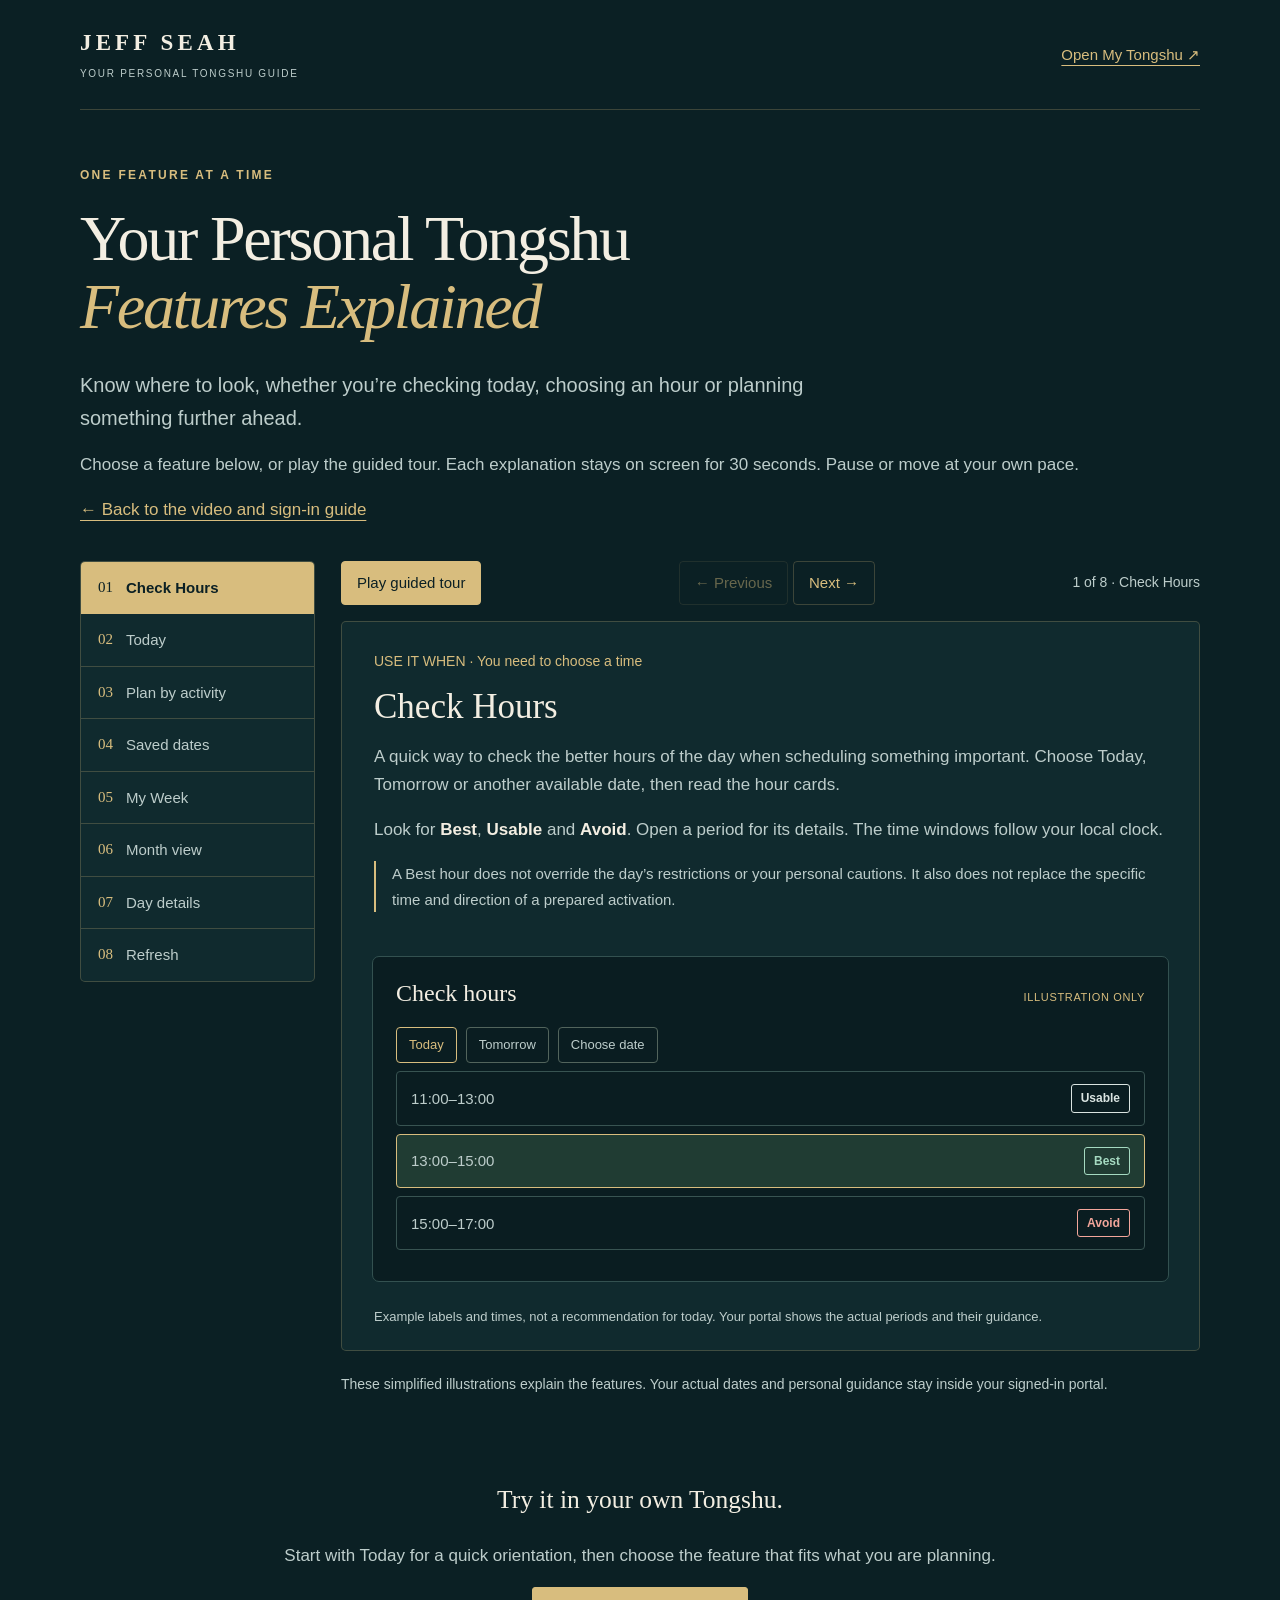
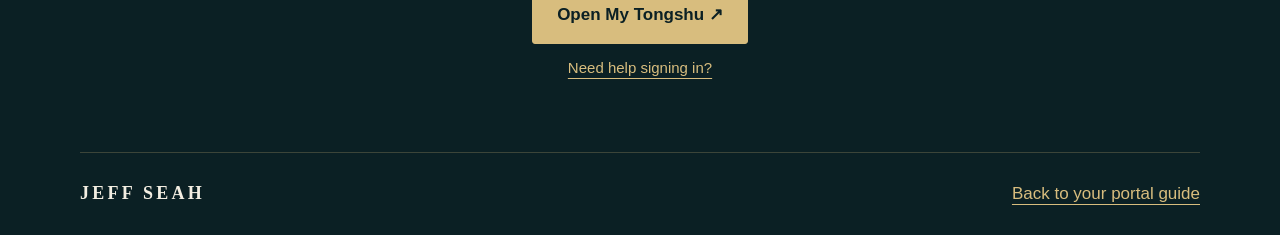
<file: tongshu-guide.html>
<!doctype html>
<html lang="en">
<head>
  <meta charset="utf-8"><meta name="viewport" content="width=device-width,initial-scale=1"><meta name="robots" content="noindex,nofollow">
  <meta name="description" content="Explore your personal Tongshu: Check Hours, Today, activity planning, saved dates, weekly and monthly views, day guidance and updates.">
  <meta name="theme-color" content="#0b2024"><title>Your Personal Tongshu Features Explained | Jeff Seah</title>
  <link rel="icon" href="/img/seal-mark.png"><link rel="stylesheet" href="/css/portal-guide.css"><link rel="stylesheet" href="/css/tongshu-guide.css">
  <script defer src="/js/portal-guide-analytics.js"></script><script defer src="/js/tongshu-guide.js"></script>
<script defer src="/js/clarity.js" data-clarity-project="zi9oun1lgi" data-clarity-hosts="jeffseah.rocks,www.jeffseah.rocks" data-clarity-paths="/,/2027,/book,/power-calendar,/portal-guide,/tongshu-guide,/privacy,/terms" data-clarity-privacy="/privacy"></script>
</head>
<body>
  <a class="skip-link" href="#feature-stage">Skip to feature explanation</a>
  <header class="site-header wrap"><a class="brand" href="/portal-guide.html" data-track-target="portal-guide" data-track-placement="header">JEFF SEAH<span>YOUR PERSONAL TONGSHU GUIDE</span></a><a class="header-link" href="https://reports.jeffseah.rocks/members/portal/tongshu/" target="_blank" rel="noopener" data-track-target="tongshu-app" data-track-placement="header">Open My Tongshu ↗<span class="sr-only"> (opens in a new tab)</span></a></header>
  <main>
    <section class="tour-heading wrap"><p class="eyebrow">ONE FEATURE AT A TIME</p><h1>Your Personal Tongshu<br><em>Features Explained</em></h1><p class="intro">Know where to look, whether you’re checking today, choosing an hour or planning something further ahead.</p><p class="hero-note">Choose a feature below, or play the guided tour. Each explanation stays on screen for 30 seconds. Pause or move at your own pace.</p><a href="/portal-guide.html" data-track-target="portal-guide" data-track-placement="intro">← Back to the video and sign-in guide</a></section>
    <div class="tour-shell wrap">
      <nav class="feature-nav" aria-label="Tongshu features">
        <a href="#check-hours" data-feature-link><span>01</span> Check Hours</a><a href="#today" data-feature-link><span>02</span> Today</a><a href="#plan-activity" data-feature-link><span>03</span> Plan by activity</a><a href="#saved-dates" data-feature-link><span>04</span> Saved dates</a><a href="#my-week" data-feature-link><span>05</span> My Week</a><a href="#month-view" data-feature-link><span>06</span> Month view</a><a href="#day-details" data-feature-link><span>07</span> Day details</a><a href="#refresh" data-feature-link><span>08</span> Refresh</a>
      </nav>
      <div id="feature-stage">
        <div class="tour-controls" hidden><button type="button" id="tour-play" class="play-button" aria-pressed="false">Play guided tour</button><div><button type="button" id="tour-prev" aria-label="Previous feature">← Previous</button> <button type="button" id="tour-next" aria-label="Next feature">Next →</button></div><span id="tour-count" class="tour-count" aria-live="polite"></span></div>
        <article id="check-hours" class="feature-panel" aria-labelledby="hours-title">
          <div class="panel-copy"><p class="use-when">USE IT WHEN · You need to choose a time</p><h2 id="hours-title">Check Hours</h2><p>A quick way to check the better hours of the day when scheduling something important. Choose Today, Tomorrow or another available date, then read the hour cards.</p><p>Look for <strong>Best</strong>, <strong>Usable</strong> and <strong>Avoid</strong>. Open a period for its details. The time windows follow your local clock.</p><p class="panel-note">A Best hour does not override the day’s restrictions or your personal cautions. It also does not replace the specific time and direction of a prepared activation.</p></div>
          <div class="demo" aria-label="Illustration of hour labels"><div class="demo-head"><strong>Check hours</strong><span class="example-label">ILLUSTRATION ONLY</span></div><div class="demo-actions"><span class="demo-chip selected">Today</span><span class="demo-chip">Tomorrow</span><span class="demo-chip">Choose date</span></div><div class="demo-row flow-in" style="--delay:.1s"><span>11:00–13:00</span><b class="pill usable">Usable</b></div><div class="demo-row selected focus-ring flow-in" style="--delay:.3s"><span>13:00–15:00</span><b class="pill best">Best</b></div><div class="demo-row flow-in" style="--delay:.5s"><span>15:00–17:00</span><b class="pill avoid">Avoid</b></div></div>
          <p class="illustration-note">Example labels and times, not a recommendation for today. Your portal shows the actual periods and their guidance.</p>
        </article>
        <article id="today" class="feature-panel" aria-labelledby="today-title">
          <div class="panel-copy"><p class="use-when">USE IT WHEN · You want a quick glance at the day</p><h2 id="today-title">Today</h2><p>Start here for the day’s overall message. It helps you orient yourself before deciding what to do.</p><p>Choose <strong>Open today’s guidance</strong> to read the context and check your intended activity. Use <strong>Browse dates</strong> when you want to look ahead.</p><p class="panel-note">The summary is a starting point. Read any restrictions and personal guidance before making an important commitment.</p></div>
          <div class="demo" aria-label="Illustration of the Today summary"><div class="demo-head"><strong>Today</strong><span class="example-label">ILLUSTRATION ONLY</span></div><p class="label flow-in">YOUR DAILY COMPASS</p><div class="demo-title flow-in" style="--delay:.15s">Start with the day’s<br>overall message.</div><p class="flow-in" style="--delay:.3s">Then read the detail for what you are planning.</p><div class="demo-actions"><span class="demo-button filled focus-ring">Open today’s guidance ↗</span><span class="demo-button">Browse dates</span></div></div>
          <p class="illustration-note">The wording and guidance in your own portal depend on the selected date and available published entries.</p>
        </article>
        <article id="plan-activity" class="feature-panel" aria-labelledby="plan-title">
          <div class="panel-copy"><p class="use-when">USE IT WHEN · The activity matters more than the date</p><h2 id="plan-title">Plan by activity</h2><p>Choose what you are planning, such as an important conversation or work on a project, and select a starting date.</p><p>The planner shows the prepared guidance for <strong>seven consecutive dates</strong>, in calendar order. Compare the recommendations for that particular activity, then open a date’s guidance before deciding.</p><p class="panel-note">A date can suit one activity better than another. The planner compares the published guidance; it does not rank the dates into a universal “best day” list.</p></div>
          <div class="demo" aria-label="Illustration of activity planning"><div class="demo-head"><strong>Plan by activity</strong><span class="example-label">ILLUSTRATION ONLY</span></div><div class="demo-row selected focus-ring"><span>What are you planning?</span><b>Important conversation ▾</b></div><div class="demo-row flow-in" style="--delay:.2s"><span>1 · First date</span><small>Read activity guidance →</small></div><div class="demo-row flow-in" style="--delay:.4s"><span>2 · Next date</span><small>Read activity guidance →</small></div><div class="demo-row flow-in" style="--delay:.6s"><span>3 · Next date</span><small>Read activity guidance →</small></div><p>Continue through seven consecutive dates.</p></div>
          <p class="illustration-note">Your actual recommendations come from your prepared calendar. This illustration does not calculate or choose dates.</p>
        </article>
        <article id="saved-dates" class="feature-panel" aria-labelledby="saved-title">
          <div class="panel-copy"><p class="use-when">USE IT WHEN · You want to return to a date</p><h2 id="saved-title">Saved dates</h2><p>Open a date and choose <strong>Save date</strong>. You can then find it in Saved dates and reopen its guidance without searching the month again.</p><p>Save a few dates while planning, then revisit their details before making your final choice.</p><p class="panel-note">Saved dates stay in this browser on this device. They do not sync across devices, create reminders or add events to your calendar. Guidance is read again when you reopen a saved date.</p></div>
          <div class="demo" aria-label="Illustration of saving and revisiting a date"><div class="demo-head"><strong>Your selected date</strong><span class="example-label">ILLUSTRATION ONLY</span></div><span class="demo-button filled focus-ring">☆ Save date</span><div class="demo-title flow-in" style="--delay:.2s">Keep it close.</div><p class="flow-in" style="--delay:.4s">Return to Saved dates in the same browser.</p><div class="demo-row selected flow-in" style="--delay:.6s"><span>★ Your saved date</span><small>Open day’s guidance →</small></div></div>
          <p class="illustration-note">This demonstration saves nothing. Use Save date inside your personal Tongshu to keep a real date.</p>
        </article>
        <article id="my-week" class="feature-panel" aria-labelledby="week-title">
          <div class="panel-copy"><p class="use-when">USE IT WHEN · You are organising the coming week</p><h2 id="week-title">My Week</h2><p>Open <strong>My Week</strong> for a scan of your calendar entries and reference dates across the week.</p><p>Move to the previous or next week, or choose <strong>This week</strong> to return. Open an entry or date when you need the full context.</p><p class="panel-note">Use this for a weekly overview. For choosing a date around one specific task, use Plan by activity.</p></div>
          <div class="demo" aria-label="Illustration of the weekly overview"><div class="demo-head"><strong>My Week</strong><span class="example-label">ILLUSTRATION ONLY</span></div><div class="demo-actions"><span class="demo-chip">←</span><span class="demo-chip selected focus-ring">This week</span><span class="demo-chip">→</span></div><div class="demo-row flow-in" style="--delay:.1s"><span>Monday</span><small>Your published entries</small></div><div class="demo-row flow-in" style="--delay:.3s"><span>Wednesday</span><small>Your published entries</small></div><div class="demo-row flow-in" style="--delay:.5s"><span>Saturday</span><small>Reference dates</small></div></div>
          <p class="illustration-note">Entries shown here are placeholders. Your week contains the guidance and reference dates actually available to you.</p>
        </article>
        <article id="month-view" class="feature-panel" aria-labelledby="month-title">
          <div class="panel-copy"><p class="use-when">USE IT WHEN · You want the bigger picture</p><h2 id="month-title">Month view</h2><p>Browse the calendar month, use the arrows or month selector to move through available dates, and select a day to read its details.</p><p>The markers help you spot different kinds of entries. Read the <strong>colour key below the calendar</strong>, then open the date for the wording behind the marker.</p><p class="panel-note">A marker is a prompt to read, not blanket permission for every activity. General reference dates are distinct from your prepared personal guidance.</p></div>
          <div class="demo" aria-label="Illustration of month browsing"><div class="demo-head"><strong>← &nbsp; Month view &nbsp; →</strong><span class="example-label">ILLUSTRATION ONLY</span></div><div class="calendar-demo" aria-hidden="true"><span class="day-label">M</span><span class="day-label">T</span><span class="day-label">W</span><span class="day-label">T</span><span class="day-label">F</span><span class="day-label">S</span><span class="day-label">S</span><span>1</span><span>2<i class="marker"></i></span><span>3</span><span>4</span><span>5<i class="marker caution"></i></span><span>6</span><span>7</span><span>8</span><span>9</span><span>10</span><span class="selected focus-ring">11</span><span>12</span><span>13</span><span>14</span><span>15</span><span>16</span><span>17</span><span>18</span><span>19</span><span>20</span><span>21</span></div><p class="flow-in">Select a date <span class="demo-arrow">→</span> read its guidance.</p></div>
          <p class="illustration-note">An example calendar, not a real month or set of recommended dates. Read the legend and actual entries inside your portal.</p>
        </article>
        <article id="day-details" class="feature-panel" aria-labelledby="details-title">
          <div class="panel-copy"><p class="use-when">USE IT WHEN · You want to understand a date before acting</p><h2 id="details-title">Day view details</h2><p>Open a date from Today, the planner, Saved dates, My Week or the month calendar. Start with the day’s message and any restrictions.</p><p>Then select your intended activity, read any published personal entries and open the available detail panels. Use <strong>Check hours</strong> for the selected date when you need to choose a time.</p><p class="panel-note">Read the date, activity and personal guidance together. If an activation has a specified time or direction, follow its prepared instructions.</p></div>
          <div class="demo" aria-label="Illustration of the day reading"><div class="demo-head"><strong>Your day, in detail</strong><span class="example-label">ILLUSTRATION ONLY</span></div><div class="demo-row flow-in" style="--delay:.1s"><b>1 · Read the overall guidance</b></div><div class="demo-row selected focus-ring flow-in" style="--delay:.3s"><b>2 · Check your intended activity</b></div><div class="demo-row flow-in" style="--delay:.5s"><b>3 · Read the published personal entries</b></div><div class="demo-actions"><span class="demo-button">Check hours ↗</span><span class="demo-button">☆ Save date</span></div></div>
          <p class="illustration-note">Available panels depend on the date and your published calendar. An empty date does not imply personal guidance has been prepared.</p>
        </article>
        <article id="refresh" class="feature-panel" aria-labelledby="refresh-title">
          <div class="panel-copy"><p class="use-when">USE IT WHEN · New calendar guidance has been published</p><h2 id="refresh-title">Refresh</h2><p>Use <strong>Refresh</strong> to check for the latest published entries from your connected calendar. Wait for the update to finish, then continue browsing.</p><p>You do not need to refresh each time you open a date or move around the app. Your Google Calendar remains available too.</p><p class="panel-note">Refresh retrieves published updates. It does not generate new guidance. If an update fails, the app retains its last good snapshot and shows a notice.</p></div>
          <div class="demo" aria-label="Illustration of refreshing published entries"><div class="demo-head"><strong>Calendar updates</strong><span class="example-label">ILLUSTRATION ONLY</span></div><span class="demo-button filled focus-ring"><span class="refresh-icon" aria-hidden="true">↻</span> Refresh</span><div class="demo-row flow-in" style="--delay:.3s"><span>1 · Request latest published entries</span></div><div class="demo-row flow-in" style="--delay:.6s"><span>2 · Wait for the update to complete</span></div><div class="demo-row flow-in" style="--delay:.9s"><span>3 · Continue with the updated calendar</span></div></div>
          <p class="illustration-note">This guide does not connect to your calendar or run a refresh. Open your portal to update your own entries.</p>
        </article>
        <p class="tour-tip">These simplified illustrations explain the features. Your actual dates and personal guidance stay inside your signed-in portal.</p>
      </div>
    </div>
    <section class="tour-bottom wrap"><h2>Try it in your own Tongshu.</h2><p>Start with Today for a quick orientation, then choose the feature that fits what you are planning.</p><a class="button" href="https://reports.jeffseah.rocks/members/portal/tongshu/" target="_blank" rel="noopener" data-track-target="tongshu-app" data-track-placement="closing">Open My Tongshu ↗<span class="sr-only"> (opens in a new tab)</span></a><p class="small-note"><a href="/portal-guide.html#sign-in" data-track-target="portal-guide" data-track-placement="sign-in-help">Need help signing in?</a></p></section>
  </main>
  <footer class="wrap"><span class="brand">JEFF SEAH</span><a href="/portal-guide.html" data-track-target="portal-guide" data-track-placement="footer">Back to your portal guide</a></footer>
</body>
</html>
</file>
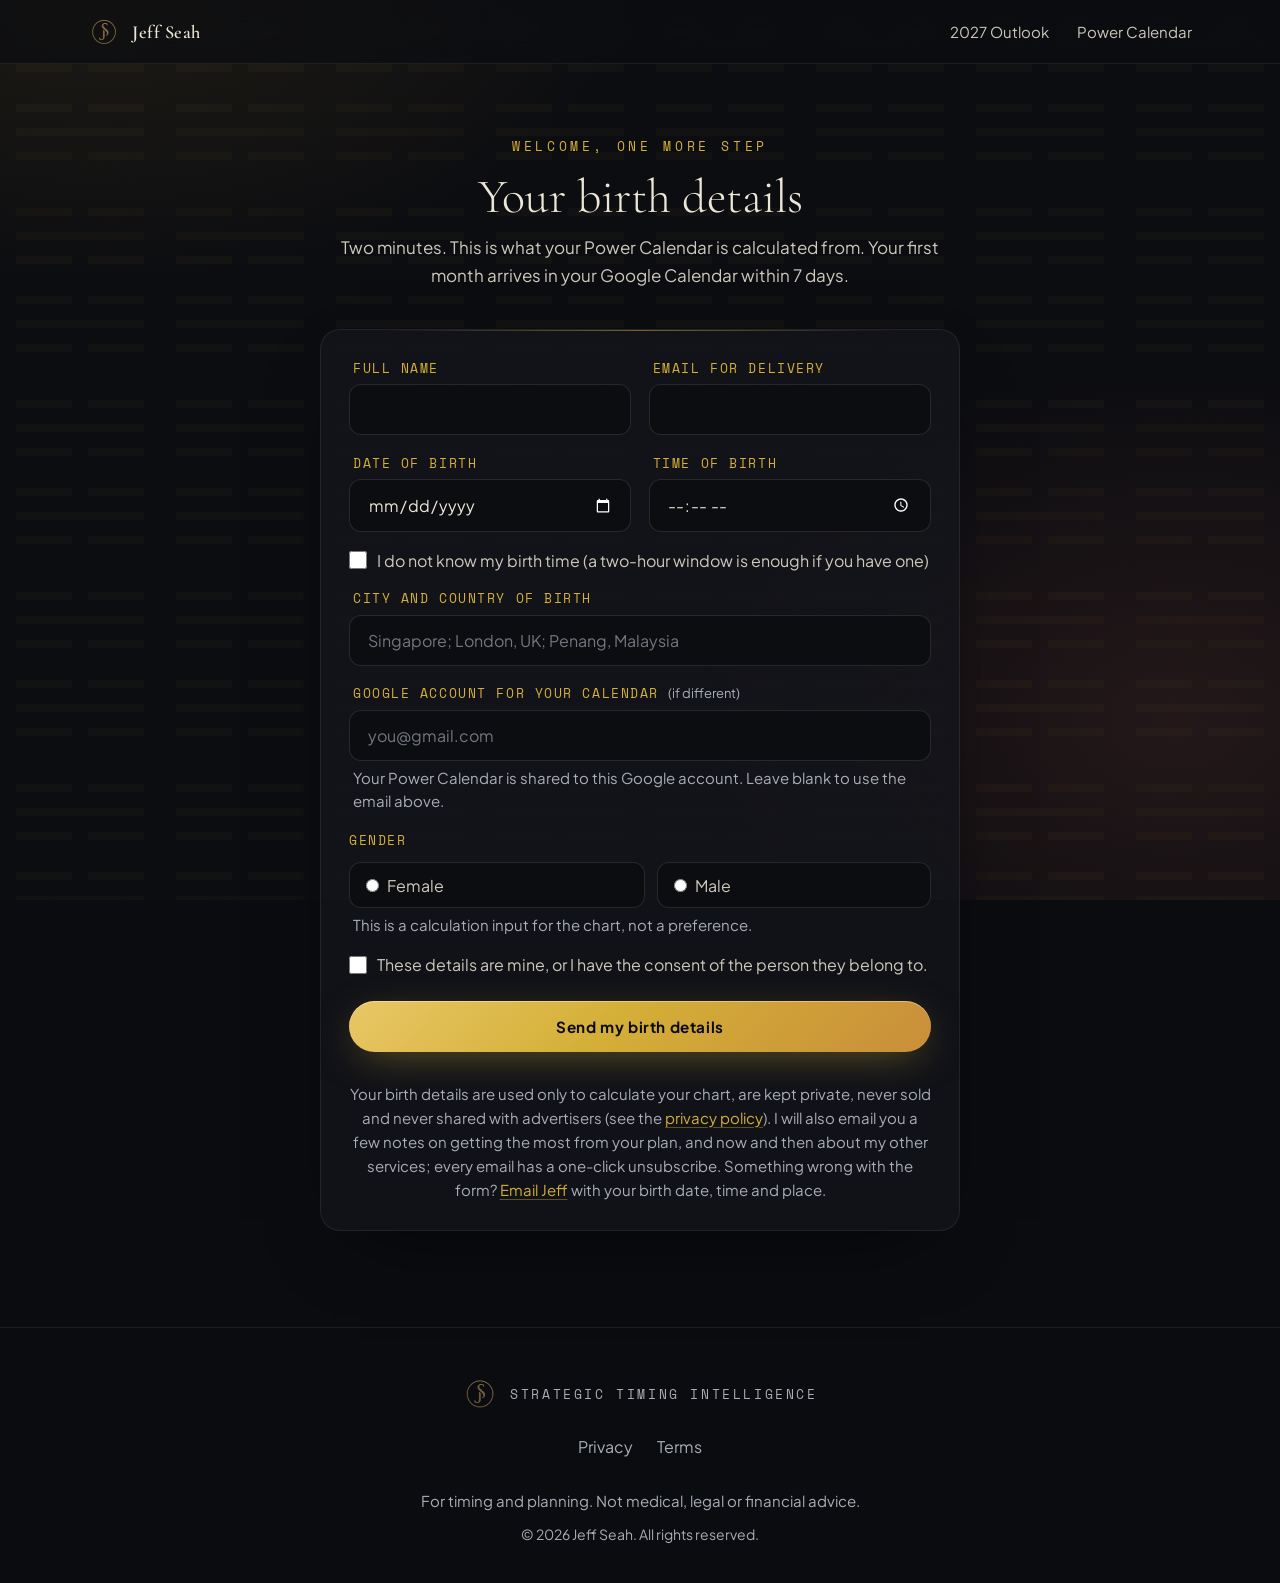
<file: welcome.html>
<!DOCTYPE html>
<html lang="en">
<head>
  <meta charset="UTF-8" />
  <meta name="viewport" content="width=device-width, initial-scale=1.0" />
  <title>Welcome | Power Calendar | Jeff Seah</title>
  <meta name="description" content="Send Jeff your birth details to begin your Power Calendar." />
  <meta name="robots" content="noindex, nofollow" />
  <link rel="canonical" href="https://www.jeffseah.rocks/welcome" />
  <link rel="icon" type="image/png" sizes="64x64" href="/img/seal-64.png" />
  <link rel="preconnect" href="https://fonts.googleapis.com" />
  <link rel="preconnect" href="https://fonts.gstatic.com" crossorigin />
  <link href="https://fonts.googleapis.com/css2?family=Cormorant+Garamond:ital,wght@0,300;0,400;0,600;1,300;1,400&family=Plus+Jakarta+Sans:wght@300;400;700&family=Space+Mono&display=swap" rel="stylesheet" />
  <link rel="stylesheet" href="/2027.css" />
</head>
<body>
  <a href="#main" class="skip-link">Skip to content</a>
  <div class="hexagram-bg" aria-hidden="true"></div>

  <nav id="nav" aria-label="Primary">
    <a href="/" class="nav-logo" aria-label="Jeff Seah, home">
      <span class="seal" aria-hidden="true">
        <img class="seal-ring" src="/img/seal-ring.png" alt="" width="32" height="32">
        <span class="seal-glint"></span>
        <img class="seal-mono" src="/img/seal-monogram.png" alt="" width="32" height="32">
        <span class="seal-sheen" data-sheen></span>
      </span>
      <span class="nav-wordmark">Jeff Seah</span>
    </a>
    <ul class="nav-links">
      <li><a href="/2027">2027 Outlook</a></li>
      <li><a href="/power-calendar">Power Calendar</a></li>
    </ul>
    <button class="nav-toggle" type="button" aria-expanded="false" aria-controls="navMenu" aria-label="Menu">
      <svg class="icon-open" width="18" height="18" viewBox="0 0 18 18" fill="none"><path d="M2 5h14M2 9h14M2 13h14" stroke="currentColor" stroke-width="1.5" stroke-linecap="round"/></svg>
      <svg class="icon-close" width="18" height="18" viewBox="0 0 18 18" fill="none"><path d="M4 4l10 10M14 4L4 14" stroke="currentColor" stroke-width="1.5" stroke-linecap="round"/></svg>
    </button>
  </nav>
  <div class="nav-menu" id="navMenu">
    <ul>
      <li><a href="/2027">2027 Outlook</a></li>
      <li><a href="/power-calendar">Power Calendar</a></li>
      <li><a href="/">Home</a></li>
    </ul>
  </div>

  <main id="main">
  <section class="intake-section">
    <div class="container">
      <div class="intake-inner">
        <div class="section-label centered">Welcome, one more step</div>
        <h1>Your birth details</h1>
        <p class="intake-sub" id="welcomeSub">Two minutes. This is what your Power Calendar is calculated from. Your first month arrives in your Google Calendar within 7 days.</p>

        <form class="lead-form" id="intakeForm" novalidate>
          <!-- Honeypot: hidden from humans; bots fill it and get silently rejected. Do not remove. -->
          <input class="lead-hp" id="company_website" name="company_website" type="text" tabindex="-1" autocomplete="off" aria-hidden="true" style="position:absolute !important; left:-9999px !important; top:-9999px !important; width:1px; height:1px; opacity:0; pointer-events:none;" />

          <div class="lead-row two">
            <div class="lead-field">
              <label class="lead-above-label" for="fullName">Full name</label>
              <input class="lead-input" id="fullName" name="name" type="text" autocomplete="name" required />
              <span class="field-error" id="err-fullName">Please enter the full name of the person the calendar is for.</span>
            </div>
            <div class="lead-field">
              <label class="lead-above-label" for="email">Email for delivery</label>
              <input class="lead-input" id="email" name="email" type="email" autocomplete="email" inputmode="email" required />
              <span class="field-error" id="err-email">Please enter a valid email address.</span>
            </div>
          </div>

          <div class="lead-row two">
            <div class="lead-field">
              <label class="lead-above-label" for="birthDate">Date of birth</label>
              <input class="lead-input" id="birthDate" name="birthDate" type="date" autocomplete="bday" required />
              <span class="field-error" id="err-birthDate">Please enter a valid date of birth.</span>
            </div>
            <div class="lead-field">
              <label class="lead-above-label" for="birthTime">Time of birth</label>
              <input class="lead-input" id="birthTime" name="birthTime" type="time" required />
              <span class="field-error" id="err-birthTime">Enter a time, or tick the box below if it is unknown.</span>
            </div>
          </div>
          <div class="checkbox-row">
            <input type="checkbox" id="unknownTime" name="birthTimeUnknown" />
            <label for="unknownTime">I do not know my birth time (a two-hour window is enough if you have one)</label>
          </div>

          <div class="lead-field">
            <label class="lead-above-label" for="birthCity">City and country of birth</label>
            <input class="lead-input" id="birthCity" name="birthCity" type="text" placeholder="Singapore; London, UK; Penang, Malaysia" required />
            <span class="field-error" id="err-birthCity">Please enter the place of birth as a place name, not a number.</span>
          </div>

          <div class="lead-field" id="calendarEmailField">
            <label class="lead-above-label" for="calendarEmail">Google account for your calendar <span class="lead-optional">(if different)</span></label>
            <input class="lead-input" id="calendarEmail" name="calendarEmail" type="email" autocomplete="off" inputmode="email" placeholder="you@gmail.com" />
            <span class="lead-help">Your Power Calendar is shared to this Google account. Leave blank to use the email above.</span>
            <span class="field-error" id="err-calendarEmail">Please enter a valid email address, or leave this blank.</span>
          </div>

          <fieldset class="lead-field">
            <legend class="lead-above-label">Gender</legend>
            <div class="radio-group">
              <label class="radio-option"><input type="radio" name="gender" value="female" required /> Female</label>
              <label class="radio-option"><input type="radio" name="gender" value="male" /> Male</label>
            </div>
            <span class="lead-help">This is a calculation input for the chart, not a preference.</span>
            <span class="field-error" id="err-gender">Please choose one.</span>
          </fieldset>

          <div class="checkbox-row">
            <input type="checkbox" id="consent" name="consent" required />
            <label for="consent">These details are mine, or I have the consent of the person they belong to.</label>
          </div>
          <span class="field-error" id="err-consent">Please confirm this before sending.</span>

          <button type="submit" class="lead-submit" id="submitBtn">Send my birth details</button>
          <p class="lead-note">Your birth details are used only to calculate your chart, are kept private, never sold and never shared with advertisers (see the <a href="/privacy">privacy policy</a>). I will also email you a few notes on getting the most from your plan, and now and then about my other services; every email has a one-click unsubscribe. Something wrong with the form? <a href="#" data-mail data-mail-subject="Birth details">Email Jeff</a> with your birth date, time and place.</p>
        </form>

        <div class="form-state" id="successState" role="status">
          <h2>Received, thank you</h2>
          <p id="successText">Your Power Calendar is on its way. Expect your first month in your Google Calendar within 7 days, with an email when it is there. You can manage or cancel your plan anytime in <a href="https://billing.stripe.com/p/login/aFa28t3Uz6Oq6A2fCFbwk00" target="_blank" rel="noopener noreferrer">Manage your plan</a>.</p>
        </div>

        <div class="form-state form-error" id="errorState" role="alert">
          <h2>Your details were not sent</h2>
          <p>Please try again, or <a href="#" data-mail data-mail-subject="Birth details">email Jeff</a> directly with your birth date, time and place. Your payment is safe either way.</p>
        </div>
      </div>
    </div>
  </section>
  </main>

  <footer>
    <div class="container">
      <div class="footer-inner">
        <a href="/" class="footer-brand foot-sweep" aria-label="Jeff Seah, home"><span class="sweep-seal"><img src="/img/seal-mark.png" alt="" width="36" height="36"></span><span class="sweep-text" data-text="Strategic Timing Intelligence">Strategic Timing Intelligence</span></a>
      </div>
      <ul class="footer-links footer-legal">
        <li><a href="/privacy">Privacy</a></li>
        <li><a href="/terms">Terms</a></li>
      </ul>
      <p class="footer-disclaimer">For timing and planning. Not medical, legal or financial advice.</p>
      <p class="footer-copy">&copy; 2026 Jeff Seah. All rights reserved.</p>
    </div>
  </footer>

  <script src="/2027.js"></script>
  <script>
    // Apps Script intake (docs/intake/Code.gs). While empty, submissions show
    // the error state with the email fallback so nobody's details vanish.
    const INTAKE_ENDPOINT = 'https://script.google.com/macros/s/AKfycbwwvJbirKRXE8OzoUjgVZobM8X5XqMeUY0pjlEaIQ3E_qot_FaSt3vgm30MVUxllAUT/exec';
    const PLANS = { '97': 'Power Calendar', '197': 'Calendar and brief monthly report', '297': 'Calendar and premium monthly report', '397': 'Premium report and coaching', '497': 'Premium report and coaching' };
    const PLAN = PLANS[new URLSearchParams(location.search).get('plan')] ? new URLSearchParams(location.search).get('plan') : '';
    if (PLAN) document.getElementById('welcomeSub').textContent = 'Welcome to your ' + PLANS[PLAN] + ' plan. Two minutes: this is what your Power Calendar is calculated from. Your first month arrives in your Google Calendar within 7 days.';

    // Power Calendar (97) trials get their personal Tong Shu in the members portal, set up by hand from
    // this intake (Jeff, 2026-11-18). No Google Calendar route for trial clients. The row's plan reads
    // 97-portal-trial so the Sheet, Jeff's email and the Telegram alert show it.
    const PORTAL_TRIAL = PLAN === '97';
    if (PORTAL_TRIAL) {
      document.getElementById('welcomeSub').textContent = 'Welcome to your 30-day trial. Two minutes: your personal Tong Shu is calculated from these details. Your sign-in link arrives by email within 5 working days.';
      document.querySelector('label[for="email"]').textContent = 'Email for portal access and onboarding updates';
      document.getElementById('email').insertAdjacentHTML('afterend', '<span class="lead-help">This may differ from your payment email. You will verify this address before we prepare your apps.</span>');
      document.getElementById('calendarEmailField').style.display = 'none'; // .lead-field sets display, so hidden alone is not enough
      document.getElementById('successText').innerHTML = 'Your personal Tong Shu is being set up. Expect an email with your sign-in link within 5 working days. You can manage or cancel your plan anytime in <a href="https://billing.stripe.com/p/login/aFa28t3Uz6Oq6A2fCFbwk00" target="_blank" rel="noopener noreferrer">Manage your plan</a>.';
    }

    const form = document.getElementById('intakeForm');
    const unknownTimeBox = document.getElementById('unknownTime');
    const birthTimeInput = document.getElementById('birthTime');
    const btn = document.getElementById('submitBtn');
    const successState = document.getElementById('successState');
    const errorState = document.getElementById('errorState');
    const FORM_READY_AT = Date.now();

    unknownTimeBox.addEventListener('change', () => {
      const unknown = unknownTimeBox.checked;
      birthTimeInput.value = '';
      birthTimeInput.disabled = unknown;
      birthTimeInput.required = !unknown;
      showError('birthTime', false);
    });

    function showError(key, on) {
      const el = document.getElementById('err-' + key);
      if (el) el.classList.toggle('visible', on);
    }
    function markInvalid(input, on) {
      if (!input) return;
      input.setAttribute('aria-invalid', on ? 'true' : 'false');
    }

    form.addEventListener('submit', async function (e) {
      e.preventDefault();
      successState.classList.remove('visible');
      errorState.classList.remove('visible');

      // Honeypot and time-trap, same pattern as the homepage lead form.
      const honeypot = document.getElementById('company_website').value;
      if (honeypot || Date.now() - FORM_READY_AT < 3000) return;

      let ok = true;
      const name = document.getElementById('fullName').value.trim();
      const nameOk = name.length >= 2 && !/https?:|www\.|@/i.test(name);
      showError('fullName', !nameOk); markInvalid(document.getElementById('fullName'), !nameOk); ok = ok && nameOk;

      const emailEl = document.getElementById('email');
      const emailOk = emailEl.validity.valid && emailEl.value.trim() !== '';
      showError('email', !emailOk); markInvalid(emailEl, !emailOk); ok = ok && emailOk;

      const dobValue = document.getElementById('birthDate').value;
      const dob = new Date(dobValue);
      const ageYears = (Date.now() - dob) / (365.25 * 24 * 3600 * 1000);
      const dobOk = !isNaN(dob.getTime()) && dob <= new Date() && ageYears <= 120;
      showError('birthDate', !dobOk); markInvalid(document.getElementById('birthDate'), !dobOk); ok = ok && dobOk;

      const timeOk = unknownTimeBox.checked || birthTimeInput.value !== '';
      showError('birthTime', !timeOk); markInvalid(birthTimeInput, !timeOk); ok = ok && timeOk;

      const city = document.getElementById('birthCity').value.trim();
      const cityOk = city.length >= 2 && !/\d/.test(city);
      showError('birthCity', !cityOk); markInvalid(document.getElementById('birthCity'), !cityOk); ok = ok && cityOk;

      const calEl = document.getElementById('calendarEmail');
      const calOk = calEl.value.trim() === '' || calEl.validity.valid;
      showError('calendarEmail', !calOk); markInvalid(calEl, !calOk); ok = ok && calOk;
      const genderOk = !!form.gender.value; showError('gender', !genderOk); ok = ok && genderOk;


      const consentOk = document.getElementById('consent').checked; showError('consent', !consentOk); ok = ok && consentOk;

      if (!ok) {
        const firstBad = form.querySelector('[aria-invalid="true"], .field-error.visible');
        if (firstBad) firstBad.scrollIntoView({ block: 'center', behavior: 'smooth' });
        return;
      }

      const params = new URLSearchParams(location.search);
      const payload = {
        product: 'monthly-welcome',
        plan: PORTAL_TRIAL ? '97-portal-trial' : PLAN,
        name,
        email: emailEl.value.trim(),
        calendarEmail: PORTAL_TRIAL ? '' : calEl.value.trim(),
        birthDate: dobValue,
        birthTime: unknownTimeBox.checked ? 'Unknown' : birthTimeInput.value,
        birthTimeUnknown: unknownTimeBox.checked,
        birthCity: city,
        gender: form.gender.value,
        consent: true,
        paid: params.get('paid') === '1' || (params.get('session_id') || '').startsWith('cs_'),
        stripeSessionId: params.get('session_id') || '',
        submittedAt: new Date().toISOString(),
        elapsedMs: Date.now() - FORM_READY_AT,
        website: honeypot
      };

      btn.disabled = true;
      btn.textContent = 'Sending...';

      try {
        if (!INTAKE_ENDPOINT) throw new Error('intake endpoint not configured');
        await fetch(INTAKE_ENDPOINT, {
          method: 'POST',
          mode: 'no-cors',
          headers: { 'Content-Type': 'application/json' },
          body: JSON.stringify(payload)
        });
        form.hidden = true;
        if (PORTAL_TRIAL) {
          const verification = document.createElement('a');
          verification.className = 'btn btn-gold';
          verification.textContent = 'Verify my portal email';
          verification.href = 'https://reports.jeffseah.rocks/members/trial-auth?session_id=' + encodeURIComponent(payload.stripeSessionId);
          document.getElementById('successText').textContent = 'Please verify the portal email you entered. Your details may take a few minutes to arrive. Your personal apps will be ready within 5 working days after complete details are received.';
          document.getElementById('successText').after(verification);
        }
        successState.classList.add('visible');
        successState.scrollIntoView({ block: 'center', behavior: 'smooth' });
      } catch (err) {
        errorState.classList.add('visible');
        btn.disabled = false;
        btn.textContent = 'Send my birth details';
      }
    });
  </script>
  <script>
    // Footer: run the light sweep once, when the footer is on screen.
    (function () {
      const a = document.querySelector('.foot-sweep');
      if (!a || !('IntersectionObserver' in window) || matchMedia('(prefers-reduced-motion: reduce)').matches) return;
      const io = new IntersectionObserver(es => es.forEach(e => {
        if (!e.isIntersecting) return;
        io.disconnect();
        setTimeout(() => {
          a.classList.add('is-swept');
          setTimeout(() => a.classList.remove('is-swept'), 5000);
        }, 400);
      }), { threshold: 0.8 });
      io.observe(a);
    })();
  </script>
</body>
</html>
</file>
<file: css/home.css>
*,:after,:before{--tw-border-spacing-x:0;--tw-border-spacing-y:0;--tw-translate-x:0;--tw-translate-y:0;--tw-rotate:0;--tw-skew-x:0;--tw-skew-y:0;--tw-scale-x:1;--tw-scale-y:1;--tw-pan-x: ;--tw-pan-y: ;--tw-pinch-zoom: ;--tw-scroll-snap-strictness:proximity;--tw-gradient-from-position: ;--tw-gradient-via-position: ;--tw-gradient-to-position: ;--tw-ordinal: ;--tw-slashed-zero: ;--tw-numeric-figure: ;--tw-numeric-spacing: ;--tw-numeric-fraction: ;--tw-ring-inset: ;--tw-ring-offset-width:0px;--tw-ring-offset-color:#fff;--tw-ring-color:rgba(59,130,246,.5);--tw-ring-offset-shadow:0 0 #0000;--tw-ring-shadow:0 0 #0000;--tw-shadow:0 0 #0000;--tw-shadow-colored:0 0 #0000;--tw-blur: ;--tw-brightness: ;--tw-contrast: ;--tw-grayscale: ;--tw-hue-rotate: ;--tw-invert: ;--tw-saturate: ;--tw-sepia: ;--tw-drop-shadow: ;--tw-backdrop-blur: ;--tw-backdrop-brightness: ;--tw-backdrop-contrast: ;--tw-backdrop-grayscale: ;--tw-backdrop-hue-rotate: ;--tw-backdrop-invert: ;--tw-backdrop-opacity: ;--tw-backdrop-saturate: ;--tw-backdrop-sepia: ;--tw-contain-size: ;--tw-contain-layout: ;--tw-contain-paint: ;--tw-contain-style: }::backdrop{--tw-border-spacing-x:0;--tw-border-spacing-y:0;--tw-translate-x:0;--tw-translate-y:0;--tw-rotate:0;--tw-skew-x:0;--tw-skew-y:0;--tw-scale-x:1;--tw-scale-y:1;--tw-pan-x: ;--tw-pan-y: ;--tw-pinch-zoom: ;--tw-scroll-snap-strictness:proximity;--tw-gradient-from-position: ;--tw-gradient-via-position: ;--tw-gradient-to-position: ;--tw-ordinal: ;--tw-slashed-zero: ;--tw-numeric-figure: ;--tw-numeric-spacing: ;--tw-numeric-fraction: ;--tw-ring-inset: ;--tw-ring-offset-width:0px;--tw-ring-offset-color:#fff;--tw-ring-color:rgba(59,130,246,.5);--tw-ring-offset-shadow:0 0 #0000;--tw-ring-shadow:0 0 #0000;--tw-shadow:0 0 #0000;--tw-shadow-colored:0 0 #0000;--tw-blur: ;--tw-brightness: ;--tw-contrast: ;--tw-grayscale: ;--tw-hue-rotate: ;--tw-invert: ;--tw-saturate: ;--tw-sepia: ;--tw-drop-shadow: ;--tw-backdrop-blur: ;--tw-backdrop-brightness: ;--tw-backdrop-contrast: ;--tw-backdrop-grayscale: ;--tw-backdrop-hue-rotate: ;--tw-backdrop-invert: ;--tw-backdrop-opacity: ;--tw-backdrop-saturate: ;--tw-backdrop-sepia: ;--tw-contain-size: ;--tw-contain-layout: ;--tw-contain-paint: ;--tw-contain-style: }/*! tailwindcss v3.4.19 | MIT License | https://tailwindcss.com*/*,:after,:before{box-sizing:border-box;border:0 solid #e5e7eb}:after,:before{--tw-content:""}:host,html{line-height:1.5;-webkit-text-size-adjust:100%;-moz-tab-size:4;-o-tab-size:4;tab-size:4;font-family:Plus Jakarta Sans,system-ui,sans-serif;font-feature-settings:normal;font-variation-settings:normal;-webkit-tap-highlight-color:transparent}body{margin:0;line-height:inherit}hr{height:0;color:inherit;border-top-width:1px}abbr:where([title]){-webkit-text-decoration:underline dotted;text-decoration:underline dotted}h1,h2,h3,h4,h5,h6{font-size:inherit;font-weight:inherit}a{color:inherit;text-decoration:inherit}b,strong{font-weight:bolder}code,kbd,pre,samp{font-family:Space Mono,monospace;font-feature-settings:normal;font-variation-settings:normal;font-size:1em}small{font-size:80%}sub,sup{font-size:75%;line-height:0;position:relative;vertical-align:baseline}sub{bottom:-.25em}sup{top:-.5em}table{text-indent:0;border-color:inherit;border-collapse:collapse}button,input,optgroup,select,textarea{font-family:inherit;font-feature-settings:inherit;font-variation-settings:inherit;font-size:100%;font-weight:inherit;line-height:inherit;letter-spacing:inherit;color:inherit;margin:0;padding:0}button,select{text-transform:none}button,input:where([type=button]),input:where([type=reset]),input:where([type=submit]){-webkit-appearance:button;background-color:transparent;background-image:none}:-moz-focusring{outline:auto}:-moz-ui-invalid{box-shadow:none}progress{vertical-align:baseline}::-webkit-inner-spin-button,::-webkit-outer-spin-button{height:auto}[type=search]{-webkit-appearance:textfield;outline-offset:-2px}::-webkit-search-decoration{-webkit-appearance:none}::-webkit-file-upload-button{-webkit-appearance:button;font:inherit}summary{display:list-item}blockquote,dd,dl,figure,h1,h2,h3,h4,h5,h6,hr,p,pre{margin:0}fieldset{margin:0}fieldset,legend{padding:0}menu,ol,ul{list-style:none;margin:0;padding:0}dialog{padding:0}textarea{resize:vertical}input::-moz-placeholder,textarea::-moz-placeholder{opacity:1;color:#9ca3af}input::placeholder,textarea::placeholder{opacity:1;color:#9ca3af}[role=button],button{cursor:pointer}:disabled{cursor:default}audio,canvas,embed,iframe,img,object,svg,video{display:block;vertical-align:middle}img,video{max-width:100%;height:auto}[hidden]:where(:not([hidden=until-found])){display:none}.sr-only{position:absolute;width:1px;height:1px;padding:0;margin:-1px;overflow:hidden;clip:rect(0,0,0,0);white-space:nowrap;border-width:0}.pointer-events-none{pointer-events:none}.\!visible{visibility:visible!important}.visible{visibility:visible}.fixed{position:fixed}.absolute{position:absolute}.relative{position:relative}.inset-0{inset:0}.inset-x-0{left:0;right:0}.-top-3{top:-.75rem}.bottom-0{bottom:0}.left-\[-24rem\]{left:-24rem}.right-5{right:1.25rem}.right-\[-20rem\]{right:-20rem}.top-0{top:0}.top-\[-4rem\]{top:-4rem}.top-\[6rem\]{top:6rem}.z-10{z-index:10}.z-40{z-index:40}.z-50{z-index:50}.order-1{order:1}.order-10{order:10}.order-2{order:2}.order-3{order:3}.order-4{order:4}.order-5{order:5}.order-6{order:6}.order-7{order:7}.order-8{order:8}.order-9{order:9}.mx-auto{margin-left:auto;margin-right:auto}.ml-1{margin-left:.25rem}.ml-2{margin-left:.5rem}.mr-1{margin-right:.25rem}.mr-2{margin-right:.5rem}.mt-0\.5{margin-top:.125rem}.mt-1{margin-top:.25rem}.mt-10{margin-top:2.5rem}.mt-12{margin-top:3rem}.mt-2{margin-top:.5rem}.mt-3{margin-top:.75rem}.mt-4{margin-top:1rem}.mt-5{margin-top:1.25rem}.mt-6{margin-top:1.5rem}.mt-7{margin-top:1.75rem}.mt-8{margin-top:2rem}.mt-9{margin-top:2.25rem}.block{display:block}.inline{display:inline}.flex{display:flex}.inline-flex{display:inline-flex}.table{display:table}.grid{display:grid}.hidden{display:none}.aspect-square{aspect-ratio:1/1}.h-1\.5{height:.375rem}.h-11{height:2.75rem}.h-16{height:4rem}.h-2\.5{height:.625rem}.h-8{height:2rem}.h-9{height:2.25rem}.h-full{height:100%}.min-h-\[5\.5rem\]{min-height:5.5rem}.w-1\.5{width:.375rem}.w-2\.5{width:.625rem}.w-20{width:5rem}.w-8{width:2rem}.w-9{width:2.25rem}.w-\[38rem\]{width:38rem}.w-\[40rem\]{width:40rem}.w-full{width:100%}.min-w-0{min-width:0}.max-w-2xl{max-width:42rem}.max-w-3xl{max-width:48rem}.max-w-6xl{max-width:72rem}.max-w-7xl{max-width:80rem}.max-w-\[56rem\]{max-width:56rem}.max-w-lg{max-width:32rem}.max-w-xl{max-width:36rem}.flex-shrink{flex-shrink:1}.shrink-0{flex-shrink:0}.translate-y-0{--tw-translate-y:0px}.translate-y-0,.translate-y-full{transform:translate(var(--tw-translate-x),var(--tw-translate-y)) rotate(var(--tw-rotate)) skewX(var(--tw-skew-x)) skewY(var(--tw-skew-y)) scaleX(var(--tw-scale-x)) scaleY(var(--tw-scale-y))}.translate-y-full{--tw-translate-y:100%}.rotate-45{--tw-rotate:45deg}.rotate-45,.transform{transform:translate(var(--tw-translate-x),var(--tw-translate-y)) rotate(var(--tw-rotate)) skewX(var(--tw-skew-x)) skewY(var(--tw-skew-y)) scaleX(var(--tw-scale-x)) scaleY(var(--tw-scale-y))}.resize{resize:both}.grid-cols-4{grid-template-columns:repeat(4,minmax(0,1fr))}.grid-cols-6{grid-template-columns:repeat(6,minmax(0,1fr))}.grid-cols-7{grid-template-columns:repeat(7,minmax(0,1fr))}.grid-rows-\[0fr\]{grid-template-rows:0fr}.grid-rows-\[1fr\]{grid-template-rows:1fr}.flex-col{flex-direction:column}.flex-wrap{flex-wrap:wrap}.place-items-center{place-items:center}.items-start{align-items:flex-start}.items-center{align-items:center}.items-baseline{align-items:baseline}.justify-center{justify-content:center}.justify-between{justify-content:space-between}.gap-1{gap:.25rem}.gap-1\.5{gap:.375rem}.gap-12{gap:3rem}.gap-2{gap:.5rem}.gap-3{gap:.75rem}.gap-4{gap:1rem}.gap-5{gap:1.25rem}.gap-6{gap:1.5rem}.gap-7{gap:1.75rem}.gap-px{gap:1px}.gap-x-3{-moz-column-gap:.75rem;column-gap:.75rem}.gap-x-4{-moz-column-gap:1rem;column-gap:1rem}.gap-x-6{-moz-column-gap:1.5rem;column-gap:1.5rem}.gap-y-1{row-gap:.25rem}.gap-y-2{row-gap:.5rem}.gap-y-4{row-gap:1rem}.space-y-3>:not([hidden])~:not([hidden]){--tw-space-y-reverse:0;margin-top:calc(.75rem*(1 - var(--tw-space-y-reverse)));margin-bottom:calc(.75rem*var(--tw-space-y-reverse))}.space-y-4>:not([hidden])~:not([hidden]){--tw-space-y-reverse:0;margin-top:calc(1rem*(1 - var(--tw-space-y-reverse)));margin-bottom:calc(1rem*var(--tw-space-y-reverse))}.divide-y>:not([hidden])~:not([hidden]){--tw-divide-y-reverse:0;border-top-width:calc(1px*(1 - var(--tw-divide-y-reverse)));border-bottom-width:calc(1px*var(--tw-divide-y-reverse))}.divide-white\/\[0\.08\]>:not([hidden])~:not([hidden]){border-color:hsla(0,0%,100%,.08)}.overflow-hidden,.truncate{overflow:hidden}.truncate{text-overflow:ellipsis;white-space:nowrap}.rounded-2xl{border-radius:1rem}.rounded-\[24px\]{border-radius:24px}.rounded-\[28px\]{border-radius:28px}.rounded-\[31px\]{border-radius:31px}.rounded-\[32px\]{border-radius:32px}.rounded-full{border-radius:9999px}.rounded-lg{border-radius:.5rem}.rounded-sm{border-radius:.125rem}.rounded-xl{border-radius:.75rem}.border{border-width:1px}.border-y{border-top-width:1px}.border-b,.border-y{border-bottom-width:1px}.border-l-2{border-left-width:2px}.border-t{border-top-width:1px}.border-dashed{border-style:dashed}.border-\[\#C99A55\]{--tw-border-opacity:1;border-color:rgb(201 154 85/var(--tw-border-opacity,1))}.border-ember{--tw-border-opacity:1;border-color:rgb(224 109 83/var(--tw-border-opacity,1))}.border-ember\/40{border-color:rgba(224,109,83,.4)}.border-ember\/60{border-color:rgba(224,109,83,.6)}.border-gold{--tw-border-opacity:1;border-color:rgb(212 175 55/var(--tw-border-opacity,1))}.border-gold\/15{border-color:rgba(212,175,55,.15)}.border-gold\/25{border-color:rgba(212,175,55,.25)}.border-gold\/40{border-color:rgba(212,175,55,.4)}.border-gold\/50{border-color:rgba(212,175,55,.5)}.border-gold\/60{border-color:rgba(212,175,55,.6)}.border-gold\/70{border-color:rgba(212,175,55,.7)}.border-white\/10{border-color:hsla(0,0%,100%,.1)}.border-white\/15{border-color:hsla(0,0%,100%,.15)}.bg-coal{--tw-bg-opacity:1;background-color:rgb(19 21 27/var(--tw-bg-opacity,1))}.bg-ember\/10{background-color:rgba(224,109,83,.1)}.bg-ember\/20{background-color:rgba(224,109,83,.2)}.bg-gold{--tw-bg-opacity:1;background-color:rgb(212 175 55/var(--tw-bg-opacity,1))}.bg-gold\/10{background-color:rgba(212,175,55,.1)}.bg-obsidian{--tw-bg-opacity:1;background-color:rgb(11 12 16/var(--tw-bg-opacity,1))}.bg-obsidian\/60{background-color:rgba(11,12,16,.6)}.bg-obsidian\/70{background-color:rgba(11,12,16,.7)}.bg-obsidian\/90{background-color:rgba(11,12,16,.9)}.bg-\[radial-gradient\(22rem_18rem_at_70\%_20\%\2c rgba\(224\2c 109\2c 83\2c 0\.14\)\2c transparent_70\%\)\]{background-image:radial-gradient(22rem 18rem at 70% 20%,rgba(224,109,83,.14),transparent 70%)}.bg-\[radial-gradient\(22rem_18rem_at_80\%_10\%\2c rgba\(224\2c 109\2c 83\2c 0\.12\)\2c transparent_70\%\)\]{background-image:radial-gradient(22rem 18rem at 80% 10%,rgba(224,109,83,.12),transparent 70%)}.bg-gradient-to-b{background-image:linear-gradient(to bottom,var(--tw-gradient-stops))}.bg-gradient-to-br{background-image:linear-gradient(to bottom right,var(--tw-gradient-stops))}.from-gold\/60{--tw-gradient-from:rgba(212,175,55,.6) var(--tw-gradient-from-position);--tw-gradient-to:rgba(212,175,55,0) var(--tw-gradient-to-position);--tw-gradient-stops:var(--tw-gradient-from),var(--tw-gradient-to)}.from-gold\/\[0\.08\]{--tw-gradient-from:rgba(212,175,55,.08) var(--tw-gradient-from-position);--tw-gradient-to:rgba(212,175,55,0) var(--tw-gradient-to-position);--tw-gradient-stops:var(--tw-gradient-from),var(--tw-gradient-to)}.from-obsidian\/40{--tw-gradient-from:rgba(11,12,16,.4) var(--tw-gradient-from-position);--tw-gradient-to:rgba(11,12,16,0) var(--tw-gradient-to-position);--tw-gradient-stops:var(--tw-gradient-from),var(--tw-gradient-to)}.via-gold\/10{--tw-gradient-to:rgba(212,175,55,0) var(--tw-gradient-to-position);--tw-gradient-stops:var(--tw-gradient-from),rgba(212,175,55,.1) var(--tw-gradient-via-position),var(--tw-gradient-to)}.to-coal{--tw-gradient-to:#13151b var(--tw-gradient-to-position)}.to-ember\/50{--tw-gradient-to:rgba(224,109,83,.5) var(--tw-gradient-to-position)}.to-obsidian\/90{--tw-gradient-to:rgba(11,12,16,.9) var(--tw-gradient-to-position)}.\!p-5{padding:1.25rem!important}.p-4{padding:1rem}.p-5{padding:1.25rem}.p-6{padding:1.5rem}.p-7{padding:1.75rem}.p-px{padding:1px}.px-0{padding-left:0;padding-right:0}.px-1{padding-left:.25rem;padding-right:.25rem}.px-2\.5{padding-left:.625rem;padding-right:.625rem}.px-3{padding-left:.75rem;padding-right:.75rem}.px-4{padding-left:1rem;padding-right:1rem}.px-5{padding-left:1.25rem;padding-right:1.25rem}.px-6{padding-left:1.5rem;padding-right:1.5rem}.px-8{padding-left:2rem;padding-right:2rem}.py-1{padding-top:.25rem;padding-bottom:.25rem}.py-1\.5{padding-top:.375rem;padding-bottom:.375rem}.py-2{padding-top:.5rem;padding-bottom:.5rem}.py-2\.5{padding-top:.625rem;padding-bottom:.625rem}.py-24{padding-top:6rem;padding-bottom:6rem}.py-3{padding-top:.75rem;padding-bottom:.75rem}.py-4{padding-top:1rem;padding-bottom:1rem}.py-5{padding-top:1.25rem;padding-bottom:1.25rem}.py-6{padding-top:1.5rem;padding-bottom:1.5rem}.pb-20{padding-bottom:5rem}.pb-28{padding-bottom:7rem}.pb-6{padding-bottom:1.5rem}.pb-\[max\(0\.75rem\2c env\(safe-area-inset-bottom\)\)\]{padding-bottom:max(.75rem,env(safe-area-inset-bottom))}.pl-4{padding-left:1rem}.pr-10{padding-right:2.5rem}.pt-12{padding-top:3rem}.pt-28{padding-top:7rem}.pt-3{padding-top:.75rem}.text-left{text-align:left}.text-center{text-align:center}.align-top{vertical-align:top}.font-display{font-family:Cormorant Garamond,serif}.font-han{font-family:"Noto Serif TC",serif}.font-mono{font-family:Space Mono,monospace}.font-sans{font-family:Plus Jakarta Sans,system-ui,sans-serif}.text-2xl{font-size:1.5rem;line-height:2rem}.text-3xl{font-size:1.875rem;line-height:2.25rem}.text-4xl{font-size:2.25rem;line-height:2.5rem}.text-7xl{font-size:4.5rem;line-height:1}.text-\[12px\]{font-size:12px}.text-\[13px\]{font-size:13px}.text-\[15px\]{font-size:15px}.text-\[17px\]{font-size:17px}.text-\[2\.4rem\]{font-size:2.4rem}.text-\[2\.5rem\]{font-size:2.5rem}.text-\[2\.7rem\]{font-size:2.7rem}.text-\[3\.6rem\]{font-size:3.6rem}.text-\[3rem\]{font-size:3rem}.text-\[60vw\]{font-size:60vw}.text-base{font-size:1rem;line-height:1.5rem}.text-lg{font-size:1.125rem}.text-lg,.text-xl{line-height:1.75rem}.text-xl{font-size:1.25rem}.font-bold{font-weight:700}.font-extrabold{font-weight:800}.font-light{font-weight:300}.font-normal{font-weight:400}.font-semibold{font-weight:600}.uppercase{text-transform:uppercase}.italic{font-style:italic}.lining-nums{--tw-numeric-figure:lining-nums;font-variant-numeric:var(--tw-ordinal) var(--tw-slashed-zero) var(--tw-numeric-figure) var(--tw-numeric-spacing) var(--tw-numeric-fraction)}.leading-\[0\.95\]{line-height:.95}.leading-\[1\.02\]{line-height:1.02}.leading-\[1\.04\]{line-height:1.04}.leading-\[1\.05\]{line-height:1.05}.leading-\[1\.65\]{line-height:1.65}.leading-none{line-height:1}.leading-relaxed{line-height:1.625}.leading-tight{line-height:1.25}.tracking-\[-0\.01em\]{letter-spacing:-.01em}.tracking-\[-0\.02em\]{letter-spacing:-.02em}.tracking-\[0\.14em\]{letter-spacing:.14em}.tracking-\[0\.16em\]{letter-spacing:.16em}.tracking-\[0\.18em\]{letter-spacing:.18em}.tracking-\[0\.22em\]{letter-spacing:.22em}.tracking-\[0\.24em\]{letter-spacing:.24em}.tracking-\[0\.2em\]{letter-spacing:.2em}.tracking-normal{letter-spacing:0}.tracking-wide{letter-spacing:.025em}.tracking-wider{letter-spacing:.05em}.text-\[\#C99A55\]{--tw-text-opacity:1;color:rgb(201 154 85/var(--tw-text-opacity,1))}.text-ash{--tw-text-opacity:1;color:rgb(168 173 182/var(--tw-text-opacity,1))}.text-ember{--tw-text-opacity:1;color:rgb(224 109 83/var(--tw-text-opacity,1))}.text-ember\/80{color:rgba(224,109,83,.8)}.text-gold{--tw-text-opacity:1;color:rgb(212 175 55/var(--tw-text-opacity,1))}.text-gold\/80{color:rgba(212,175,55,.8)}.text-ivory{--tw-text-opacity:1;color:rgb(237 230 214/var(--tw-text-opacity,1))}.text-ivory\/80{color:hsla(42,39%,88%,.8)}.text-ivory\/85{color:hsla(42,39%,88%,.85)}.text-ivory\/90{color:hsla(42,39%,88%,.9)}.text-obsidian{--tw-text-opacity:1;color:rgb(11 12 16/var(--tw-text-opacity,1))}.underline{text-decoration-line:underline}.decoration-gold\/40{text-decoration-color:rgba(212,175,55,.4)}.underline-offset-4{text-underline-offset:4px}.underline-offset-\[6px\]{text-underline-offset:6px}.antialiased{-webkit-font-smoothing:antialiased;-moz-osx-font-smoothing:grayscale}.opacity-0{opacity:0}.opacity-100{opacity:1}.opacity-40{opacity:.4}.opacity-90{opacity:.9}.opacity-\[0\.035\]{opacity:.035}.shadow-\[0_0_24px_-6px_rgba\(212\2c 175\2c 55\2c 0\.8\)\]{--tw-shadow:0 0 24px -6px rgba(212,175,55,.8);--tw-shadow-colored:0 0 24px -6px var(--tw-shadow-color);box-shadow:var(--tw-ring-offset-shadow,0 0 #0000),var(--tw-ring-shadow,0 0 #0000),var(--tw-shadow)}.shadow-\[0_20px_60px_-30px_rgba\(212\2c 175\2c 55\2c 0\.6\)\]{--tw-shadow:0 20px 60px -30px rgba(212,175,55,.6);--tw-shadow-colored:0 20px 60px -30px var(--tw-shadow-color);box-shadow:var(--tw-ring-offset-shadow,0 0 #0000),var(--tw-ring-shadow,0 0 #0000),var(--tw-shadow)}.shadow-\[0_50px_140px_-50px_rgba\(212\2c 175\2c 55\2c 0\.45\)\]{--tw-shadow:0 50px 140px -50px rgba(212,175,55,.45);--tw-shadow-colored:0 50px 140px -50px var(--tw-shadow-color);box-shadow:var(--tw-ring-offset-shadow,0 0 #0000),var(--tw-ring-shadow,0 0 #0000),var(--tw-shadow)}.outline{outline-style:solid}.filter{filter:var(--tw-blur) var(--tw-brightness) var(--tw-contrast) var(--tw-grayscale) var(--tw-hue-rotate) var(--tw-invert) var(--tw-saturate) var(--tw-sepia) var(--tw-drop-shadow)}.backdrop-blur{--tw-backdrop-blur:blur(8px)}.backdrop-blur,.backdrop-blur-lg{-webkit-backdrop-filter:var(--tw-backdrop-blur) var(--tw-backdrop-brightness) var(--tw-backdrop-contrast) var(--tw-backdrop-grayscale) var(--tw-backdrop-hue-rotate) var(--tw-backdrop-invert) var(--tw-backdrop-opacity) var(--tw-backdrop-saturate) var(--tw-backdrop-sepia);backdrop-filter:var(--tw-backdrop-blur) var(--tw-backdrop-brightness) var(--tw-backdrop-contrast) var(--tw-backdrop-grayscale) var(--tw-backdrop-hue-rotate) var(--tw-backdrop-invert) var(--tw-backdrop-opacity) var(--tw-backdrop-saturate) var(--tw-backdrop-sepia)}.backdrop-blur-lg{--tw-backdrop-blur:blur(16px)}.backdrop-blur-md{--tw-backdrop-blur:blur(12px);-webkit-backdrop-filter:var(--tw-backdrop-blur) var(--tw-backdrop-brightness) var(--tw-backdrop-contrast) var(--tw-backdrop-grayscale) var(--tw-backdrop-hue-rotate) var(--tw-backdrop-invert) var(--tw-backdrop-opacity) var(--tw-backdrop-saturate) var(--tw-backdrop-sepia);backdrop-filter:var(--tw-backdrop-blur) var(--tw-backdrop-brightness) var(--tw-backdrop-contrast) var(--tw-backdrop-grayscale) var(--tw-backdrop-hue-rotate) var(--tw-backdrop-invert) var(--tw-backdrop-opacity) var(--tw-backdrop-saturate) var(--tw-backdrop-sepia)}.transition{transition-property:color,background-color,border-color,text-decoration-color,fill,stroke,opacity,box-shadow,transform,filter,-webkit-backdrop-filter;transition-property:color,background-color,border-color,text-decoration-color,fill,stroke,opacity,box-shadow,transform,filter,backdrop-filter;transition-property:color,background-color,border-color,text-decoration-color,fill,stroke,opacity,box-shadow,transform,filter,backdrop-filter,-webkit-backdrop-filter;transition-timing-function:cubic-bezier(.4,0,.2,1);transition-duration:.15s}.transition-\[grid-template-rows\]{transition-property:grid-template-rows;transition-timing-function:cubic-bezier(.4,0,.2,1);transition-duration:.15s}.duration-300{transition-duration:.3s}.duration-500{transition-duration:.5s}.ease-in{transition-timing-function:cubic-bezier(.4,0,1,1)}.ease-in-out{transition-timing-function:cubic-bezier(.4,0,.2,1)}.ease-out{transition-timing-function:cubic-bezier(0,0,.2,1)}.selection\:bg-gold\/30 ::-moz-selection{background-color:rgba(212,175,55,.3)}.selection\:bg-gold\/30 ::selection{background-color:rgba(212,175,55,.3)}.selection\:bg-gold\/30::-moz-selection{background-color:rgba(212,175,55,.3)}.selection\:bg-gold\/30::selection{background-color:rgba(212,175,55,.3)}.placeholder\:text-ash::-moz-placeholder{--tw-text-opacity:1;color:rgb(168 173 182/var(--tw-text-opacity,1))}.placeholder\:text-ash::placeholder{--tw-text-opacity:1;color:rgb(168 173 182/var(--tw-text-opacity,1))}.hover\:border-ember:hover{--tw-border-opacity:1;border-color:rgb(224 109 83/var(--tw-border-opacity,1))}.hover\:border-gold:hover{--tw-border-opacity:1;border-color:rgb(212 175 55/var(--tw-border-opacity,1))}.hover\:border-gold\/60:hover{border-color:rgba(212,175,55,.6)}.hover\:bg-gold\/10:hover{background-color:rgba(212,175,55,.1)}.hover\:text-champagne:hover{--tw-text-opacity:1;color:rgb(243 217 139/var(--tw-text-opacity,1))}.hover\:text-gold:hover{--tw-text-opacity:1;color:rgb(212 175 55/var(--tw-text-opacity,1))}.hover\:decoration-gold:hover{text-decoration-color:#d4af37}.focus\:not-sr-only:focus{position:static;width:auto;height:auto;padding:0;margin:0;overflow:visible;clip:auto;white-space:normal}.focus\:fixed:focus{position:fixed}.focus\:left-4:focus{left:1rem}.focus\:top-4:focus{top:1rem}.focus\:z-\[60\]:focus{z-index:60}.focus\:rounded-full:focus{border-radius:9999px}.focus\:border-gold:focus{--tw-border-opacity:1;border-color:rgb(212 175 55/var(--tw-border-opacity,1))}.focus\:bg-gold:focus{--tw-bg-opacity:1;background-color:rgb(212 175 55/var(--tw-bg-opacity,1))}.focus\:px-4:focus{padding-left:1rem;padding-right:1rem}.focus\:py-2:focus{padding-top:.5rem;padding-bottom:.5rem}.focus\:text-\[15px\]:focus{font-size:15px}.focus\:font-bold:focus{font-weight:700}.focus\:text-obsidian:focus{--tw-text-opacity:1;color:rgb(11 12 16/var(--tw-text-opacity,1))}@media (min-width:640px){.sm\:w-\[46rem\]{width:46rem}.sm\:w-\[50rem\]{width:50rem}.sm\:gap-1\.5{gap:.375rem}.sm\:rounded-full{border-radius:9999px}.sm\:rounded-xl{border-radius:.75rem}.sm\:\!p-6{padding:1.5rem!important}.sm\:p-10{padding:2.5rem}.sm\:p-5{padding:1.25rem}.sm\:p-6{padding:1.5rem}.sm\:p-7{padding:1.75rem}.sm\:p-8{padding:2rem}.sm\:px-6{padding-left:1.5rem;padding-right:1.5rem}.sm\:text-2xl{font-size:1.5rem;line-height:2rem}.sm\:text-5xl{font-size:3rem;line-height:1}.sm\:text-6xl{font-size:3.75rem;line-height:1}.sm\:text-7xl{font-size:4.5rem;line-height:1}.sm\:text-8xl{font-size:6rem;line-height:1}.sm\:text-\[13px\]{font-size:13px}}@media (min-width:768px){.md\:flex-row{flex-direction:row}.md\:justify-between{justify-content:space-between}.md\:text-left{text-align:left}}@media (min-width:1024px){.lg\:sticky{position:sticky}.lg\:left-\[-30rem\]{left:-30rem}.lg\:right-\[-18rem\]{right:-18rem}.lg\:top-24{top:6rem}.lg\:top-\[-10rem\]{top:-10rem}.lg\:flex{display:flex}.lg\:hidden{display:none}.lg\:w-\[58rem\]{width:58rem}.lg\:w-\[62rem\]{width:62rem}.lg\:max-w-\[40rem\]{max-width:40rem}.lg\:grid-cols-3{grid-template-columns:repeat(3,minmax(0,1fr))}.lg\:grid-cols-\[1\.3fr_1fr\]{grid-template-columns:1.3fr 1fr}.lg\:grid-cols-\[1\.7fr_1fr\]{grid-template-columns:1.7fr 1fr}.lg\:grid-cols-\[1fr_1\.15fr\]{grid-template-columns:1fr 1.15fr}.lg\:grid-cols-\[1fr_1\.1fr\]{grid-template-columns:1fr 1.1fr}.lg\:grid-cols-\[1fr_1fr\]{grid-template-columns:1fr 1fr}.lg\:items-center{align-items:center}.lg\:justify-start{justify-content:flex-start}.lg\:gap-16{gap:4rem}.lg\:self-start{align-self:flex-start}.lg\:border-l{border-left-width:1px}.lg\:border-t-0{border-top-width:0}.lg\:px-10{padding-left:2.5rem;padding-right:2.5rem}.lg\:py-32{padding-top:8rem;padding-bottom:8rem}.lg\:pb-12{padding-bottom:3rem}.lg\:pb-28{padding-bottom:7rem}.lg\:pl-\[2vw\]{padding-left:2vw}.lg\:pt-36{padding-top:9rem}.lg\:text-\[40vw\]{font-size:40vw}}@media (min-width:1280px){.xl\:text-\[7rem\]{font-size:7rem}}
</file>
<file: css/book.css>
*,:after,:before{--tw-border-spacing-x:0;--tw-border-spacing-y:0;--tw-translate-x:0;--tw-translate-y:0;--tw-rotate:0;--tw-skew-x:0;--tw-skew-y:0;--tw-scale-x:1;--tw-scale-y:1;--tw-pan-x: ;--tw-pan-y: ;--tw-pinch-zoom: ;--tw-scroll-snap-strictness:proximity;--tw-gradient-from-position: ;--tw-gradient-via-position: ;--tw-gradient-to-position: ;--tw-ordinal: ;--tw-slashed-zero: ;--tw-numeric-figure: ;--tw-numeric-spacing: ;--tw-numeric-fraction: ;--tw-ring-inset: ;--tw-ring-offset-width:0px;--tw-ring-offset-color:#fff;--tw-ring-color:rgba(59,130,246,.5);--tw-ring-offset-shadow:0 0 #0000;--tw-ring-shadow:0 0 #0000;--tw-shadow:0 0 #0000;--tw-shadow-colored:0 0 #0000;--tw-blur: ;--tw-brightness: ;--tw-contrast: ;--tw-grayscale: ;--tw-hue-rotate: ;--tw-invert: ;--tw-saturate: ;--tw-sepia: ;--tw-drop-shadow: ;--tw-backdrop-blur: ;--tw-backdrop-brightness: ;--tw-backdrop-contrast: ;--tw-backdrop-grayscale: ;--tw-backdrop-hue-rotate: ;--tw-backdrop-invert: ;--tw-backdrop-opacity: ;--tw-backdrop-saturate: ;--tw-backdrop-sepia: ;--tw-contain-size: ;--tw-contain-layout: ;--tw-contain-paint: ;--tw-contain-style: }::backdrop{--tw-border-spacing-x:0;--tw-border-spacing-y:0;--tw-translate-x:0;--tw-translate-y:0;--tw-rotate:0;--tw-skew-x:0;--tw-skew-y:0;--tw-scale-x:1;--tw-scale-y:1;--tw-pan-x: ;--tw-pan-y: ;--tw-pinch-zoom: ;--tw-scroll-snap-strictness:proximity;--tw-gradient-from-position: ;--tw-gradient-via-position: ;--tw-gradient-to-position: ;--tw-ordinal: ;--tw-slashed-zero: ;--tw-numeric-figure: ;--tw-numeric-spacing: ;--tw-numeric-fraction: ;--tw-ring-inset: ;--tw-ring-offset-width:0px;--tw-ring-offset-color:#fff;--tw-ring-color:rgba(59,130,246,.5);--tw-ring-offset-shadow:0 0 #0000;--tw-ring-shadow:0 0 #0000;--tw-shadow:0 0 #0000;--tw-shadow-colored:0 0 #0000;--tw-blur: ;--tw-brightness: ;--tw-contrast: ;--tw-grayscale: ;--tw-hue-rotate: ;--tw-invert: ;--tw-saturate: ;--tw-sepia: ;--tw-drop-shadow: ;--tw-backdrop-blur: ;--tw-backdrop-brightness: ;--tw-backdrop-contrast: ;--tw-backdrop-grayscale: ;--tw-backdrop-hue-rotate: ;--tw-backdrop-invert: ;--tw-backdrop-opacity: ;--tw-backdrop-saturate: ;--tw-backdrop-sepia: ;--tw-contain-size: ;--tw-contain-layout: ;--tw-contain-paint: ;--tw-contain-style: }/*! tailwindcss v3.4.19 | MIT License | https://tailwindcss.com*/*,:after,:before{box-sizing:border-box;border:0 solid #e5e7eb}:after,:before{--tw-content:""}:host,html{line-height:1.5;-webkit-text-size-adjust:100%;-moz-tab-size:4;-o-tab-size:4;tab-size:4;font-family:Plus Jakarta Sans,system-ui,sans-serif;font-feature-settings:normal;font-variation-settings:normal;-webkit-tap-highlight-color:transparent}body{margin:0;line-height:inherit}hr{height:0;color:inherit;border-top-width:1px}abbr:where([title]){-webkit-text-decoration:underline dotted;text-decoration:underline dotted}h1,h2,h3,h4,h5,h6{font-size:inherit;font-weight:inherit}a{color:inherit;text-decoration:inherit}b,strong{font-weight:bolder}code,kbd,pre,samp{font-family:Space Mono,monospace;font-feature-settings:normal;font-variation-settings:normal;font-size:1em}small{font-size:80%}sub,sup{font-size:75%;line-height:0;position:relative;vertical-align:baseline}sub{bottom:-.25em}sup{top:-.5em}table{text-indent:0;border-color:inherit;border-collapse:collapse}button,input,optgroup,select,textarea{font-family:inherit;font-feature-settings:inherit;font-variation-settings:inherit;font-size:100%;font-weight:inherit;line-height:inherit;letter-spacing:inherit;color:inherit;margin:0;padding:0}button,select{text-transform:none}button,input:where([type=button]),input:where([type=reset]),input:where([type=submit]){-webkit-appearance:button;background-color:transparent;background-image:none}:-moz-focusring{outline:auto}:-moz-ui-invalid{box-shadow:none}progress{vertical-align:baseline}::-webkit-inner-spin-button,::-webkit-outer-spin-button{height:auto}[type=search]{-webkit-appearance:textfield;outline-offset:-2px}::-webkit-search-decoration{-webkit-appearance:none}::-webkit-file-upload-button{-webkit-appearance:button;font:inherit}summary{display:list-item}blockquote,dd,dl,figure,h1,h2,h3,h4,h5,h6,hr,p,pre{margin:0}fieldset{margin:0}fieldset,legend{padding:0}menu,ol,ul{list-style:none;margin:0;padding:0}dialog{padding:0}textarea{resize:vertical}input::-moz-placeholder,textarea::-moz-placeholder{opacity:1;color:#9ca3af}input::placeholder,textarea::placeholder{opacity:1;color:#9ca3af}[role=button],button{cursor:pointer}:disabled{cursor:default}audio,canvas,embed,iframe,img,object,svg,video{display:block;vertical-align:middle}img,video{max-width:100%;height:auto}[hidden]:where(:not([hidden=until-found])){display:none}.sr-only{position:absolute;width:1px;height:1px;padding:0;margin:-1px;overflow:hidden;clip:rect(0,0,0,0);white-space:nowrap;border-width:0}.pointer-events-none{pointer-events:none}.visible{visibility:visible}.static{position:static}.fixed{position:fixed}.absolute{position:absolute}.relative{position:relative}.sticky{position:sticky}.inset-0{inset:0}.inset-x-0{left:0;right:0}.bottom-0{bottom:0}.bottom-\[5\.5rem\]{bottom:5.5rem}.left-1\/2{left:50%}.left-\[-24rem\]{left:-24rem}.left-\[40\%\]{left:40%}.right-\[-20rem\]{right:-20rem}.top-0{top:0}.top-1\/2{top:50%}.top-\[-4rem\]{top:-4rem}.top-\[-5rem\]{top:-5rem}.top-\[6rem\]{top:6rem}.z-10{z-index:10}.z-40{z-index:40}.z-50{z-index:50}.mx-auto{margin-left:auto;margin-right:auto}.mb-6{margin-bottom:1.5rem}.mr-1{margin-right:.25rem}.mt-0\.5{margin-top:.125rem}.mt-1{margin-top:.25rem}.mt-1\.5{margin-top:.375rem}.mt-10{margin-top:2.5rem}.mt-12{margin-top:3rem}.mt-14{margin-top:3.5rem}.mt-2{margin-top:.5rem}.mt-2\.5{margin-top:.625rem}.mt-3{margin-top:.75rem}.mt-4{margin-top:1rem}.mt-5{margin-top:1.25rem}.mt-6{margin-top:1.5rem}.mt-7{margin-top:1.75rem}.mt-8{margin-top:2rem}.mt-9{margin-top:2.25rem}.block{display:block}.flex{display:flex}.inline-flex{display:inline-flex}.grid{display:grid}.hidden{display:none}.aspect-square{aspect-ratio:1/1}.\!h-1\.5{height:.375rem!important}.h-1\.5{height:.375rem}.h-16{height:4rem}.h-2{height:.5rem}.h-3\.5{height:.875rem}.h-4{height:1rem}.h-6{height:1.5rem}.h-7{height:1.75rem}.h-8{height:2rem}.h-9{height:2.25rem}.h-\[13\%\]{height:13%}.h-auto{height:auto}.h-full{height:100%}.min-h-\[13rem\]{min-height:13rem}.\!w-1\.5{width:.375rem!important}.w-1\.5{width:.375rem}.w-2{width:.5rem}.w-24{width:6rem}.w-3\.5{width:.875rem}.w-4{width:1rem}.w-6{width:1.5rem}.w-7{width:1.75rem}.w-8{width:2rem}.w-9{width:2.25rem}.w-\[13\%\]{width:13%}.w-\[38rem\]{width:38rem}.w-\[40rem\]{width:40rem}.w-\[42\%\]{width:42%}.w-\[44rem\]{width:44rem}.w-\[84\%\]{width:84%}.w-full{width:100%}.min-w-0{min-width:0}.max-w-2xl{max-width:42rem}.max-w-3xl{max-width:48rem}.max-w-5xl{max-width:64rem}.max-w-6xl{max-width:72rem}.max-w-7xl{max-width:80rem}.max-w-\[23rem\]{max-width:23rem}.max-w-\[400px\]{max-width:400px}.max-w-full{max-width:100%}.max-w-xl{max-width:36rem}.flex-1{flex:1 1 0%}.flex-shrink{flex-shrink:1}.shrink-0{flex-shrink:0}.-translate-x-1\/2{--tw-translate-x:-50%}.-translate-x-1\/2,.-translate-y-1\/2{transform:translate(var(--tw-translate-x),var(--tw-translate-y)) rotate(var(--tw-rotate)) skewX(var(--tw-skew-x)) skewY(var(--tw-skew-y)) scaleX(var(--tw-scale-x)) scaleY(var(--tw-scale-y))}.-translate-y-1\/2{--tw-translate-y:-50%}.translate-y-0{--tw-translate-y:0px}.translate-y-0,.translate-y-full{transform:translate(var(--tw-translate-x),var(--tw-translate-y)) rotate(var(--tw-rotate)) skewX(var(--tw-skew-x)) skewY(var(--tw-skew-y)) scaleX(var(--tw-scale-x)) scaleY(var(--tw-scale-y))}.translate-y-full{--tw-translate-y:100%}.rotate-45{--tw-rotate:45deg}.rotate-45,.transform{transform:translate(var(--tw-translate-x),var(--tw-translate-y)) rotate(var(--tw-rotate)) skewX(var(--tw-skew-x)) skewY(var(--tw-skew-y)) scaleX(var(--tw-scale-x)) scaleY(var(--tw-scale-y))}.select-none{-webkit-user-select:none;-moz-user-select:none;user-select:none}.resize{resize:both}.grid-cols-2{grid-template-columns:repeat(2,minmax(0,1fr))}.grid-cols-4{grid-template-columns:repeat(4,minmax(0,1fr))}.grid-rows-\[0fr\]{grid-template-rows:0fr}.grid-rows-\[1fr\]{grid-template-rows:1fr}.flex-col{flex-direction:column}.flex-wrap{flex-wrap:wrap}.place-items-center{place-items:center}.items-center{align-items:center}.items-baseline{align-items:baseline}.justify-center{justify-content:center}.justify-between{justify-content:space-between}.gap-1\.5{gap:.375rem}.gap-14{gap:3.5rem}.gap-2{gap:.5rem}.gap-2\.5{gap:.625rem}.gap-3{gap:.75rem}.gap-4{gap:1rem}.gap-5{gap:1.25rem}.gap-6{gap:1.5rem}.gap-px{gap:1px}.gap-x-3{-moz-column-gap:.75rem;column-gap:.75rem}.gap-x-4{-moz-column-gap:1rem;column-gap:1rem}.gap-x-6{-moz-column-gap:1.5rem;column-gap:1.5rem}.gap-y-1{row-gap:.25rem}.gap-y-2{row-gap:.5rem}.gap-y-4{row-gap:1rem}.space-y-2\.5>:not([hidden])~:not([hidden]){--tw-space-y-reverse:0;margin-top:calc(.625rem*(1 - var(--tw-space-y-reverse)));margin-bottom:calc(.625rem*var(--tw-space-y-reverse))}.space-y-4>:not([hidden])~:not([hidden]){--tw-space-y-reverse:0;margin-top:calc(1rem*(1 - var(--tw-space-y-reverse)));margin-bottom:calc(1rem*var(--tw-space-y-reverse))}.space-y-5>:not([hidden])~:not([hidden]){--tw-space-y-reverse:0;margin-top:calc(1.25rem*(1 - var(--tw-space-y-reverse)));margin-bottom:calc(1.25rem*var(--tw-space-y-reverse))}.divide-y>:not([hidden])~:not([hidden]){--tw-divide-y-reverse:0;border-top-width:calc(1px*(1 - var(--tw-divide-y-reverse)));border-bottom-width:calc(1px*var(--tw-divide-y-reverse))}.divide-white\/\[0\.08\]>:not([hidden])~:not([hidden]){border-color:hsla(0,0%,100%,.08)}.overflow-hidden{overflow:hidden}.overflow-visible{overflow:visible}.truncate{overflow:hidden;text-overflow:ellipsis}.truncate,.whitespace-nowrap{white-space:nowrap}.rounded-2xl{border-radius:1rem}.rounded-\[28px\]{border-radius:28px}.rounded-\[31px\]{border-radius:31px}.rounded-\[32px\]{border-radius:32px}.rounded-full{border-radius:9999px}.rounded-xl{border-radius:.75rem}.border{border-width:1px}.border-y{border-top-width:1px}.border-b,.border-y{border-bottom-width:1px}.border-l-2{border-left-width:2px}.border-t{border-top-width:1px}.border-dashed{border-style:dashed}.border-champagne{--tw-border-opacity:1;border-color:rgb(243 217 139/var(--tw-border-opacity,1))}.border-ember{--tw-border-opacity:1;border-color:rgb(224 109 83/var(--tw-border-opacity,1))}.border-ember\/50{border-color:rgba(224,109,83,.5)}.border-gold{--tw-border-opacity:1;border-color:rgb(212 175 55/var(--tw-border-opacity,1))}.border-gold\/15{border-color:rgba(212,175,55,.15)}.border-gold\/20{border-color:rgba(212,175,55,.2)}.border-gold\/25{border-color:rgba(212,175,55,.25)}.border-gold\/40{border-color:rgba(212,175,55,.4)}.border-gold\/50{border-color:rgba(212,175,55,.5)}.border-white\/10{border-color:hsla(0,0%,100%,.1)}.border-white\/15{border-color:hsla(0,0%,100%,.15)}.bg-\[\#BDB6A6\]\/70{background-color:hsla(42,15%,70%,.7)}.bg-coal{--tw-bg-opacity:1;background-color:rgb(19 21 27/var(--tw-bg-opacity,1))}.bg-ember\/10{background-color:rgba(224,109,83,.1)}.bg-ember\/35{background-color:rgba(224,109,83,.35)}.bg-gold{--tw-bg-opacity:1;background-color:rgb(212 175 55/var(--tw-bg-opacity,1))}.bg-gold\/10{background-color:rgba(212,175,55,.1)}.bg-gold\/\[0\.04\]{background-color:rgba(212,175,55,.04)}.bg-obsidian{--tw-bg-opacity:1;background-color:rgb(11 12 16/var(--tw-bg-opacity,1))}.bg-obsidian\/60{background-color:rgba(11,12,16,.6)}.bg-obsidian\/70{background-color:rgba(11,12,16,.7)}.bg-obsidian\/80{background-color:rgba(11,12,16,.8)}.bg-obsidian\/85{background-color:rgba(11,12,16,.85)}.bg-obsidian\/90{background-color:rgba(11,12,16,.9)}.bg-obsidian\/95{background-color:rgba(11,12,16,.95)}.bg-white\/\[0\.02\]{background-color:hsla(0,0%,100%,.02)}.bg-\[radial-gradient\(22rem_18rem_at_70\%_20\%\2c rgba\(224\2c 109\2c 83\2c 0\.14\)\2c transparent_70\%\)\]{background-image:radial-gradient(22rem 18rem at 70% 20%,rgba(224,109,83,.14),transparent 70%)}.bg-gradient-to-b{background-image:linear-gradient(to bottom,var(--tw-gradient-stops))}.bg-gradient-to-br{background-image:linear-gradient(to bottom right,var(--tw-gradient-stops))}.from-gold\/60{--tw-gradient-from:rgba(212,175,55,.6) var(--tw-gradient-from-position);--tw-gradient-to:rgba(212,175,55,0) var(--tw-gradient-to-position);--tw-gradient-stops:var(--tw-gradient-from),var(--tw-gradient-to)}.from-obsidian\/40{--tw-gradient-from:rgba(11,12,16,.4) var(--tw-gradient-from-position);--tw-gradient-to:rgba(11,12,16,0) var(--tw-gradient-to-position);--tw-gradient-stops:var(--tw-gradient-from),var(--tw-gradient-to)}.via-gold\/10{--tw-gradient-to:rgba(212,175,55,0) var(--tw-gradient-to-position);--tw-gradient-stops:var(--tw-gradient-from),rgba(212,175,55,.1) var(--tw-gradient-via-position),var(--tw-gradient-to)}.to-ember\/50{--tw-gradient-to:rgba(224,109,83,.5) var(--tw-gradient-to-position)}.to-obsidian\/90{--tw-gradient-to:rgba(11,12,16,.9) var(--tw-gradient-to-position)}.p-3\.5{padding:.875rem}.p-4{padding:1rem}.p-5{padding:1.25rem}.p-6{padding:1.5rem}.p-7{padding:1.75rem}.p-px{padding:1px}.px-0{padding-left:0;padding-right:0}.px-1{padding-left:.25rem;padding-right:.25rem}.px-3{padding-left:.75rem;padding-right:.75rem}.px-3\.5{padding-left:.875rem;padding-right:.875rem}.px-4{padding-left:1rem;padding-right:1rem}.px-5{padding-left:1.25rem;padding-right:1.25rem}.px-6{padding-left:1.5rem;padding-right:1.5rem}.px-8{padding-left:2rem;padding-right:2rem}.py-1{padding-top:.25rem;padding-bottom:.25rem}.py-1\.5{padding-top:.375rem;padding-bottom:.375rem}.py-2{padding-top:.5rem;padding-bottom:.5rem}.py-2\.5{padding-top:.625rem;padding-bottom:.625rem}.py-24{padding-top:6rem;padding-bottom:6rem}.py-3{padding-top:.75rem;padding-bottom:.75rem}.py-4{padding-top:1rem;padding-bottom:1rem}.py-5{padding-top:1.25rem;padding-bottom:1.25rem}.py-6{padding-top:1.5rem;padding-bottom:1.5rem}.pb-20{padding-bottom:5rem}.pb-28{padding-bottom:7rem}.pb-6{padding-bottom:1.5rem}.pb-\[max\(0\.75rem\2c env\(safe-area-inset-bottom\)\)\]{padding-bottom:max(.75rem,env(safe-area-inset-bottom))}.pl-4{padding-left:1rem}.pr-10{padding-right:2.5rem}.pt-12{padding-top:3rem}.pt-28{padding-top:7rem}.pt-3{padding-top:.75rem}.pt-6{padding-top:1.5rem}.text-left{text-align:left}.text-center{text-align:center}.text-right{text-align:right}.align-top{vertical-align:top}.font-display{font-family:Cormorant Garamond,serif}.font-han{font-family:"Noto Serif TC",serif}.font-mono{font-family:Space Mono,monospace}.font-sans{font-family:Plus Jakarta Sans,system-ui,sans-serif}.text-2xl{font-size:1.5rem;line-height:2rem}.text-3xl{font-size:1.875rem;line-height:2.25rem}.text-4xl{font-size:2.25rem;line-height:2.5rem}.text-8xl{font-size:6rem;line-height:1}.text-\[12px\]{font-size:12px}.text-\[13px\]{font-size:13px}.text-\[15px\]{font-size:15px}.text-\[17px\]{font-size:17px}.text-\[2\.7rem\]{font-size:2.7rem}.text-\[3\.1rem\]{font-size:3.1rem}.text-base{font-size:1rem;line-height:1.5rem}.text-lg{font-size:1.125rem}.text-lg,.text-xl{line-height:1.75rem}.text-xl{font-size:1.25rem}.font-bold{font-weight:700}.font-extrabold{font-weight:800}.font-light{font-weight:300}.font-semibold{font-weight:600}.uppercase{text-transform:uppercase}.italic{font-style:italic}.lining-nums{--tw-numeric-figure:lining-nums;font-variant-numeric:var(--tw-ordinal) var(--tw-slashed-zero) var(--tw-numeric-figure) var(--tw-numeric-spacing) var(--tw-numeric-fraction)}.leading-\[0\.98\]{line-height:.98}.leading-\[1\.02\]{line-height:1.02}.leading-\[1\.65\]{line-height:1.65}.leading-none{line-height:1}.leading-relaxed{line-height:1.625}.leading-snug{line-height:1.375}.leading-tight{line-height:1.25}.tracking-\[-0\.015em\]{letter-spacing:-.015em}.tracking-\[-0\.01em\]{letter-spacing:-.01em}.tracking-\[0\.14em\]{letter-spacing:.14em}.tracking-\[0\.16em\]{letter-spacing:.16em}.tracking-\[0\.18em\]{letter-spacing:.18em}.tracking-\[0\.22em\]{letter-spacing:.22em}.tracking-\[0\.24em\]{letter-spacing:.24em}.tracking-\[0\.2em\]{letter-spacing:.2em}.tracking-normal{letter-spacing:0}.tracking-wide{letter-spacing:.025em}.tracking-wider{letter-spacing:.05em}.tracking-widest{letter-spacing:.1em}.text-ash{--tw-text-opacity:1;color:rgb(168 173 182/var(--tw-text-opacity,1))}.text-champagne{--tw-text-opacity:1;color:rgb(243 217 139/var(--tw-text-opacity,1))}.text-ember{--tw-text-opacity:1;color:rgb(224 109 83/var(--tw-text-opacity,1))}.text-ember\/80{color:rgba(224,109,83,.8)}.text-gold{--tw-text-opacity:1;color:rgb(212 175 55/var(--tw-text-opacity,1))}.text-gold\/80{color:rgba(212,175,55,.8)}.text-ink{--tw-text-opacity:1;color:rgb(127 155 209/var(--tw-text-opacity,1))}.text-ivory{--tw-text-opacity:1;color:rgb(237 230 214/var(--tw-text-opacity,1))}.text-ivory\/80{color:hsla(42,39%,88%,.8)}.text-ivory\/85{color:hsla(42,39%,88%,.85)}.text-ivory\/90{color:hsla(42,39%,88%,.9)}.text-obsidian{--tw-text-opacity:1;color:rgb(11 12 16/var(--tw-text-opacity,1))}.underline{text-decoration-line:underline}.decoration-gold\/40{text-decoration-color:rgba(212,175,55,.4)}.underline-offset-4{text-underline-offset:4px}.underline-offset-\[6px\]{text-underline-offset:6px}.antialiased{-webkit-font-smoothing:antialiased;-moz-osx-font-smoothing:grayscale}.opacity-0{opacity:0}.opacity-100{opacity:1}.opacity-40{opacity:.4}.opacity-90{opacity:.9}.shadow-\[0_0_30px_-4px_rgba\(212\2c 175\2c 55\2c 0\.8\)\]{--tw-shadow:0 0 30px -4px rgba(212,175,55,.8);--tw-shadow-colored:0 0 30px -4px var(--tw-shadow-color);box-shadow:var(--tw-ring-offset-shadow,0 0 #0000),var(--tw-ring-shadow,0 0 #0000),var(--tw-shadow)}.shadow-\[0_0_60px_-12px_rgba\(212\2c 175\2c 55\2c 0\.35\)\]{--tw-shadow:0 0 60px -12px rgba(212,175,55,.35);--tw-shadow-colored:0 0 60px -12px var(--tw-shadow-color);box-shadow:var(--tw-ring-offset-shadow,0 0 #0000),var(--tw-ring-shadow,0 0 #0000),var(--tw-shadow)}.shadow-\[0_50px_140px_-50px_rgba\(212\2c 175\2c 55\2c 0\.45\)\]{--tw-shadow:0 50px 140px -50px rgba(212,175,55,.45);--tw-shadow-colored:0 50px 140px -50px var(--tw-shadow-color);box-shadow:var(--tw-ring-offset-shadow,0 0 #0000),var(--tw-ring-shadow,0 0 #0000),var(--tw-shadow)}.shadow-\[0_8px_30px_-10px_rgba\(212\2c 175\2c 55\2c 0\.7\)\]{--tw-shadow:0 8px 30px -10px rgba(212,175,55,.7);--tw-shadow-colored:0 8px 30px -10px var(--tw-shadow-color);box-shadow:var(--tw-ring-offset-shadow,0 0 #0000),var(--tw-ring-shadow,0 0 #0000),var(--tw-shadow)}.outline{outline-style:solid}.ring{--tw-ring-offset-shadow:var(--tw-ring-inset) 0 0 0 var(--tw-ring-offset-width) var(--tw-ring-offset-color);--tw-ring-shadow:var(--tw-ring-inset) 0 0 0 calc(3px + var(--tw-ring-offset-width)) var(--tw-ring-color);box-shadow:var(--tw-ring-offset-shadow),var(--tw-ring-shadow),var(--tw-shadow,0 0 #0000)}.filter{filter:var(--tw-blur) var(--tw-brightness) var(--tw-contrast) var(--tw-grayscale) var(--tw-hue-rotate) var(--tw-invert) var(--tw-saturate) var(--tw-sepia) var(--tw-drop-shadow)}.backdrop-blur{--tw-backdrop-blur:blur(8px)}.backdrop-blur,.backdrop-blur-lg{-webkit-backdrop-filter:var(--tw-backdrop-blur) var(--tw-backdrop-brightness) var(--tw-backdrop-contrast) var(--tw-backdrop-grayscale) var(--tw-backdrop-hue-rotate) var(--tw-backdrop-invert) var(--tw-backdrop-opacity) var(--tw-backdrop-saturate) var(--tw-backdrop-sepia);backdrop-filter:var(--tw-backdrop-blur) var(--tw-backdrop-brightness) var(--tw-backdrop-contrast) var(--tw-backdrop-grayscale) var(--tw-backdrop-hue-rotate) var(--tw-backdrop-invert) var(--tw-backdrop-opacity) var(--tw-backdrop-saturate) var(--tw-backdrop-sepia)}.backdrop-blur-lg{--tw-backdrop-blur:blur(16px)}.backdrop-blur-md{--tw-backdrop-blur:blur(12px);-webkit-backdrop-filter:var(--tw-backdrop-blur) var(--tw-backdrop-brightness) var(--tw-backdrop-contrast) var(--tw-backdrop-grayscale) var(--tw-backdrop-hue-rotate) var(--tw-backdrop-invert) var(--tw-backdrop-opacity) var(--tw-backdrop-saturate) var(--tw-backdrop-sepia);backdrop-filter:var(--tw-backdrop-blur) var(--tw-backdrop-brightness) var(--tw-backdrop-contrast) var(--tw-backdrop-grayscale) var(--tw-backdrop-hue-rotate) var(--tw-backdrop-invert) var(--tw-backdrop-opacity) var(--tw-backdrop-saturate) var(--tw-backdrop-sepia)}.transition{transition-property:color,background-color,border-color,text-decoration-color,fill,stroke,opacity,box-shadow,transform,filter,-webkit-backdrop-filter;transition-property:color,background-color,border-color,text-decoration-color,fill,stroke,opacity,box-shadow,transform,filter,backdrop-filter;transition-property:color,background-color,border-color,text-decoration-color,fill,stroke,opacity,box-shadow,transform,filter,backdrop-filter,-webkit-backdrop-filter;transition-timing-function:cubic-bezier(.4,0,.2,1);transition-duration:.15s}.transition-\[grid-template-rows\]{transition-property:grid-template-rows;transition-timing-function:cubic-bezier(.4,0,.2,1);transition-duration:.15s}.transition-\[width\]{transition-property:width;transition-timing-function:cubic-bezier(.4,0,.2,1);transition-duration:.15s}.duration-300{transition-duration:.3s}.duration-500{transition-duration:.5s}.ease-in{transition-timing-function:cubic-bezier(.4,0,1,1)}.ease-in-out{transition-timing-function:cubic-bezier(.4,0,.2,1)}.ease-out{transition-timing-function:cubic-bezier(0,0,.2,1)}.selection\:bg-gold\/30 ::-moz-selection{background-color:rgba(212,175,55,.3)}.selection\:bg-gold\/30 ::selection{background-color:rgba(212,175,55,.3)}.selection\:bg-gold\/30::-moz-selection{background-color:rgba(212,175,55,.3)}.selection\:bg-gold\/30::selection{background-color:rgba(212,175,55,.3)}.placeholder\:text-ash::-moz-placeholder{--tw-text-opacity:1;color:rgb(168 173 182/var(--tw-text-opacity,1))}.placeholder\:text-ash::placeholder{--tw-text-opacity:1;color:rgb(168 173 182/var(--tw-text-opacity,1))}.hover\:border-gold:hover{--tw-border-opacity:1;border-color:rgb(212 175 55/var(--tw-border-opacity,1))}.hover\:border-gold\/50:hover{border-color:rgba(212,175,55,.5)}.hover\:border-gold\/60:hover{border-color:rgba(212,175,55,.6)}.hover\:bg-gold\/10:hover{background-color:rgba(212,175,55,.1)}.hover\:text-champagne:hover{--tw-text-opacity:1;color:rgb(243 217 139/var(--tw-text-opacity,1))}.hover\:text-gold:hover{--tw-text-opacity:1;color:rgb(212 175 55/var(--tw-text-opacity,1))}.hover\:text-ivory:hover{--tw-text-opacity:1;color:rgb(237 230 214/var(--tw-text-opacity,1))}.hover\:decoration-gold:hover{text-decoration-color:#d4af37}.focus\:not-sr-only:focus{position:static;width:auto;height:auto;padding:0;margin:0;overflow:visible;clip:auto;white-space:normal}.focus\:fixed:focus{position:fixed}.focus\:left-4:focus{left:1rem}.focus\:top-4:focus{top:1rem}.focus\:z-\[60\]:focus{z-index:60}.focus\:rounded-full:focus{border-radius:9999px}.focus\:border-gold:focus{--tw-border-opacity:1;border-color:rgb(212 175 55/var(--tw-border-opacity,1))}.focus\:bg-gold:focus{--tw-bg-opacity:1;background-color:rgb(212 175 55/var(--tw-bg-opacity,1))}.focus\:px-4:focus{padding-left:1rem;padding-right:1rem}.focus\:py-2:focus{padding-top:.5rem;padding-bottom:.5rem}.focus\:text-\[15px\]:focus{font-size:15px}.focus\:font-bold:focus{font-weight:700}.focus\:text-obsidian:focus{--tw-text-opacity:1;color:rgb(11 12 16/var(--tw-text-opacity,1))}@media (min-width:640px){.sm\:mt-2{margin-top:.5rem}.sm\:mt-3{margin-top:.75rem}.sm\:block{display:block}.sm\:inline{display:inline}.sm\:w-\[46rem\]{width:46rem}.sm\:w-\[50rem\]{width:50rem}.sm\:w-\[52rem\]{width:52rem}.sm\:gap-3{gap:.75rem}.sm\:p-10{padding:2.5rem}.sm\:p-5{padding:1.25rem}.sm\:p-6{padding:1.5rem}.sm\:p-7{padding:1.75rem}.sm\:p-8{padding:2rem}.sm\:px-6{padding-left:1.5rem;padding-right:1.5rem}.sm\:text-2xl{font-size:1.5rem;line-height:2rem}.sm\:text-3xl{font-size:1.875rem;line-height:2.25rem}.sm\:text-4xl{font-size:2.25rem;line-height:2.5rem}.sm\:text-5xl{font-size:3rem;line-height:1}.sm\:text-6xl{font-size:3.75rem;line-height:1}.sm\:text-7xl{font-size:4.5rem;line-height:1}.sm\:text-\[1\.35rem\]{font-size:1.35rem}.sm\:text-\[1\.75rem\]{font-size:1.75rem}.sm\:text-\[13px\]{font-size:13px}.sm\:text-\[15px\]{font-size:15px}.sm\:text-base{font-size:1rem;line-height:1.5rem}.sm\:text-lg{font-size:1.125rem;line-height:1.75rem}}@media (min-width:768px){.md\:flex-row{flex-direction:row}.md\:justify-between{justify-content:space-between}.md\:text-left{text-align:left}}@media (min-width:1024px){.lg\:static{position:static}.lg\:sticky{position:sticky}.lg\:left-\[-30rem\]{left:-30rem}.lg\:left-\[-33rem\]{left:-33rem}.lg\:right-\[-18rem\]{right:-18rem}.lg\:top-24{top:6rem}.lg\:top-32{top:8rem}.lg\:top-\[-10rem\]{top:-10rem}.lg\:top-\[-9rem\]{top:-9rem}.lg\:hidden{display:none}.lg\:w-\[58rem\]{width:58rem}.lg\:w-\[62rem\]{width:62rem}.lg\:w-\[64rem\]{width:64rem}.lg\:grid-cols-\[1\.15fr_1fr\]{grid-template-columns:1.15fr 1fr}.lg\:grid-cols-\[1\.25fr_1fr\]{grid-template-columns:1.25fr 1fr}.lg\:grid-cols-\[1\.7fr_1fr\]{grid-template-columns:1.7fr 1fr}.lg\:grid-cols-\[1fr_1fr\]{grid-template-columns:1fr 1fr}.lg\:gap-16{gap:4rem}.lg\:self-start{align-self:flex-start}.lg\:border-l{border-left-width:1px}.lg\:border-t-0{border-top-width:0}.lg\:px-10{padding-left:2.5rem;padding-right:2.5rem}.lg\:pb-12{padding-bottom:3rem}.lg\:pb-28{padding-bottom:7rem}.lg\:pt-36{padding-top:9rem}}@media (min-width:1280px){.xl\:gap-24{gap:6rem}.xl\:text-\[5\.4rem\]{font-size:5.4rem}}
</file>
<file: css/portal-guide.css>
:root{color-scheme:dark;--bg:#0b2024;--panel:#102a2e;--ink:#f3eee2;--muted:#bdcdcb;--gold:#d8bd7e;--line:rgba(216,189,126,.24)}
*{box-sizing:border-box}html{scroll-behavior:smooth;scroll-padding-top:28px}body{margin:0;background:var(--bg);color:var(--ink);font:17px/1.7 "Segoe UI",Arial,sans-serif}a{color:var(--gold);text-underline-offset:5px}a:hover{text-decoration-thickness:2px}a:focus-visible,summary:focus-visible{outline:3px solid var(--gold);outline-offset:6px}.wrap{width:min(1120px,calc(100% - 64px));margin-inline:auto}.site-header{padding-block:28px;display:flex;align-items:center;justify-content:space-between;gap:28px;border-bottom:1px solid var(--line)}.brand{color:var(--ink);font:600 23px/1.3 Georgia,serif;letter-spacing:.18em;text-decoration:none}.brand span{display:block;margin-top:8px;font:10px/1.5 "Segoe UI",sans-serif;letter-spacing:.17em;color:var(--muted)}.header-link{font-size:15px;white-space:nowrap}.hero{padding-top:66px;padding-bottom:48px}.eyebrow{font-size:12px;letter-spacing:.19em;color:var(--gold);font-weight:600;margin:0 0 20px}h1,h2,h3{font-family:Georgia,"Times New Roman",serif;font-weight:400}h1{font-size:clamp(48px,6.2vw,78px);line-height:1.06;letter-spacing:-.035em;margin:0 0 28px}h1 em{font-weight:400;color:var(--gold)}p{margin:0 0 16px}.intro{max-width:735px;font-size:20px;line-height:1.65;color:var(--muted)}.hero-note{color:var(--muted)}.hero-actions{display:flex;align-items:center;flex-wrap:wrap;gap:28px;margin-top:29px}.button{display:inline-flex;align-items:center;justify-content:center;gap:18px;min-height:52px;padding:13px 24px;background:var(--gold);color:var(--bg);text-decoration:none;border:1px solid var(--gold);border-radius:3px;font-weight:600}.button:hover{background:#ebd39e;border-color:#ebd39e}.text-link{font-size:16px}.section-top{display:flex;align-items:baseline;justify-content:space-between;gap:20px;margin-bottom:18px}.section-top h2{font-size:30px;margin:0}.duration{font-size:12px;letter-spacing:.12em;color:var(--muted);white-space:nowrap}.video-frame{aspect-ratio:16/9;border:1px solid var(--line);background:#07171a;overflow:hidden;border-radius:5px}.video-frame iframe{display:block;width:100%;height:100%;border:0}.video-bottom{display:flex;justify-content:space-between;gap:16px;padding-top:16px;font-size:15px;color:var(--muted)}.video-bottom p{margin:0}.video-bottom p span{color:var(--gold);padding-inline:8px}.small-note{font-size:15px;line-height:1.65;color:var(--muted);margin-top:12px}.guide{padding-top:75px}.guide-heading{max-width:720px}.guide-heading h2{font-size:clamp(34px,4vw,47px);line-height:1.17;margin:0 0 22px;letter-spacing:-.025em}.guide-heading>p:last-child{color:var(--muted)}.steps{padding:0;margin:35px 0 0;list-style:none}.step{border-top:1px solid var(--line);padding:36px 0}.step-copy{position:relative;padding-left:65px;max-width:790px}.step-number{position:absolute;left:0;top:4px;font:20px/1.5 Georgia,serif;color:var(--gold)}h3{font-size:29px;line-height:1.25;margin:0 0 16px}.step p{color:var(--muted)}strong{color:var(--ink);font-weight:600}.step-with-image{display:grid;grid-template-columns:1fr 1.12fr;align-items:center;gap:38px}.step-with-image .step-copy{padding-left:54px}figure{margin:0;min-width:0}.screenshot-link{display:block;border:1px solid var(--line);border-radius:4px;overflow:hidden;line-height:0}.screenshot-link img{width:100%;height:auto;display:block}figcaption{font-size:14px;line-height:1.6;color:var(--muted);margin-top:12px}.help{padding-top:35px}.help h2{font-size:34px;margin:0 0 26px}.help-grid{display:grid;grid-template-columns:1fr 1fr;gap:16px;align-items:start}details{border:1px solid var(--line);background:var(--panel);padding:20px 23px;border-radius:4px}summary{cursor:pointer;list-style-position:outside;margin-left:16px;font-size:17px;font-weight:600;padding-left:5px}details p{font-size:16px;color:var(--muted);margin-top:16px}details p:last-child{margin-bottom:0}.closing{padding-block:80px;text-align:center}.closing h2{font-size:clamp(37px,4.5vw,53px);margin:0 0 18px;line-height:1.15}.closing>p:not(.eyebrow){max-width:600px;margin-inline:auto;color:var(--muted)}.closing .button{margin-top:12px}footer{border-top:1px solid var(--line);padding-block:27px;display:flex;align-items:center;justify-content:space-between;gap:20px}footer .brand{font-size:18px}footer p{margin:0;font-size:14px;color:var(--muted)}.skip-link{position:absolute;top:-100px;left:16px;z-index:100;background:var(--gold);color:var(--bg);padding:10px 18px}.skip-link:focus{top:12px}.sr-only{position:absolute;width:1px;height:1px;padding:0;margin:-1px;overflow:hidden;clip:rect(0,0,0,0);white-space:nowrap;border:0}
@media(max-width:760px){.wrap{width:calc(100% - 40px)}.site-header{padding-block:22px;gap:18px}.brand{font-size:20px}.brand span{font-size:9px;letter-spacing:.12em}.header-link{font-size:13px}.hero{padding-top:45px;padding-bottom:38px}.intro{font-size:18px}.hero-actions{gap:20px}.section-top h2{font-size:26px}.duration{font-size:11px}.video-bottom{flex-direction:column;gap:8px}.guide{padding-top:54px}.step-with-image{grid-template-columns:1fr;gap:22px}.step{padding-block:30px}.step-copy,.step-with-image .step-copy{padding-left:43px}.step-number{font-size:18px}h3{font-size:27px}.help-grid{grid-template-columns:1fr}.closing{padding-block:60px}footer{align-items:flex-start;flex-direction:column;gap:12px}}
@media(max-width:380px){.brand span{display:none}.header-link{font-size:12px}.section-top{align-items:flex-start;flex-direction:column;gap:6px}.hero-actions .button{width:100%}.step-copy,.step-with-image .step-copy{padding-left:35px}}
@media(prefers-reduced-motion:reduce){html{scroll-behavior:auto}}
.video-frame video{display:block;width:100%;height:100%;object-fit:contain}.feature-intro{padding-top:65px}.feature-intro h2{font-size:clamp(34px,4vw,47px);line-height:1.17;letter-spacing:-.025em;margin:0 0 22px}.feature-intro-text{max-width:720px;color:var(--muted)}.feature-intro>.button{margin:10px 0 28px}.feature-cards{display:grid;grid-template-columns:repeat(2,minmax(0,1fr));gap:16px}.feature-cards>a{display:block;padding:25px;border:1px solid var(--line);background:var(--panel);text-decoration:none;border-radius:4px;transition:border-color .2s,transform .2s}.feature-cards>a:hover{border-color:var(--gold);transform:translateY(-2px)}.feature-cards span{font-size:11px;letter-spacing:.12em;color:var(--gold)}.feature-cards h3{font-size:25px;color:var(--ink);margin:10px 0}.feature-cards p{font-size:16px;color:var(--muted);margin:0}@media(max-width:600px){.feature-cards{grid-template-columns:1fr}.feature-intro{padding-top:45px}}@media(prefers-reduced-motion:reduce){.feature-cards>a{transition:none}.feature-cards>a:hover{transform:none}}
</file>
<file: css/power-calendar.css>
*,:after,:before{--tw-border-spacing-x:0;--tw-border-spacing-y:0;--tw-translate-x:0;--tw-translate-y:0;--tw-rotate:0;--tw-skew-x:0;--tw-skew-y:0;--tw-scale-x:1;--tw-scale-y:1;--tw-pan-x: ;--tw-pan-y: ;--tw-pinch-zoom: ;--tw-scroll-snap-strictness:proximity;--tw-gradient-from-position: ;--tw-gradient-via-position: ;--tw-gradient-to-position: ;--tw-ordinal: ;--tw-slashed-zero: ;--tw-numeric-figure: ;--tw-numeric-spacing: ;--tw-numeric-fraction: ;--tw-ring-inset: ;--tw-ring-offset-width:0px;--tw-ring-offset-color:#fff;--tw-ring-color:rgba(59,130,246,.5);--tw-ring-offset-shadow:0 0 #0000;--tw-ring-shadow:0 0 #0000;--tw-shadow:0 0 #0000;--tw-shadow-colored:0 0 #0000;--tw-blur: ;--tw-brightness: ;--tw-contrast: ;--tw-grayscale: ;--tw-hue-rotate: ;--tw-invert: ;--tw-saturate: ;--tw-sepia: ;--tw-drop-shadow: ;--tw-backdrop-blur: ;--tw-backdrop-brightness: ;--tw-backdrop-contrast: ;--tw-backdrop-grayscale: ;--tw-backdrop-hue-rotate: ;--tw-backdrop-invert: ;--tw-backdrop-opacity: ;--tw-backdrop-saturate: ;--tw-backdrop-sepia: ;--tw-contain-size: ;--tw-contain-layout: ;--tw-contain-paint: ;--tw-contain-style: }::backdrop{--tw-border-spacing-x:0;--tw-border-spacing-y:0;--tw-translate-x:0;--tw-translate-y:0;--tw-rotate:0;--tw-skew-x:0;--tw-skew-y:0;--tw-scale-x:1;--tw-scale-y:1;--tw-pan-x: ;--tw-pan-y: ;--tw-pinch-zoom: ;--tw-scroll-snap-strictness:proximity;--tw-gradient-from-position: ;--tw-gradient-via-position: ;--tw-gradient-to-position: ;--tw-ordinal: ;--tw-slashed-zero: ;--tw-numeric-figure: ;--tw-numeric-spacing: ;--tw-numeric-fraction: ;--tw-ring-inset: ;--tw-ring-offset-width:0px;--tw-ring-offset-color:#fff;--tw-ring-color:rgba(59,130,246,.5);--tw-ring-offset-shadow:0 0 #0000;--tw-ring-shadow:0 0 #0000;--tw-shadow:0 0 #0000;--tw-shadow-colored:0 0 #0000;--tw-blur: ;--tw-brightness: ;--tw-contrast: ;--tw-grayscale: ;--tw-hue-rotate: ;--tw-invert: ;--tw-saturate: ;--tw-sepia: ;--tw-drop-shadow: ;--tw-backdrop-blur: ;--tw-backdrop-brightness: ;--tw-backdrop-contrast: ;--tw-backdrop-grayscale: ;--tw-backdrop-hue-rotate: ;--tw-backdrop-invert: ;--tw-backdrop-opacity: ;--tw-backdrop-saturate: ;--tw-backdrop-sepia: ;--tw-contain-size: ;--tw-contain-layout: ;--tw-contain-paint: ;--tw-contain-style: }/*! tailwindcss v3.4.19 | MIT License | https://tailwindcss.com*/*,:after,:before{box-sizing:border-box;border:0 solid #e5e7eb}:after,:before{--tw-content:""}:host,html{line-height:1.5;-webkit-text-size-adjust:100%;-moz-tab-size:4;-o-tab-size:4;tab-size:4;font-family:Plus Jakarta Sans,system-ui,sans-serif;font-feature-settings:normal;font-variation-settings:normal;-webkit-tap-highlight-color:transparent}body{margin:0;line-height:inherit}hr{height:0;color:inherit;border-top-width:1px}abbr:where([title]){-webkit-text-decoration:underline dotted;text-decoration:underline dotted}h1,h2,h3,h4,h5,h6{font-size:inherit;font-weight:inherit}a{color:inherit;text-decoration:inherit}b,strong{font-weight:bolder}code,kbd,pre,samp{font-family:Space Mono,monospace;font-feature-settings:normal;font-variation-settings:normal;font-size:1em}small{font-size:80%}sub,sup{font-size:75%;line-height:0;position:relative;vertical-align:baseline}sub{bottom:-.25em}sup{top:-.5em}table{text-indent:0;border-color:inherit;border-collapse:collapse}button,input,optgroup,select,textarea{font-family:inherit;font-feature-settings:inherit;font-variation-settings:inherit;font-size:100%;font-weight:inherit;line-height:inherit;letter-spacing:inherit;color:inherit;margin:0;padding:0}button,select{text-transform:none}button,input:where([type=button]),input:where([type=reset]),input:where([type=submit]){-webkit-appearance:button;background-color:transparent;background-image:none}:-moz-focusring{outline:auto}:-moz-ui-invalid{box-shadow:none}progress{vertical-align:baseline}::-webkit-inner-spin-button,::-webkit-outer-spin-button{height:auto}[type=search]{-webkit-appearance:textfield;outline-offset:-2px}::-webkit-search-decoration{-webkit-appearance:none}::-webkit-file-upload-button{-webkit-appearance:button;font:inherit}summary{display:list-item}blockquote,dd,dl,figure,h1,h2,h3,h4,h5,h6,hr,p,pre{margin:0}fieldset{margin:0}fieldset,legend{padding:0}menu,ol,ul{list-style:none;margin:0;padding:0}dialog{padding:0}textarea{resize:vertical}input::-moz-placeholder,textarea::-moz-placeholder{opacity:1;color:#9ca3af}input::placeholder,textarea::placeholder{opacity:1;color:#9ca3af}[role=button],button{cursor:pointer}:disabled{cursor:default}audio,canvas,embed,iframe,img,object,svg,video{display:block;vertical-align:middle}img,video{max-width:100%;height:auto}[hidden]:where(:not([hidden=until-found])){display:none}.sr-only{position:absolute;width:1px;height:1px;padding:0;margin:-1px;overflow:hidden;clip:rect(0,0,0,0);white-space:nowrap;border-width:0}.pointer-events-none{pointer-events:none}.fixed{position:fixed}.absolute{position:absolute}.relative{position:relative}.inset-0{inset:0}.inset-x-0{left:0;right:0}.bottom-0{bottom:0}.left-\[-30rem\]{left:-30rem}.right-\[-20rem\]{right:-20rem}.top-0{top:0}.top-\[-10rem\]{top:-10rem}.top-\[-4rem\]{top:-4rem}.z-40{z-index:40}.z-50{z-index:50}.mx-auto{margin-left:auto;margin-right:auto}.mt-0\.5{margin-top:.125rem}.mt-1{margin-top:.25rem}.mt-10{margin-top:2.5rem}.mt-2{margin-top:.5rem}.mt-3{margin-top:.75rem}.mt-4{margin-top:1rem}.mt-5{margin-top:1.25rem}.mt-6{margin-top:1.5rem}.mt-8{margin-top:2rem}.block{display:block}.flex{display:flex}.inline-flex{display:inline-flex}.grid{display:grid}.hidden{display:none}.h-1{height:.25rem}.h-1\.5{height:.375rem}.h-11{height:2.75rem}.h-16{height:4rem}.h-2\.5{height:.625rem}.h-3{height:.75rem}.h-3\.5{height:.875rem}.h-6{height:1.5rem}.h-8{height:2rem}.h-9{height:2.25rem}.min-h-\[4\.25rem\]{min-height:4.25rem}.min-h-\[5\.5rem\]{min-height:5.5rem}.w-1\.5{width:.375rem}.w-2\.5{width:.625rem}.w-20{width:5rem}.w-3\.5{width:.875rem}.w-3\/5{width:60%}.w-4\/5{width:80%}.w-8{width:2rem}.w-9{width:2.25rem}.w-\[38rem\]{width:38rem}.w-\[44rem\]{width:44rem}.w-full{width:100%}.min-w-0{min-width:0}.min-w-\[1\.5rem\]{min-width:1.5rem}.max-w-2xl{max-width:42rem}.max-w-3xl{max-width:48rem}.max-w-7xl{max-width:80rem}.max-w-xl{max-width:36rem}.flex-1{flex:1 1 0%}.flex-shrink{flex-shrink:1}.shrink-0{flex-shrink:0}.translate-y-0{--tw-translate-y:0px}.translate-y-0,.translate-y-full{transform:translate(var(--tw-translate-x),var(--tw-translate-y)) rotate(var(--tw-rotate)) skewX(var(--tw-skew-x)) skewY(var(--tw-skew-y)) scaleX(var(--tw-scale-x)) scaleY(var(--tw-scale-y))}.translate-y-full{--tw-translate-y:100%}.rotate-45{--tw-rotate:45deg}.rotate-45,.transform{transform:translate(var(--tw-translate-x),var(--tw-translate-y)) rotate(var(--tw-rotate)) skewX(var(--tw-skew-x)) skewY(var(--tw-skew-y)) scaleX(var(--tw-scale-x)) scaleY(var(--tw-scale-y))}.cursor-pointer{cursor:pointer}.grid-cols-4{grid-template-columns:repeat(4,minmax(0,1fr))}.grid-cols-6{grid-template-columns:repeat(6,minmax(0,1fr))}.grid-cols-7{grid-template-columns:repeat(7,minmax(0,1fr))}.grid-rows-\[0fr\]{grid-template-rows:0fr}.grid-rows-\[1fr\]{grid-template-rows:1fr}.flex-col{flex-direction:column}.flex-wrap{flex-wrap:wrap}.place-items-center{place-items:center}.items-start{align-items:flex-start}.items-center{align-items:center}.items-baseline{align-items:baseline}.justify-center{justify-content:center}.justify-between{justify-content:space-between}.gap-1{gap:.25rem}.gap-1\.5{gap:.375rem}.gap-12{gap:3rem}.gap-2{gap:.5rem}.gap-3{gap:.75rem}.gap-4{gap:1rem}.gap-6{gap:1.5rem}.gap-7{gap:1.75rem}.gap-8{gap:2rem}.gap-x-3{-moz-column-gap:.75rem;column-gap:.75rem}.gap-x-6{-moz-column-gap:1.5rem;column-gap:1.5rem}.gap-y-1{row-gap:.25rem}.gap-y-2{row-gap:.5rem}.space-y-1>:not([hidden])~:not([hidden]){--tw-space-y-reverse:0;margin-top:calc(.25rem*(1 - var(--tw-space-y-reverse)));margin-bottom:calc(.25rem*var(--tw-space-y-reverse))}.space-y-1\.5>:not([hidden])~:not([hidden]){--tw-space-y-reverse:0;margin-top:calc(.375rem*(1 - var(--tw-space-y-reverse)));margin-bottom:calc(.375rem*var(--tw-space-y-reverse))}.space-y-3>:not([hidden])~:not([hidden]){--tw-space-y-reverse:0;margin-top:calc(.75rem*(1 - var(--tw-space-y-reverse)));margin-bottom:calc(.75rem*var(--tw-space-y-reverse))}.space-y-4>:not([hidden])~:not([hidden]){--tw-space-y-reverse:0;margin-top:calc(1rem*(1 - var(--tw-space-y-reverse)));margin-bottom:calc(1rem*var(--tw-space-y-reverse))}.divide-y>:not([hidden])~:not([hidden]){--tw-divide-y-reverse:0;border-top-width:calc(1px*(1 - var(--tw-divide-y-reverse)));border-bottom-width:calc(1px*var(--tw-divide-y-reverse))}.divide-white\/\[0\.08\]>:not([hidden])~:not([hidden]){border-color:hsla(0,0%,100%,.08)}.overflow-hidden,.truncate{overflow:hidden}.truncate{text-overflow:ellipsis;white-space:nowrap}.rounded{border-radius:.25rem}.rounded-2xl{border-radius:1rem}.rounded-\[24px\]{border-radius:24px}.rounded-\[28px\]{border-radius:28px}.rounded-full{border-radius:9999px}.rounded-md{border-radius:.375rem}.rounded-sm{border-radius:.125rem}.rounded-xl{border-radius:.75rem}.border{border-width:1px}.border-y{border-top-width:1px}.border-b,.border-y{border-bottom-width:1px}.border-l-\[3px\]{border-left-width:3px}.border-r{border-right-width:1px}.border-t{border-top-width:1px}.border-dashed{border-style:dashed}.border-\[\#C99A55\]{--tw-border-opacity:1;border-color:rgb(201 154 85/var(--tw-border-opacity,1))}.border-\[\#E2C56B\]{--tw-border-opacity:1;border-color:rgb(226 197 107/var(--tw-border-opacity,1))}.border-ember{--tw-border-opacity:1;border-color:rgb(224 109 83/var(--tw-border-opacity,1))}.border-ember\/60{border-color:rgba(224,109,83,.6)}.border-gold{--tw-border-opacity:1;border-color:rgb(212 175 55/var(--tw-border-opacity,1))}.border-gold\/25{border-color:rgba(212,175,55,.25)}.border-gold\/30{border-color:rgba(212,175,55,.3)}.border-gold\/40{border-color:rgba(212,175,55,.4)}.border-gold\/60{border-color:rgba(212,175,55,.6)}.border-white\/10{border-color:hsla(0,0%,100%,.1)}.bg-\[\#C99A55\]\/20{background-color:rgba(201,154,85,.2)}.bg-coal\/60{background-color:rgba(19,21,27,.6)}.bg-ember\/10{background-color:rgba(224,109,83,.1)}.bg-ember\/20{background-color:rgba(224,109,83,.2)}.bg-gold{--tw-bg-opacity:1;background-color:rgb(212 175 55/var(--tw-bg-opacity,1))}.bg-gold\/10{background-color:rgba(212,175,55,.1)}.bg-gold\/15{background-color:rgba(212,175,55,.15)}.bg-obsidian{--tw-bg-opacity:1;background-color:rgb(11 12 16/var(--tw-bg-opacity,1))}.bg-obsidian\/60{background-color:rgba(11,12,16,.6)}.bg-obsidian\/70{background-color:rgba(11,12,16,.7)}.bg-obsidian\/90{background-color:rgba(11,12,16,.9)}.bg-\[radial-gradient\(22rem_18rem_at_80\%_0\%\2c rgba\(212\2c 175\2c 55\2c 0\.12\)\2c transparent_70\%\)\]{background-image:radial-gradient(22rem 18rem at 80% 0,rgba(212,175,55,.12),transparent 70%)}.p-1{padding:.25rem}.p-5{padding:1.25rem}.p-6{padding:1.5rem}.px-0{padding-left:0;padding-right:0}.px-1{padding-left:.25rem;padding-right:.25rem}.px-1\.5{padding-left:.375rem;padding-right:.375rem}.px-3{padding-left:.75rem;padding-right:.75rem}.px-4{padding-left:1rem;padding-right:1rem}.px-5{padding-left:1.25rem;padding-right:1.25rem}.px-6{padding-left:1.5rem;padding-right:1.5rem}.px-7{padding-left:1.75rem;padding-right:1.75rem}.py-0\.5{padding-top:.125rem;padding-bottom:.125rem}.py-1{padding-top:.25rem;padding-bottom:.25rem}.py-1\.5{padding-top:.375rem;padding-bottom:.375rem}.py-2{padding-top:.5rem;padding-bottom:.5rem}.py-20{padding-top:5rem;padding-bottom:5rem}.py-3{padding-top:.75rem;padding-bottom:.75rem}.py-3\.5{padding-top:.875rem;padding-bottom:.875rem}.py-4{padding-top:1rem;padding-bottom:1rem}.py-5{padding-top:1.25rem;padding-bottom:1.25rem}.pb-16{padding-bottom:4rem}.pb-24{padding-bottom:6rem}.pb-28{padding-bottom:7rem}.pb-6{padding-bottom:1.5rem}.pb-\[max\(0\.75rem\2c env\(safe-area-inset-bottom\)\)\]{padding-bottom:max(.75rem,env(safe-area-inset-bottom))}.pr-10{padding-right:2.5rem}.pt-0\.5{padding-top:.125rem}.pt-12{padding-top:3rem}.pt-28{padding-top:7rem}.pt-3{padding-top:.75rem}.pt-5{padding-top:1.25rem}.pt-8{padding-top:2rem}.text-left{text-align:left}.text-center{text-align:center}.font-display{font-family:Cormorant Garamond,serif}.font-han{font-family:"Noto Serif TC",serif}.font-mono{font-family:Space Mono,monospace}.font-sans{font-family:Plus Jakarta Sans,system-ui,sans-serif}.text-2xl{font-size:1.5rem;line-height:2rem}.text-3xl{font-size:1.875rem;line-height:2.25rem}.text-4xl{font-size:2.25rem;line-height:2.5rem}.text-6xl{font-size:3.75rem;line-height:1}.text-\[1\.75rem\]{font-size:1.75rem}.text-\[12px\]{font-size:12px}.text-\[13px\]{font-size:13px}.text-\[15px\]{font-size:15px}.text-\[2\.4rem\]{font-size:2.4rem}.text-\[2\.6rem\]{font-size:2.6rem}.text-\[3rem\]{font-size:3rem}.text-base{font-size:1rem;line-height:1.5rem}.text-lg{font-size:1.125rem}.text-lg,.text-xl{line-height:1.75rem}.text-xl{font-size:1.25rem}.font-bold{font-weight:700}.font-extrabold{font-weight:800}.font-light{font-weight:300}.font-normal{font-weight:400}.font-semibold{font-weight:600}.uppercase{text-transform:uppercase}.leading-\[0\.98\]{line-height:.98}.leading-\[1\.02\]{line-height:1.02}.leading-\[1\.05\]{line-height:1.05}.leading-none{line-height:1}.leading-relaxed{line-height:1.625}.leading-tight{line-height:1.25}.tracking-\[-0\.015em\]{letter-spacing:-.015em}.tracking-\[-0\.01em\]{letter-spacing:-.01em}.tracking-\[0\.12em\]{letter-spacing:.12em}.tracking-\[0\.14em\]{letter-spacing:.14em}.tracking-\[0\.16em\]{letter-spacing:.16em}.tracking-\[0\.22em\]{letter-spacing:.22em}.tracking-\[0\.24em\]{letter-spacing:.24em}.tracking-\[0\.26em\]{letter-spacing:.26em}.tracking-\[0\.2em\]{letter-spacing:.2em}.tracking-normal{letter-spacing:0}.tracking-wide{letter-spacing:.025em}.text-ash{--tw-text-opacity:1;color:rgb(168 173 182/var(--tw-text-opacity,1))}.text-ember{--tw-text-opacity:1;color:rgb(224 109 83/var(--tw-text-opacity,1))}.text-gold{--tw-text-opacity:1;color:rgb(212 175 55/var(--tw-text-opacity,1))}.text-gold\/80{color:rgba(212,175,55,.8)}.text-ivory{--tw-text-opacity:1;color:rgb(237 230 214/var(--tw-text-opacity,1))}.text-ivory\/80{color:hsla(42,39%,88%,.8)}.text-ivory\/85{color:hsla(42,39%,88%,.85)}.text-ivory\/90{color:hsla(42,39%,88%,.9)}.text-obsidian{--tw-text-opacity:1;color:rgb(11 12 16/var(--tw-text-opacity,1))}.underline{text-decoration-line:underline}.decoration-gold\/40{text-decoration-color:rgba(212,175,55,.4)}.underline-offset-4{text-underline-offset:4px}.antialiased{-webkit-font-smoothing:antialiased;-moz-osx-font-smoothing:grayscale}.opacity-0{opacity:0}.opacity-100{opacity:1}.opacity-90{opacity:.9}.shadow-\[0_0_24px_-6px_rgba\(212\2c 175\2c 55\2c 0\.8\)\]{--tw-shadow:0 0 24px -6px rgba(212,175,55,.8);--tw-shadow-colored:0 0 24px -6px var(--tw-shadow-color);box-shadow:var(--tw-ring-offset-shadow,0 0 #0000),var(--tw-ring-shadow,0 0 #0000),var(--tw-shadow)}.outline{outline-style:solid}.filter{filter:var(--tw-blur) var(--tw-brightness) var(--tw-contrast) var(--tw-grayscale) var(--tw-hue-rotate) var(--tw-invert) var(--tw-saturate) var(--tw-sepia) var(--tw-drop-shadow)}.backdrop-blur-lg{--tw-backdrop-blur:blur(16px)}.backdrop-blur-lg,.backdrop-blur-md{-webkit-backdrop-filter:var(--tw-backdrop-blur) var(--tw-backdrop-brightness) var(--tw-backdrop-contrast) var(--tw-backdrop-grayscale) var(--tw-backdrop-hue-rotate) var(--tw-backdrop-invert) var(--tw-backdrop-opacity) var(--tw-backdrop-saturate) var(--tw-backdrop-sepia);backdrop-filter:var(--tw-backdrop-blur) var(--tw-backdrop-brightness) var(--tw-backdrop-contrast) var(--tw-backdrop-grayscale) var(--tw-backdrop-hue-rotate) var(--tw-backdrop-invert) var(--tw-backdrop-opacity) var(--tw-backdrop-saturate) var(--tw-backdrop-sepia)}.backdrop-blur-md{--tw-backdrop-blur:blur(12px)}.transition{transition-property:color,background-color,border-color,text-decoration-color,fill,stroke,opacity,box-shadow,transform,filter,-webkit-backdrop-filter;transition-property:color,background-color,border-color,text-decoration-color,fill,stroke,opacity,box-shadow,transform,filter,backdrop-filter;transition-property:color,background-color,border-color,text-decoration-color,fill,stroke,opacity,box-shadow,transform,filter,backdrop-filter,-webkit-backdrop-filter;transition-timing-function:cubic-bezier(.4,0,.2,1);transition-duration:.15s}.transition-\[grid-template-rows\]{transition-property:grid-template-rows;transition-timing-function:cubic-bezier(.4,0,.2,1);transition-duration:.15s}.duration-300{transition-duration:.3s}.duration-500{transition-duration:.5s}.ease-in{transition-timing-function:cubic-bezier(.4,0,1,1)}.ease-in-out{transition-timing-function:cubic-bezier(.4,0,.2,1)}.ease-out{transition-timing-function:cubic-bezier(0,0,.2,1)}.placeholder\:text-ash::-moz-placeholder{--tw-text-opacity:1;color:rgb(168 173 182/var(--tw-text-opacity,1))}.placeholder\:text-ash::placeholder{--tw-text-opacity:1;color:rgb(168 173 182/var(--tw-text-opacity,1))}.hover\:border-gold:hover{--tw-border-opacity:1;border-color:rgb(212 175 55/var(--tw-border-opacity,1))}.hover\:border-gold\/60:hover{border-color:rgba(212,175,55,.6)}.hover\:bg-gold\/10:hover{background-color:rgba(212,175,55,.1)}.hover\:text-champagne:hover{--tw-text-opacity:1;color:rgb(243 217 139/var(--tw-text-opacity,1))}.hover\:text-gold:hover{--tw-text-opacity:1;color:rgb(212 175 55/var(--tw-text-opacity,1))}.hover\:decoration-gold:hover{text-decoration-color:#d4af37}.focus\:not-sr-only:focus{position:static;width:auto;height:auto;padding:0;margin:0;overflow:visible;clip:auto;white-space:normal}.focus\:fixed:focus{position:fixed}.focus\:left-4:focus{left:1rem}.focus\:top-4:focus{top:1rem}.focus\:z-\[60\]:focus{z-index:60}.focus\:rounded-lg:focus{border-radius:.5rem}.focus\:border-gold:focus{--tw-border-opacity:1;border-color:rgb(212 175 55/var(--tw-border-opacity,1))}.focus\:bg-gold:focus{--tw-bg-opacity:1;background-color:rgb(212 175 55/var(--tw-bg-opacity,1))}.focus\:px-4:focus{padding-left:1rem;padding-right:1rem}.focus\:py-2:focus{padding-top:.5rem;padding-bottom:.5rem}.focus\:text-\[15px\]:focus{font-size:15px}.focus\:font-bold:focus{font-weight:700}.focus\:text-obsidian:focus{--tw-text-opacity:1;color:rgb(11 12 16/var(--tw-text-opacity,1))}@media (min-width:640px){.sm\:block{display:block}.sm\:inline{display:inline}.sm\:hidden{display:none}.sm\:min-h-\[6\.5rem\]{min-height:6.5rem}.sm\:w-\[46rem\]{width:46rem}.sm\:w-\[56rem\]{width:56rem}.sm\:p-1\.5{padding:.375rem}.sm\:p-6{padding:1.5rem}.sm\:p-9{padding:2.25rem}.sm\:px-1\.5{padding-left:.375rem;padding-right:.375rem}.sm\:px-5{padding-left:1.25rem;padding-right:1.25rem}.sm\:px-6{padding-left:1.5rem;padding-right:1.5rem}.sm\:pt-32{padding-top:8rem}.sm\:text-2xl{font-size:1.5rem;line-height:2rem}.sm\:text-5xl{font-size:3rem;line-height:1}.sm\:text-6xl{font-size:3.75rem;line-height:1}.sm\:text-7xl{font-size:4.5rem;line-height:1}.sm\:text-\[13px\]{font-size:13px}}@media (min-width:768px){.md\:grid-cols-3{grid-template-columns:repeat(3,minmax(0,1fr))}.md\:flex-row{flex-direction:row}.md\:justify-between{justify-content:space-between}.md\:text-left{text-align:left}}@media (min-width:1024px){.lg\:sticky{position:sticky}.lg\:left-\[-44rem\]{left:-44rem}.lg\:right-\[-18rem\]{right:-18rem}.lg\:top-24{top:6rem}.lg\:top-\[-10rem\]{top:-10rem}.lg\:flex{display:flex}.lg\:hidden{display:none}.lg\:w-\[58rem\]{width:58rem}.lg\:w-\[64rem\]{width:64rem}.lg\:grid-cols-\[1\.05fr_1fr\]{grid-template-columns:1.05fr 1fr}.lg\:grid-cols-\[1\.75fr_1fr\]{grid-template-columns:1.75fr 1fr}.lg\:gap-16{gap:4rem}.lg\:self-start{align-self:flex-start}.lg\:px-10{padding-left:2.5rem;padding-right:2.5rem}.lg\:pb-12{padding-bottom:3rem}.lg\:pb-24{padding-bottom:6rem}}
</file>
<file: css/tongshu-guide.css>
.tour-heading{padding-top:55px;padding-bottom:36px}.tour-heading h1{font-size:clamp(42px,5vw,65px)}.tour-heading .intro{max-width:810px}.tour-shell{display:grid;grid-template-columns:235px minmax(0,1fr);gap:26px;align-items:start}.feature-nav{position:sticky;top:20px;border:1px solid var(--line);border-radius:5px;overflow:hidden;background:var(--panel)}.feature-nav a{display:flex;gap:13px;padding:13px 17px;color:var(--muted);text-decoration:none;font-size:15px;border-bottom:1px solid var(--line);min-height:50px;align-items:center}.feature-nav a:last-child{border-bottom:0}.feature-nav a span{font:15px Georgia;color:var(--gold)}.feature-nav a[aria-current=true]{background:var(--gold);color:var(--bg);font-weight:600}.feature-nav a[aria-current=true] span{color:var(--bg)}.feature-panel{border:1px solid var(--line);background:var(--panel);border-radius:5px;overflow:hidden;margin-bottom:22px;min-width:0}.panel-copy{padding:28px 32px}.panel-copy h2{font-size:35px;margin:0 0 15px;line-height:1.2}.panel-copy>p{color:var(--muted)}.panel-copy .use-when{color:var(--gold);font-size:14px;margin:0 0 12px}.panel-note{border-left:2px solid var(--gold);padding-left:16px;font-size:15px;color:var(--muted)}.demo{position:relative;margin:0 30px 24px;padding:23px;background:#0a1d21;border:1px solid #335150;border-radius:7px;min-height:270px;overflow:hidden}.demo-head{display:flex;justify-content:space-between;align-items:baseline;gap:12px;margin-bottom:20px}.demo-head strong{font:24px Georgia}.example-label{font-size:11px;color:var(--gold);letter-spacing:.06em}.demo p{font-size:15px;color:var(--muted)}.demo .label{font-size:11px;color:var(--gold);letter-spacing:.12em;margin-bottom:8px}.demo-row{display:flex;justify-content:space-between;gap:12px;align-items:center;padding:12px 14px;border:1px solid #385452;border-radius:4px;margin:8px 0;color:var(--muted);font-size:15px}.demo-row b{font-size:15px}.demo-row small{font-size:13px}.demo-row.selected{border-color:var(--gold);background:#203c33}.demo .pill{padding:3px 9px;border-radius:3px;font-size:12px;border:1px solid currentColor}.demo .best{color:#a5dac1}.demo .usable{color:#dae4e1}.demo .avoid{color:#f3a69b}.demo-actions{display:flex;flex-wrap:wrap;gap:9px}.demo-chip{padding:6px 12px;font-size:13px;border:1px solid #52645c;border-radius:4px;color:var(--muted)}.demo-chip.selected{border-color:var(--gold);color:var(--gold)}.demo-title{font:28px/1.3 Georgia;color:var(--ink);margin:20px 0 15px}.demo-button{display:inline-block;border:1px solid var(--gold);padding:9px 14px;border-radius:4px;color:var(--gold);font-size:14px}.demo-button.filled{background:var(--gold);color:var(--bg)}.calendar-demo{display:grid;grid-template-columns:repeat(7,minmax(0,1fr));gap:6px;margin:14px 0}.calendar-demo>span{text-align:center;font-size:13px;padding:8px 2px;border:1px solid #385452;border-radius:4px;color:var(--muted)}.calendar-demo>span.selected{background:var(--gold);color:var(--bg);border-color:var(--gold)}.calendar-demo .day-label{border:0;color:var(--gold);font-size:11px;padding:2px}.marker{display:block;width:5px;height:5px;border-radius:50%;background:#a5dac1;margin:3px auto 0}.marker.caution{background:#f3a69b}.demo-arrow{display:inline-block;color:var(--gold);margin-inline:5px}.illustration-note{font-size:13px;color:var(--muted);padding:0 32px 21px;margin:0}.tour-controls{display:flex;align-items:center;justify-content:space-between;gap:15px;margin-bottom:16px;flex-wrap:wrap}.tour-controls[hidden]{display:none}.tour-controls button{font:15px "Segoe UI",Arial,sans-serif;background:transparent;border:1px solid var(--line);border-radius:4px;color:var(--gold);min-height:44px;padding:10px 15px;cursor:pointer}.tour-controls button:disabled{opacity:.45;cursor:default}.tour-controls button:focus-visible{outline:3px solid var(--gold);outline-offset:4px}.tour-controls .play-button{background:var(--gold);color:var(--bg);border-color:var(--gold)}.tour-count{font-size:14px;color:var(--muted)}.tour-tip{font-size:14px;color:var(--muted);margin-bottom:30px}.tour-bottom{padding-top:30px;padding-bottom:55px;text-align:center}.tour-bottom p{color:var(--muted);max-width:750px;margin-inline:auto}.feature-panel[hidden]{display:none}.feature-panel.is-active .focus-ring{animation:guide-focus 2.2s ease-out 1}.feature-panel.is-active .flow-in{animation:guide-enter .55s both;animation-delay:var(--delay,0s)}.feature-panel.is-active .refresh-icon{animation:guide-turn 1s ease-out 1;display:inline-block}.guide-paused .feature-panel *{animation-play-state:paused!important}@keyframes guide-focus{0%{box-shadow:0 0 0 0 rgba(216,189,126,.65)}65%{box-shadow:0 0 0 9px rgba(216,189,126,0)}100%{box-shadow:0 0 0 0 rgba(216,189,126,0)}}@keyframes guide-enter{from{opacity:.1;transform:translateY(9px)}to{opacity:1;transform:translateY(0)}}@keyframes guide-turn{to{transform:rotate(360deg)}}
@media(max-width:900px){.tour-shell{grid-template-columns:1fr}.feature-nav{position:static;display:grid;grid-template-columns:1fr 1fr}.feature-nav a{border-bottom:1px solid var(--line)}.tour-heading{padding-top:40px}.panel-copy{padding:25px}.demo{margin-inline:25px}.illustration-note{padding-inline:25px}}
@media(max-width:480px){.feature-nav a{font-size:14px;gap:8px;padding:12px}.panel-copy{padding:22px 20px}.panel-copy h2{font-size:30px}.demo{margin-inline:16px;padding:17px;min-height:260px}.demo-head{align-items:flex-start;flex-direction:column;gap:4px}.demo-row{padding:11px;font-size:14px}.calendar-demo{gap:4px}.calendar-demo>span{font-size:12px}.illustration-note{padding-inline:20px}.tour-controls{gap:10px}.tour-controls button{font-size:14px;padding-inline:11px}}
@media(prefers-reduced-motion:reduce){.feature-panel.is-active *{animation:none!important}.tour-shell{scroll-behavior:auto}}
</file>
<file: 2027.css>
/* ===================================================================
   2027.css : shared stylesheet for /welcome and /2027-next (the intake pages).
   House style: obsidian and gold (docs/design/BRAND.md), the same tokens as
   the other pages, which carry their own compiled Tailwind.
   =================================================================== */

/* ---------- Tokens (BRAND.md) ---------- */
:root {
  --obsidian: #0B0C10;
  --coal: #13151B;
  --gold: #D4AF37;
  --gold-hi: #E9C766;               /* hover and the light end of the button gradient */
  --gold-lo: #C98E3A;               /* dark end of the button gradient */
  --champagne: #F3D98B;
  --ivory: #EDE6D6;
  --ivory-body: rgba(237,230,214,0.86); /* body copy: ivory at about 70 % */
  --ash: #A8ADB6;
  /* Wu Xing accents: muted, only where the element carries meaning */
  --jade: #6FB39A;
  --ember: #E06D53;
  --ochre: #C99A55;
  --pearl: #D9DCE1;
  --ink: #7F9BD1;
  --hair: rgba(237,230,214,0.08);
  --gold-line: rgba(212,175,55,0.22);
  --display: 'Cormorant Garamond', Georgia, serif;
  --sans: 'Plus Jakarta Sans', system-ui, sans-serif;
  --mono: 'Space Mono', ui-monospace, monospace;
  --noto: 'Noto Serif TC', serif;
  --ease-out: cubic-bezier(0.16, 1, 0.3, 1);
}

*, *::before, *::after { box-sizing: border-box; margin: 0; padding: 0; }
html { scroll-behavior: smooth; overflow-x: hidden; }
body {
  font-family: var(--sans);
  font-weight: 400;
  background: var(--obsidian);
  color: var(--ivory);
  overflow-x: hidden;
  -webkit-font-smoothing: antialiased;
  position: relative;
}

/* Ambient layer: gold dawn top left, ember low right, a hexagram watermark at 3 %.
   Fixed, decorative, under everything. Film grain sits over the whole page. */
.hexagram-bg {
  position: fixed; inset: 0; z-index: 0; pointer-events: none;
  background:
    radial-gradient(60rem 40rem at 8% -10%, rgba(212,175,55,0.11), transparent 60%),
    radial-gradient(50rem 36rem at 92% 80%, rgba(224,109,83,0.11), transparent 62%),
    var(--obsidian);
}
.hexagram-bg::before {
  content: ''; position: absolute; inset: 0; opacity: 0.03;
  background-image: url("data:image/svg+xml,%3Csvg width='80' height='96' viewBox='0 0 80 96' xmlns='http://www.w3.org/2000/svg'%3E%3Cg fill='%23D4AF37' fill-rule='evenodd'%3E%3Crect x='8' y='8' width='28' height='4'/%3E%3Crect x='44' y='8' width='28' height='4'/%3E%3Crect x='8' y='20' width='64' height='4'/%3E%3Crect x='8' y='32' width='28' height='4'/%3E%3Crect x='44' y='32' width='28' height='4'/%3E%3Crect x='8' y='52' width='28' height='4'/%3E%3Crect x='44' y='52' width='28' height='4'/%3E%3Crect x='8' y='64' width='64' height='4'/%3E%3Crect x='8' y='76' width='28' height='4'/%3E%3Crect x='44' y='76' width='28' height='4'/%3E%3C/g%3E%3C/svg%3E");
  background-size: 160px 192px;
}
body::before {
  content: '';
  position: fixed; inset: 0; z-index: 1000; pointer-events: none; opacity: 0.06; mix-blend-mode: overlay;
  background-image: url("data:image/svg+xml,%3Csvg viewBox='0 0 300 300' xmlns='http://www.w3.org/2000/svg'%3E%3Cfilter id='n'%3E%3CfeTurbulence type='fractalNoise' baseFrequency='0.85' numOctaves='3' stitchTiles='stitch'/%3E%3C/filter%3E%3Crect width='100%25' height='100%25' filter='url(%23n)'/%3E%3C/svg%3E");
}

.container { max-width: 1200px; margin: 0 auto; padding: 0 3rem; }
section { position: relative; z-index: 1; }
main { display: block; }

.skip-link {
  position: absolute; left: 1rem; top: -4rem; z-index: 200;
  background: var(--gold); color: var(--obsidian); padding: 0.6rem 1rem; border-radius: 0.5rem;
  font-size: 0.85rem; font-weight: 700; text-decoration: none;
}
.skip-link:focus { top: 1rem; }

:focus-visible { outline: 2px solid var(--gold); outline-offset: 3px; }

.section-label, .eyebrow {
  font-family: var(--mono);
  font-size: 0.8125rem;
  letter-spacing: 0.28em;
  text-transform: uppercase;
  color: var(--gold);
}
.section-label { margin-bottom: 1rem; display: flex; align-items: center; gap: 1rem; }
.section-label::after { content: ''; display: block; width: 40px; height: 1px; background: linear-gradient(90deg, rgba(212,175,55,0.6), transparent); }
.section-label.centered { justify-content: center; }
.section-label.centered::after { display: none; }

h1, h2, h3 { font-family: var(--display); font-weight: 300; color: var(--ivory); }
h2 { font-size: clamp(2.1rem, 4vw, 3.3rem); line-height: 1.1; letter-spacing: -0.01em; }
h2 em, h1 em { font-style: italic; color: var(--gold); }
p a { color: var(--gold); text-decoration: underline; text-decoration-color: rgba(212,175,55,0.4); text-underline-offset: 3px; }
p a:hover { color: var(--gold-hi); text-decoration-color: var(--gold-hi); }

/* ---------- Nav: a hairline bar like /2027, /book and the homepage ---------- */
nav {
  position: fixed; top: 0; left: 0; right: 0; z-index: 100; height: 4rem;
  display: flex; align-items: center; gap: 2rem;
  padding: 0 max(1.5rem, calc((100% - 1200px) / 2 + 3rem));
  background: rgba(11,12,16,0.7); border-bottom: 1px solid var(--hair);
  backdrop-filter: blur(12px); -webkit-backdrop-filter: blur(12px);
  transition: background 0.4s var(--ease-out), box-shadow 0.4s;
  white-space: nowrap;
}
nav.scrolled { background: rgba(11,12,16,0.88); box-shadow: 0 8px 40px rgba(0,0,0,0.5); }
.nav-logo { display: flex; align-items: center; gap: 0.75rem; text-decoration: none; margin-right: auto; }
.nav-wordmark { font-family: var(--display); font-size: 1.15rem; font-weight: 600; letter-spacing: 0.03em; color: var(--ivory); }
.nav-links { display: flex; gap: 1.75rem; list-style: none; }
.nav-links a {
  position: relative; font-size: 0.9375rem; color: rgba(237,230,214,0.85);
  text-decoration: none; transition: color 0.2s;
}
.nav-links a:hover, .nav-links a:focus-visible, .nav-links a[aria-current="page"] { color: var(--gold); }
.nav-cta {
  font-size: 0.8125rem; font-weight: 700; letter-spacing: 0.12em; text-transform: uppercase;
  color: var(--gold); background: transparent; border: 1px solid rgba(212,175,55,0.4); padding: 0.55rem 1.1rem; border-radius: 100px;
  transition: border-color 0.3s, background 0.3s; text-decoration: none; display: inline-block;
}
.nav-cta:hover, .nav-cta:focus-visible { border-color: var(--gold); background: rgba(212,175,55,0.1); }
.nav-toggle {
  display: none; background: none; border: 1px solid rgba(212,175,55,0.3); color: var(--gold);
  width: 40px; height: 40px; border-radius: 50%; cursor: pointer; align-items: center; justify-content: center;
}
.nav-toggle svg { display: block; }
.nav-toggle .icon-close { display: none; }
nav.menu-open .nav-toggle .icon-open { display: none; }
nav.menu-open .nav-toggle .icon-close { display: block; }
.nav-menu {
  display: none; position: fixed; left: 1rem; right: 1rem; top: 4.5rem; z-index: 99;
  background: rgba(19,21,27,0.97); border: 1px solid var(--gold-line); border-radius: 1.25rem;
  padding: 0.75rem; box-shadow: 0 24px 60px rgba(0,0,0,0.6);
  backdrop-filter: blur(20px); -webkit-backdrop-filter: blur(20px);
}
.nav-menu.open { display: block; }
.nav-menu ul { list-style: none; }
.nav-menu a {
  display: block; padding: 0.9rem 1rem; border-radius: 0.75rem; text-decoration: none;
  font-family: var(--display); font-size: 1.3rem; color: var(--ivory);
}
.nav-menu a:hover, .nav-menu a:focus-visible { background: rgba(212,175,55,0.08); color: var(--gold); }
.nav-menu a.nav-menu-cta { margin-top: 0.5rem; text-align: center; font-family: var(--sans); font-size: 0.8rem; font-weight: 700; letter-spacing: 0.12em; text-transform: uppercase; background: linear-gradient(135deg, var(--gold-hi) 0%, var(--gold) 45%, var(--gold-lo) 100%); color: var(--obsidian); border-radius: 100px; }

/* Seal: transparent layers stacked in one square; only the ring (and its glint) turns on hover.
   2027.js adds .is-sweeping to [data-sheen] once, after load. Same pattern as /book and the homepage. */
.seal { position: relative; display: inline-block; flex-shrink: 0; width: 32px; height: 32px; }
.seal > * { position: absolute; inset: 0; width: 100%; height: 100%; }
.seal-ring, .seal-glint { transition: transform 1.1s cubic-bezier(0.45, 0, 0.2, 1); }
.seal-glint, .seal-sheen {
  -webkit-mask: url(/img/seal-ring.png) center / 100% 100% no-repeat;
  mask: url(/img/seal-ring.png) center / 100% 100% no-repeat;
}
.seal-glint {
  background: conic-gradient(from 300deg, transparent 0deg, rgba(255,240,205,0.95) 28deg, transparent 60deg);
  opacity: 0; transition: transform 1.1s cubic-bezier(0.45, 0, 0.2, 1), opacity 0.5s ease;
}
.seal-sheen {
  -webkit-mask-image: url(/img/seal-mark.png); mask-image: url(/img/seal-mark.png);
  background: linear-gradient(115deg, transparent 38%, rgba(255,243,212,0.95) 50%, transparent 62%) 130% 0 / 300% 100% no-repeat;
}
.seal-sheen.is-sweeping { animation: seal-sheen 1.2s cubic-bezier(0.4, 0, 0.2, 1) 1 both; }
@keyframes seal-sheen { from { background-position: 130% 0; } to { background-position: -30% 0; } }
@media (hover: hover) and (pointer: fine) {
  .nav-logo:hover .seal-ring, .nav-logo:hover .seal-glint { transform: rotate(180deg); }
  .nav-logo:hover .seal-glint { opacity: 1; }
}

/* ---------- Buttons: gold is the only colour for buy buttons ---------- */
.btn-primary, .btn-secondary {
  display: inline-flex; align-items: center; justify-content: center; gap: 0.75rem;
  padding: 1rem 2.25rem; border-radius: 100px; font-family: var(--sans);
  font-size: 0.9rem; font-weight: 700; letter-spacing: 0.04em; cursor: pointer;
  transition: transform 0.35s var(--ease-out), box-shadow 0.35s var(--ease-out), background 0.35s, border-color 0.35s; text-decoration: none;
}
.btn-primary {
  background: linear-gradient(135deg, var(--gold-hi) 0%, var(--gold) 45%, var(--gold-lo) 100%); color: var(--obsidian); border: none;
  box-shadow: 0 10px 40px -12px rgba(212,175,55,0.55), inset 0 1px 0 rgba(255,255,255,0.35);
}
.btn-primary:hover, .btn-primary:focus-visible { transform: translateY(-2px); box-shadow: 0 16px 50px -12px rgba(224,109,83,0.6), inset 0 1px 0 rgba(255,255,255,0.35); }
.btn-secondary { background: transparent; color: var(--gold); border: 1px solid rgba(212,175,55,0.4); }
.btn-secondary:hover, .btn-secondary:focus-visible { background: rgba(212,175,55,0.1); border-color: var(--gold); transform: translateY(-2px); }

/* ---------- Footer (same content as /2027 and /book) ---------- */
footer { position: relative; z-index: 1; border-top: 1px solid var(--hair); padding: 3rem 0 2.5rem; }
.footer-inner { display: flex; align-items: center; justify-content: space-between; gap: 1.5rem; }
.footer-inner:has(> :only-child) { justify-content: center; }
.footer-brand { display: flex; align-items: center; gap: 0.75rem; font-family: var(--mono); font-size: 0.8125rem; letter-spacing: 0.2em; text-transform: uppercase; color: var(--ash); text-decoration: none; }
.footer-brand img { height: 36px; width: 36px; object-fit: contain; opacity: 0.9; }
.footer-links { display: flex; flex-wrap: wrap; justify-content: center; gap: 0.5rem 1.5rem; list-style: none; }
.footer-links a { font-size: 1rem; color: var(--ash); text-decoration: none; transition: color 0.2s; }
.footer-links a:hover, .footer-links a:focus-visible { color: var(--gold); }
.footer-disclaimer { max-width: 42rem; margin: 2rem auto 0; text-align: center; font-size: 0.9375rem; line-height: 1.6; color: var(--ash); }
.footer-copy { margin-top: 0.75rem; text-align: center; font-size: 0.875rem; color: var(--ash); }

/* ---------- Motion ---------- */
/* One orchestrated moment: the hero. Children carry --i and enter in sequence. */
@keyframes fadeUp { from { opacity: 0; transform: translateY(24px); } to { opacity: 1; transform: translateY(0); } }
.js .hero-seq > * { opacity: 0; animation: fadeUp 0.8s var(--ease-out) both; animation-delay: calc(0.08s + 0.09s * var(--i, 0)); }
/* Scroll reveal, visible by default; the js class enables the hidden state. */
.js .reveal { opacity: 0; transform: translateY(28px); transition: opacity 0.7s var(--ease-out), transform 0.7s var(--ease-out); }
.js .reveal.visible { opacity: 1; transform: translateY(0); }

/* =================================================================
   /2027-next and /welcome intake
   ================================================================= */
.intake-section { padding: 8.5rem 0 6rem; }
.intake-inner { max-width: 640px; margin: 0 auto; }
.intake-inner > h1 { text-align: center; font-size: clamp(2.2rem, 5vw, 3rem); line-height: 1.05; margin-bottom: 0.75rem; }
.intake-inner > p.intake-sub { font-size: 1.0625rem; text-align: center; color: var(--ivory-body); margin-bottom: 2.5rem; line-height: 1.6; }
.lead-form {
  display: flex; flex-direction: column; gap: 1.1rem;
  padding: 1.75rem; border: 1px solid var(--hair); border-radius: 1.25rem; background: rgba(19,21,27,0.85);
  box-shadow: 0 30px 80px -40px rgba(0,0,0,0.8); position: relative;
}
.lead-form::before { content: ''; position: absolute; top: 0; left: 10%; right: 10%; height: 1px; background: linear-gradient(90deg, transparent, rgba(212,175,55,0.5), transparent); }
.lead-form[hidden] { display: none; }
.lead-row { display: grid; grid-template-columns: 1fr; gap: 1.1rem; }
.lead-field { display: flex; flex-direction: column; gap: 0.4rem; }
fieldset.lead-field { border: none; padding: 0; margin: 0; min-width: 0; }
fieldset.lead-field legend { padding: 0; margin-bottom: 0.4rem; float: left; width: 100%; }
.lead-above-label { font-family: var(--mono); font-size: 0.8125rem; font-weight: 400; letter-spacing: 0.12em; text-transform: uppercase; color: var(--gold); padding-left: 0.25rem; }
.lead-help { font-size: 0.9375rem; color: var(--ash); padding-left: 0.25rem; line-height: 1.5; }
.lead-optional { text-transform: none; letter-spacing: 0; color: var(--ash); font-family: var(--sans); }
.lead-input, .form-textarea {
  background: var(--obsidian); border: 1px solid rgba(237,230,214,0.12); border-radius: 0.75rem;
  padding: 0.875rem 1.1rem; font-family: var(--sans); font-size: 1rem; font-weight: 400; color: var(--ivory); width: 100%;
  transition: border-color 0.2s, box-shadow 0.2s; color-scheme: dark;
}
.lead-input::placeholder, .form-textarea::placeholder { color: rgba(138,143,152,0.8); }
.lead-input:focus, .form-textarea:focus { outline: none; border-color: var(--gold); box-shadow: 0 0 0 3px rgba(212,175,55,0.2); }
.lead-input[aria-invalid="true"], .form-textarea[aria-invalid="true"] { border-color: rgba(224,109,83,0.7); }
.lead-input:disabled { opacity: 0.4; }
.intake-zone-suggestion { align-self: flex-start; background: transparent; color: var(--gold); border: 1px solid rgba(237,230,214,0.25); border-radius: 0.75rem; padding: 0.7rem 1rem; font: inherit; cursor: pointer; }
.form-textarea { resize: vertical; min-height: 6.5rem; }
.checkbox-row { display: flex; align-items: center; gap: 0.6rem; }
.checkbox-row input { width: 18px; height: 18px; flex-shrink: 0; accent-color: var(--gold); }
.checkbox-row label { font-size: 1rem; color: var(--ivory-body); }
.radio-group { display: flex; flex-wrap: wrap; gap: 0.75rem; }
.radio-option { display: flex; align-items: center; gap: 0.5rem; border: 1px solid rgba(237,230,214,0.12); border-radius: 0.75rem; padding: 0.7rem 1rem; font-size: 1rem; color: var(--ivory-body); cursor: pointer; flex: 1 1 auto; background: var(--obsidian); transition: border-color 0.2s, background 0.2s; }
.radio-option input { accent-color: var(--gold); }
.radio-option:has(input:checked) { border-color: var(--gold); color: var(--ivory); background: rgba(212,175,55,0.08); }
.radio-option:has(input:focus-visible) { box-shadow: 0 0 0 3px rgba(212,175,55,0.2); }
.lead-submit {
  display: inline-flex; align-items: center; justify-content: center; gap: 0.75rem; width: 100%;
  background: linear-gradient(135deg, var(--gold-hi) 0%, var(--gold) 45%, var(--gold-lo) 100%); color: var(--obsidian); border: none;
  padding: 1rem 2.5rem; border-radius: 100px; margin-top: 0.5rem;
  font-family: var(--sans); font-size: 0.95rem; font-weight: 700; letter-spacing: 0.04em; cursor: pointer;
  box-shadow: 0 10px 40px -12px rgba(212,175,55,0.55), inset 0 1px 0 rgba(255,255,255,0.35);
  transition: transform 0.35s var(--ease-out), box-shadow 0.35s var(--ease-out);
}
.lead-submit:hover { transform: translateY(-2px); box-shadow: 0 16px 50px -12px rgba(224,109,83,0.6), inset 0 1px 0 rgba(255,255,255,0.35); }
.lead-submit:disabled { opacity: 0.6; cursor: default; transform: none; }
.lead-note { font-size: 0.9375rem; color: var(--ash); margin-top: 0.75rem; text-align: center; line-height: 1.6; }
.lead-note a, .form-state a { color: var(--gold); }
.form-state { display: none; text-align: center; padding: 3rem 2rem; border-radius: 1.25rem; border: 1px solid var(--gold-line); background: rgba(19,21,27,0.85); }
.form-state.visible { display: block; }
.form-state h2 { font-size: 1.8rem; margin-bottom: 0.75rem; }
.form-state p { color: var(--ivory-body); line-height: 1.7; }
.form-state.form-error { border-color: rgba(224,109,83,0.5); background: rgba(224,109,83,0.06); }
.form-state.form-error h2 { color: var(--ember); }
.field-error { font-size: 0.9375rem; color: var(--ember); padding-left: 0.25rem; display: none; }
.field-error.visible { display: block; }

/* ---------- Responsive ---------- */
@media (max-width: 900px) {
  .container { padding: 0 1.5rem; }
  nav { gap: 1rem; padding: 0 1rem; }
  .nav-links { display: none; }
  .nav-cta { display: none; }
  .nav-toggle { display: inline-flex; }
  .footer-inner { flex-direction: column; text-align: center; }
}
@media (max-width: 480px) {
  .lead-form { padding: 1.25rem; }
}
@media (min-width: 640px) {
  .lead-row.two { grid-template-columns: 1fr 1fr; }
}

@media (prefers-reduced-motion: reduce) {
  html { scroll-behavior: auto; }
  .js .hero-seq > * { animation: none; opacity: 1; }
  .js .reveal { opacity: 1; transform: none; transition: none; }
  .seal-sheen.is-sweeping { animation: none; }
  .seal-ring, .seal-glint { transition: none; }
  .nav-logo:hover .seal-ring, .nav-logo:hover .seal-glint { transform: none; }
  *, *::before, *::after { transition-duration: 0.01ms !important; animation-duration: 0.01ms !important; }
}

/* Footer: one slow light sweep across the seal and the line when the footer scrolls into view. */
.sweep-seal { position: relative; display: inline-block; flex: none; line-height: 0; }
.sweep-seal::after { content: ""; position: absolute; inset: 0; opacity: 0;
  background: linear-gradient(100deg, transparent 40%, rgba(255,243,196,0.95) 50%, transparent 60%) 130% 0 / 300% 100% no-repeat;
  -webkit-mask: url(/img/seal-mark.png) center / contain no-repeat; mask: url(/img/seal-mark.png) center / contain no-repeat; }
.sweep-text { position: relative; }
.sweep-text::after { content: attr(data-text); position: absolute; inset: 0; opacity: 0; color: transparent; pointer-events: none;
  background: linear-gradient(100deg, transparent 40%, rgba(255,243,196,0.95) 50%, transparent 60%) 130% 0 / 300% 100% no-repeat;
  -webkit-background-clip: text; background-clip: text; }
.is-swept .sweep-seal::after { opacity: 1; animation: footSweep 1.6s ease-in-out forwards; }
.is-swept .sweep-text::after { opacity: 1; animation: footSweep 3.4s ease-in-out 0.9s forwards; }
@keyframes footSweep { from { background-position: 130% 0; } to { background-position: -30% 0; } }
@media (prefers-reduced-motion: reduce) { .is-swept .sweep-seal::after, .is-swept .sweep-text::after { animation: none; opacity: 0; } }

/* =================================================================
   /privacy and /terms: plain reading pages
   ================================================================= */
.footer-legal { margin-top: 1.5rem; }
.legal-section { padding: 8.5rem 0 6rem; }
.legal-inner { max-width: 44rem; margin: 0 auto; }
.legal-inner > h1 { font-size: clamp(2.6rem, 7vw, 3.75rem); line-height: 1.02; letter-spacing: -0.01em; }
.legal-inner .legal-updated { margin-top: 1rem; font-family: var(--mono); font-size: 0.8125rem; letter-spacing: 0.16em; text-transform: uppercase; color: var(--ash); }
.legal-inner .legal-lede { margin-top: 1.75rem; font-family: var(--display); font-size: 1.5rem; line-height: 1.45; color: var(--ivory); }
.legal-inner h2 {
  margin-top: 3rem; padding-top: 2rem; border-top: 1px solid var(--hair);
  font-size: clamp(1.7rem, 3.6vw, 2.1rem); font-weight: 600; line-height: 1.15; scroll-margin-top: 5.5rem;
}
.legal-inner h3 { margin-top: 1.75rem; font-family: var(--mono); font-size: 0.8125rem; font-weight: 400; letter-spacing: 0.2em; text-transform: uppercase; color: var(--gold); }
.legal-inner p, .legal-inner li { font-size: 1.0625rem; line-height: 1.7; color: var(--ivory-body); }
.legal-inner h2 + p, .legal-inner h3 + p, .legal-inner p + p, .legal-inner ul + p, .legal-inner p + ul, .legal-inner h2 + ul, .legal-inner h3 + ul { margin-top: 0.9rem; }
.legal-inner ul { padding-left: 1.3rem; }
.legal-inner li + li { margin-top: 0.5rem; }
.legal-inner li::marker { color: var(--gold); }
.legal-inner li a { color: var(--gold); text-decoration: underline; text-decoration-color: rgba(212,175,55,0.4); text-underline-offset: 3px; }
.legal-inner li a:hover { color: var(--gold-hi); text-decoration-color: var(--gold-hi); }
.legal-inner strong { font-weight: 700; color: var(--ivory); }
/* The one rule a buyer looks for, set apart: a gold hairline panel, never a filled block. */
.legal-key { margin-top: 1.25rem; padding: 1.25rem 1.4rem; border: 1px solid var(--gold-line); border-radius: 1rem; background: rgba(212,175,55,0.05); }
.legal-inner .legal-key p { font-family: var(--display); font-size: 1.4rem; line-height: 1.4; color: var(--ivory); }
</file>
